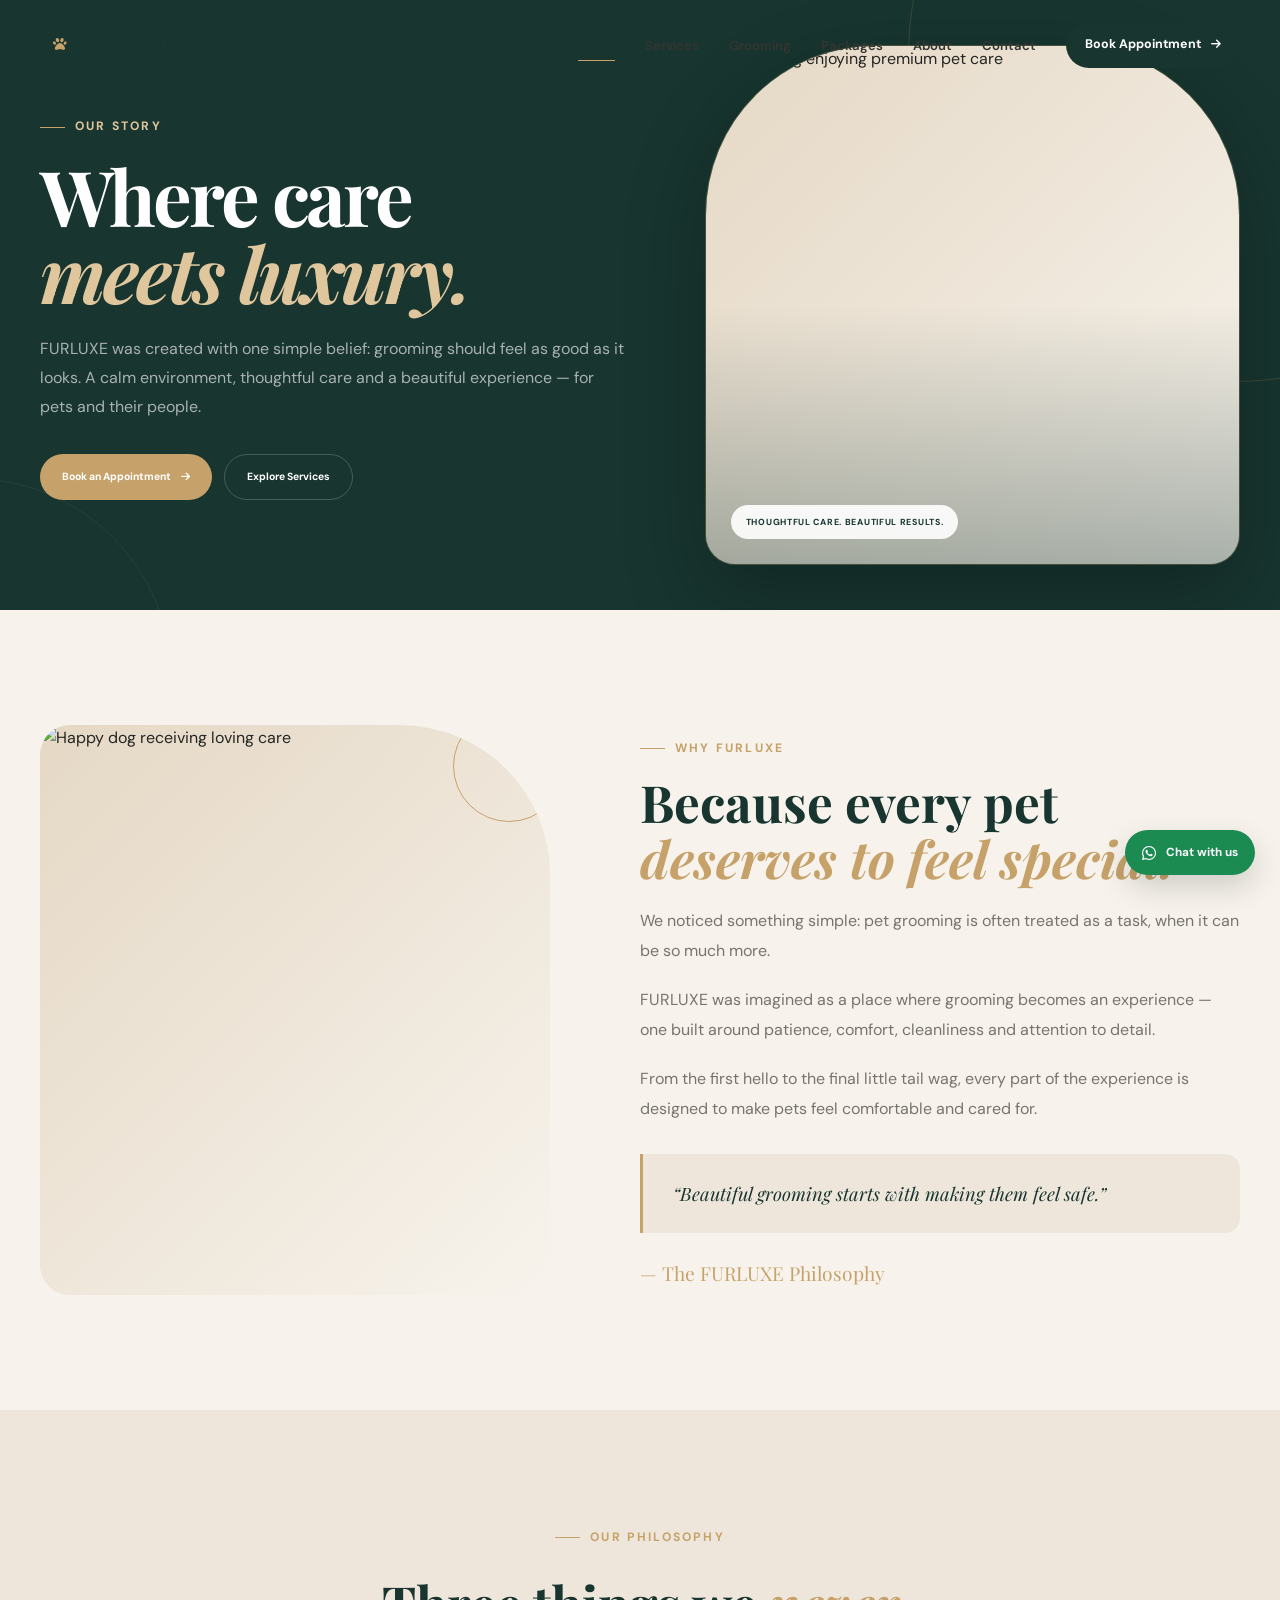
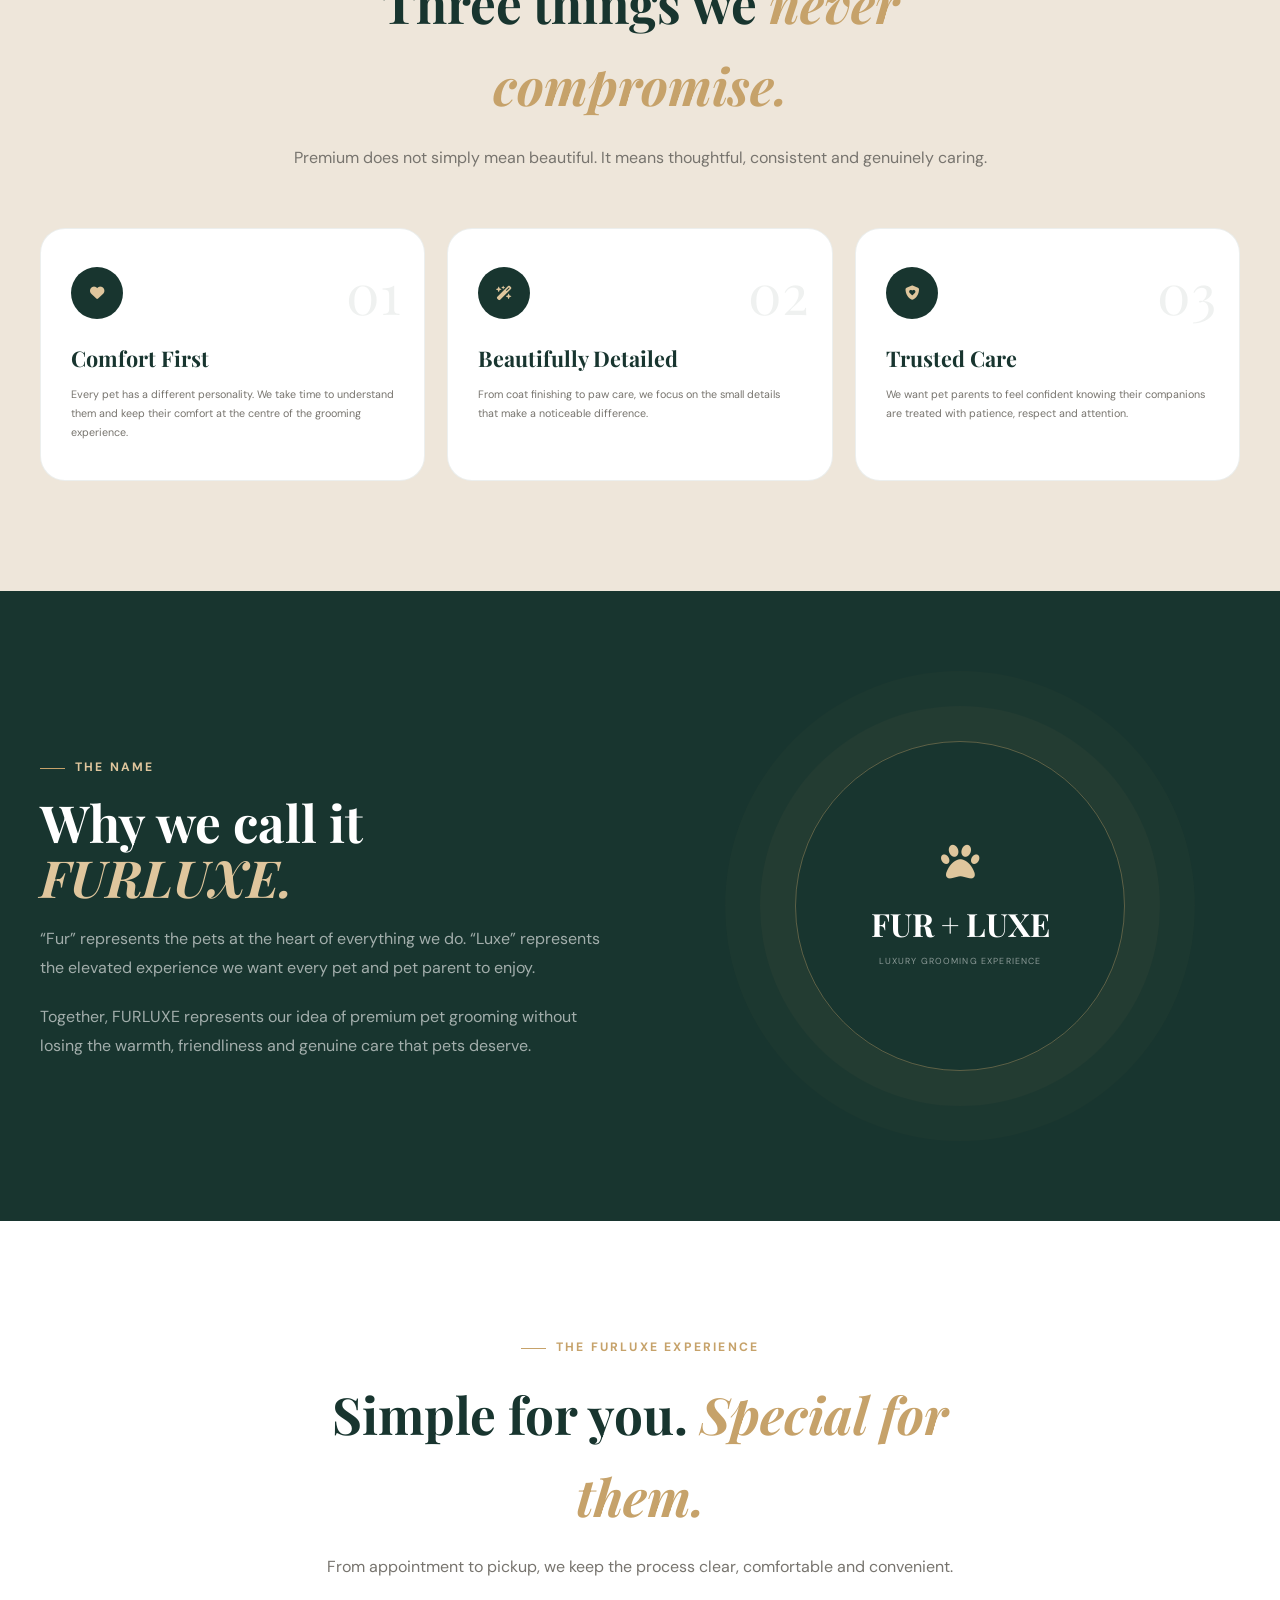
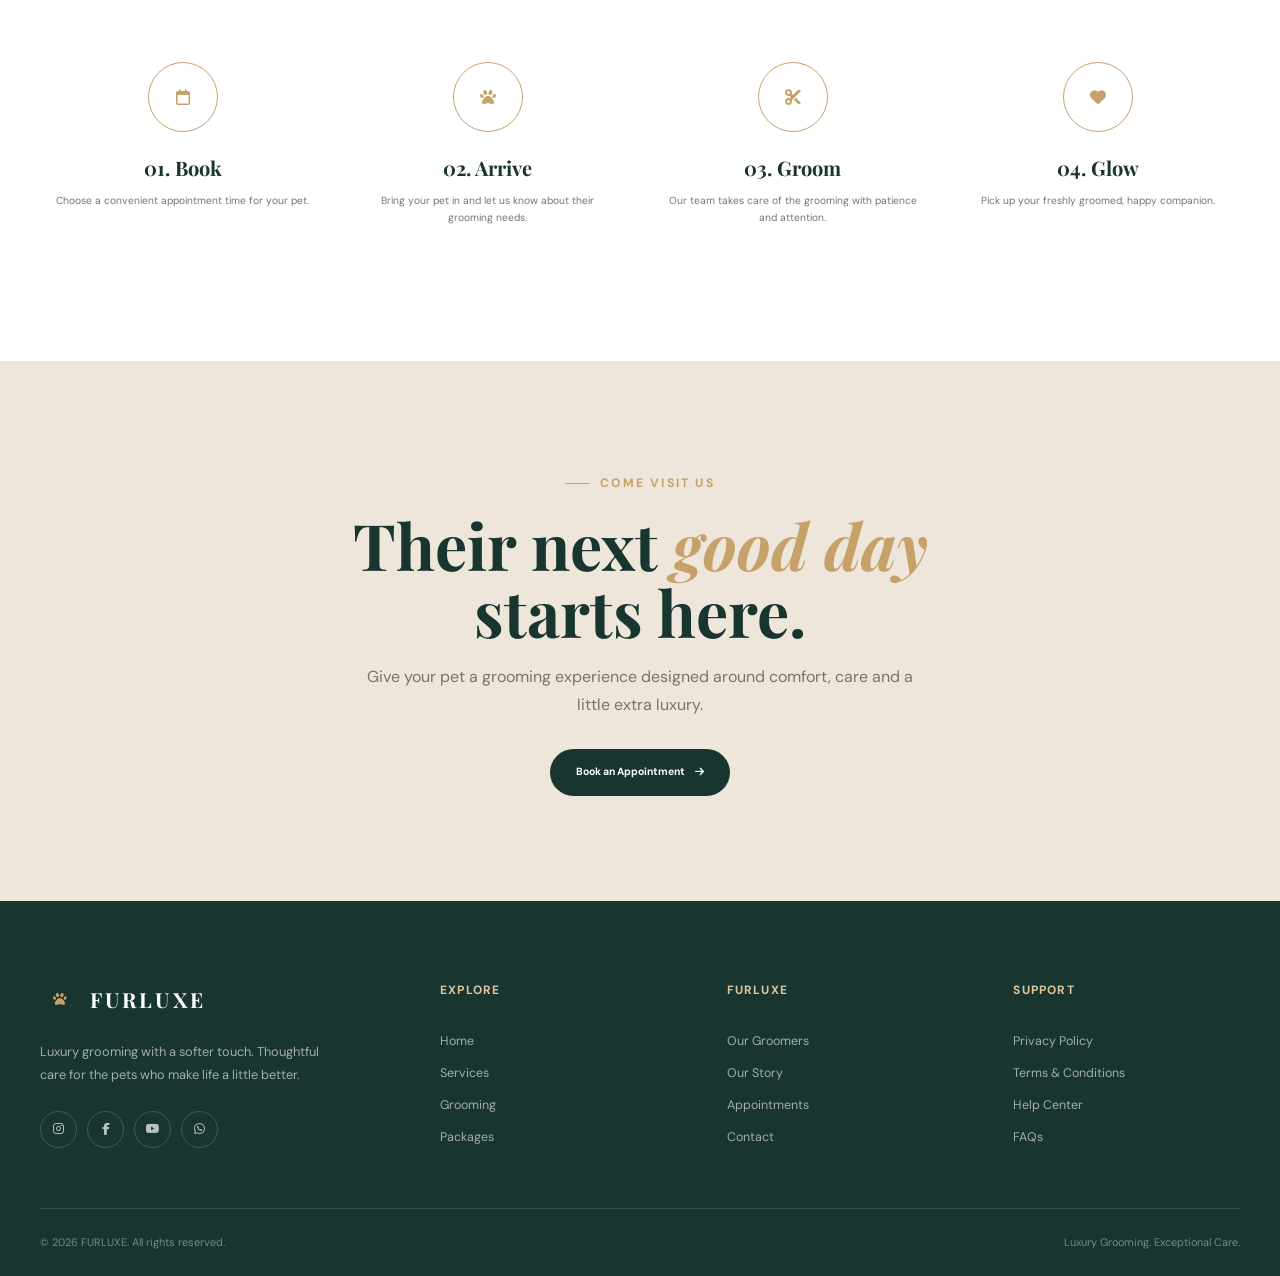
<file: about.html>
<!DOCTYPE html>
<html lang="en">

<head>

  <meta charset="UTF-8">

  <meta name="viewport" content="width=device-width, initial-scale=1.0">

  <meta name="description"
    content="Discover the FURLUXE story — premium pet grooming built around comfort, care and exceptional attention to detail.">

  <title>Our Story | FURLUXE</title>


  <!-- Google Fonts -->
  <link rel="preconnect" href="https://fonts.googleapis.com">

  <link rel="preconnect" href="https://fonts.gstatic.com" crossorigin>

  <link
    href="https://fonts.googleapis.com/css2?family=DM+Sans:wght@400;500;600;700&family=Playfair+Display:ital,wght@0,400;0,500;0,600;0,700;1,400&display=swap"
    rel="stylesheet">


  <!-- Font Awesome -->
  <link rel="stylesheet" href="https://cdnjs.cloudflare.com/ajax/libs/font-awesome/6.5.2/css/all.min.css">


  <!-- Main CSS -->
  <link rel="stylesheet" href="css/style.css">


  <style>
    /* =====================================================
           ABOUT PAGE
        ====================================================== */

    .about-page {
      background: var(--ivory);
    }


    /* =====================================================
           HERO
        ====================================================== */

    .about-hero {
      position: relative;

      min-height: 610px;

      display: flex;
      align-items: center;

      overflow: hidden;

      background: var(--forest);
    }


    .about-hero::before {
      content: "";

      position: absolute;

      width: 650px;
      height: 650px;

      right: -280px;
      top: -270px;

      border:
        1px solid rgba(198, 162, 106, 0.18);

      border-radius: 50%;
    }


    .about-hero::after {
      content: "";

      position: absolute;

      width: 400px;
      height: 400px;

      left: -230px;
      bottom: -270px;

      border:
        1px solid rgba(255, 255, 255, 0.06);

      border-radius: 50%;
    }


    .about-hero-grid {
      position: relative;

      z-index: 2;

      display: grid;

      grid-template-columns:
        1fr 0.9fr;

      gap: 70px;

      align-items: center;
    }


    .about-hero-content {
      max-width: 650px;
    }


    .about-hero .section-tag {
      color: var(--gold-light);
    }


    .about-hero h1 {
      margin-top: 20px;

      color: var(--white);

      font-family:
        "Playfair Display",
        serif;

      font-size:
        clamp(3rem, 6vw, 5.5rem);

      line-height: 1;

      letter-spacing: -0.04em;
    }


    .about-hero h1 span {
      display: block;

      color: var(--gold-light);

      font-style: italic;
    }


    .about-hero p {
      max-width: 590px;

      margin-top: 25px;

      color:
        rgba(255, 255, 255, 0.62);

      line-height: 1.8;
    }


    .about-hero-buttons {
      display: flex;

      flex-wrap: wrap;

      gap: 12px;

      margin-top: 32px;
    }


    .about-primary-btn,
    .about-secondary-btn {
      display: inline-flex;

      align-items: center;

      gap: 10px;

      padding: 14px 22px;

      border-radius: 50px;

      text-decoration: none;

      font-size: 0.65rem;

      font-weight: 700;

      transition:
        transform 0.3s ease,
        background 0.3s ease;
    }


    .about-primary-btn {
      background: var(--gold);

      color: var(--white);
    }


    .about-primary-btn:hover {
      transform: translateY(-3px);

      background:
        var(--gold-light);
    }


    .about-secondary-btn {
      border:
        1px solid rgba(255, 255, 255, 0.2);

      color: var(--white);
    }


    .about-secondary-btn:hover {
      transform: translateY(-3px);

      background:
        rgba(255, 255, 255, 0.08);
    }


    /* =====================================================
           HERO IMAGE
        ====================================================== */

    .about-hero-image {
      position: relative;

      height: 520px;

      border-radius: 170px 170px 30px 30px;

      overflow: hidden;

      border:
        1px solid rgba(198, 162, 106, 0.25);

      box-shadow:
        0 30px 80px rgba(0, 0, 0, 0.25);

      animation:
        heroFloat 5s ease-in-out infinite;
    }


    .about-hero-image img {
      width: 100%;
      height: 100%;

      object-fit: cover;
    }


    .about-hero-image::after {
      content: "";

      position: absolute;

      inset: 0;

      background:
        linear-gradient(to top,
          rgba(24, 53, 47, 0.35),
          transparent 50%);
    }


    @keyframes heroFloat {

      0%,
      100% {
        transform: translateY(0);
      }

      50% {
        transform: translateY(-10px);
      }

    }


    .hero-image-label {
      position: absolute;

      z-index: 2;

      left: 25px;
      bottom: 25px;

      padding: 10px 15px;

      border-radius: 50px;

      background:
        rgba(255, 255, 255, 0.9);

      color: var(--forest);

      font-size: 0.55rem;

      font-weight: 700;

      letter-spacing: 0.08em;

      text-transform: uppercase;
    }


    /* =====================================================
           STORY
        ====================================================== */

    .story-section {
      padding: 115px 0;
    }


    .story-grid {
      display: grid;

      grid-template-columns:
        0.85fr 1fr;

      gap: 90px;

      align-items: center;
    }


    .story-image {
      position: relative;

      height: 570px;

      border-radius:
        30px 150px 30px 30px;

      overflow: hidden;
    }


    .story-image img {
      width: 100%;
      height: 100%;

      object-fit: cover;

      transition:
        transform 0.8s ease;
    }


    .story-image:hover img {
      transform: scale(1.04);
    }


    .story-image::before {
      content: "";

      position: absolute;

      z-index: 2;

      width: 110px;
      height: 110px;

      top: -15px;
      right: -15px;

      border:
        1px solid var(--gold);

      border-radius: 50%;
    }


    .story-content .section-tag {
      color: var(--gold);
    }


    .story-content h2 {
      margin-top: 17px;

      color: var(--forest);

      font-family:
        "Playfair Display",
        serif;

      font-size:
        clamp(2.4rem, 4vw, 3.7rem);

      line-height: 1.08;
    }


    .story-content h2 span {
      color: var(--gold);

      font-style: italic;
    }


    .story-content p {
      margin-top: 20px;

      color: var(--muted);

      line-height: 1.85;
    }


    .story-quote {
      position: relative;

      margin-top: 30px;

      padding: 25px 25px 25px 30px;

      border-left:
        3px solid var(--gold);

      background:
        var(--beige-light);

      border-radius:
        0 15px 15px 0;
    }


    .story-quote p {
      margin: 0;

      color: var(--forest);

      font-family:
        "Playfair Display",
        serif;

      font-size: 1.15rem;

      font-style: italic;

      line-height: 1.6;
    }


    .story-signature {
      margin-top: 25px;

      color: var(--gold);

      font-family:
        "Playfair Display",
        serif;

      font-size: 1.2rem;
    }


    /* =====================================================
           BRAND PHILOSOPHY
        ====================================================== */

    .philosophy-section {
      padding: 110px 0;

      background: var(--beige-light);
    }


    .philosophy-header {
      max-width: 720px;

      margin: 0 auto 55px;

      text-align: center;
    }


    .philosophy-header h2 {
      margin-top: 16px;

      color: var(--forest);

      font-family:
        "Playfair Display",
        serif;

      font-size:
        clamp(2.3rem, 4vw, 3.5rem);
    }


    .philosophy-header h2 span {
      color: var(--gold);

      font-style: italic;
    }


    .philosophy-header p {
      margin-top: 17px;

      color: var(--muted);

      line-height: 1.8;
    }


    .philosophy-grid {
      display: grid;

      grid-template-columns:
        repeat(3, 1fr);

      gap: 22px;
    }


    .philosophy-card {
      position: relative;

      padding: 38px 30px;

      border:
        1px solid rgba(24, 53, 47, 0.08);

      border-radius: 25px;

      background: var(--white);

      overflow: hidden;

      transition:
        transform 0.35s ease,
        box-shadow 0.35s ease;
    }


    .philosophy-card:hover {
      transform:
        translateY(-8px);

      box-shadow:
        0 25px 55px rgba(24, 53, 47, 0.09);
    }


    .philosophy-number {
      position: absolute;

      top: 18px;
      right: 23px;

      color:
        rgba(24, 53, 47, 0.07);

      font-family:
        "Playfair Display",
        serif;

      font-size: 3.5rem;
    }


    .philosophy-icon {
      width: 52px;
      height: 52px;

      display: grid;
      place-items: center;

      border-radius: 50%;

      background: var(--forest);

      color: var(--gold-light);

      font-size: 0.9rem;
    }


    .philosophy-card h3 {
      margin-top: 22px;

      color: var(--forest);

      font-family:
        "Playfair Display",
        serif;

      font-size: 1.35rem;
    }


    .philosophy-card p {
      margin-top: 10px;

      color: var(--muted);

      font-size: 0.67rem;

      line-height: 1.75;
    }


    /* =====================================================
           FURLUXE MEANING
        ====================================================== */

    .meaning-section {
      padding: 115px 0;

      background: var(--forest);

      overflow: hidden;
    }


    .meaning-grid {
      display: grid;

      grid-template-columns:
        1fr 1fr;

      gap: 80px;

      align-items: center;
    }


    .meaning-content .section-tag {
      color: var(--gold-light);
    }


    .meaning-content h2 {
      margin-top: 17px;

      color: var(--white);

      font-family:
        "Playfair Display",
        serif;

      font-size:
        clamp(2.4rem, 4vw, 3.8rem);

      line-height: 1.08;
    }


    .meaning-content h2 span {
      color: var(--gold-light);

      font-style: italic;
    }


    .meaning-content p {
      margin-top: 20px;

      color:
        rgba(255, 255, 255, 0.6);

      line-height: 1.8;
    }


    .meaning-visual {
      position: relative;

      min-height: 400px;

      display: grid;

      place-items: center;
    }


    .meaning-circle {
      width: 330px;
      height: 330px;

      display: flex;

      flex-direction: column;

      align-items: center;

      justify-content: center;

      border:
        1px solid rgba(198, 162, 106, 0.4);

      border-radius: 50%;

      box-shadow:
        0 0 0 35px rgba(198, 162, 106, 0.04),
        0 0 0 70px rgba(198, 162, 106, 0.025);

      animation:
        slowPulse 5s ease-in-out infinite;
    }


    .meaning-circle i {
      color: var(--gold-light);

      font-size: 2.4rem;
    }


    .meaning-circle strong {
      margin-top: 17px;

      color: var(--white);

      font-family:
        "Playfair Display",
        serif;

      font-size: 2rem;
    }


    .meaning-circle span {
      margin-top: 5px;

      color:
        rgba(255, 255, 255, 0.5);

      font-size: 0.55rem;

      letter-spacing: 0.13em;

      text-transform: uppercase;
    }


    @keyframes slowPulse {

      0%,
      100% {
        transform: scale(1);
      }

      50% {
        transform: scale(1.025);
      }

    }


    /* =====================================================
           EXPERIENCE
        ====================================================== */

    .experience-section {
      padding: 110px 0;
    }


    .experience-header {
      max-width: 700px;

      margin: 0 auto 55px;

      text-align: center;
    }


    .experience-header h2 {
      margin-top: 16px;

      color: var(--forest);

      font-family:
        "Playfair Display",
        serif;

      font-size:
        clamp(2.3rem, 4vw, 3.5rem);
    }


    .experience-header h2 span {
      color: var(--gold);

      font-style: italic;
    }


    .experience-header p {
      margin-top: 15px;

      color: var(--muted);

      line-height: 1.8;
    }


    .experience-steps {
      display: grid;

      grid-template-columns:
        repeat(4, 1fr);

      gap: 20px;
    }


    .experience-step {
      text-align: center;

      padding: 25px 15px;
    }


    .step-icon {
      width: 70px;
      height: 70px;

      margin: auto;

      display: grid;
      place-items: center;

      border:
        1px solid var(--gold);

      border-radius: 50%;

      color: var(--gold);

      font-size: 1rem;

      transition:
        background 0.3s ease,
        color 0.3s ease,
        transform 0.3s ease;
    }


    .experience-step:hover .step-icon {
      background: var(--forest);

      color: var(--gold-light);

      transform:
        translateY(-6px);
    }


    .experience-step h3 {
      margin-top: 20px;

      color: var(--forest);

      font-family:
        "Playfair Display",
        serif;

      font-size: 1.25rem;
    }


    .experience-step p {
      margin-top: 8px;

      color: var(--muted);

      font-size: 0.64rem;

      line-height: 1.7;
    }


    /* =====================================================
           CTA
        ====================================================== */

    .about-cta {
      padding: 105px 0;

      background: var(--beige-light);

      text-align: center;
    }


    .about-cta-content {
      max-width: 700px;

      margin: auto;
    }


    .about-cta h2 {
      margin-top: 17px;

      color: var(--forest);

      font-family:
        "Playfair Display",
        serif;

      font-size:
        clamp(2.4rem, 5vw, 4rem);

      line-height: 1.05;
    }


    .about-cta h2 span {
      color: var(--gold);

      font-style: italic;
    }


    .about-cta p {
      max-width: 570px;

      margin: 18px auto 30px;

      color: var(--muted);

      line-height: 1.75;
    }


    .about-cta-button {
      display: inline-flex;

      align-items: center;

      gap: 10px;

      padding: 15px 26px;

      border-radius: 50px;

      background: var(--forest);

      color: var(--white);

      text-decoration: none;

      font-size: 0.65rem;

      font-weight: 700;

      transition:
        transform 0.3s ease,
        background 0.3s ease;
    }


    .about-cta-button:hover {
      transform:
        translateY(-3px);

      background: var(--gold);
    }


    /* =====================================================
           RESPONSIVE
        ====================================================== */

    @media (max-width: 950px) {

      .about-hero-grid {
        grid-template-columns: 1fr;

        gap: 45px;
      }


      .about-hero {
        padding:
          90px 0;
      }


      .about-hero-image {
        max-width: 560px;

        width: 100%;

        margin: auto;
      }


      .story-grid {
        grid-template-columns: 1fr;

        gap: 55px;
      }


      .story-image {
        max-width: 600px;

        width: 100%;

        margin: auto;
      }


      .meaning-grid {
        grid-template-columns: 1fr;

        gap: 50px;
      }


      .philosophy-grid {
        grid-template-columns:
          repeat(2, 1fr);
      }


      .experience-steps {
        grid-template-columns:
          repeat(2, 1fr);
      }

    }


    @media (max-width: 650px) {

      .about-hero {
        padding:
          75px 0;
      }


      .about-hero-image {
        height: 430px;

        border-radius:
          100px 100px 25px 25px;
      }


      .story-section,
      .philosophy-section,
      .meaning-section,
      .experience-section {
        padding: 75px 0;
      }


      .story-image {
        height: 450px;

        border-radius:
          25px 100px 25px 25px;
      }


      .philosophy-grid {
        grid-template-columns: 1fr;
      }


      .experience-steps {
        grid-template-columns: 1fr;
      }


      .meaning-circle {
        width: 270px;
        height: 270px;
      }


      .about-hero-buttons {
        flex-direction: column;

        align-items: flex-start;
      }

    }
  </style>

</head>


<body class="about-page">


  <!-- =====================================================
         PAGE LOADER
    ====================================================== -->

  <div class="page-loader">

    <div class="loader-content">

      <div class="loader-paw">
        <i class="fa-solid fa-paw"></i>
      </div>

      <h2>FURLUXE</h2>

      <p>
        Luxury Grooming. Exceptional Care.
      </p>

    </div>

  </div>


  <!-- =====================================================
         NAVBAR
    ====================================================== -->

  <header class="header">

    <nav class="navbar">


      <a href="index.html" class="logo">

        <span class="logo-mark">
          <i class="fa-solid fa-paw"></i>
        </span>

        <span class="logo-text">
          FURLUXE
        </span>

      </a>


      <ul class="nav-links" id="navLinks">

        <li>
          <a href="index.html" class="active">
            Home
          </a>
        </li>

        <li>
          <a href="services.html">
            Services
          </a>
        </li>

        <li>
          <a href="grooming.html">
            Grooming
          </a>
        </li>

        <li>
          <a href="packages.html">
            Packages
          </a>
        </li>

        <li>
          <a href="about.html">
            About
          </a>
        </li>

        <li>
          <a href="contact.html">
            Contact
          </a>
        </li>

      </ul>


      <a href="appointment.html" class="nav-book-btn">

        Book Appointment

        <i class="fa-solid fa-arrow-right"></i>

      </a>


      <button class="menu-toggle" aria-label="Open navigation menu">

        <span></span>
        <span></span>
        <span></span>

      </button>

    </nav>

  </header>


  <main>


    <!-- =================================================
             HERO
        ================================================== -->

    <section class="about-hero">

      <div class="container">

        <div class="about-hero-grid">


          <div class="about-hero-content reveal">

            <div class="section-tag">
              OUR STORY
            </div>


            <h1>
              Where care
              <span>meets luxury.</span>
            </h1>


            <p>
              FURLUXE was created with one simple
              belief: grooming should feel as good
              as it looks. A calm environment,
              thoughtful care and a beautiful
              experience — for pets and their people.
            </p>


            <div class="about-hero-buttons">

              <a href="appointment.html" class="about-primary-btn">

                Book an Appointment

                <i class="fa-solid fa-arrow-right"></i>

              </a>


              <a href="services.html" class="about-secondary-btn">

                Explore Services

              </a>

            </div>

          </div>


          <div class="about-hero-image reveal">

            <img
              src="https://img.magnific.com/free-photo/adorable-portrait-pets-surrounded-by-flowers_23-2151850027.jpg?semt=ais_hybrid&w=740&q=80"
              alt="Happy dog enjoying premium pet care" loading="lazy">


            <div class="hero-image-label">
              Thoughtful care. Beautiful results.
            </div>

          </div>


        </div>

      </div>

    </section>


    <!-- =================================================
             STORY
        ================================================== -->

    <section class="story-section">

      <div class="container">

        <div class="story-grid">


          <div class="story-image reveal">

            <img
              src="https://images.unsplash.com/photo-1599194921977-f89d8bd0eefb?w=1000&auto=format&fit=crop&q=60&ixlib=rb-4.1.0&ixid=M3wxMjA3fDB8MHxzZWFyY2h8OHx8Y2F0JTIwYW5kJTIwZG9nfGVufDB8fDB8fHww"
              alt="Happy dog receiving loving care" loading="lazy">

          </div>


          <div class="story-content reveal">

            <div class="section-tag">
              WHY FURLUXE
            </div>


            <h2>
              Because every pet
              <span>deserves to feel special.</span>
            </h2>


            <p>
              We noticed something simple: pet
              grooming is often treated as a task,
              when it can be so much more.
            </p>


            <p>
              FURLUXE was imagined as a place where
              grooming becomes an experience —
              one built around patience, comfort,
              cleanliness and attention to detail.
            </p>


            <p>
              From the first hello to the final
              little tail wag, every part of the
              experience is designed to make pets
              feel comfortable and cared for.
            </p>


            <div class="story-quote">

              <p>
                “Beautiful grooming starts with
                making them feel safe.”
              </p>

            </div>


            <div class="story-signature">
              — The FURLUXE Philosophy
            </div>

          </div>


        </div>

      </div>

    </section>


    <!-- =================================================
             PHILOSOPHY
        ================================================== -->

    <section class="philosophy-section">

      <div class="container">


        <div class="philosophy-header reveal">

          <div class="section-tag">
            OUR PHILOSOPHY
          </div>


          <h2>
            Three things we
            <span>never compromise.</span>
          </h2>


          <p>
            Premium does not simply mean beautiful.
            It means thoughtful, consistent and
            genuinely caring.
          </p>

        </div>


        <div class="philosophy-grid">


          <article class="philosophy-card reveal">

            <span class="philosophy-number">
              01
            </span>


            <div class="philosophy-icon">

              <i class="fa-solid fa-heart"></i>

            </div>


            <h3>
              Comfort First
            </h3>


            <p>
              Every pet has a different personality.
              We take time to understand them and
              keep their comfort at the centre of
              the grooming experience.
            </p>

          </article>


          <article class="philosophy-card reveal">

            <span class="philosophy-number">
              02
            </span>


            <div class="philosophy-icon">

              <i class="fa-solid fa-wand-magic-sparkles"></i>

            </div>


            <h3>
              Beautifully Detailed
            </h3>


            <p>
              From coat finishing to paw care, we
              focus on the small details that make
              a noticeable difference.
            </p>

          </article>


          <article class="philosophy-card reveal">

            <span class="philosophy-number">
              03
            </span>


            <div class="philosophy-icon">

              <i class="fa-solid fa-shield-heart"></i>

            </div>


            <h3>
              Trusted Care
            </h3>


            <p>
              We want pet parents to feel confident
              knowing their companions are treated
              with patience, respect and attention.
            </p>

          </article>


        </div>

      </div>

    </section>


    <!-- =================================================
             MEANING
        ================================================== -->

    <section class="meaning-section">

      <div class="container">

        <div class="meaning-grid">


          <div class="meaning-content reveal">

            <div class="section-tag">
              THE NAME
            </div>


            <h2>
              Why we call it
              <span>FURLUXE.</span>
            </h2>


            <p>
              “Fur” represents the pets at the heart
              of everything we do. “Luxe” represents
              the elevated experience we want every
              pet and pet parent to enjoy.
            </p>


            <p>
              Together, FURLUXE represents our idea
              of premium pet grooming without
              losing the warmth, friendliness and
              genuine care that pets deserve.
            </p>

          </div>


          <div class="meaning-visual reveal">

            <div class="meaning-circle">

              <i class="fa-solid fa-paw"></i>

              <strong>
                FUR + LUXE
              </strong>

              <span>
                Luxury Grooming Experience
              </span>

            </div>

          </div>


        </div>

      </div>

    </section>


    <!-- =================================================
             EXPERIENCE
        ================================================== -->

    <section class="experience-section">

      <div class="container">


        <div class="experience-header reveal">

          <div class="section-tag">
            THE FURLUXE EXPERIENCE
          </div>


          <h2>
            Simple for you.
            <span>Special for them.</span>
          </h2>


          <p>
            From appointment to pickup, we keep the
            process clear, comfortable and convenient.
          </p>

        </div>


        <div class="experience-steps">


          <div class="experience-step reveal">

            <div class="step-icon">

              <i class="fa-regular fa-calendar"></i>

            </div>


            <h3>
              01. Book
            </h3>


            <p>
              Choose a convenient appointment time
              for your pet.
            </p>

          </div>


          <div class="experience-step reveal">

            <div class="step-icon">

              <i class="fa-solid fa-paw"></i>

            </div>


            <h3>
              02. Arrive
            </h3>


            <p>
              Bring your pet in and let us know
              about their grooming needs.
            </p>

          </div>


          <div class="experience-step reveal">

            <div class="step-icon">

              <i class="fa-solid fa-scissors"></i>

            </div>


            <h3>
              03. Groom
            </h3>


            <p>
              Our team takes care of the grooming
              with patience and attention.
            </p>

          </div>


          <div class="experience-step reveal">

            <div class="step-icon">

              <i class="fa-solid fa-heart"></i>

            </div>


            <h3>
              04. Glow
            </h3>


            <p>
              Pick up your freshly groomed,
              happy companion.
            </p>

          </div>


        </div>

      </div>

    </section>


    <!-- =================================================
             CTA
        ================================================== -->

    <section class="about-cta">

      <div class="container">

        <div class="about-cta-content reveal">

          <div class="section-tag">
            COME VISIT US
          </div>


          <h2>
            Their next
            <span>good day</span>
            starts here.
          </h2>


          <p>
            Give your pet a grooming experience
            designed around comfort, care and a
            little extra luxury.
          </p>


          <a href="appointment.html" class="about-cta-button">

            Book an Appointment

            <i class="fa-solid fa-arrow-right"></i>

          </a>

        </div>

      </div>

    </section>

  </main>


  <!-- =====================================================
         FOOTER
    ====================================================== -->

  <footer class="footer">

    <div class="container">

      <div class="footer-main">


        <div class="footer-brand">

          <a href="index.html" class="logo footer-logo">

            <span class="logo-mark">
              <i class="fa-solid fa-paw"></i>
            </span>

            <span class="logo-text">
              FURLUXE
            </span>

          </a>


          <p>
            Luxury grooming with a softer touch.
            Thoughtful care for the pets who make
            life a little better.
          </p>


          <div class="social-links">

            <a href="#" aria-label="Instagram">

              <i class="fa-brands fa-instagram"></i>

            </a>


            <a href="#" aria-label="Facebook">

              <i class="fa-brands fa-facebook-f"></i>

            </a>


            <a href="#" aria-label="YouTube">

              <i class="fa-brands fa-youtube"></i>

            </a>


            <a href="#" aria-label="WhatsApp">

              <i class="fa-brands fa-whatsapp"></i>

            </a>

          </div>

        </div>


        <div class="footer-column">

          <h4>
            Explore
          </h4>

          <a href="index.html">
            Home
          </a>

          <a href="services.html">
            Services
          </a>

          <a href="grooming.html">
            Grooming
          </a>

          <a href="packages.html">
            Packages
          </a>

        </div>


        <div class="footer-column">

          <h4>
            FURLUXE
          </h4>

          <a href="team.html">
            Our Groomers
          </a>

          <a href="about.html">
            Our Story
          </a>

          <a href="appointment.html">
            Appointments
          </a>

          <a href="contact.html">
            Contact
          </a>

        </div>


        <div class="footer-column">

          <h4>
            Support
          </h4>

          <a href="privacy.html">
            Privacy Policy
          </a>

          <a href="terms.html">
            Terms & Conditions
          </a>

          <a href="help.html">
            Help Center
          </a>

          <a href="faq.html">
            FAQs
          </a>

        </div>


      </div>


      <div class="footer-bottom">

        <p>
          ©
          <span id="currentYear"></span>
          FURLUXE.
          All rights reserved.
        </p>


        <p>
          Luxury Grooming. Exceptional Care.
        </p>

      </div>

    </div>

  </footer>


  <!-- =====================================================
         WHATSAPP
    ====================================================== -->

  <a href="https://wa.me/919999999999?text=Hello%20FURLUXE%2C%20I%20would%20like%20to%20know%20more%20about%20your%20services."
    class="whatsapp-float" target="_blank" rel="noopener" aria-label="Chat with FURLUXE on WhatsApp">

    <i class="fa-brands fa-whatsapp"></i>

    <span>
      Chat with us
    </span>

  </a>


  <!-- =====================================================
         BACK TO TOP
    ====================================================== -->

  <button class="back-to-top" aria-label="Back to top">

    <i class="fa-solid fa-arrow-up"></i>

  </button>


  <!-- Main JavaScript -->
  <script src="js/script.js"></script>


  <!-- Page-specific year -->
  <script>

    document.addEventListener(
      "DOMContentLoaded",
      () => {

        const year =
          document.getElementById(
            "currentYear"
          );

        if (year) {

          year.textContent =
            new Date().getFullYear();

        }

      }
    );

  </script>

</body>

</html>
</file>
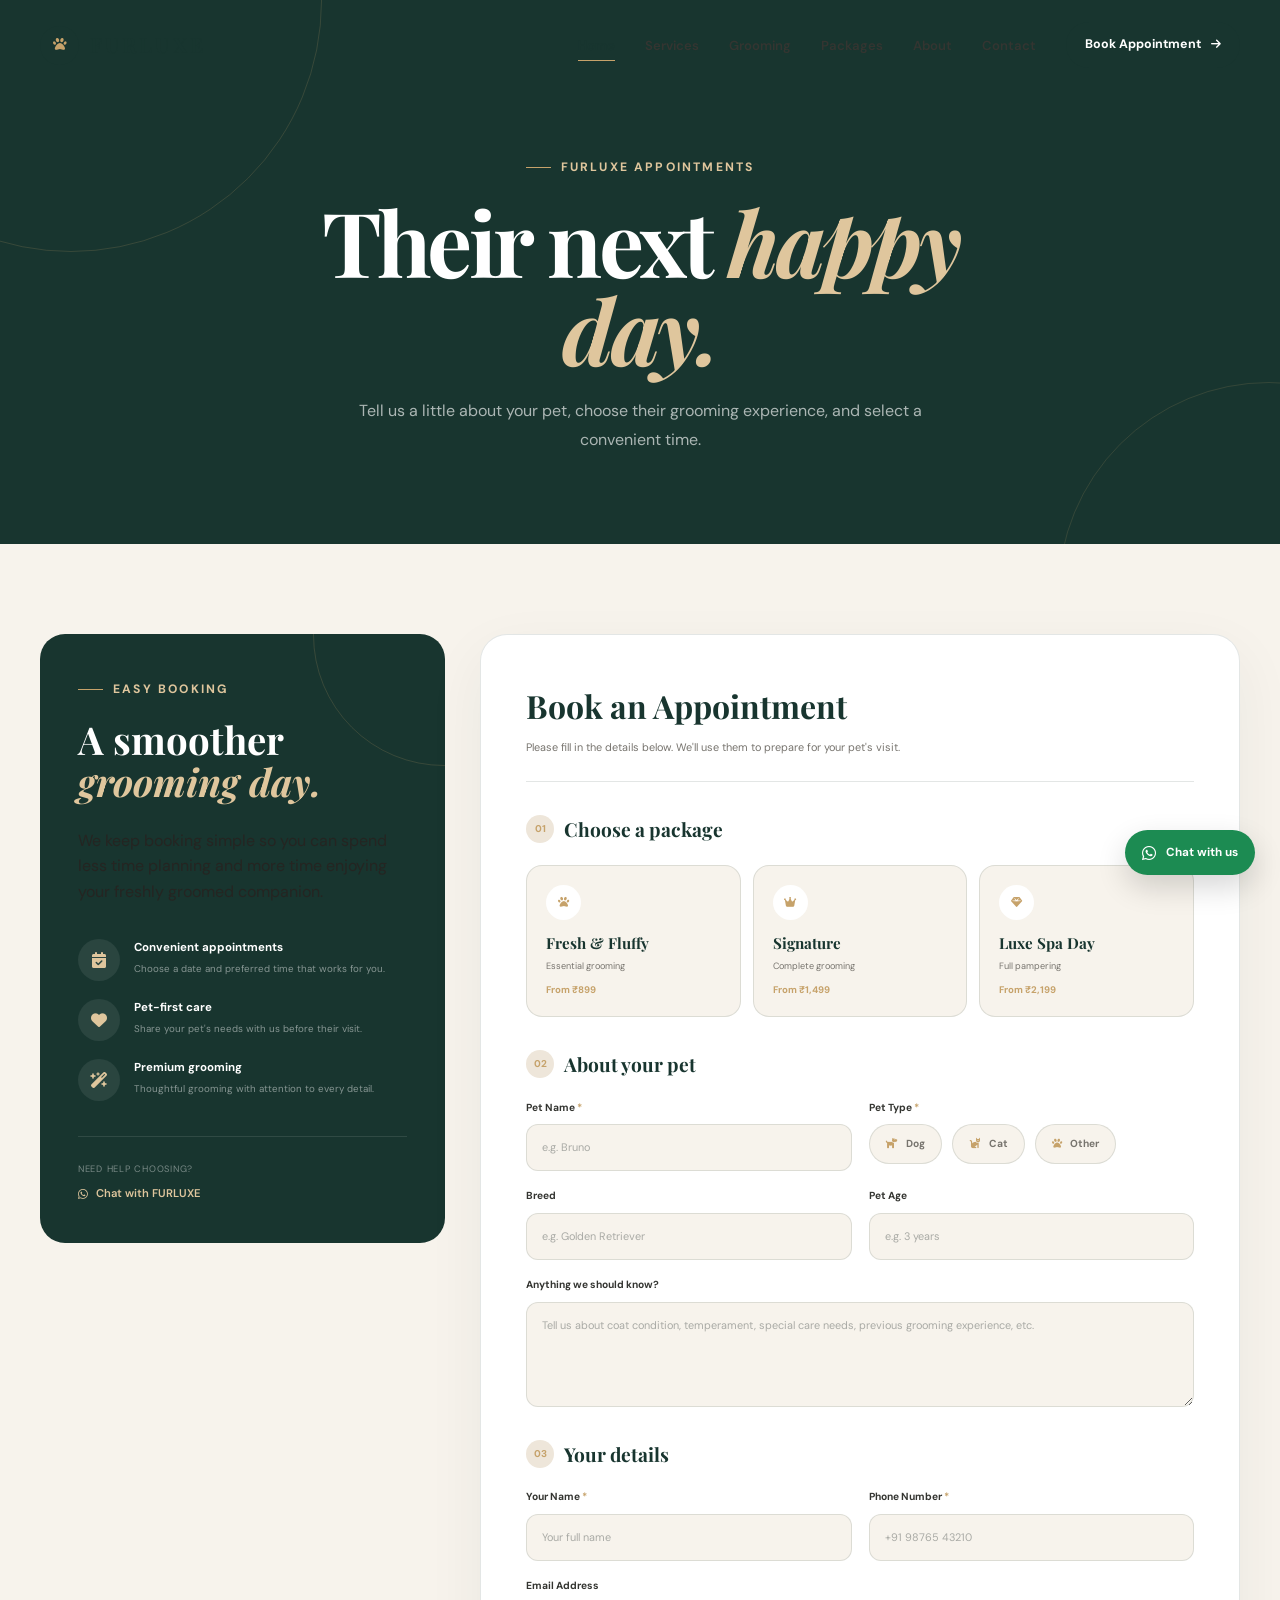
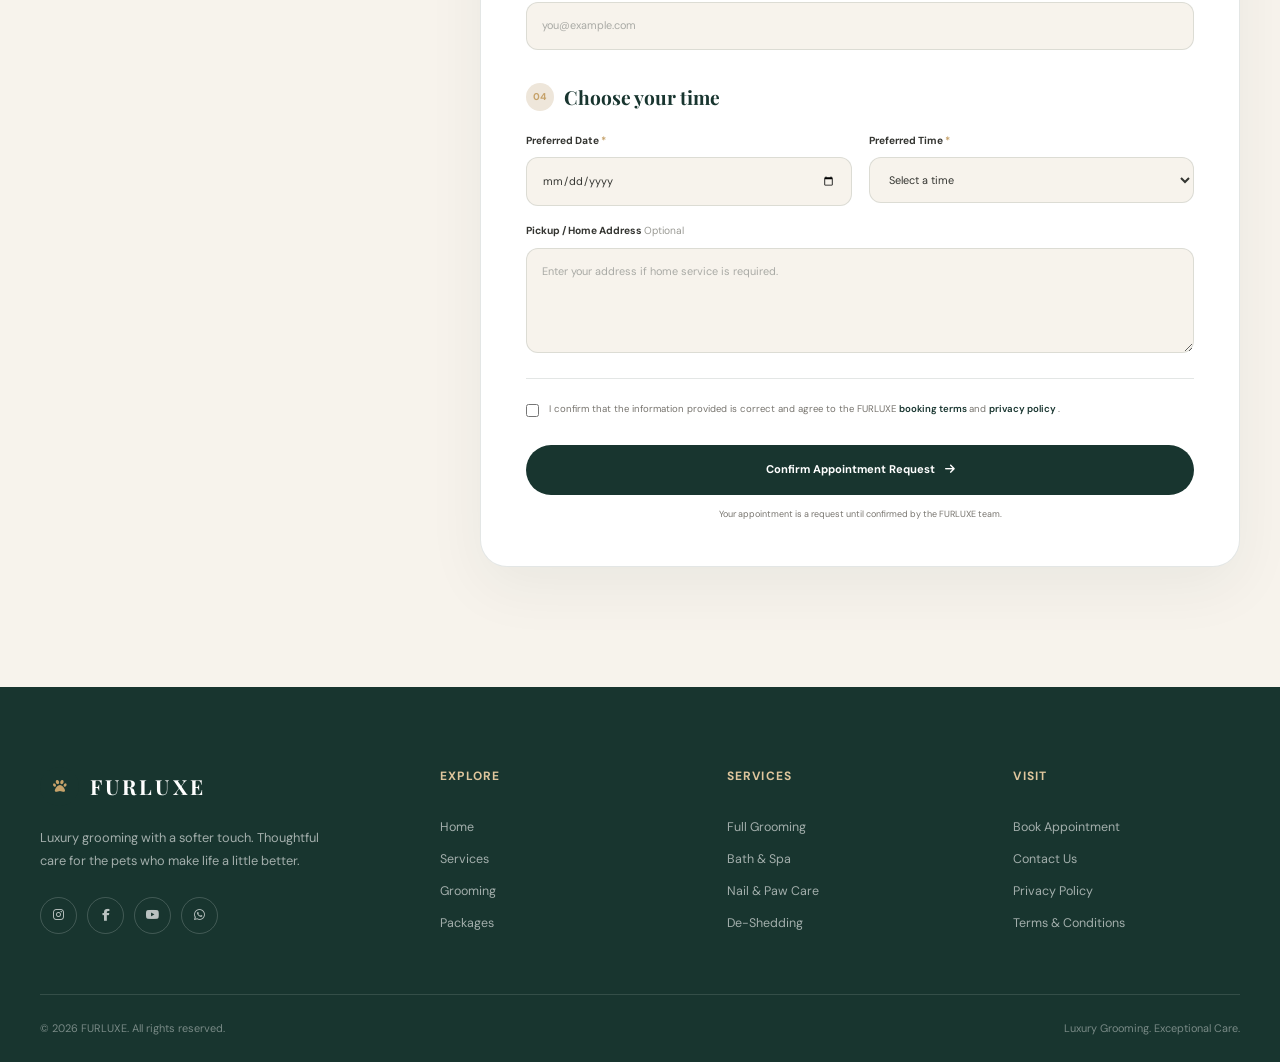
<file: appointment.html>
<!DOCTYPE html>
<html lang="en">

<head>

  <meta charset="UTF-8">

  <meta name="viewport" content="width=device-width, initial-scale=1.0">

  <meta name="description"
    content="Book your pet's grooming appointment with FURLUXE. Choose a grooming package, preferred date and time, and tell us about your pet.">

  <meta name="theme-color" content="#18352f">

  <title>
    Book Appointment | FURLUXE
  </title>


  <!-- =====================================================
         GOOGLE FONTS
    ====================================================== -->

  <link rel="preconnect" href="https://fonts.googleapis.com">

  <link rel="preconnect" href="https://fonts.gstatic.com" crossorigin>

  <link
    href="https://fonts.googleapis.com/css2?family=DM+Sans:wght@400;500;600;700&family=Playfair+Display:ital,wght@0,400;0,500;0,600;0,700;1,400;1,500&display=swap"
    rel="stylesheet">


  <!-- =====================================================
         FONT AWESOME
    ====================================================== -->

  <link rel="stylesheet" href="https://cdnjs.cloudflare.com/ajax/libs/font-awesome/6.5.2/css/all.min.css">


  <!-- =====================================================
         MAIN CSS
    ====================================================== -->

  <link rel="stylesheet" href="css/style.css">


  <style>
    /* =================================================
           APPOINTMENT PAGE
        ================================================= */

    .appointment-page {
      background: var(--ivory);
    }


    /* =================================================
           HERO
        ================================================= */

    .appointment-hero {
      position: relative;

      padding: 150px 0 90px;

      overflow: hidden;

      background: var(--forest);

      text-align: center;
    }


    .appointment-hero::before {
      content: "";

      position: absolute;

      width: 500px;
      height: 500px;

      top: -250px;
      left: -180px;

      border-radius: 50%;

      border:
        1px solid rgba(198, 162, 106, 0.18);
    }


    .appointment-hero::after {
      content: "";

      position: absolute;

      width: 420px;
      height: 420px;

      right: -200px;
      bottom: -260px;

      border-radius: 50%;

      border:
        1px solid rgba(198, 162, 106, 0.16);
    }


    .appointment-hero-content {
      position: relative;

      z-index: 2;

      max-width: 750px;

      margin: auto;
    }


    .appointment-hero .section-tag {
      color: var(--gold-light);
    }


    .appointment-hero h1 {
      margin-top: 20px;

      color: var(--white);

      font-family:
        "Playfair Display",
        serif;

      font-size:
        clamp(3rem, 7vw, 5.8rem);

      line-height: 0.98;

      letter-spacing: -0.04em;
    }


    .appointment-hero h1 span {
      color: var(--gold-light);

      font-style: italic;
    }


    .appointment-hero p {
      max-width: 590px;

      margin: 24px auto 0;

      color:
        rgba(255, 255, 255, 0.64);

      line-height: 1.8;
    }


    /* =================================================
           BOOKING AREA
        ================================================= */

    .booking-section {
      padding: 90px 0 120px;
    }


    .booking-layout {
      display: grid;

      grid-template-columns:
        0.8fr 1.5fr;

      gap: 35px;

      align-items: start;
    }


    /* =================================================
           LEFT INFO
        ================================================= */

    .booking-info {
      position: sticky;

      top: 110px;

      padding: 38px;

      border-radius: 25px;

      background: var(--forest);

      overflow: hidden;
    }


    .booking-info::before {
      content: "";

      position: absolute;

      width: 260px;
      height: 260px;

      right: -130px;
      top: -130px;

      border-radius: 50%;

      border:
        1px solid rgba(198, 162, 106, 0.18);
    }


    .booking-info-content {
      position: relative;

      z-index: 2;
    }


    .booking-info .section-tag {
      color: var(--gold-light);
    }


    .booking-info h2 {
      margin-top: 18px;

      color: var(--white);

      font-family:
        "Playfair Display",
        serif;

      font-size: 2.4rem;

      line-height: 1.1;
    }


    .booking-info h2 span {
      color: var(--gold-light);

      font-style: italic;
    }


    .booking-info>p {
      margin-top: 17px;

      color:
        rgba(255, 255, 255, 0.58);

      font-size: 0.72rem;

      line-height: 1.8;
    }


    .booking-benefits {
      display: flex;

      flex-direction: column;

      gap: 18px;

      margin-top: 35px;
    }


    .booking-benefit {
      display: flex;

      align-items: flex-start;

      gap: 14px;
    }


    .booking-benefit-icon {
      width: 42px;
      height: 42px;

      flex-shrink: 0;

      display: grid;
      place-items: center;

      border-radius: 50%;

      background:
        rgba(255, 255, 255, 0.08);

      color: var(--gold-light);
    }


    .booking-benefit h4 {
      color: var(--white);

      font-size: 0.72rem;
    }


    .booking-benefit p {
      margin-top: 4px;

      color:
        rgba(255, 255, 255, 0.48);

      font-size: 0.61rem;

      line-height: 1.5;
    }


    .booking-help {
      margin-top: 35px;

      padding-top: 25px;

      border-top:
        1px solid rgba(255, 255, 255, 0.1);
    }


    .booking-help span {
      display: block;

      color:
        rgba(255, 255, 255, 0.42);

      font-size: 0.58rem;

      text-transform: uppercase;

      letter-spacing: 0.08em;
    }


    .booking-help a {
      display: inline-flex;

      align-items: center;

      gap: 8px;

      margin-top: 8px;

      color: var(--gold-light);

      font-size: 0.7rem;

      font-weight: 600;

      text-decoration: none;
    }


    /* =================================================
           FORM CARD
        ================================================= */

    .booking-form-card {
      padding: 45px;

      border:
        1px solid var(--border);

      border-radius: 27px;

      background: var(--white);

      box-shadow:
        0 20px 60px rgba(24, 53, 47, 0.06);
    }


    .form-header {
      padding-bottom: 25px;

      border-bottom:
        1px solid var(--border);
    }


    .form-header h2 {
      color: var(--forest);

      font-family:
        "Playfair Display",
        serif;

      font-size: 2rem;
    }


    .form-header p {
      margin-top: 7px;

      color: var(--muted);

      font-size: 0.68rem;

      line-height: 1.6;
    }


    /* =================================================
           FORM SECTIONS
        ================================================= */

    .form-section {
      margin-top: 32px;
    }


    .form-section-title {
      display: flex;

      align-items: center;

      gap: 10px;

      margin-bottom: 20px;
    }


    .form-number {
      width: 28px;
      height: 28px;

      display: grid;
      place-items: center;

      border-radius: 50%;

      background: var(--beige-light);

      color: var(--gold);

      font-size: 0.62rem;

      font-weight: 700;
    }


    .form-section-title h3 {
      color: var(--forest);

      font-family:
        "Playfair Display",
        serif;

      font-size: 1.2rem;
    }


    .form-grid {
      display: grid;

      grid-template-columns:
        repeat(2, 1fr);

      gap: 17px;
    }


    .form-group {
      display: flex;

      flex-direction: column;

      gap: 8px;
    }


    .form-group.full {
      grid-column: 1 / -1;
    }


    .form-group label {
      color: var(--text);

      font-size: 0.64rem;

      font-weight: 700;
    }


    .required {
      color: var(--gold);
    }


    .form-group input,
    .form-group select,
    .form-group textarea {
      width: 100%;

      padding: 14px 15px;

      border:
        1px solid var(--border);

      border-radius: 12px;

      outline: none;

      background: var(--ivory);

      color: var(--text);

      font-family:
        "DM Sans",
        sans-serif;

      font-size: 0.68rem;

      transition:
        border-color 0.25s ease,
        box-shadow 0.25s ease,
        background 0.25s ease;
    }


    .form-group textarea {
      min-height: 105px;

      resize: vertical;
    }


    .form-group input:focus,
    .form-group select:focus,
    .form-group textarea:focus {
      border-color: var(--gold);

      background: var(--white);

      box-shadow:
        0 0 0 4px rgba(198, 162, 106, 0.09);
    }


    .form-group input::placeholder,
    .form-group textarea::placeholder {
      color: #a9aaa5;
    }


    /* =================================================
           PACKAGE OPTIONS
        ================================================= */

    .package-options {
      display: grid;

      grid-template-columns:
        repeat(3, 1fr);

      gap: 12px;
    }


    .package-option {
      position: relative;

      cursor: pointer;
    }


    .package-option input {
      position: absolute;

      opacity: 0;

      pointer-events: none;
    }


    .package-option-content {
      min-height: 125px;

      padding: 19px;

      border:
        1px solid var(--border);

      border-radius: 16px;

      background: var(--ivory);

      transition:
        border-color 0.25s ease,
        background 0.25s ease,
        transform 0.25s ease,
        box-shadow 0.25s ease;
    }


    .package-option:hover .package-option-content {
      transform: translateY(-3px);

      border-color:
        rgba(198, 162, 106, 0.45);
    }


    .package-option input:checked+.package-option-content {
      border-color: var(--gold);

      background:
        rgba(198, 162, 106, 0.08);

      box-shadow:
        0 8px 25px rgba(198, 162, 106, 0.1);
    }


    .package-option-icon {
      width: 35px;
      height: 35px;

      display: grid;
      place-items: center;

      border-radius: 50%;

      background: var(--white);

      color: var(--gold);

      font-size: 0.7rem;
    }


    .package-option h4 {
      margin-top: 11px;

      color: var(--forest);

      font-family:
        "Playfair Display",
        serif;

      font-size: 0.95rem;
    }


    .package-option p {
      margin-top: 4px;

      color: var(--muted);

      font-size: 0.57rem;
    }


    .package-option .price {
      display: block;

      margin-top: 8px;

      color: var(--gold);

      font-size: 0.6rem;

      font-weight: 700;
    }


    /* =================================================
           PET TYPE
        ================================================= */

    .pet-type-options {
      display: flex;

      flex-wrap: wrap;

      gap: 10px;
    }


    .pet-type {
      cursor: pointer;
    }


    .pet-type input {
      position: absolute;

      opacity: 0;
    }


    .pet-type-content {
      display: flex;

      align-items: center;

      gap: 8px;

      padding: 11px 16px;

      border:
        1px solid var(--border);

      border-radius: 50px;

      background: var(--ivory);

      color: var(--muted);

      font-size: 0.64rem;

      transition:
        all 0.25s ease;
    }


    .pet-type-content i {
      color: var(--gold);
    }


    .pet-type input:checked+.pet-type-content {
      border-color: var(--gold);

      background:
        rgba(198, 162, 106, 0.1);

      color: var(--forest);

      font-weight: 600;
    }


    /* =================================================
           CHECKBOX
        ================================================= */

    .consent-row {
      display: flex;

      align-items: flex-start;

      gap: 10px;

      margin-top: 25px;

      padding-top: 22px;

      border-top:
        1px solid var(--border);
    }


    .consent-row input {
      margin-top: 3px;

      accent-color: var(--gold);
    }


    .consent-row label {
      color: var(--muted);

      font-size: 0.6rem;

      line-height: 1.6;

      cursor: pointer;
    }


    .consent-row a {
      color: var(--forest);

      font-weight: 600;
    }


    /* =================================================
           SUBMIT
        ================================================= */

    .submit-area {
      margin-top: 28px;
    }


    .submit-btn {
      width: 100%;

      display: flex;

      align-items: center;

      justify-content: center;

      gap: 10px;

      padding: 16px 25px;

      border: none;

      border-radius: 50px;

      background: var(--forest);

      color: var(--white);

      cursor: pointer;

      font-family:
        "DM Sans",
        sans-serif;

      font-size: 0.7rem;

      font-weight: 700;

      transition:
        transform 0.25s ease,
        background 0.25s ease,
        box-shadow 0.25s ease;
    }


    .submit-btn:hover {
      transform: translateY(-3px);

      background: var(--gold);

      box-shadow:
        0 12px 30px rgba(198, 162, 106, 0.2);
    }


    .submit-btn i {
      transition:
        transform 0.25s ease;
    }


    .submit-btn:hover i {
      transform:
        translateX(4px);
    }


    .form-note {
      margin-top: 12px;

      color: var(--muted);

      font-size: 0.56rem;

      text-align: center;

      line-height: 1.6;
    }


    /* =================================================
           SUCCESS MESSAGE
        ================================================= */

    .booking-success {
      display: none;

      margin-top: 25px;

      padding: 20px;

      border:
        1px solid rgba(72, 150, 110, 0.25);

      border-radius: 15px;

      background:
        rgba(72, 150, 110, 0.06);

      text-align: center;
    }


    .booking-success.show {
      display: block;

      animation:
        successIn 0.5s ease both;
    }


    @keyframes successIn {

      from {
        opacity: 0;

        transform:
          translateY(10px);
      }

      to {
        opacity: 1;

        transform:
          translateY(0);
      }

    }


    .success-icon {
      width: 48px;
      height: 48px;

      display: grid;

      place-items: center;

      margin: 0 auto;

      border-radius: 50%;

      background: rgba(72, 150, 110, 0.1);

      color: #4f9b75;
    }


    .booking-success h3 {
      margin-top: 13px;

      color: var(--forest);

      font-family:
        "Playfair Display",
        serif;

      font-size: 1.35rem;
    }


    .booking-success p {
      margin-top: 6px;

      color: var(--muted);

      font-size: 0.63rem;

      line-height: 1.6;
    }


    /* =================================================
           MOBILE
        ================================================= */

    @media (max-width: 950px) {

      .booking-layout {
        grid-template-columns: 1fr;
      }


      .booking-info {
        position: relative;

        top: auto;
      }

    }


    @media (max-width: 700px) {

      .appointment-hero {
        padding:
          125px 0 70px;
      }


      .booking-section {
        padding:
          65px 0 80px;
      }


      .booking-form-card {
        padding: 28px 20px;
      }


      .booking-info {
        padding: 28px 22px;
      }


      .form-grid {
        grid-template-columns: 1fr;
      }


      .form-group.full {
        grid-column: auto;
      }


      .package-options {
        grid-template-columns: 1fr;
      }

    }
  </style>

</head>


<body class="appointment-page">


  <!-- =====================================================
         LOADER
    ====================================================== -->

  <div class="page-loader">

    <div class="loader-content">

      <div class="loader-paw">
        <i class="fa-solid fa-paw"></i>
      </div>

      <h2>
        FURLUXE
      </h2>

      <p>
        Luxury Grooming. Exceptional Care.
      </p>

    </div>

  </div>


  <!-- =====================================================
         HEADER
    ====================================================== -->

  <header class="header">

    <nav class="navbar">


      <a href="index.html" class="logo">

        <span class="logo-mark">
          <i class="fa-solid fa-paw"></i>
        </span>

        <span class="logo-text">
          FURLUXE
        </span>

      </a>


      <ul class="nav-links" id="navLinks">

        <li>
          <a href="index.html" class="active">
            Home
          </a>
        </li>

        <li>
          <a href="services.html">
            Services
          </a>
        </li>

        <li>
          <a href="grooming.html">
            Grooming
          </a>
        </li>

        <li>
          <a href="packages.html">
            Packages
          </a>
        </li>

        <li>
          <a href="about.html">
            About
          </a>
        </li>

        <li>
          <a href="contact.html">
            Contact
          </a>
        </li>

      </ul>


      <a href="appointment.html" class="nav-book-btn active">
        Book Appointment

        <i class="fa-solid fa-arrow-right"></i>

      </a>


      <button class="menu-toggle" aria-label="Open navigation menu">

        <span></span>
        <span></span>
        <span></span>

      </button>

    </nav>

  </header>


  <main>


    <!-- =================================================
             HERO
        ================================================== -->

    <section class="appointment-hero">

      <div class="container">

        <div class="appointment-hero-content reveal">

          <div class="section-tag">
            FURLUXE APPOINTMENTS
          </div>


          <h1>
            Their next
            <span>happy day.</span>
          </h1>


          <p>
            Tell us a little about your pet,
            choose their grooming experience,
            and select a convenient time.
          </p>

        </div>

      </div>

    </section>


    <!-- =================================================
             BOOKING SECTION
        ================================================== -->

    <section class="booking-section">

      <div class="container">

        <div class="booking-layout">


          <!-- =====================================
                         LEFT INFORMATION
                    ====================================== -->

          <aside class="booking-info reveal">

            <div class="booking-info-content">

              <div class="section-tag">
                EASY BOOKING
              </div>


              <h2>
                A smoother
                <span>grooming day.</span>
              </h2>
              <br>
              <p>
                We keep booking simple so you
                can spend less time planning
                and more time enjoying your
                freshly groomed companion.
              </p>


              <div class="booking-benefits">


                <div class="booking-benefit">

                  <div class="booking-benefit-icon">

                    <i class="fa-solid fa-calendar-check"></i>

                  </div>


                  <div>

                    <h4>
                      Convenient appointments
                    </h4>

                    <p>
                      Choose a date and
                      preferred time that
                      works for you.
                    </p>

                  </div>

                </div>


                <div class="booking-benefit">

                  <div class="booking-benefit-icon">

                    <i class="fa-solid fa-heart"></i>

                  </div>


                  <div>

                    <h4>
                      Pet-first care
                    </h4>

                    <p>
                      Share your pet's
                      needs with us before
                      their visit.
                    </p>

                  </div>

                </div>


                <div class="booking-benefit">

                  <div class="booking-benefit-icon">

                    <i class="fa-solid fa-wand-magic-sparkles"></i>

                  </div>


                  <div>

                    <h4>
                      Premium grooming
                    </h4>

                    <p>
                      Thoughtful grooming
                      with attention to
                      every detail.
                    </p>

                  </div>

                </div>


              </div>


              <div class="booking-help">

                <span>
                  Need help choosing?
                </span>


                <a href="https://wa.me/919999999999" target="_blank" rel="noopener">

                  <i class="fa-brands fa-whatsapp"></i>

                  Chat with FURLUXE

                </a>

              </div>

            </div>

          </aside>


          <!-- =====================================
                         FORM
                    ====================================== -->

          <div class="booking-form-card reveal">

            <div class="form-header">

              <h2>
                Book an Appointment
              </h2>


              <p>
                Please fill in the details
                below. We'll use them to
                prepare for your pet's visit.
              </p>

            </div>


            <form id="appointmentForm" novalidate>


              <!-- =================================
                                 PACKAGE
                            ================================== -->

              <div class="form-section">

                <div class="form-section-title">

                  <span class="form-number">
                    01
                  </span>

                  <h3>
                    Choose a package
                  </h3>

                </div>


                <div class="package-options">


                  <label class="package-option">

                    <input type="radio" name="package" value="Fresh & Fluffy" required>


                    <div class="package-option-content">

                      <div class="package-option-icon">

                        <i class="fa-solid fa-paw"></i>

                      </div>


                      <h4>
                        Fresh & Fluffy
                      </h4>


                      <p>
                        Essential grooming
                      </p>


                      <span class="price">
                        From ₹899
                      </span>

                    </div>

                  </label>


                  <label class="package-option">

                    <input type="radio" name="package" value="FURLUXE Signature">


                    <div class="package-option-content">

                      <div class="package-option-icon">

                        <i class="fa-solid fa-crown"></i>

                      </div>


                      <h4>
                        Signature
                      </h4>


                      <p>
                        Complete grooming
                      </p>


                      <span class="price">
                        From ₹1,499
                      </span>

                    </div>

                  </label>


                  <label class="package-option">

                    <input type="radio" name="package" value="Luxe Spa Day">


                    <div class="package-option-content">

                      <div class="package-option-icon">

                        <i class="fa-solid fa-gem"></i>

                      </div>


                      <h4>
                        Luxe Spa Day
                      </h4>


                      <p>
                        Full pampering
                      </p>


                      <span class="price">
                        From ₹2,199
                      </span>

                    </div>

                  </label>


                </div>

              </div>


              <!-- =================================
                                 PET DETAILS
                            ================================== -->

              <div class="form-section">

                <div class="form-section-title">

                  <span class="form-number">
                    02
                  </span>

                  <h3>
                    About your pet
                  </h3>

                </div>


                <div class="form-grid">


                  <div class="form-group">

                    <label for="petName">
                      Pet Name
                      <span class="required">
                        *
                      </span>
                    </label>


                    <input type="text" id="petName" name="petName" placeholder="e.g. Bruno" required>

                  </div>


                  <div class="form-group">

                    <label>
                      Pet Type
                      <span class="required">
                        *
                      </span>
                    </label>


                    <div class="pet-type-options">


                      <label class="pet-type">

                        <input type="radio" name="petType" value="Dog" required>


                        <span class="pet-type-content">

                          <i class="fa-solid fa-dog"></i>

                          Dog

                        </span>

                      </label>


                      <label class="pet-type">

                        <input type="radio" name="petType" value="Cat">


                        <span class="pet-type-content">

                          <i class="fa-solid fa-cat"></i>

                          Cat

                        </span>

                      </label>


                      <label class="pet-type">

                        <input type="radio" name="petType" value="Other">


                        <span class="pet-type-content">

                          <i class="fa-solid fa-paw"></i>

                          Other

                        </span>

                      </label>


                    </div>

                  </div>


                  <div class="form-group">

                    <label for="breed">
                      Breed
                    </label>


                    <input type="text" id="breed" name="breed" placeholder="e.g. Golden Retriever">

                  </div>


                  <div class="form-group">

                    <label for="petAge">
                      Pet Age
                    </label>


                    <input type="text" id="petAge" name="petAge" placeholder="e.g. 3 years">

                  </div>


                  <div class="form-group full">

                    <label for="petNotes">
                      Anything we should know?
                    </label>


                    <textarea id="petNotes" name="petNotes"
                      placeholder="Tell us about coat condition, temperament, special care needs, previous grooming experience, etc."></textarea>

                  </div>


                </div>

              </div>


              <!-- =================================
                                 OWNER DETAILS
                            ================================== -->

              <div class="form-section">

                <div class="form-section-title">

                  <span class="form-number">
                    03
                  </span>

                  <h3>
                    Your details
                  </h3>

                </div>


                <div class="form-grid">


                  <div class="form-group">

                    <label for="ownerName">
                      Your Name
                      <span class="required">
                        *
                      </span>
                    </label>


                    <input type="text" id="ownerName" name="ownerName" placeholder="Your full name" required>

                  </div>


                  <div class="form-group">

                    <label for="phone">
                      Phone Number
                      <span class="required">
                        *
                      </span>
                    </label>


                    <input type="tel" id="phone" name="phone" placeholder="+91 98765 43210" required>

                  </div>


                  <div class="form-group full">

                    <label for="email">
                      Email Address
                    </label>


                    <input type="email" id="email" name="email" placeholder="you@example.com">

                  </div>


                </div>

              </div>


              <!-- =================================
                                 DATE & TIME
                            ================================== -->

              <div class="form-section">

                <div class="form-section-title">

                  <span class="form-number">
                    04
                  </span>

                  <h3>
                    Choose your time
                  </h3>

                </div>


                <div class="form-grid">


                  <div class="form-group">

                    <label for="date">
                      Preferred Date
                      <span class="required">
                        *
                      </span>
                    </label>


                    <input type="date" id="date" name="date" required>

                  </div>


                  <div class="form-group">

                    <label for="time">
                      Preferred Time
                      <span class="required">
                        *
                      </span>
                    </label>


                    <select id="time" name="time" required>

                      <option value="">
                        Select a time
                      </option>

                      <option value="09:00 AM">
                        09:00 AM
                      </option>

                      <option value="10:00 AM">
                        10:00 AM
                      </option>

                      <option value="11:00 AM">
                        11:00 AM
                      </option>

                      <option value="12:00 PM">
                        12:00 PM
                      </option>

                      <option value="02:00 PM">
                        02:00 PM
                      </option>

                      <option value="03:00 PM">
                        03:00 PM
                      </option>

                      <option value="04:00 PM">
                        04:00 PM
                      </option>

                      <option value="05:00 PM">
                        05:00 PM
                      </option>

                      <option value="06:00 PM">
                        06:00 PM
                      </option>

                    </select>

                  </div>


                  <div class="form-group full">

                    <label for="address">
                      Pickup / Home Address
                      <span style="
                                                    color:#9a9a94;
                                                    font-weight:400;
                                                ">
                        Optional
                      </span>
                    </label>


                    <textarea id="address" name="address"
                      placeholder="Enter your address if home service is required."></textarea>

                  </div>


                </div>

              </div>


              <!-- =================================
                                 CONSENT
                            ================================== -->

              <div class="consent-row">

                <input type="checkbox" id="consent" name="consent" required>


                <label for="consent">

                  I confirm that the information
                  provided is correct and agree
                  to the FURLUXE
                  <a href="booking-terms.html">
                    booking terms
                  </a>
                  and
                  <a href="privacy.html">
                    privacy policy
                  </a>.

                </label>

              </div>


              <!-- =================================
                                 SUBMIT
                            ================================== -->

              <div class="submit-area">

                <button type="submit" class="submit-btn">

                  Confirm Appointment Request

                  <i class="fa-solid fa-arrow-right"></i>

                </button>


                <p class="form-note">

                  Your appointment is a request
                  until confirmed by the FURLUXE
                  team.

                </p>

              </div>


              <!-- =================================
                                 SUCCESS
                            ================================== -->

              <div class="booking-success" id="bookingSuccess">

                <div class="success-icon">

                  <i class="fa-solid fa-check"></i>

                </div>


                <h3>
                  Request Received!
                </h3>


                <p>
                  Thank you for choosing
                  FURLUXE. We'll contact you
                  shortly to confirm your
                  appointment.
                </p>

              </div>


            </form>

          </div>

        </div>

      </div>

    </section>


  </main>


  <!-- =====================================================
         FOOTER
    ====================================================== -->

  <footer class="footer">

    <div class="container">

      <div class="footer-main">


        <div class="footer-brand">

          <a href="index.html" class="logo footer-logo">

            <span class="logo-mark">
              <i class="fa-solid fa-paw"></i>
            </span>

            <span class="logo-text">
              FURLUXE
            </span>

          </a>


          <p>
            Luxury grooming with a softer touch.
            Thoughtful care for the pets who make
            life a little better.
          </p>


          <div class="social-links">

            <a href="#" aria-label="Instagram">
              <i class="fa-brands fa-instagram"></i>
            </a>


            <a href="#" aria-label="Facebook">
              <i class="fa-brands fa-facebook-f"></i>
            </a>


            <a href="#" aria-label="YouTube">
              <i class="fa-brands fa-youtube"></i>
            </a>


            <a href="#" aria-label="WhatsApp">
              <i class="fa-brands fa-whatsapp"></i>
            </a>

          </div>

        </div>


        <div class="footer-column">

          <h4>
            Explore
          </h4>

          <a href="index.html">
            Home
          </a>

          <a href="services.html">
            Services
          </a>

          <a href="grooming.html">
            Grooming
          </a>

          <a href="packages.html">
            Packages
          </a>

        </div>


        <div class="footer-column">

          <h4>
            Services
          </h4>

          <a href="services.html">
            Full Grooming
          </a>

          <a href="services.html">
            Bath & Spa
          </a>

          <a href="services.html">
            Nail & Paw Care
          </a>

          <a href="services.html">
            De-Shedding
          </a>

        </div>


        <div class="footer-column">

          <h4>
            Visit
          </h4>

          <a href="appointment.html">
            Book Appointment
          </a>

          <a href="contact.html">
            Contact Us
          </a>

          <a href="privacy.html">
            Privacy Policy
          </a>

          <a href="terms.html">
            Terms & Conditions
          </a>

        </div>


      </div>


      <div class="footer-bottom">

        <p>
          ©
          <span id="currentYear"></span>
          FURLUXE.
          All rights reserved.
        </p>


        <p>
          Luxury Grooming. Exceptional Care.
        </p>

      </div>

    </div>

  </footer>


  <!-- =====================================================
         WHATSAPP
    ====================================================== -->

  <a href="https://wa.me/919999999999?text=Hello%20FURLUXE%2C%20I%20would%20like%20to%20book%20a%20grooming%20appointment."
    class="whatsapp-float" target="_blank" rel="noopener" aria-label="Chat with FURLUXE on WhatsApp">

    <i class="fa-brands fa-whatsapp"></i>

    <span>
      Chat with us
    </span>

  </a>


  <!-- =====================================================
         BACK TO TOP
    ====================================================== -->

  <button class="back-to-top" aria-label="Back to top">

    <i class="fa-solid fa-arrow-up"></i>

  </button>


  <!-- =====================================================
         APPOINTMENT JAVASCRIPT
    ====================================================== -->

  <script>

    document.addEventListener(
      "DOMContentLoaded",
      () => {


        /* ==========================================
           CURRENT YEAR
        ========================================== */

        const year =
          document.getElementById(
            "currentYear"
          );


        if (year) {

          year.textContent =
            new Date().getFullYear();

        }


        /* ==========================================
           MINIMUM DATE
        ========================================== */

        const dateInput =
          document.getElementById("date");


        if (dateInput) {

          const today =
            new Date();


          const yearValue =
            today.getFullYear();


          const monthValue =
            String(
              today.getMonth() + 1
            ).padStart(2, "0");


          const dayValue =
            String(
              today.getDate()
            ).padStart(2, "0");


          dateInput.min =
            `${yearValue}-${monthValue}-${dayValue}`;

        }


        /* ==========================================
           PACKAGE FROM URL
        ========================================== */

        const urlParams =
          new URLSearchParams(
            window.location.search
          );


        const selectedPackage =
          urlParams.get("package");


        if (selectedPackage) {

          const packageInput =
            document.querySelector(
              `input[name="package"][value="${selectedPackage}"]`
            );


          if (packageInput) {

            packageInput.checked = true;

          }

        }


        /* ==========================================
           FORM SUBMISSION
        ========================================== */

        const form =
          document.getElementById(
            "appointmentForm"
          );


        const success =
          document.getElementById(
            "bookingSuccess"
          );


        if (form) {

          form.addEventListener(
            "submit",
            function (event) {

              event.preventDefault();


              if (!form.checkValidity()) {

                form.reportValidity();

                return;

              }


              const submitButton =
                form.querySelector(
                  ".submit-btn"
                );


              submitButton.innerHTML = `
                                <i class="fa-solid fa-spinner fa-spin"></i>
                                Sending Request...
                            `;


              submitButton.disabled = true;


              setTimeout(
                () => {

                  success.classList.add(
                    "show"
                  );


                  success.scrollIntoView({
                    behavior: "smooth",
                    block: "center"
                  });


                  submitButton.innerHTML = `
                                        Request Submitted
                                        <i class="fa-solid fa-check"></i>
                                    `;


                },
                1200
              );

            }
          );

        }

      }
    );

  </script>


  <!-- =====================================================
         MAIN SCRIPT
    ====================================================== -->

  <script src="js/script.js"></script>

</body>

</html>
</file>
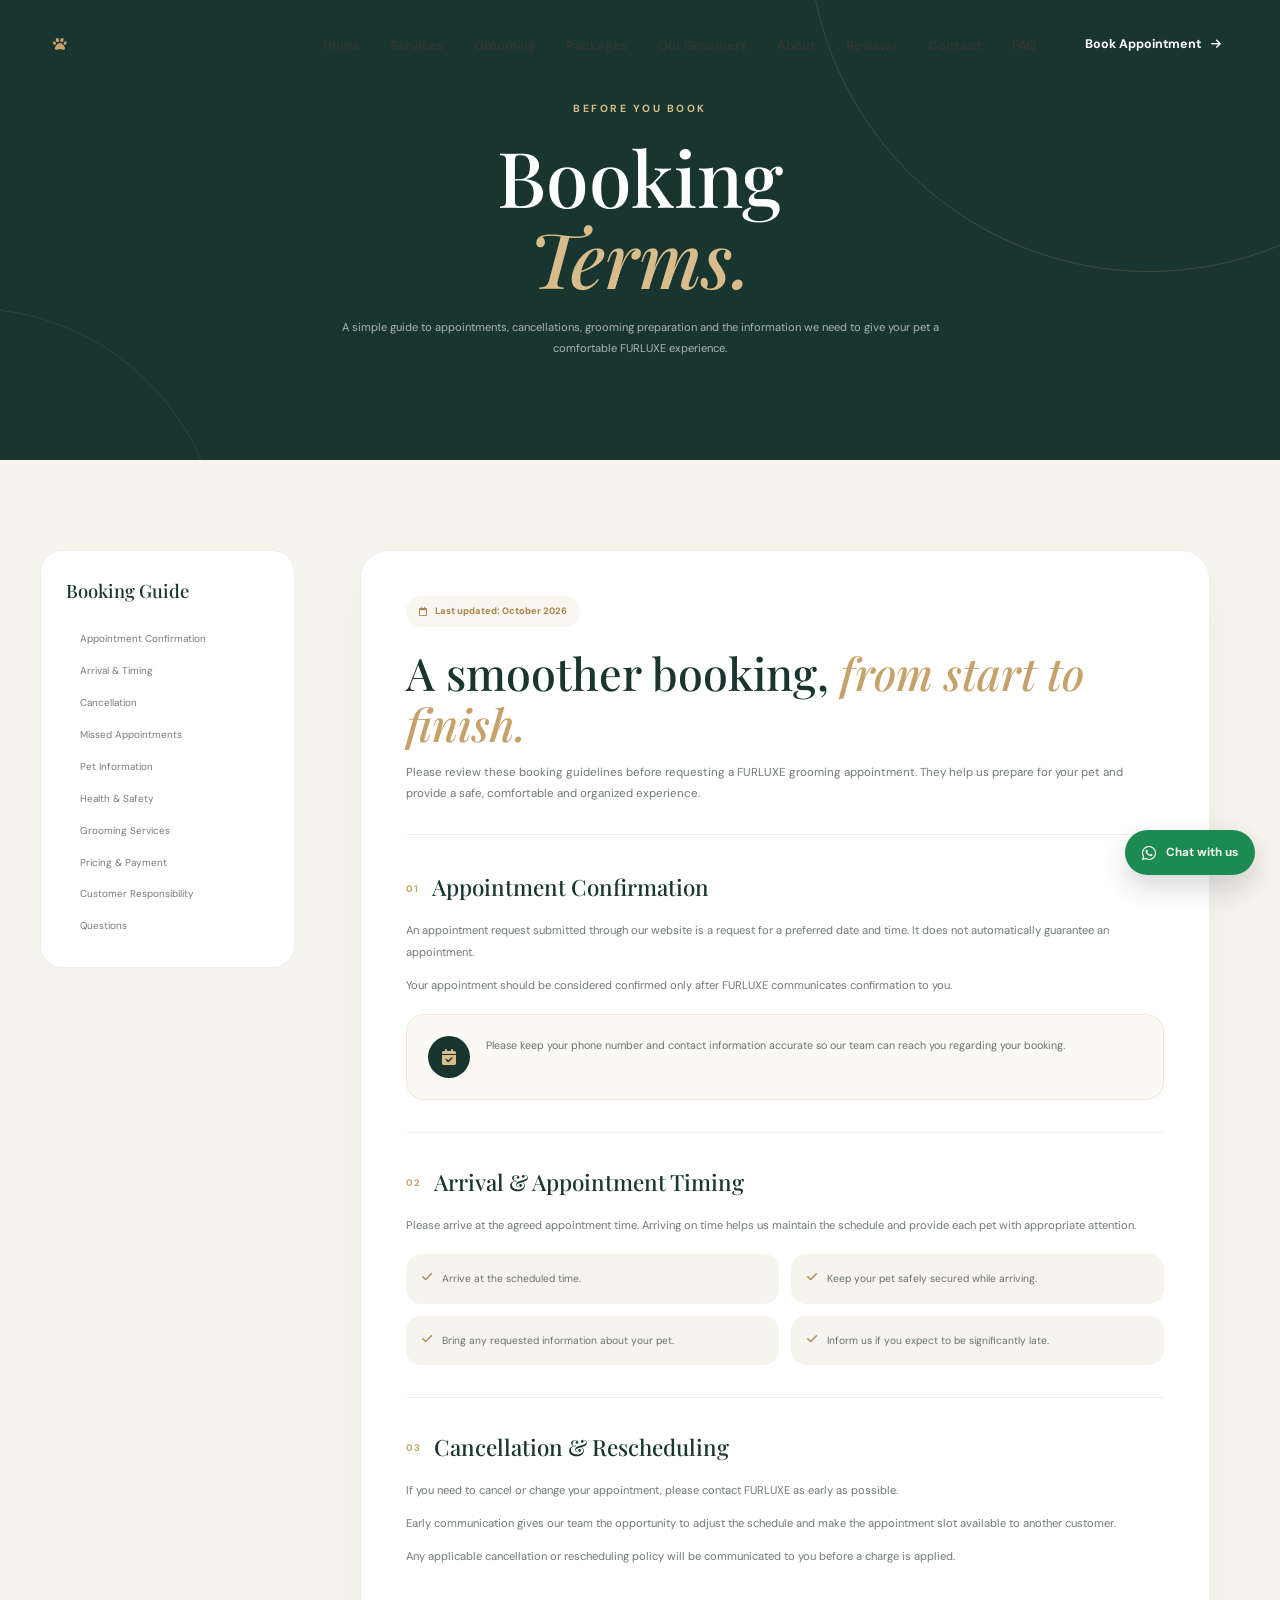
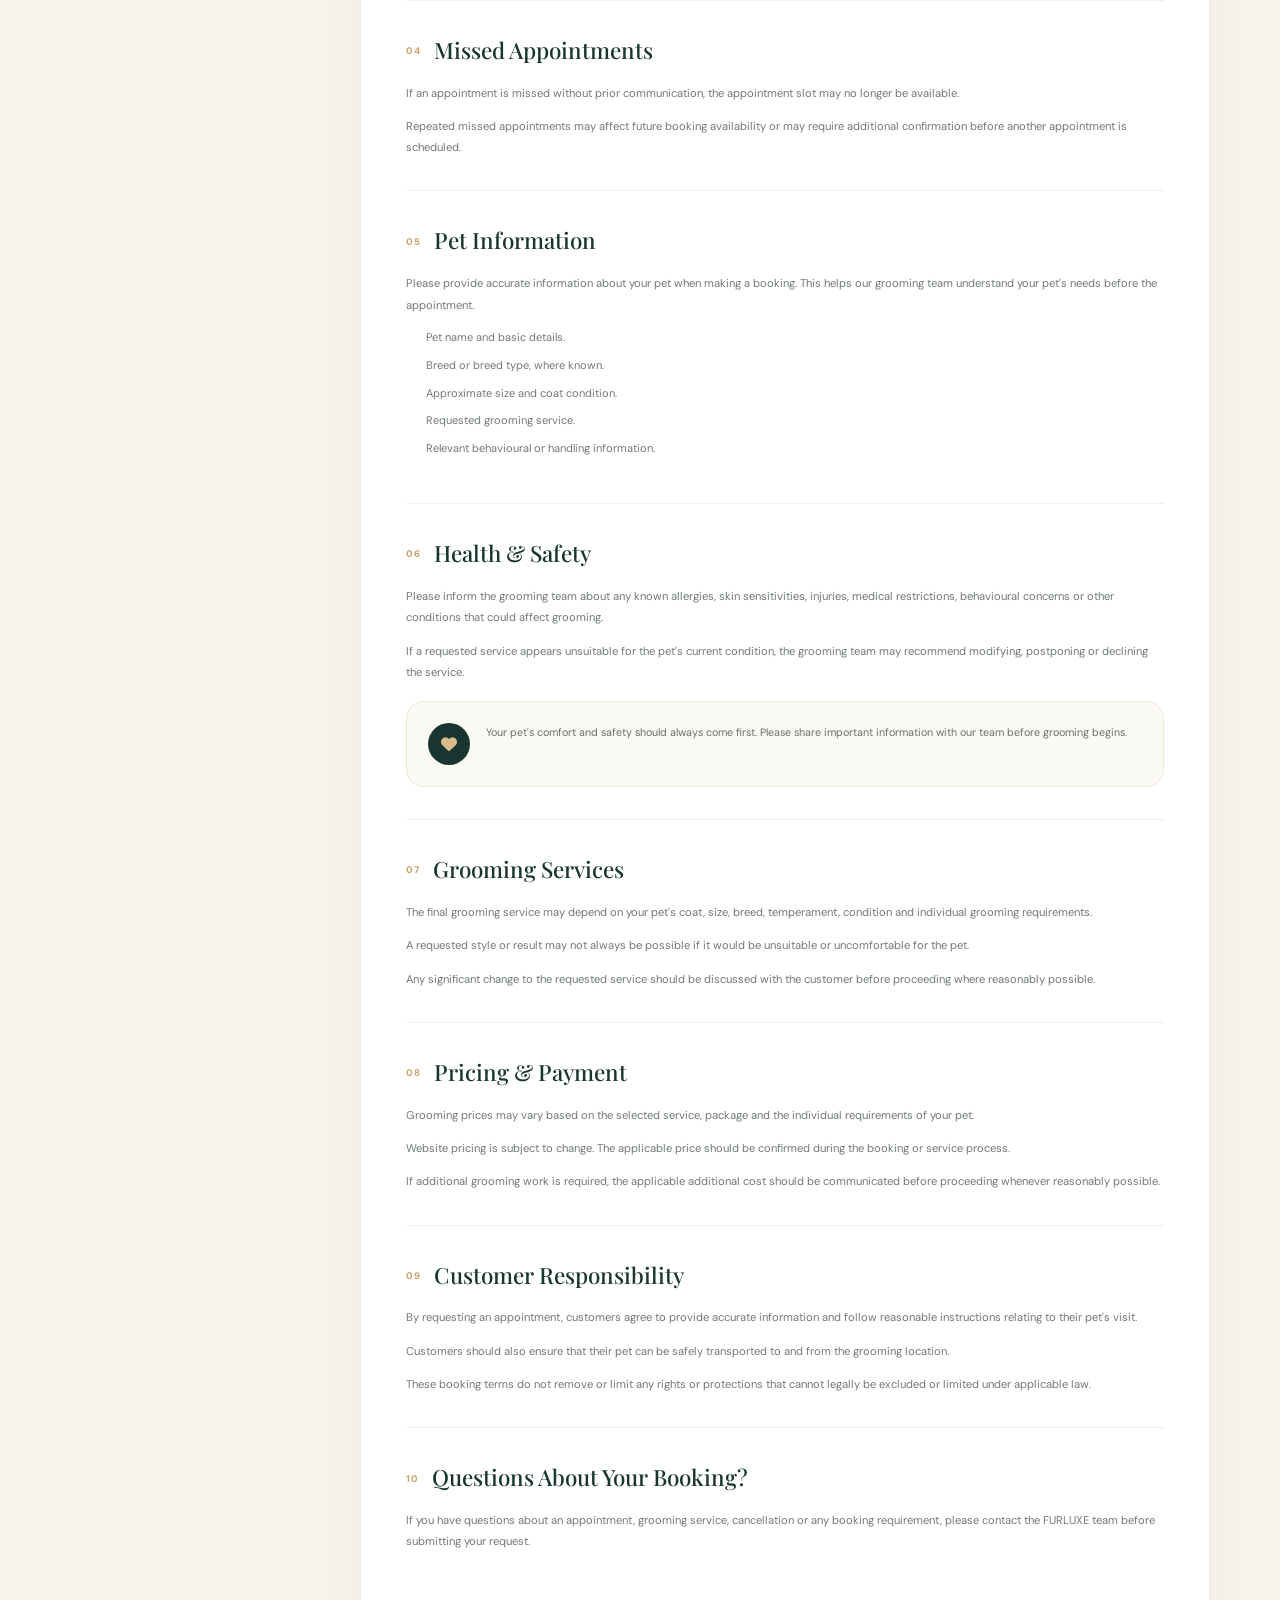
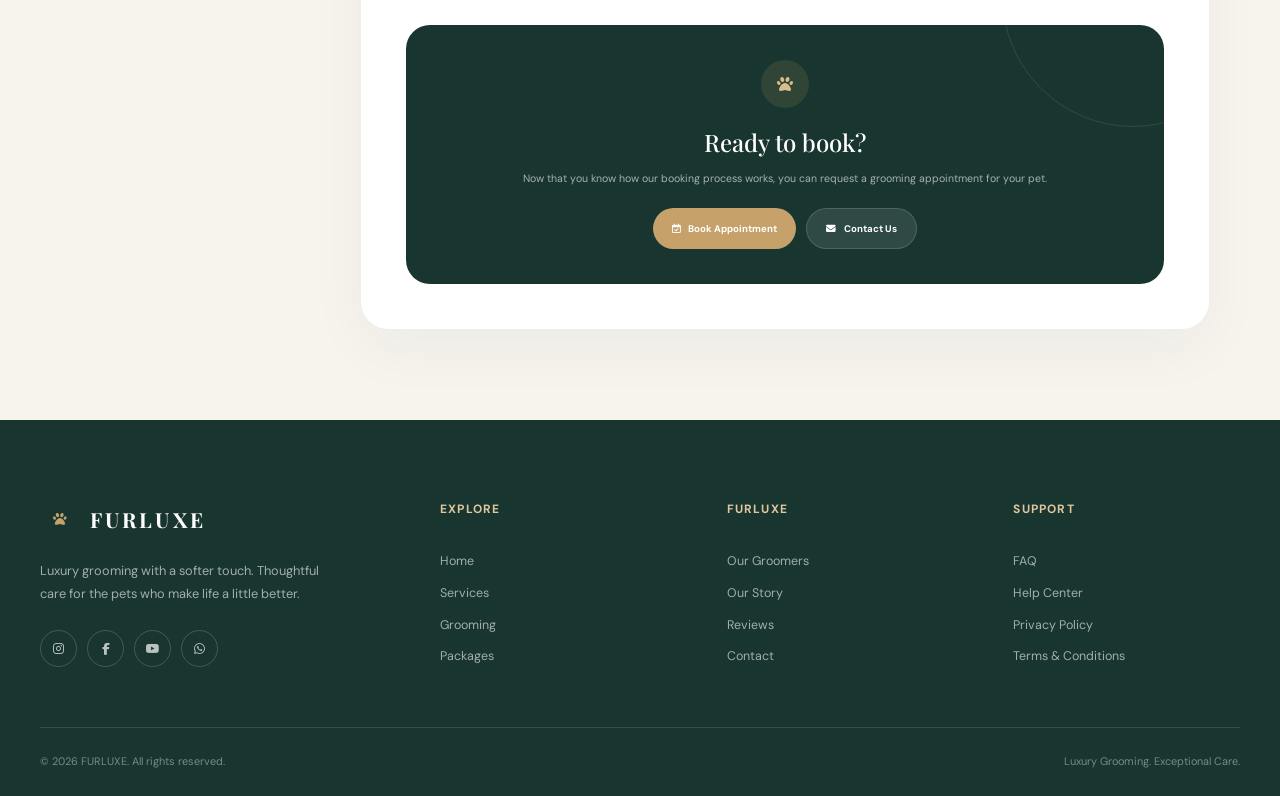
<file: booking-terms.html>
<!DOCTYPE html>
<html lang="en">

<head>

  <meta charset="UTF-8">

  <meta name="viewport" content="width=device-width, initial-scale=1.0">

  <meta name="description"
    content="FURLUXE Booking Terms — Appointment, cancellation, pet care and grooming booking guidelines.">

  <title>Booking Terms | FURLUXE</title>


  <!-- =====================================================
         GOOGLE FONTS
    ====================================================== -->

  <link rel="preconnect" href="https://fonts.googleapis.com">

  <link rel="preconnect" href="https://fonts.gstatic.com" crossorigin>

  <link
    href="https://fonts.googleapis.com/css2?family=DM+Sans:wght@400;500;600;700&family=Playfair+Display:ital,wght@0,400;0,500;0,600;0,700;1,400&display=swap"
    rel="stylesheet">


  <!-- =====================================================
         FONT AWESOME
    ====================================================== -->

  <link rel="stylesheet" href="https://cdnjs.cloudflare.com/ajax/libs/font-awesome/6.5.2/css/all.min.css">


  <!-- =====================================================
         MAIN CSS
    ====================================================== -->

  <link rel="stylesheet" href="css/style.css">


  <style>
    /* =====================================================
           PAGE
        ====================================================== */

    .booking-terms-page {
      background: #f7f4ee;
    }


    /* =====================================================
           HERO
        ====================================================== */

    .booking-terms-hero {
      position: relative;

      min-height: 460px;

      display: flex;

      align-items: center;

      justify-content: center;

      overflow: hidden;

      background: #18352f;

      text-align: center;
    }


    .booking-terms-hero::before {
      content: "";

      position: absolute;

      width: 680px;
      height: 680px;

      top: -410px;
      right: -210px;

      border:
        1px solid rgba(198, 162, 106, 0.2);

      border-radius: 50%;
    }


    .booking-terms-hero::after {
      content: "";

      position: absolute;

      width: 500px;
      height: 500px;

      left: -280px;
      bottom: -350px;

      border:
        1px solid rgba(255, 255, 255, 0.08);

      border-radius: 50%;
    }


    .booking-terms-hero-content {
      position: relative;

      z-index: 2;

      max-width: 800px;

      margin: auto;
    }


    .booking-terms-tag {
      color: #d8bc8b;

      font-size: 0.65rem;

      font-weight: 700;

      letter-spacing: 2.5px;
    }


    .booking-terms-hero h1 {
      margin: 18px 0 0;

      color: #ffffff;

      font-family:
        "Playfair Display",
        serif;

      font-size:
        clamp(3rem, 6vw, 5rem);

      line-height: 1.05;

      font-weight: 500;
    }


    .booking-terms-hero h1 span {
      display: block;

      color: #d8bc8b;

      font-style: italic;
    }


    .booking-terms-hero p {
      max-width: 610px;

      margin: 20px auto 0;

      color:
        rgba(255, 255, 255, 0.64);

      font-size: 0.7rem;

      line-height: 1.85;
    }


    /* =====================================================
           CONTENT SECTION
        ====================================================== */

    .booking-terms-section {
      padding: 90px 0;
    }


    .booking-terms-layout {
      display: grid;

      grid-template-columns:
        255px 1fr;

      gap: 65px;

      align-items: start;
    }


    /* =====================================================
           SIDEBAR
        ====================================================== */

    .booking-terms-sidebar {
      position: sticky;

      top: 110px;

      padding: 25px;

      background: #ffffff;

      border:
        1px solid rgba(24, 53, 47, 0.08);

      border-radius: 22px;
    }


    .booking-terms-sidebar h3 {
      margin: 0 0 18px;

      color: #18352f;

      font-family:
        "Playfair Display",
        serif;

      font-size: 1.15rem;

      font-weight: 500;
    }


    .booking-terms-sidebar a {
      display: flex;

      align-items: center;

      gap: 9px;

      padding: 8px 0;

      color: #747c78;

      text-decoration: none;

      font-size: 0.62rem;

      transition:
        color 0.3s ease,
        transform 0.3s ease;
    }


    .booking-terms-sidebar a::before {
      content: "";

      width: 5px;
      height: 5px;

      flex-shrink: 0;

      border-radius: 50%;

      background: #c6a26a;

      opacity: 0;

      transition: opacity 0.3s ease;
    }


    .booking-terms-sidebar a:hover {
      color: #18352f;

      transform: translateX(3px);
    }


    .booking-terms-sidebar a:hover::before {
      opacity: 1;
    }


    /* =====================================================
           CONTENT CARD
        ====================================================== */

    .booking-terms-content {
      max-width: 850px;

      padding: 45px;

      background: #ffffff;

      border:
        1px solid rgba(24, 53, 47, 0.08);

      border-radius: 28px;

      box-shadow:
        0 20px 60px rgba(24, 53, 47, 0.045);
    }


    /* =====================================================
           INTRO
        ====================================================== */

    .booking-intro {
      padding-bottom: 30px;

      margin-bottom: 35px;

      border-bottom:
        1px solid rgba(24, 53, 47, 0.08);
    }


    .booking-updated {
      display: inline-flex;

      align-items: center;

      gap: 8px;

      padding: 8px 13px;

      border-radius: 50px;

      background:
        rgba(198, 162, 106, 0.1);

      color: #a9824b;

      font-size: 0.58rem;

      font-weight: 700;
    }


    .booking-intro h2 {
      margin: 20px 0 12px;

      color: #18352f;

      font-family:
        "Playfair Display",
        serif;

      font-size:
        clamp(2rem, 4vw, 2.8rem);

      line-height: 1.15;

      font-weight: 500;
    }


    .booking-intro h2 span {
      color: #c6a26a;

      font-style: italic;
    }


    .booking-intro p {
      margin: 0;

      color: #707975;

      font-size: 0.72rem;

      line-height: 1.85;
    }


    /* =====================================================
           TERM BLOCK
        ====================================================== */

    .booking-term {
      scroll-margin-top: 110px;

      padding-bottom: 32px;

      margin-bottom: 32px;

      border-bottom:
        1px solid rgba(24, 53, 47, 0.07);
    }


    .booking-term:last-of-type {
      border-bottom: 0;

      margin-bottom: 0;
    }


    .booking-term h3 {
      display: flex;

      align-items: center;

      gap: 13px;

      margin: 0 0 14px;

      color: #18352f;

      font-family:
        "Playfair Display",
        serif;

      font-size: 1.4rem;

      font-weight: 500;
    }


    .booking-number {
      color: #c6a26a;

      font-family:
        "DM Sans",
        sans-serif;

      font-size: 0.6rem;

      font-weight: 700;

      letter-spacing: 1px;
    }


    .booking-term p {
      margin: 0 0 12px;

      color: #707975;

      font-size: 0.7rem;

      line-height: 1.9;
    }


    .booking-term p:last-child {
      margin-bottom: 0;
    }


    .booking-term ul {
      margin: 12px 0;

      padding-left: 20px;
    }


    .booking-term li {
      margin-bottom: 8px;

      color: #707975;

      font-size: 0.69rem;

      line-height: 1.8;
    }


    .booking-term li::marker {
      color: #c6a26a;
    }


    /* =====================================================
           IMPORTANT BOX
        ====================================================== */

    .booking-note {
      display: flex;

      gap: 16px;

      margin-top: 18px;

      padding: 21px;

      border:
        1px solid rgba(198, 162, 106, 0.2);

      border-radius: 18px;

      background:
        rgba(198, 162, 106, 0.07);
    }


    .booking-note-icon {
      width: 42px;
      height: 42px;

      flex-shrink: 0;

      display: grid;

      place-items: center;

      border-radius: 50%;

      background: #18352f;

      color: #d8bc8b;
    }


    .booking-note p {
      margin: 0;

      color: #68716d;

      font-size: 0.67rem;

      line-height: 1.8;
    }


    /* =====================================================
           BOOKING CHECKLIST
        ====================================================== */

    .booking-checklist {
      display: grid;

      grid-template-columns:
        repeat(2, 1fr);

      gap: 12px;

      margin-top: 18px;
    }


    .booking-check {
      display: flex;

      align-items: flex-start;

      gap: 10px;

      padding: 16px;

      border-radius: 15px;

      background: #f7f4ee;
    }


    .booking-check i {
      margin-top: 2px;

      color: #b28c55;

      font-size: 0.72rem;
    }


    .booking-check span {
      color: #68716d;

      font-size: 0.64rem;

      line-height: 1.7;
    }


    /* =====================================================
           CTA
        ====================================================== */

    .booking-cta {
      position: relative;

      overflow: hidden;

      margin-top: 40px;

      padding: 35px;

      border-radius: 24px;

      background: #18352f;

      text-align: center;
    }


    .booking-cta::before {
      content: "";

      position: absolute;

      width: 260px;
      height: 260px;

      top: -160px;
      right: -100px;

      border:
        1px solid rgba(216, 188, 139, 0.15);

      border-radius: 50%;
    }


    .booking-cta>* {
      position: relative;

      z-index: 2;
    }


    .booking-cta-icon {
      width: 48px;
      height: 48px;

      display: grid;

      place-items: center;

      margin: 0 auto 15px;

      border-radius: 50%;

      background:
        rgba(198, 162, 106, 0.14);

      color: #d8bc8b;
    }


    .booking-cta h3 {
      margin: 0 0 8px;

      color: #ffffff;

      font-family:
        "Playfair Display",
        serif;

      font-size: 1.5rem;

      font-weight: 500;
    }


    .booking-cta p {
      max-width: 530px;

      margin: auto;

      color:
        rgba(255, 255, 255, 0.62);

      font-size: 0.66rem;

      line-height: 1.8;
    }


    .booking-cta-buttons {
      display: flex;

      justify-content: center;

      flex-wrap: wrap;

      gap: 10px;

      margin-top: 20px;
    }


    .booking-cta a {
      display: inline-flex;

      align-items: center;

      gap: 8px;

      padding: 12px 19px;

      border-radius: 50px;

      text-decoration: none;

      font-size: 0.6rem;

      font-weight: 700;

      transition:
        transform 0.3s ease;
    }


    .booking-cta a:hover {
      transform: translateY(-3px);
    }


    .booking-cta-primary {
      background: #c6a26a;

      color: #ffffff;
    }


    .booking-cta-secondary {
      background:
        rgba(255, 255, 255, 0.1);

      color: #ffffff;

      border:
        1px solid rgba(255, 255, 255, 0.15);
    }


    /* =====================================================
           RESPONSIVE
        ====================================================== */

    @media (max-width: 900px) {

      .booking-terms-layout {
        grid-template-columns: 1fr;

        gap: 30px;
      }


      .booking-terms-sidebar {
        position: static;
      }


      .booking-terms-sidebar a {
        display: inline-flex;

        margin-right: 17px;
      }

    }


    @media (max-width: 600px) {

      .booking-terms-hero {
        min-height: 420px;
      }


      .booking-terms-section {
        padding: 60px 0;
      }


      .booking-terms-content {
        padding: 27px 20px;

        border-radius: 22px;
      }


      .booking-terms-sidebar {
        padding: 20px;
      }


      .booking-terms-sidebar a {
        display: flex;

        margin-right: 0;
      }


      .booking-term h3 {
        font-size: 1.23rem;
      }


      .booking-term p,
      .booking-term li {
        font-size: 0.68rem;
      }


      .booking-checklist {
        grid-template-columns: 1fr;
      }


      .booking-note {
        padding: 18px;

        gap: 12px;
      }


      .booking-cta {
        padding: 27px 18px;
      }

    }
  </style>

</head>


<body class="booking-terms-page">


  <!-- =====================================================
         PAGE LOADER
    ====================================================== -->

  <div class="page-loader">

    <div class="loader-content">

      <div class="loader-paw">

        <i class="fa-solid fa-paw"></i>

      </div>

      <h2>
        FURLUXE
      </h2>

      <p>
        Luxury Grooming. Exceptional Care.
      </p>

    </div>

  </div>


  <!-- =====================================================
         NAVBAR
    ====================================================== -->

  <header class="header">

    <nav class="navbar">


      <a href="index.html" class="logo">

        <span class="logo-mark">

          <i class="fa-solid fa-paw"></i>

        </span>

        <span class="logo-text">
          FURLUXE
        </span>

      </a>


      <ul class="nav-links">

        <li>
          <a href="index.html">
            Home
          </a>
        </li>

        <li>
          <a href="services.html">
            Services
          </a>
        </li>

        <li>
          <a href="grooming.html">
            Grooming
          </a>
        </li>

        <li>
          <a href="packages.html">
            Packages
          </a>
        </li>

        <li>
          <a href="team.html">
            Our Groomers
          </a>
        </li>

        <li>
          <a href="about.html">
            About
          </a>
        </li>

        <li>
          <a href="reviews.html">
            Reviews
          </a>
        </li>

        <li>
          <a href="contact.html">
            Contact
          </a>
        </li>

        <li>
          <a href="faq.html">
            FAQ
          </a>
        </li>

      </ul>


      <a href="appointment.html" class="nav-book-btn">

        Book Appointment

        <i class="fa-solid fa-arrow-right"></i>

      </a>


      <button class="menu-toggle" type="button" aria-label="Open navigation menu">

        <span></span>
        <span></span>
        <span></span>

      </button>

    </nav>

  </header>


  <!-- =====================================================
         MAIN
    ====================================================== -->

  <main>


    <!-- =================================================
             HERO
        ================================================== -->

    <section class="booking-terms-hero">

      <div class="container">

        <div class="booking-terms-hero-content reveal">

          <div class="booking-terms-tag">
            BEFORE YOU BOOK
          </div>


          <h1>
            Booking
            <span>Terms.</span>
          </h1>


          <p>
            A simple guide to appointments, cancellations,
            grooming preparation and the information we
            need to give your pet a comfortable FURLUXE
            experience.
          </p>

        </div>

      </div>

    </section>


    <!-- =================================================
             CONTENT
        ================================================== -->

    <section class="booking-terms-section">

      <div class="container">

        <div class="booking-terms-layout">


          <!-- =================================================
                         SIDEBAR
                    ================================================== -->

          <aside class="booking-terms-sidebar">

            <h3>
              Booking Guide
            </h3>


            <a href="#confirmation">
              Appointment Confirmation
            </a>


            <a href="#arrival">
              Arrival & Timing
            </a>


            <a href="#cancellation">
              Cancellation
            </a>


            <a href="#no-show">
              Missed Appointments
            </a>


            <a href="#pet-information">
              Pet Information
            </a>


            <a href="#health">
              Health & Safety
            </a>


            <a href="#services">
              Grooming Services
            </a>


            <a href="#pricing">
              Pricing & Payment
            </a>


            <a href="#responsibility">
              Customer Responsibility
            </a>


            <a href="#contact">
              Questions
            </a>

          </aside>


          <!-- =================================================
                         ARTICLE
                    ================================================== -->

          <article class="booking-terms-content">


            <!-- INTRO -->

            <div class="booking-intro">

              <div class="booking-updated">

                <i class="fa-regular fa-calendar"></i>

                Last updated: October 2026

              </div>


              <h2>
                A smoother booking,
                <span>from start to finish.</span>
              </h2>


              <p>
                Please review these booking guidelines
                before requesting a FURLUXE grooming
                appointment. They help us prepare for
                your pet and provide a safe, comfortable
                and organized experience.
              </p>

            </div>


            <!-- =================================================
                             01
                        ================================================== -->

            <section class="booking-term" id="confirmation">

              <h3>

                <span class="booking-number">
                  01
                </span>

                Appointment Confirmation

              </h3>


              <p>
                An appointment request submitted through
                our website is a request for a preferred
                date and time. It does not automatically
                guarantee an appointment.
              </p>


              <p>
                Your appointment should be considered
                confirmed only after FURLUXE communicates
                confirmation to you.
              </p>


              <div class="booking-note">

                <div class="booking-note-icon">

                  <i class="fa-solid fa-calendar-check"></i>

                </div>


                <p>
                  Please keep your phone number and
                  contact information accurate so our
                  team can reach you regarding your
                  booking.
                </p>

              </div>

            </section>


            <!-- =================================================
                             02
                        ================================================== -->

            <section class="booking-term" id="arrival">

              <h3>

                <span class="booking-number">
                  02
                </span>

                Arrival & Appointment Timing

              </h3>


              <p>
                Please arrive at the agreed appointment
                time. Arriving on time helps us maintain
                the schedule and provide each pet with
                appropriate attention.
              </p>


              <div class="booking-checklist">

                <div class="booking-check">

                  <i class="fa-solid fa-check"></i>

                  <span>
                    Arrive at the scheduled time.
                  </span>

                </div>


                <div class="booking-check">

                  <i class="fa-solid fa-check"></i>

                  <span>
                    Keep your pet safely secured
                    while arriving.
                  </span>

                </div>


                <div class="booking-check">

                  <i class="fa-solid fa-check"></i>

                  <span>
                    Bring any requested information
                    about your pet.
                  </span>

                </div>


                <div class="booking-check">

                  <i class="fa-solid fa-check"></i>

                  <span>
                    Inform us if you expect to be
                    significantly late.
                  </span>

                </div>

              </div>

            </section>


            <!-- =================================================
                             03
                        ================================================== -->

            <section class="booking-term" id="cancellation">

              <h3>

                <span class="booking-number">
                  03
                </span>

                Cancellation & Rescheduling

              </h3>


              <p>
                If you need to cancel or change your
                appointment, please contact FURLUXE
                as early as possible.
              </p>


              <p>
                Early communication gives our team the
                opportunity to adjust the schedule and
                make the appointment slot available
                to another customer.
              </p>


              <p>
                Any applicable cancellation or
                rescheduling policy will be communicated
                to you before a charge is applied.
              </p>

            </section>


            <!-- =================================================
                             04
                        ================================================== -->

            <section class="booking-term" id="no-show">

              <h3>

                <span class="booking-number">
                  04
                </span>

                Missed Appointments

              </h3>


              <p>
                If an appointment is missed without
                prior communication, the appointment
                slot may no longer be available.
              </p>


              <p>
                Repeated missed appointments may affect
                future booking availability or may
                require additional confirmation before
                another appointment is scheduled.
              </p>

            </section>


            <!-- =================================================
                             05
                        ================================================== -->

            <section class="booking-term" id="pet-information">

              <h3>

                <span class="booking-number">
                  05
                </span>

                Pet Information

              </h3>


              <p>
                Please provide accurate information
                about your pet when making a booking.
                This helps our grooming team understand
                your pet's needs before the appointment.
              </p>


              <ul>

                <li>
                  Pet name and basic details.
                </li>

                <li>
                  Breed or breed type, where known.
                </li>

                <li>
                  Approximate size and coat condition.
                </li>

                <li>
                  Requested grooming service.
                </li>

                <li>
                  Relevant behavioural or handling
                  information.
                </li>

              </ul>

            </section>


            <!-- =================================================
                             06
                        ================================================== -->

            <section class="booking-term" id="health">

              <h3>

                <span class="booking-number">
                  06
                </span>

                Health & Safety

              </h3>


              <p>
                Please inform the grooming team about
                any known allergies, skin sensitivities,
                injuries, medical restrictions,
                behavioural concerns or other conditions
                that could affect grooming.
              </p>


              <p>
                If a requested service appears unsuitable
                for the pet's current condition, the
                grooming team may recommend modifying,
                postponing or declining the service.
              </p>


              <div class="booking-note">

                <div class="booking-note-icon">

                  <i class="fa-solid fa-heart"></i>

                </div>


                <p>
                  Your pet's comfort and safety should
                  always come first. Please share
                  important information with our team
                  before grooming begins.
                </p>

              </div>

            </section>


            <!-- =================================================
                             07
                        ================================================== -->

            <section class="booking-term" id="services">

              <h3>

                <span class="booking-number">
                  07
                </span>

                Grooming Services

              </h3>


              <p>
                The final grooming service may depend
                on your pet's coat, size, breed,
                temperament, condition and individual
                grooming requirements.
              </p>


              <p>
                A requested style or result may not
                always be possible if it would be
                unsuitable or uncomfortable for the pet.
              </p>


              <p>
                Any significant change to the requested
                service should be discussed with the
                customer before proceeding where
                reasonably possible.
              </p>

            </section>


            <!-- =================================================
                             08
                        ================================================== -->

            <section class="booking-term" id="pricing">

              <h3>

                <span class="booking-number">
                  08
                </span>

                Pricing & Payment

              </h3>


              <p>
                Grooming prices may vary based on the
                selected service, package and the
                individual requirements of your pet.
              </p>


              <p>
                Website pricing is subject to change.
                The applicable price should be confirmed
                during the booking or service process.
              </p>


              <p>
                If additional grooming work is required,
                the applicable additional cost should be
                communicated before proceeding whenever
                reasonably possible.
              </p>

            </section>


            <!-- =================================================
                             09
                        ================================================== -->

            <section class="booking-term" id="responsibility">

              <h3>

                <span class="booking-number">
                  09
                </span>

                Customer Responsibility

              </h3>


              <p>
                By requesting an appointment, customers
                agree to provide accurate information
                and follow reasonable instructions
                relating to their pet's visit.
              </p>


              <p>
                Customers should also ensure that their
                pet can be safely transported to and from
                the grooming location.
              </p>


              <p>
                These booking terms do not remove or
                limit any rights or protections that
                cannot legally be excluded or limited
                under applicable law.
              </p>

            </section>


            <!-- =================================================
                             10
                        ================================================== -->

            <section class="booking-term" id="contact">

              <h3>

                <span class="booking-number">
                  10
                </span>

                Questions About Your Booking?

              </h3>


              <p>
                If you have questions about an appointment,
                grooming service, cancellation or any
                booking requirement, please contact the
                FURLUXE team before submitting your request.
              </p>

            </section>


            <!-- =================================================
                             CTA
                        ================================================== -->

            <div class="booking-cta">

              <div class="booking-cta-icon">

                <i class="fa-solid fa-paw"></i>

              </div>


              <h3>
                Ready to book?
              </h3>


              <p>
                Now that you know how our booking process
                works, you can request a grooming
                appointment for your pet.
              </p>


              <div class="booking-cta-buttons">


                <a href="appointment.html" class="booking-cta-primary">

                  <i class="fa-regular fa-calendar-check"></i>

                  Book Appointment

                </a>


                <a href="contact.html" class="booking-cta-secondary">

                  <i class="fa-solid fa-envelope"></i>

                  Contact Us

                </a>

              </div>

            </div>


          </article>

        </div>

      </div>

    </section>

  </main>


  <!-- =====================================================
         FOOTER
    ====================================================== -->

  <footer class="footer">

    <div class="container">

      <div class="footer-main">


        <!-- BRAND -->

        <div class="footer-brand">

          <a href="index.html" class="logo footer-logo">

            <span class="logo-mark">

              <i class="fa-solid fa-paw"></i>

            </span>

            <span class="logo-text">
              FURLUXE
            </span>

          </a>


          <p>
            Luxury grooming with a softer touch.
            Thoughtful care for the pets who make
            life a little better.
          </p>


          <div class="social-links">

            <a href="#" aria-label="Instagram">

              <i class="fa-brands fa-instagram"></i>

            </a>


            <a href="#" aria-label="Facebook">

              <i class="fa-brands fa-facebook-f"></i>

            </a>


            <a href="#" aria-label="YouTube">

              <i class="fa-brands fa-youtube"></i>

            </a>


            <a href="#" aria-label="WhatsApp">

              <i class="fa-brands fa-whatsapp"></i>

            </a>

          </div>

        </div>


        <!-- EXPLORE -->

        <div class="footer-column">

          <h4>
            Explore
          </h4>

          <a href="index.html">
            Home
          </a>

          <a href="services.html">
            Services
          </a>

          <a href="grooming.html">
            Grooming
          </a>

          <a href="packages.html">
            Packages
          </a>

        </div>


        <!-- FURLUXE -->

        <div class="footer-column">

          <h4>
            FURLUXE
          </h4>

          <a href="team.html">
            Our Groomers
          </a>

          <a href="about.html">
            Our Story
          </a>

          <a href="reviews.html">
            Reviews
          </a>

          <a href="contact.html">
            Contact
          </a>

        </div>


        <!-- SUPPORT -->

        <div class="footer-column">

          <h4>
            Support
          </h4>

          <a href="faq.html">
            FAQ
          </a>

          <a href="help.html">
            Help Center
          </a>

          <a href="privacy.html">
            Privacy Policy
          </a>

          <a href="terms.html">
            Terms & Conditions
          </a>

        </div>

      </div>


      <!-- FOOTER BOTTOM -->

      <div class="footer-bottom">

        <p>
          ©
          <span id="currentYear"></span>
          FURLUXE.
          All rights reserved.
        </p>


        <p>
          Luxury Grooming. Exceptional Care.
        </p>

      </div>

    </div>

  </footer>


  <!-- =====================================================
         WHATSAPP
    ====================================================== -->

  <a href="https://wa.me/919999999999?text=Hello%20FURLUXE%2C%20I%20have%20a%20question%20about%20booking."
    class="whatsapp-float" target="_blank" rel="noopener noreferrer" aria-label="Chat with FURLUXE on WhatsApp">

    <i class="fa-brands fa-whatsapp"></i>

    <span>
      Chat with us
    </span>

  </a>


  <!-- =====================================================
         BACK TO TOP
    ====================================================== -->

  <button class="back-to-top" type="button" aria-label="Back to top">

    <i class="fa-solid fa-arrow-up"></i>

  </button>


  <!-- =====================================================
         CURRENT YEAR
    ====================================================== -->

  <script>

    document.addEventListener(
      "DOMContentLoaded",
      function () {

        const year =
          document.getElementById(
            "currentYear"
          );

        if (year) {

          year.textContent =
            new Date().getFullYear();

        }

      }
    );

  </script>


  <!-- =====================================================
         MAIN SCRIPT
    ====================================================== -->

  <script src="js/script.js"></script>


</body>

</html>
</file>
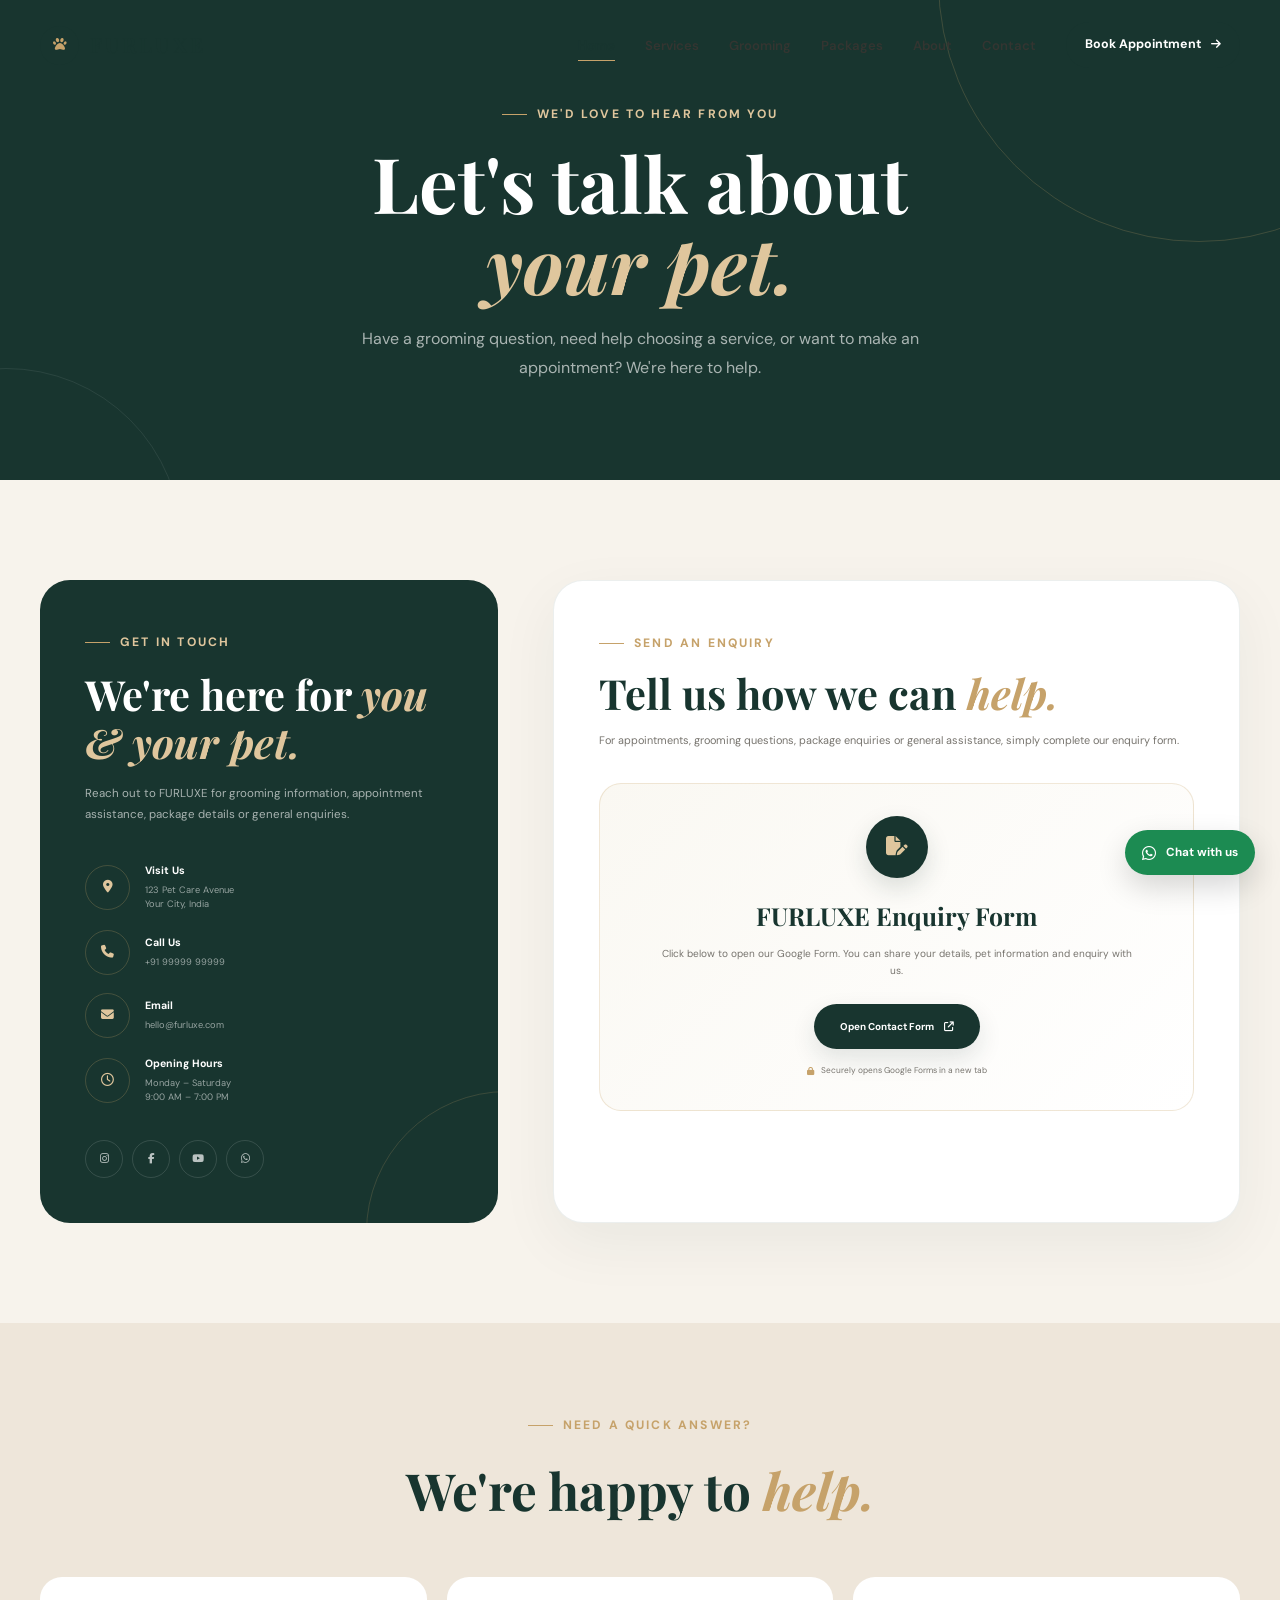
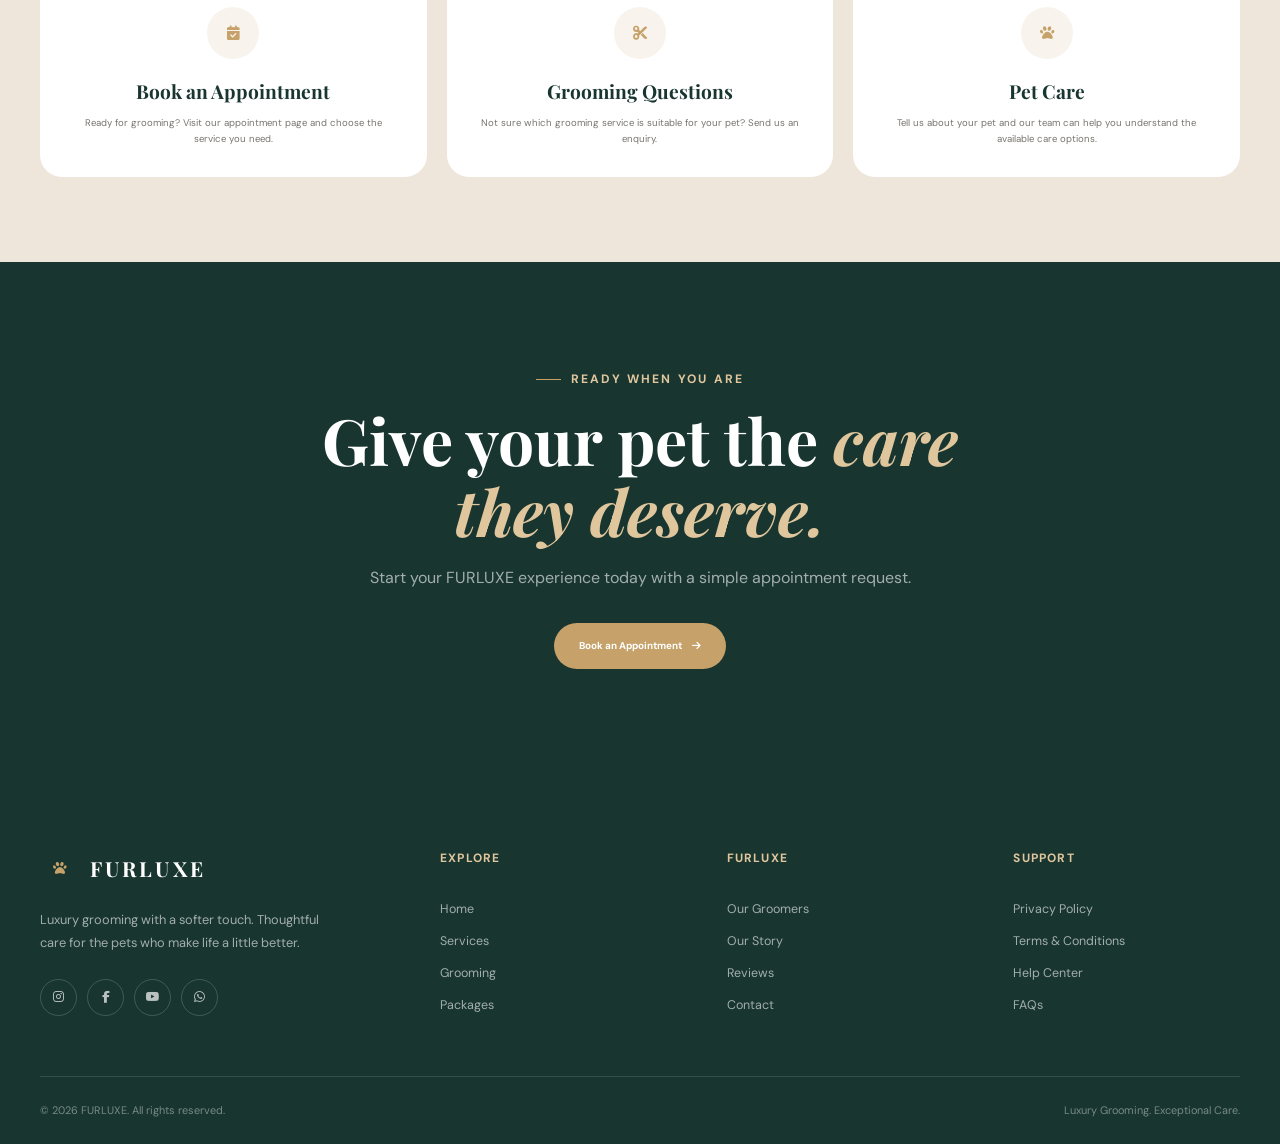
<file: contact.html>
<!DOCTYPE html>
<html lang="en">

<head>

  <meta charset="UTF-8">

  <meta name="viewport" content="width=device-width, initial-scale=1.0">

  <meta name="description" content="Contact FURLUXE for pet grooming, appointments and pet care enquiries.">

  <title>Contact | FURLUXE</title>


  <!-- Google Fonts -->
  <link rel="preconnect" href="https://fonts.googleapis.com">

  <link rel="preconnect" href="https://fonts.gstatic.com" crossorigin>

  <link
    href="https://fonts.googleapis.com/css2?family=DM+Sans:wght@400;500;600;700&family=Playfair+Display:ital,wght@0,400;0,500;0,600;0,700;1,400&display=swap"
    rel="stylesheet">


  <!-- Font Awesome -->
  <link rel="stylesheet" href="https://cdnjs.cloudflare.com/ajax/libs/font-awesome/6.5.2/css/all.min.css">


  <!-- Main CSS -->
  <link rel="stylesheet" href="css/style.css">


  <style>
    /* =====================================================
           CONTACT PAGE
        ====================================================== */

    .contact-page {
      background: var(--ivory);
    }


    /* =====================================================
           HERO
        ====================================================== */

    .contact-hero {
      position: relative;

      min-height: 480px;

      display: flex;
      align-items: center;

      overflow: hidden;

      background: var(--forest);

      text-align: center;
    }


    .contact-hero::before {
      content: "";

      position: absolute;

      width: 520px;
      height: 520px;

      top: -280px;
      right: -180px;

      border:
        1px solid rgba(198, 162, 106, 0.22);

      border-radius: 50%;
    }


    .contact-hero::after {
      content: "";

      position: absolute;

      width: 350px;
      height: 350px;

      bottom: -240px;
      left: -170px;

      border:
        1px solid rgba(255, 255, 255, 0.08);

      border-radius: 50%;
    }


    .contact-hero-content {
      position: relative;

      z-index: 2;

      max-width: 760px;

      margin: auto;
    }


    .contact-hero .section-tag {
      color: var(--gold-light);
    }


    .contact-hero h1 {
      margin-top: 18px;

      color: var(--white);

      font-family:
        "Playfair Display",
        serif;

      font-size:
        clamp(3rem, 6vw, 5rem);

      line-height: 1.05;
    }


    .contact-hero h1 span {
      display: block;

      color: var(--gold-light);

      font-style: italic;
    }


    .contact-hero p {
      max-width: 620px;

      margin: 22px auto 0;

      color:
        rgba(255, 255, 255, 0.63);

      line-height: 1.8;
    }


    /* =====================================================
           CONTACT MAIN
        ====================================================== */

    .contact-section {
      padding: 100px 0;
    }


    .contact-grid {
      display: grid;

      grid-template-columns:
        0.8fr 1.2fr;

      gap: 55px;

      align-items: stretch;
    }


    /* =====================================================
           CONTACT INFORMATION
        ====================================================== */

    .contact-info {
      padding: 45px;

      border-radius: 30px;

      background: var(--forest);

      color: var(--white);

      overflow: hidden;

      position: relative;
    }


    .contact-info::before {
      content: "";

      position: absolute;

      width: 280px;
      height: 280px;

      right: -150px;
      bottom: -150px;

      border:
        1px solid rgba(198, 162, 106, 0.2);

      border-radius: 50%;
    }


    .contact-info .section-tag {
      color: var(--gold-light);
    }


    .contact-info h2 {
      position: relative;

      margin-top: 18px;

      font-family:
        "Playfair Display",
        serif;

      font-size: 2.6rem;

      line-height: 1.15;
    }


    .contact-info h2 span {
      color: var(--gold-light);

      font-style: italic;
    }


    .contact-info>p {
      position: relative;

      margin-top: 18px;

      color:
        rgba(255, 255, 255, 0.62);

      line-height: 1.8;

      font-size: 0.72rem;
    }


    .contact-details {
      position: relative;

      display: flex;

      flex-direction: column;

      gap: 18px;

      margin-top: 38px;
    }


    .contact-detail {
      display: flex;

      align-items: center;

      gap: 15px;
    }


    .contact-detail-icon {
      width: 45px;
      height: 45px;

      display: grid;

      place-items: center;

      flex-shrink: 0;

      border:
        1px solid rgba(198, 162, 106, 0.25);

      border-radius: 50%;

      color: var(--gold-light);

      font-size: 0.8rem;
    }


    .contact-detail-text strong {
      display: block;

      color: var(--white);

      font-size: 0.66rem;
    }


    .contact-detail-text span {
      display: block;

      margin-top: 4px;

      color:
        rgba(255, 255, 255, 0.55);

      font-size: 0.58rem;

      line-height: 1.5;
    }


    .contact-socials {
      position: relative;

      display: flex;

      gap: 9px;

      margin-top: 35px;
    }


    .contact-socials a {
      width: 38px;
      height: 38px;

      display: grid;

      place-items: center;

      border:
        1px solid rgba(255, 255, 255, 0.13);

      border-radius: 50%;

      color:
        rgba(255, 255, 255, 0.7);

      text-decoration: none;

      font-size: 0.65rem;

      transition:
        all 0.3s ease;
    }


    .contact-socials a:hover {
      background: var(--gold);

      border-color: var(--gold);

      color: var(--white);

      transform:
        translateY(-3px);
    }


    /* =====================================================
           GOOGLE FORM CARD
        ====================================================== */

    .contact-form-card {
      padding: 45px;

      border:
        1px solid rgba(24, 53, 47, 0.08);

      border-radius: 30px;

      background: var(--white);

      box-shadow:
        0 20px 60px rgba(24, 53, 47, 0.06);
    }


    .contact-form-card .section-tag {
      color: var(--gold);
    }


    .contact-form-card h2 {
      margin-top: 16px;

      color: var(--forest);

      font-family:
        "Playfair Display",
        serif;

      font-size: 2.6rem;

      line-height: 1.15;
    }


    .contact-form-card h2 span {
      color: var(--gold);

      font-style: italic;
    }


    .contact-form-card>p {
      margin-top: 14px;

      color: var(--muted);

      font-size: 0.68rem;

      line-height: 1.8;
    }


    /* =====================================================
           GOOGLE FORM CTA
        ====================================================== */

    .google-form-box {
      margin-top: 32px;

      padding: 32px;

      border:
        1px solid rgba(198, 162, 106, 0.25);

      border-radius: 22px;

      background:
        linear-gradient(135deg,
          #faf8f2,
          #ffffff);

      text-align: center;
    }


    .google-form-icon {
      width: 62px;
      height: 62px;

      display: grid;

      place-items: center;

      margin: 0 auto;

      border-radius: 50%;

      background: var(--forest);

      color: var(--gold-light);

      font-size: 1.2rem;

      box-shadow:
        0 10px 25px rgba(24, 53, 47, 0.15);
    }


    .google-form-box h3 {
      margin-top: 18px;

      color: var(--forest);

      font-family:
        "Playfair Display",
        serif;

      font-size: 1.55rem;
    }


    .google-form-box p {
      max-width: 480px;

      margin: 10px auto 0;

      color: var(--muted);

      font-size: 0.63rem;

      line-height: 1.7;
    }


    .google-form-btn {
      display: inline-flex;

      align-items: center;

      justify-content: center;

      gap: 10px;

      margin-top: 24px;

      padding: 15px 26px;

      border-radius: 50px;

      background: var(--forest);

      color: var(--white);

      text-decoration: none;

      font-size: 0.62rem;

      font-weight: 700;

      transition:
        all 0.3s ease;

      box-shadow:
        0 10px 25px rgba(24, 53, 47, 0.12);
    }


    .google-form-btn:hover {
      background: var(--gold);

      transform:
        translateY(-4px);

      box-shadow:
        0 14px 30px rgba(198, 162, 106, 0.22);
    }


    .form-note {
      display: flex;

      align-items: center;

      justify-content: center;

      gap: 7px;

      margin-top: 15px;

      color: var(--muted);

      font-size: 0.52rem;
    }


    .form-note i {
      color: var(--gold);
    }


    /* =====================================================
           QUICK HELP
        ====================================================== */

    .quick-help {
      padding: 85px 0;

      background: var(--beige-light);
    }


    .quick-help-header {
      max-width: 650px;

      margin: auto;

      text-align: center;
    }


    .quick-help-header .section-tag {
      color: var(--gold);
    }


    .quick-help-header h2 {
      margin-top: 15px;

      color: var(--forest);

      font-family:
        "Playfair Display",
        serif;

      font-size:
        clamp(2.2rem, 4vw, 3.2rem);
    }


    .quick-help-header h2 span {
      color: var(--gold);

      font-style: italic;
    }


    .help-grid {
      display: grid;

      grid-template-columns:
        repeat(3, 1fr);

      gap: 20px;

      margin-top: 45px;
    }


    .help-card {
      padding: 30px;

      border-radius: 22px;

      background: var(--white);

      text-align: center;

      transition:
        transform 0.3s ease,
        box-shadow 0.3s ease;
    }


    .help-card:hover {
      transform:
        translateY(-7px);

      box-shadow:
        0 20px 45px rgba(24, 53, 47, 0.07);
    }


    .help-icon {
      width: 52px;
      height: 52px;

      display: grid;

      place-items: center;

      margin: auto;

      border-radius: 50%;

      background:
        rgba(198, 162, 106, 0.12);

      color: var(--gold);

      font-size: 0.9rem;
    }


    .help-card h3 {
      margin-top: 17px;

      color: var(--forest);

      font-family:
        "Playfair Display",
        serif;

      font-size: 1.2rem;
    }


    .help-card p {
      margin-top: 8px;

      color: var(--muted);

      font-size: 0.6rem;

      line-height: 1.7;
    }


    /* =====================================================
           CTA
        ====================================================== */

    .contact-cta {
      padding: 100px 0;

      background: var(--forest);

      text-align: center;
    }


    .contact-cta-content {
      max-width: 700px;

      margin: auto;
    }


    .contact-cta .section-tag {
      color: var(--gold-light);
    }


    .contact-cta h2 {
      margin-top: 16px;

      color: var(--white);

      font-family:
        "Playfair Display",
        serif;

      font-size:
        clamp(2.3rem, 5vw, 4rem);

      line-height: 1.1;
    }


    .contact-cta h2 span {
      color: var(--gold-light);

      font-style: italic;
    }


    .contact-cta p {
      max-width: 550px;

      margin: 18px auto 30px;

      color:
        rgba(255, 255, 255, 0.6);

      line-height: 1.8;
    }


    .contact-cta-btn {
      display: inline-flex;

      align-items: center;

      gap: 10px;

      padding: 15px 25px;

      border-radius: 50px;

      background: var(--gold);

      color: var(--white);

      text-decoration: none;

      font-size: 0.62rem;

      font-weight: 700;

      transition:
        all 0.3s ease;
    }


    .contact-cta-btn:hover {
      transform:
        translateY(-4px);

      background: var(--gold-light);
    }


    /* =====================================================
           RESPONSIVE
        ====================================================== */

    @media (max-width: 950px) {

      .contact-grid {
        grid-template-columns: 1fr;
      }


      .help-grid {
        grid-template-columns:
          repeat(2, 1fr);
      }

    }


    @media (max-width: 650px) {

      .contact-hero {
        min-height: 430px;
      }


      .contact-section {
        padding: 70px 0;
      }


      .contact-info,
      .contact-form-card {
        padding: 28px;
      }


      .contact-info h2,
      .contact-form-card h2 {
        font-size: 2.1rem;
      }


      .google-form-box {
        padding: 25px 18px;
      }


      .help-grid {
        grid-template-columns: 1fr;
      }


      .quick-help,
      .contact-cta {
        padding: 75px 0;
      }

    }
  </style>

</head>


<body class="contact-page">


  <!-- =====================================================
         PAGE LOADER
    ====================================================== -->

  <div class="page-loader">

    <div class="loader-content">

      <div class="loader-paw">
        <i class="fa-solid fa-paw"></i>
      </div>

      <h2>FURLUXE</h2>

      <p>
        Luxury Grooming. Exceptional Care.
      </p>

    </div>

  </div>


  <!-- =====================================================
         NAVBAR
    ====================================================== -->

  <header class="header">

    <nav class="navbar">


      <a href="index.html" class="logo">

        <span class="logo-mark">
          <i class="fa-solid fa-paw"></i>
        </span>

        <span class="logo-text">
          FURLUXE
        </span>

      </a>


      <ul class="nav-links" id="navLinks">

        <li>
          <a href="index.html" class="active">
            Home
          </a>
        </li>

        <li>
          <a href="services.html">
            Services
          </a>
        </li>

        <li>
          <a href="grooming.html">
            Grooming
          </a>
        </li>

        <li>
          <a href="packages.html">
            Packages
          </a>
        </li>

        <li>
          <a href="about.html">
            About
          </a>
        </li>

        <li>
          <a href="contact.html">
            Contact
          </a>
        </li>

      </ul>


      <a href="appointment.html" class="nav-book-btn">

        Book Appointment

        <i class="fa-solid fa-arrow-right"></i>

      </a>


      <button class="menu-toggle" aria-label="Open navigation menu">

        <span></span>
        <span></span>
        <span></span>

      </button>

    </nav>

  </header>


  <main>


    <!-- =================================================
             HERO
        ================================================== -->

    <section class="contact-hero">

      <div class="container">

        <div class="contact-hero-content reveal">

          <div class="section-tag">
            WE'D LOVE TO HEAR FROM YOU
          </div>


          <h1>
            Let's talk about
            <span>your pet.</span>
          </h1>


          <p>
            Have a grooming question, need help
            choosing a service, or want to make an
            appointment? We're here to help.
          </p>

        </div>

      </div>

    </section>


    <!-- =================================================
             CONTACT SECTION
        ================================================== -->

    <section class="contact-section">

      <div class="container">

        <div class="contact-grid">


          <!-- CONTACT INFORMATION -->

          <div class="contact-info reveal">

            <div class="section-tag">
              GET IN TOUCH
            </div>


            <h2>
              We're here for
              <span>you & your pet.</span>
            </h2>


            <p>
              Reach out to FURLUXE for grooming
              information, appointment assistance,
              package details or general enquiries.
            </p>


            <div class="contact-details">


              <div class="contact-detail">

                <div class="contact-detail-icon">

                  <i class="fa-solid fa-location-dot"></i>

                </div>


                <div class="contact-detail-text">

                  <strong>
                    Visit Us
                  </strong>

                  <span>
                    123 Pet Care Avenue<br>
                    Your City, India
                  </span>

                </div>

              </div>


              <div class="contact-detail">

                <div class="contact-detail-icon">

                  <i class="fa-solid fa-phone"></i>

                </div>


                <div class="contact-detail-text">

                  <strong>
                    Call Us
                  </strong>

                  <span>
                    +91 99999 99999
                  </span>

                </div>

              </div>


              <div class="contact-detail">

                <div class="contact-detail-icon">

                  <i class="fa-solid fa-envelope"></i>

                </div>


                <div class="contact-detail-text">

                  <strong>
                    Email
                  </strong>

                  <span>
                    hello@furluxe.com
                  </span>

                </div>

              </div>


              <div class="contact-detail">

                <div class="contact-detail-icon">

                  <i class="fa-regular fa-clock"></i>

                </div>


                <div class="contact-detail-text">

                  <strong>
                    Opening Hours
                  </strong>

                  <span>
                    Monday – Saturday<br>
                    9:00 AM – 7:00 PM
                  </span>

                </div>

              </div>


            </div>


            <div class="contact-socials">

              <a href="#" aria-label="Instagram">

                <i class="fa-brands fa-instagram"></i>

              </a>


              <a href="#" aria-label="Facebook">

                <i class="fa-brands fa-facebook-f"></i>

              </a>


              <a href="#" aria-label="YouTube">

                <i class="fa-brands fa-youtube"></i>

              </a>


              <a href="#" aria-label="WhatsApp">

                <i class="fa-brands fa-whatsapp"></i>

              </a>

            </div>

          </div>


          <!-- GOOGLE FORM -->

          <div class="contact-form-card reveal">

            <div class="section-tag">
              SEND AN ENQUIRY
            </div>


            <h2>
              Tell us how we can
              <span>help.</span>
            </h2>


            <p>
              For appointments, grooming questions,
              package enquiries or general assistance,
              simply complete our enquiry form.
            </p>


            <div class="google-form-box">


              <div class="google-form-icon">

                <i class="fa-solid fa-file-pen"></i>

              </div>


              <h3>
                FURLUXE Enquiry Form
              </h3>


              <p>
                Click below to open our Google Form.
                You can share your details, pet
                information and enquiry with us.
              </p>


              <a href="https://docs.google.com/forms/d/e/1FAIpQLSeVi7H_4viI_qknM3I5aGoMzQg_nb0Ivj_2zgHNUkM_BTxi_A/viewform"
                target="_blank" rel="noopener noreferrer" class="google-form-btn">

                Open Contact Form

                <i class="fa-solid fa-arrow-up-right-from-square"></i>

              </a>


              <div class="form-note">

                <i class="fa-solid fa-lock"></i>

                Securely opens Google Forms in a new tab

              </div>

            </div>

          </div>


        </div>

      </div>

    </section>


    <!-- =================================================
             QUICK HELP
        ================================================== -->

    <section class="quick-help">

      <div class="container">


        <div class="quick-help-header reveal">

          <div class="section-tag">
            NEED A QUICK ANSWER?
          </div>


          <h2>
            We're happy to
            <span>help.</span>
          </h2>

        </div>


        <div class="help-grid">


          <article class="help-card reveal">

            <div class="help-icon">

              <i class="fa-solid fa-calendar-check"></i>

            </div>


            <h3>
              Book an Appointment
            </h3>


            <p>
              Ready for grooming?
              Visit our appointment page
              and choose the service you need.
            </p>

          </article>


          <article class="help-card reveal">

            <div class="help-icon">

              <i class="fa-solid fa-scissors"></i>

            </div>


            <h3>
              Grooming Questions
            </h3>


            <p>
              Not sure which grooming service
              is suitable for your pet?
              Send us an enquiry.
            </p>

          </article>


          <article class="help-card reveal">

            <div class="help-icon">

              <i class="fa-solid fa-paw"></i>

            </div>


            <h3>
              Pet Care
            </h3>


            <p>
              Tell us about your pet and our
              team can help you understand
              the available care options.
            </p>

          </article>


        </div>

      </div>

    </section>


    <!-- =================================================
             CTA
        ================================================== -->

    <section class="contact-cta">

      <div class="container">

        <div class="contact-cta-content reveal">

          <div class="section-tag">
            READY WHEN YOU ARE
          </div>


          <h2>
            Give your pet the
            <span>care they deserve.</span>
          </h2>


          <p>
            Start your FURLUXE experience today
            with a simple appointment request.
          </p>


          <a href="appointment.html" class="contact-cta-btn">

            Book an Appointment

            <i class="fa-solid fa-arrow-right"></i>

          </a>

        </div>

      </div>

    </section>

  </main>


  <!-- =====================================================
         FOOTER
    ====================================================== -->

  <footer class="footer">

    <div class="container">

      <div class="footer-main">


        <div class="footer-brand">

          <a href="index.html" class="logo footer-logo">

            <span class="logo-mark">
              <i class="fa-solid fa-paw"></i>
            </span>

            <span class="logo-text">
              FURLUXE
            </span>

          </a>


          <p>
            Luxury grooming with a softer touch.
            Thoughtful care for the pets who make
            life a little better.
          </p>


          <div class="social-links">

            <a href="#" aria-label="Instagram">

              <i class="fa-brands fa-instagram"></i>

            </a>


            <a href="#" aria-label="Facebook">

              <i class="fa-brands fa-facebook-f"></i>

            </a>


            <a href="#" aria-label="YouTube">

              <i class="fa-brands fa-youtube"></i>

            </a>


            <a href="#" aria-label="WhatsApp">

              <i class="fa-brands fa-whatsapp"></i>

            </a>

          </div>

        </div>


        <div class="footer-column">

          <h4>
            Explore
          </h4>

          <a href="index.html">
            Home
          </a>

          <a href="services.html">
            Services
          </a>

          <a href="grooming.html">
            Grooming
          </a>

          <a href="packages.html">
            Packages
          </a>

        </div>


        <div class="footer-column">

          <h4>
            FURLUXE
          </h4>

          <a href="team.html">
            Our Groomers
          </a>

          <a href="about.html">
            Our Story
          </a>

          <a href="reviews.html">
            Reviews
          </a>

          <a href="contact.html">
            Contact
          </a>

        </div>


        <div class="footer-column">

          <h4>
            Support
          </h4>

          <a href="privacy.html">
            Privacy Policy
          </a>

          <a href="terms.html">
            Terms & Conditions
          </a>

          <a href="help.html">
            Help Center
          </a>

          <a href="faq.html">
            FAQs
          </a>

        </div>


      </div>


      <div class="footer-bottom">

        <p>
          ©
          <span id="currentYear"></span>
          FURLUXE.
          All rights reserved.
        </p>


        <p>
          Luxury Grooming. Exceptional Care.
        </p>

      </div>

    </div>

  </footer>


  <!-- =====================================================
         WHATSAPP
    ====================================================== -->

  <a href="https://wa.me/919999999999?text=Hello%20FURLUXE%2C%20I%20would%20like%20to%20make%20an%20enquiry."
    class="whatsapp-float" target="_blank" rel="noopener" aria-label="Chat with FURLUXE on WhatsApp">

    <i class="fa-brands fa-whatsapp"></i>

    <span>
      Chat with us
    </span>

  </a>


  <!-- =====================================================
         BACK TO TOP
    ====================================================== -->

  <button class="back-to-top" aria-label="Back to top">

    <i class="fa-solid fa-arrow-up"></i>

  </button>


  <!-- Main JavaScript -->
  <script src="js/script.js"></script>


  <script>

    document.addEventListener(
      "DOMContentLoaded",
      () => {

        const year =
          document.getElementById(
            "currentYear"
          );

        if (year) {

          year.textContent =
            new Date().getFullYear();

        }

      }
    );

  </script>

</body>

</html>
</file>
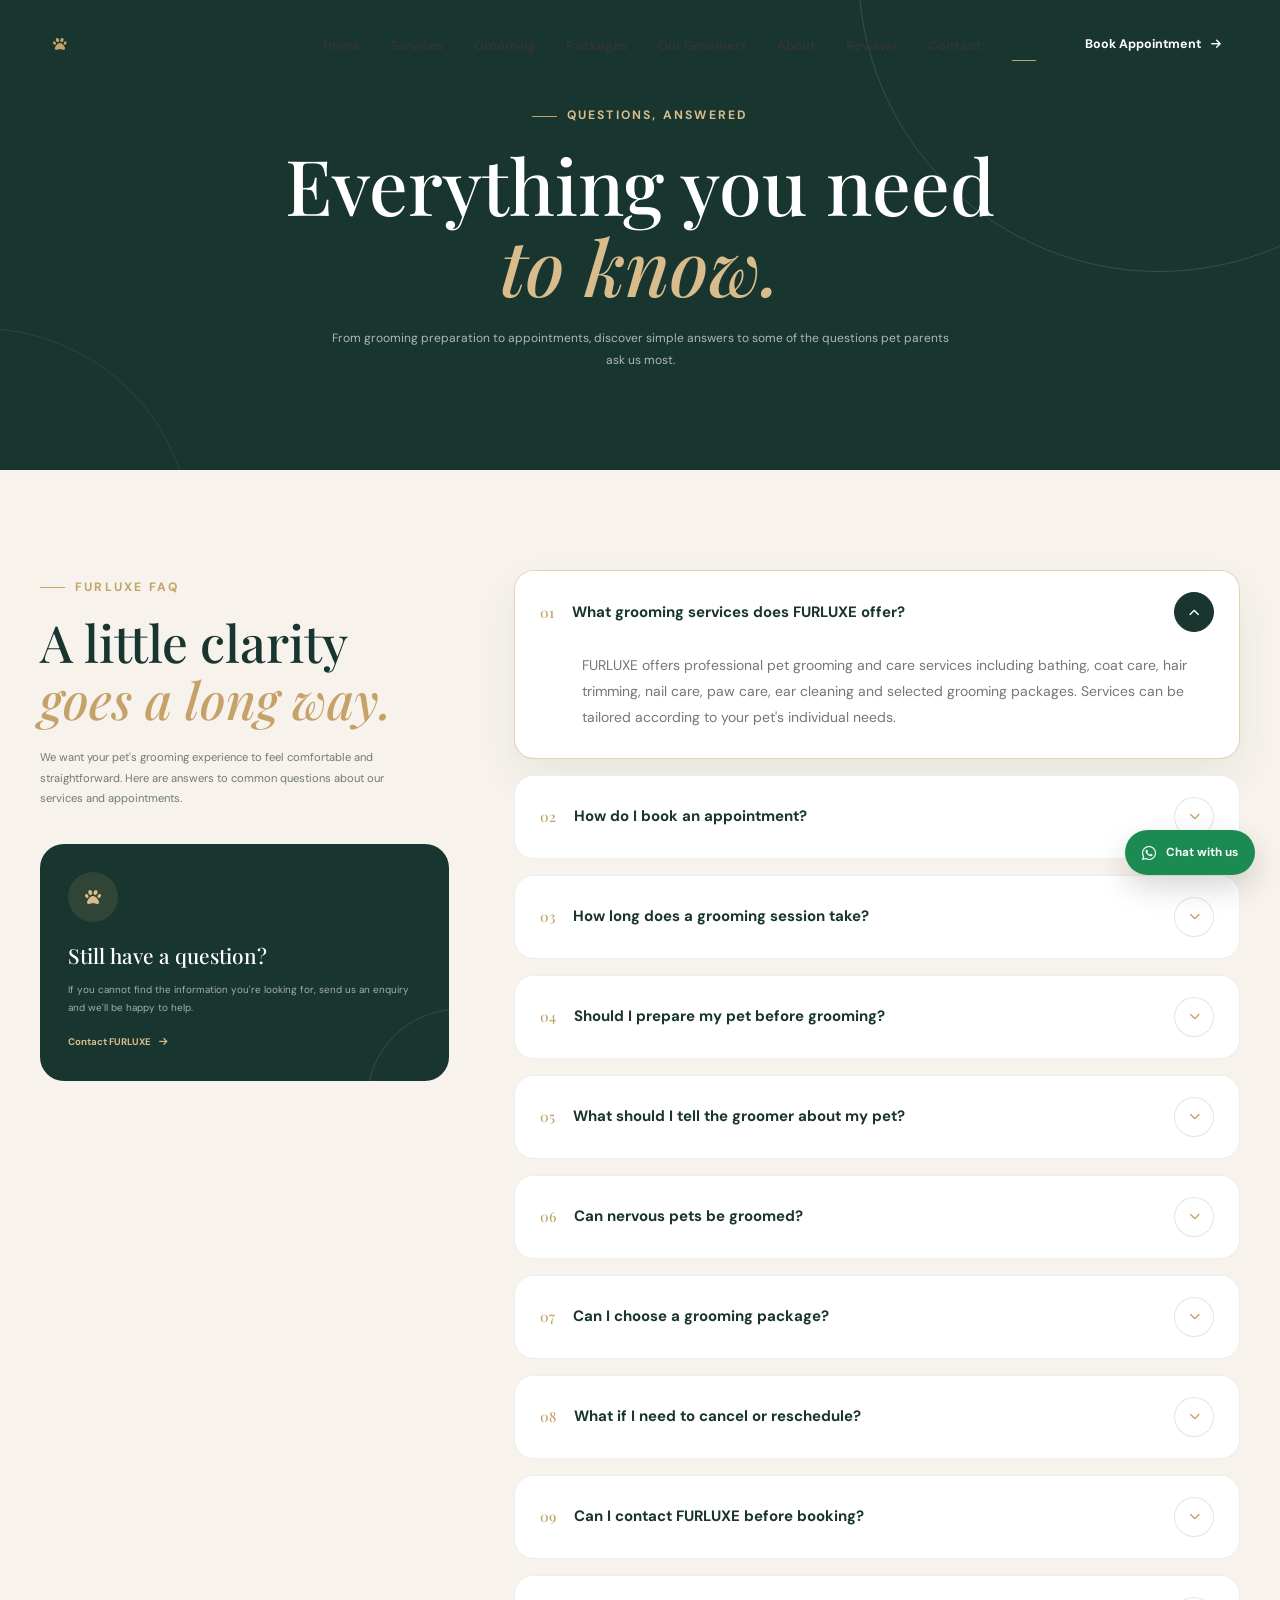
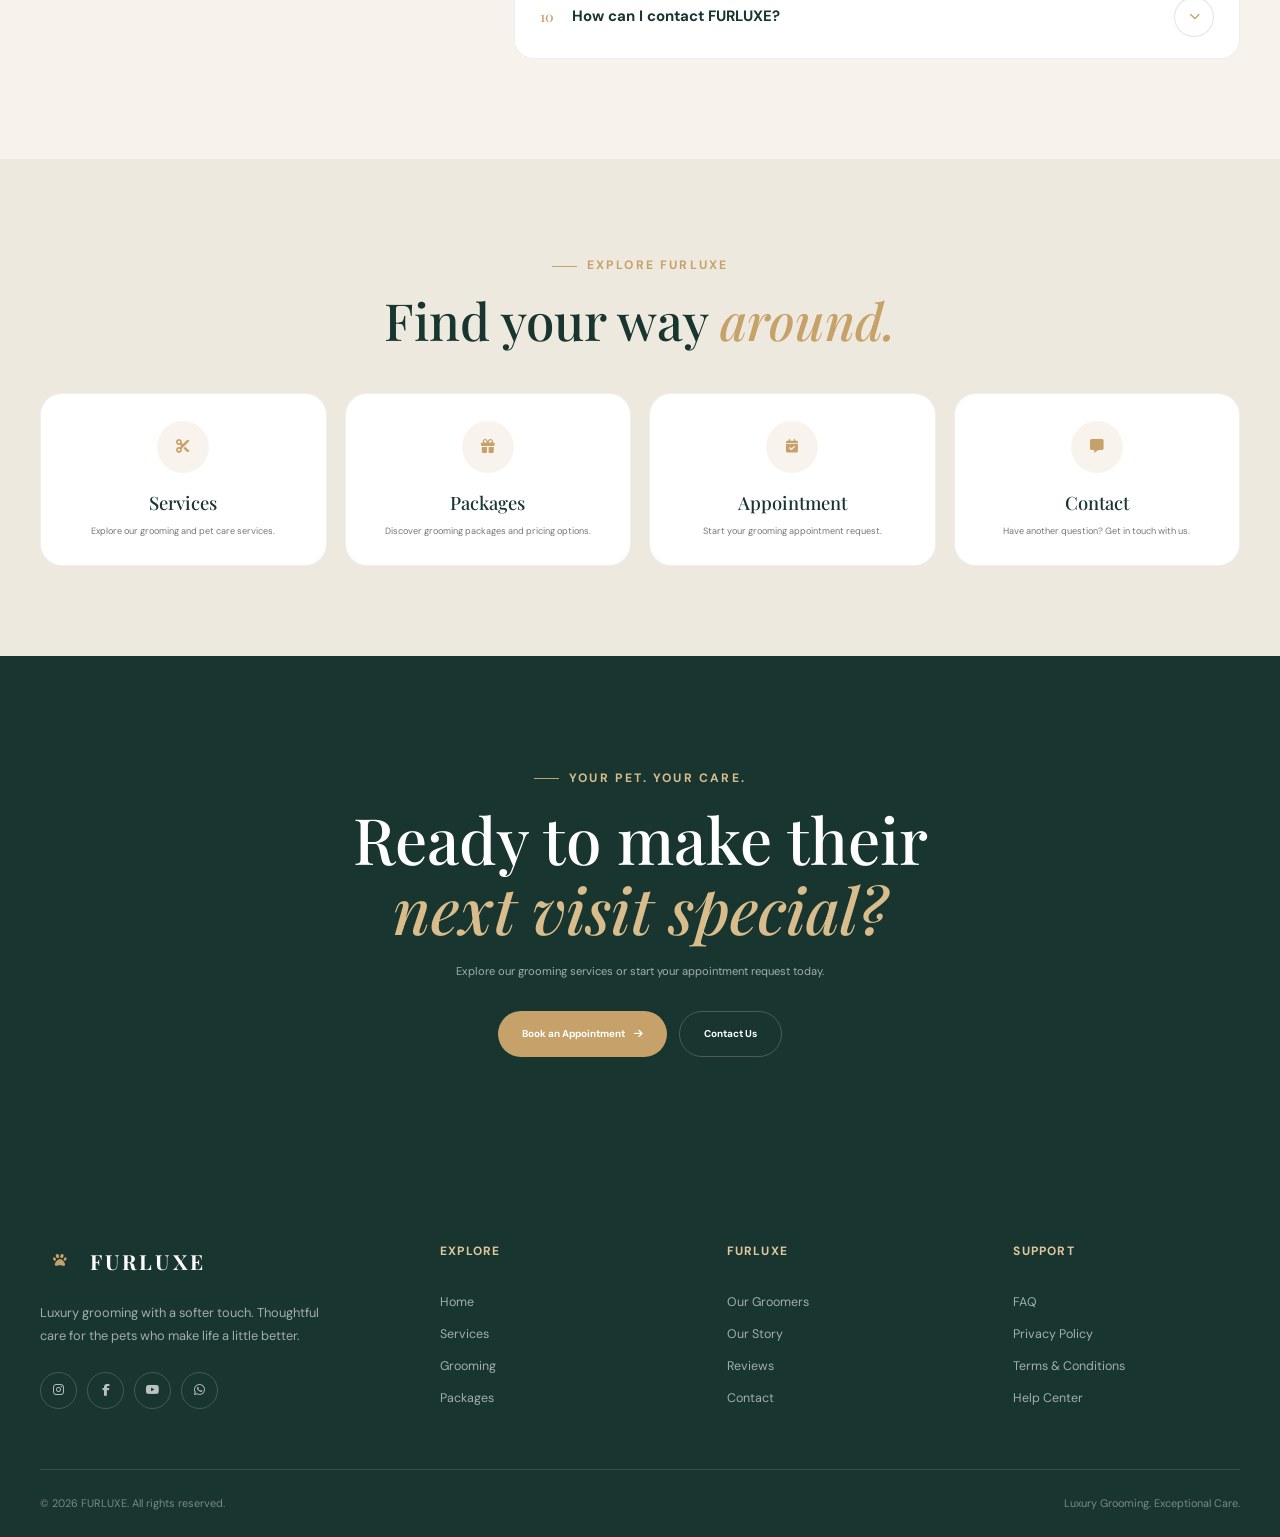
<file: faq.html>
<!DOCTYPE html>
<html lang="en">

<head>

  <meta charset="UTF-8">

  <meta name="viewport" content="width=device-width, initial-scale=1.0">

  <meta name="description"
    content="Frequently asked questions about FURLUXE pet grooming, appointments, packages and pet care.">

  <title>FAQ | FURLUXE</title>


  <!-- =====================================================
         GOOGLE FONTS
    ====================================================== -->

  <link rel="preconnect" href="https://fonts.googleapis.com">

  <link rel="preconnect" href="https://fonts.gstatic.com" crossorigin>

  <link
    href="https://fonts.googleapis.com/css2?family=DM+Sans:wght@400;500;600;700&family=Playfair+Display:ital,wght@0,400;0,500;0,600;0,700;1,400&display=swap"
    rel="stylesheet">


  <!-- =====================================================
         FONT AWESOME
    ====================================================== -->

  <link rel="stylesheet" href="https://cdnjs.cloudflare.com/ajax/libs/font-awesome/6.5.2/css/all.min.css">


  <!-- =====================================================
         MAIN WEBSITE CSS
    ====================================================== -->

  <link rel="stylesheet" href="css/style.css">


  <!-- =====================================================
         FAQ PAGE CSS
    ====================================================== -->

  <style>
    /* =====================================================
           FAQ PAGE
        ====================================================== */

    .faq-page {
      background: #f7f4ee;
    }


    /* =====================================================
           HERO
        ====================================================== */

    .faq-hero {
      position: relative;

      min-height: 470px;

      display: flex;
      align-items: center;

      overflow: hidden;

      background: #18352f;

      text-align: center;
    }


    .faq-hero::before {
      content: "";

      position: absolute;

      width: 600px;
      height: 600px;

      top: -330px;
      right: -180px;

      border: 1px solid rgba(198, 162, 106, 0.22);

      border-radius: 50%;
    }


    .faq-hero::after {
      content: "";

      position: absolute;

      width: 420px;
      height: 420px;

      left: -230px;
      bottom: -280px;

      border: 1px solid rgba(255, 255, 255, 0.08);

      border-radius: 50%;
    }


    .faq-hero-content {
      position: relative;

      z-index: 2;

      max-width: 760px;

      margin: auto;
    }


    .faq-hero .section-tag {
      color: #d8bc8b;
    }


    .faq-hero h1 {
      margin: 18px 0 0;

      color: #ffffff;

      font-family:
        "Playfair Display",
        serif;

      font-size:
        clamp(3rem, 6vw, 5rem);

      line-height: 1.05;

      font-weight: 500;
    }


    .faq-hero h1 span {
      display: block;

      color: #d8bc8b;

      font-style: italic;
    }


    .faq-hero p {
      max-width: 620px;

      margin: 23px auto 0;

      color:
        rgba(255, 255, 255, 0.65);

      font-size: 0.75rem;

      line-height: 1.8;
    }


    /* =====================================================
           FAQ SECTION
        ====================================================== */

    .faq-section {
      padding: 100px 0;
    }


    .faq-layout {
      display: grid;

      grid-template-columns:
        0.72fr 1.28fr;

      gap: 65px;

      align-items: start;
    }


    /* =====================================================
           INTRO
        ====================================================== */

    .faq-intro {
      position: sticky;

      top: 110px;
    }


    .faq-intro .section-tag {
      color: #c6a26a;
    }


    .faq-intro h2 {
      margin: 17px 0 0;

      color: #18352f;

      font-family:
        "Playfair Display",
        serif;

      font-size:
        clamp(2.4rem, 4vw, 3.5rem);

      line-height: 1.1;

      font-weight: 500;
    }


    .faq-intro h2 span {
      color: #c6a26a;

      font-style: italic;
    }


    .faq-intro>p {
      margin: 20px 0 0;

      color: #707975;

      font-size: 0.7rem;

      line-height: 1.85;
    }


    /* =====================================================
           CONTACT CARD
        ====================================================== */

    .faq-paw-card {
      position: relative;

      margin-top: 35px;

      padding: 28px;

      border-radius: 24px;

      background: #18352f;

      overflow: hidden;
    }


    .faq-paw-card::after {
      content: "";

      position: absolute;

      width: 180px;
      height: 180px;

      right: -100px;
      bottom: -110px;

      border: 1px solid rgba(198, 162, 106, 0.2);

      border-radius: 50%;
    }


    .faq-paw-icon {
      width: 50px;
      height: 50px;

      display: grid;

      place-items: center;

      border-radius: 50%;

      background:
        rgba(198, 162, 106, 0.14);

      color: #d8bc8b;
    }


    .faq-paw-card h3 {
      margin: 17px 0 0;

      color: #ffffff;

      font-family:
        "Playfair Display",
        serif;

      font-size: 1.3rem;

      font-weight: 500;
    }


    .faq-paw-card p {
      margin: 9px 0 0;

      color:
        rgba(255, 255, 255, 0.6);

      font-size: 0.62rem;

      line-height: 1.75;
    }


    .faq-paw-card a {
      display: inline-flex;

      align-items: center;

      gap: 8px;

      margin-top: 18px;

      color: #d8bc8b;

      text-decoration: none;

      font-size: 0.6rem;

      font-weight: 700;

      transition: gap 0.3s ease;
    }


    .faq-paw-card a:hover {
      gap: 13px;
    }


    /* =====================================================
           FURLUXE FAQ ACCORDION
           
           UNIQUE CLASS NAMES
           These intentionally do NOT use:
           .faq-item
           .faq-question
           .faq-answer
           
           This prevents conflicts with existing CSS/JS.
        ====================================================== */

    .furluxe-faq-list {
      width: 100%;

      display: flex;

      flex-direction: column;

      gap: 16px;
    }


    /* =====================================================
           FAQ CARD
        ====================================================== */

    .furluxe-faq-item {
      width: 100%;

      background: #ffffff;

      border:
        1px solid rgba(24, 53, 47, 0.08);

      border-radius: 20px;

      overflow: hidden;

      transition:
        border-color 0.3s ease,
        box-shadow 0.3s ease,
        transform 0.3s ease;
    }


    .furluxe-faq-item:hover {
      border-color:
        rgba(198, 162, 106, 0.38);

      transform:
        translateY(-2px);
    }


    .furluxe-faq-item.active {
      border-color:
        rgba(198, 162, 106, 0.48);

      box-shadow:
        0 18px 45px rgba(24, 53, 47, 0.07);
    }


    /* =====================================================
           QUESTION BUTTON
        ====================================================== */

    .furluxe-faq-question {
      width: 100%;

      min-height: 82px;

      display: flex;

      align-items: center;

      justify-content: space-between;

      gap: 20px;

      padding: 20px 25px;

      border: 0;

      outline: 0;

      background: #ffffff;

      color: #18352f;

      cursor: pointer;

      text-align: left;

      font-family:
        "DM Sans",
        sans-serif;

      font-size: 15px;

      font-weight: 700;

      -webkit-appearance: none;

      appearance: none;
    }


    .furluxe-faq-question:hover {
      background: #fffdfa;
    }


    /* =====================================================
           QUESTION TEXT
        ====================================================== */

    .furluxe-faq-question-text {
      display: flex;

      align-items: center;

      gap: 18px;

      line-height: 1.5;
    }


    /* =====================================================
           NUMBER
        ====================================================== */

    .furluxe-faq-number {
      flex-shrink: 0;

      color: #c6a26a;

      font-family:
        "Playfair Display",
        serif;

      font-size: 14px;

      font-weight: 500;
    }


    /* =====================================================
           ICON
        ====================================================== */

    .furluxe-faq-icon {
      width: 40px;
      height: 40px;

      min-width: 40px;

      display: flex;

      align-items: center;

      justify-content: center;

      border:
        1px solid rgba(24, 53, 47, 0.12);

      border-radius: 50%;

      background: #ffffff;

      color: #c6a26a;

      transition:
        background 0.3s ease,
        border-color 0.3s ease,
        color 0.3s ease;
    }


    .furluxe-faq-icon i {
      font-size: 11px;

      transition:
        transform 0.35s ease;
    }


    /* =====================================================
           ACTIVE ICON
        ====================================================== */

    .furluxe-faq-item.active .furluxe-faq-icon {
      background: #18352f;

      border-color: #18352f;

      color: #ffffff;
    }


    .furluxe-faq-item.active .furluxe-faq-icon i {
      transform:
        rotate(180deg);
    }


    /* =====================================================
           ANSWER
        ====================================================== */

    .furluxe-faq-answer {
      display: block !important;

      max-height: 0;

      overflow: hidden;

      opacity: 0;

      visibility: hidden;

      transition:
        max-height 0.45s ease,
        opacity 0.3s ease,
        visibility 0.3s ease;
    }


    /* =====================================================
           OPEN ANSWER
        ====================================================== */

    .furluxe-faq-item.active .furluxe-faq-answer {
      max-height: 600px;

      opacity: 1;

      visibility: visible;
    }


    /* =====================================================
           ANSWER CONTENT
        ====================================================== */

    .furluxe-faq-answer-inner {
      padding:
        0 25px 27px 67px;
    }


    .furluxe-faq-answer-inner p {
      margin: 0;

      color: #707975;

      font-family:
        "DM Sans",
        sans-serif;

      font-size: 14px;

      line-height: 1.85;
    }


    /* =====================================================
           EXPLORE SECTION
        ====================================================== */

    .faq-categories {
      padding: 90px 0;

      background: #eee9df;
    }


    .faq-category-header {
      max-width: 650px;

      margin: auto;

      text-align: center;
    }


    .faq-category-header .section-tag {
      color: #c6a26a;
    }


    .faq-category-header h2 {
      margin: 16px 0 0;

      color: #18352f;

      font-family:
        "Playfair Display",
        serif;

      font-size:
        clamp(2.3rem, 4vw, 3.3rem);

      line-height: 1.1;

      font-weight: 500;
    }


    .faq-category-header h2 span {
      color: #c6a26a;

      font-style: italic;
    }


    .category-grid {
      display: grid;

      grid-template-columns:
        repeat(4, 1fr);

      gap: 18px;

      margin-top: 45px;
    }


    .category-card {
      display: block;

      padding: 27px 20px;

      border:
        1px solid rgba(24, 53, 47, 0.07);

      border-radius: 22px;

      background: #ffffff;

      text-align: center;

      text-decoration: none;

      transition:
        transform 0.3s ease,
        box-shadow 0.3s ease,
        border-color 0.3s ease;
    }


    .category-card:hover {
      transform:
        translateY(-7px);

      border-color:
        rgba(198, 162, 106, 0.3);

      box-shadow:
        0 18px 40px rgba(24, 53, 47, 0.07);
    }


    .category-icon {
      width: 52px;
      height: 52px;

      display: grid;

      place-items: center;

      margin: auto;

      border-radius: 50%;

      background:
        rgba(198, 162, 106, 0.12);

      color: #c6a26a;

      font-size: 0.85rem;
    }


    .category-card h3 {
      margin: 15px 0 0;

      color: #18352f;

      font-family:
        "Playfair Display",
        serif;

      font-size: 1.15rem;

      font-weight: 500;
    }


    .category-card p {
      margin: 6px 0 0;

      color: #707975;

      font-size: 0.57rem;

      line-height: 1.6;
    }


    /* =====================================================
           CTA
        ====================================================== */

    .faq-cta {
      padding: 105px 0;

      background: #18352f;

      text-align: center;
    }


    .faq-cta-content {
      max-width: 700px;

      margin: auto;
    }


    .faq-cta .section-tag {
      color: #d8bc8b;
    }


    .faq-cta h2 {
      margin: 16px 0 0;

      color: #ffffff;

      font-family:
        "Playfair Display",
        serif;

      font-size:
        clamp(2.4rem, 5vw, 4rem);

      line-height: 1.08;

      font-weight: 500;
    }


    .faq-cta h2 span {
      color: #d8bc8b;

      font-style: italic;
    }


    .faq-cta p {
      max-width: 560px;

      margin: 18px auto 30px;

      color:
        rgba(255, 255, 255, 0.6);

      font-size: 0.7rem;

      line-height: 1.8;
    }


    .faq-buttons {
      display: flex;

      justify-content: center;

      flex-wrap: wrap;

      gap: 12px;
    }


    .faq-btn-primary,
    .faq-btn-secondary {
      display: inline-flex;

      align-items: center;

      justify-content: center;

      gap: 9px;

      padding: 14px 24px;

      border-radius: 50px;

      text-decoration: none;

      font-size: 0.62rem;

      font-weight: 700;

      transition:
        all 0.3s ease;
    }


    .faq-btn-primary {
      background: #c6a26a;

      color: #ffffff;
    }


    .faq-btn-secondary {
      border:
        1px solid rgba(255, 255, 255, 0.2);

      color: #ffffff;
    }


    .faq-btn-primary:hover {
      background: #d8bc8b;

      transform:
        translateY(-4px);
    }


    .faq-btn-secondary:hover {
      background:
        rgba(255, 255, 255, 0.08);

      border-color:
        rgba(255, 255, 255, 0.4);

      transform:
        translateY(-4px);
    }


    /* =====================================================
           RESPONSIVE
        ====================================================== */

    @media (max-width: 1000px) {

      .faq-layout {
        grid-template-columns: 1fr;

        gap: 50px;
      }


      .faq-intro {
        position: static;

        max-width: 700px;

        margin: auto;

        text-align: center;
      }


      .faq-paw-card {
        text-align: left;
      }


      .category-grid {
        grid-template-columns:
          repeat(2, 1fr);
      }

    }


    @media (max-width: 650px) {

      .faq-hero {
        min-height: 420px;
      }


      .faq-section {
        padding: 70px 0;
      }


      .furluxe-faq-question {
        min-height: 72px;

        padding: 17px 18px;

        font-size: 13px;
      }


      .furluxe-faq-question-text {
        gap: 10px;
      }


      .furluxe-faq-number {
        font-size: 12px;
      }


      .furluxe-faq-icon {
        width: 36px;
        height: 36px;

        min-width: 36px;
      }


      .furluxe-faq-answer-inner {
        padding:
          0 18px 22px 18px;
      }


      .furluxe-faq-answer-inner p {
        font-size: 13px;
      }


      .category-grid {
        grid-template-columns: 1fr;
      }


      .faq-categories,
      .faq-cta {
        padding: 75px 0;
      }


      .faq-buttons {
        flex-direction: column;

        align-items: stretch;
      }


      .faq-btn-primary,
      .faq-btn-secondary {
        width: 100%;
      }

    }
  </style>

</head>


<body class="faq-page">


  <!-- =====================================================
         LOADER
    ====================================================== -->

  <div class="page-loader">

    <div class="loader-content">

      <div class="loader-paw">
        <i class="fa-solid fa-paw"></i>
      </div>

      <h2>FURLUXE</h2>

      <p>
        Luxury Grooming. Exceptional Care.
      </p>

    </div>

  </div>


  <!-- =====================================================
         NAVBAR
    ====================================================== -->

  <header class="header">

    <nav class="navbar">

      <a href="index.html" class="logo">

        <span class="logo-mark">
          <i class="fa-solid fa-paw"></i>
        </span>

        <span class="logo-text">
          FURLUXE
        </span>

      </a>


      <ul class="nav-links">

        <li>
          <a href="index.html">
            Home
          </a>
        </li>

        <li>
          <a href="services.html">
            Services
          </a>
        </li>

        <li>
          <a href="grooming.html">
            Grooming
          </a>
        </li>

        <li>
          <a href="packages.html">
            Packages
          </a>
        </li>

        <li>
          <a href="team.html">
            Our Groomers
          </a>
        </li>

        <li>
          <a href="about.html">
            About
          </a>
        </li>

        <li>
          <a href="reviews.html">
            Reviews
          </a>
        </li>

        <li>
          <a href="contact.html">
            Contact
          </a>
        </li>

        <li>
          <a href="faq.html" class="active">
            FAQ
          </a>
        </li>

      </ul>


      <a href="appointment.html" class="nav-book-btn">

        Book Appointment

        <i class="fa-solid fa-arrow-right"></i>

      </a>


      <button class="menu-toggle" type="button" aria-label="Open navigation menu">

        <span></span>
        <span></span>
        <span></span>

      </button>

    </nav>

  </header>


  <!-- =====================================================
         MAIN
    ====================================================== -->

  <main>


    <!-- =================================================
             HERO
        ================================================== -->

    <section class="faq-hero">

      <div class="container">

        <div class="faq-hero-content reveal">

          <div class="section-tag">
            QUESTIONS, ANSWERED
          </div>


          <h1>
            Everything you need
            <span>to know.</span>
          </h1>


          <p>
            From grooming preparation to appointments,
            discover simple answers to some of the
            questions pet parents ask us most.
          </p>

        </div>

      </div>

    </section>


    <!-- =================================================
             FAQ CONTENT
        ================================================== -->

    <section class="faq-section">

      <div class="container">

        <div class="faq-layout">


          <!-- INTRO -->

          <div class="faq-intro reveal">

            <div class="section-tag">
              FURLUXE FAQ
            </div>


            <h2>
              A little clarity
              <span>goes a long way.</span>
            </h2>


            <p>
              We want your pet's grooming experience
              to feel comfortable and straightforward.
              Here are answers to common questions
              about our services and appointments.
            </p>


            <div class="faq-paw-card">

              <div class="faq-paw-icon">

                <i class="fa-solid fa-paw"></i>

              </div>


              <h3>
                Still have a question?
              </h3>


              <p>
                If you cannot find the information
                you're looking for, send us an
                enquiry and we'll be happy to help.
              </p>


              <a href="contact.html">

                Contact FURLUXE

                <i class="fa-solid fa-arrow-right"></i>

              </a>

            </div>

          </div>


          <!-- =================================================
                         FAQ LIST
                    ================================================== -->

          <div class="furluxe-faq-list">


            <!-- FAQ 01 -->

            <div class="furluxe-faq-item active">

              <button type="button" class="furluxe-faq-question" aria-expanded="true">

                <span class="furluxe-faq-question-text">

                  <span class="furluxe-faq-number">
                    01
                  </span>

                  What grooming services does FURLUXE offer?

                </span>


                <span class="furluxe-faq-icon">

                  <i class="fa-solid fa-chevron-down"></i>

                </span>

              </button>


              <div class="furluxe-faq-answer">

                <div class="furluxe-faq-answer-inner">

                  <p>
                    FURLUXE offers professional pet
                    grooming and care services including
                    bathing, coat care, hair trimming,
                    nail care, paw care, ear cleaning
                    and selected grooming packages.
                    Services can be tailored according
                    to your pet's individual needs.
                  </p>

                </div>

              </div>

            </div>


            <!-- FAQ 02 -->

            <div class="furluxe-faq-item">

              <button type="button" class="furluxe-faq-question" aria-expanded="false">

                <span class="furluxe-faq-question-text">

                  <span class="furluxe-faq-number">
                    02
                  </span>

                  How do I book an appointment?

                </span>


                <span class="furluxe-faq-icon">

                  <i class="fa-solid fa-chevron-down"></i>

                </span>

              </button>


              <div class="furluxe-faq-answer">

                <div class="furluxe-faq-answer-inner">

                  <p>
                    You can visit our Appointment page
                    and submit your booking request.
                    If you are unsure which grooming
                    service is suitable for your pet,
                    you can contact FURLUXE before booking.
                  </p>

                </div>

              </div>

            </div>


            <!-- FAQ 03 -->

            <div class="furluxe-faq-item">

              <button type="button" class="furluxe-faq-question" aria-expanded="false">

                <span class="furluxe-faq-question-text">

                  <span class="furluxe-faq-number">
                    03
                  </span>

                  How long does a grooming session take?

                </span>


                <span class="furluxe-faq-icon">

                  <i class="fa-solid fa-chevron-down"></i>

                </span>

              </button>


              <div class="furluxe-faq-answer">

                <div class="furluxe-faq-answer-inner">

                  <p>
                    Grooming time depends on your pet's
                    size, coat condition, temperament and
                    selected service. The estimated
                    duration can be discussed when your
                    appointment is arranged.
                  </p>

                </div>

              </div>

            </div>


            <!-- FAQ 04 -->

            <div class="furluxe-faq-item">

              <button type="button" class="furluxe-faq-question" aria-expanded="false">

                <span class="furluxe-faq-question-text">

                  <span class="furluxe-faq-number">
                    04
                  </span>

                  Should I prepare my pet before grooming?

                </span>


                <span class="furluxe-faq-icon">

                  <i class="fa-solid fa-chevron-down"></i>

                </span>

              </button>


              <div class="furluxe-faq-answer">

                <div class="furluxe-faq-answer-inner">

                  <p>
                    A calm arrival can help make the
                    experience smoother. Give your pet
                    enough time to settle before the
                    appointment and share any important
                    behavioural or care information
                    with our grooming team.
                  </p>

                </div>

              </div>

            </div>


            <!-- FAQ 05 -->

            <div class="furluxe-faq-item">

              <button type="button" class="furluxe-faq-question" aria-expanded="false">

                <span class="furluxe-faq-question-text">

                  <span class="furluxe-faq-number">
                    05
                  </span>

                  What should I tell the groomer about my pet?

                </span>


                <span class="furluxe-faq-icon">

                  <i class="fa-solid fa-chevron-down"></i>

                </span>

              </button>


              <div class="furluxe-faq-answer">

                <div class="furluxe-faq-answer-inner">

                  <p>
                    Please let our team know about your
                    pet's grooming history, sensitivities,
                    behavioural needs, coat concerns and
                    any important care instructions.
                  </p>

                </div>

              </div>

            </div>


            <!-- FAQ 06 -->

            <div class="furluxe-faq-item">

              <button type="button" class="furluxe-faq-question" aria-expanded="false">

                <span class="furluxe-faq-question-text">

                  <span class="furluxe-faq-number">
                    06
                  </span>

                  Can nervous pets be groomed?

                </span>


                <span class="furluxe-faq-icon">

                  <i class="fa-solid fa-chevron-down"></i>

                </span>

              </button>


              <div class="furluxe-faq-answer">

                <div class="furluxe-faq-answer-inner">

                  <p>
                    Every pet is different. Please mention
                    nervous or anxious behaviour when
                    making your appointment so our team
                    can discuss suitable arrangements
                    with you.
                  </p>

                </div>

              </div>

            </div>


            <!-- FAQ 07 -->

            <div class="furluxe-faq-item">

              <button type="button" class="furluxe-faq-question" aria-expanded="false">

                <span class="furluxe-faq-question-text">

                  <span class="furluxe-faq-number">
                    07
                  </span>

                  Can I choose a grooming package?

                </span>


                <span class="furluxe-faq-icon">

                  <i class="fa-solid fa-chevron-down"></i>

                </span>

              </button>


              <div class="furluxe-faq-answer">

                <div class="furluxe-faq-answer-inner">

                  <p>
                    Yes. FURLUXE offers different
                    grooming package options based
                    on the services included. Visit
                    our Packages page to explore
                    the available options.
                  </p>

                </div>

              </div>

            </div>


            <!-- FAQ 08 -->

            <div class="furluxe-faq-item">

              <button type="button" class="furluxe-faq-question" aria-expanded="false">

                <span class="furluxe-faq-question-text">

                  <span class="furluxe-faq-number">
                    08
                  </span>

                  What if I need to cancel or reschedule?

                </span>


                <span class="furluxe-faq-icon">

                  <i class="fa-solid fa-chevron-down"></i>

                </span>

              </button>


              <div class="furluxe-faq-answer">

                <div class="furluxe-faq-answer-inner">

                  <p>
                    Please contact FURLUXE as early as
                    possible if you need to change your
                    appointment. Cancellation and
                    rescheduling terms can be confirmed
                    when your appointment is arranged.
                  </p>

                </div>

              </div>

            </div>


            <!-- FAQ 09 -->

            <div class="furluxe-faq-item">

              <button type="button" class="furluxe-faq-question" aria-expanded="false">

                <span class="furluxe-faq-question-text">

                  <span class="furluxe-faq-number">
                    09
                  </span>

                  Can I contact FURLUXE before booking?

                </span>


                <span class="furluxe-faq-icon">

                  <i class="fa-solid fa-chevron-down"></i>

                </span>

              </button>


              <div class="furluxe-faq-answer">

                <div class="furluxe-faq-answer-inner">

                  <p>
                    Absolutely. If you're unsure which
                    service is suitable or simply want
                    to ask a question, visit our Contact
                    page and use the FURLUXE enquiry form.
                  </p>

                </div>

              </div>

            </div>


            <!-- FAQ 10 -->

            <div class="furluxe-faq-item">

              <button type="button" class="furluxe-faq-question" aria-expanded="false">

                <span class="furluxe-faq-question-text">

                  <span class="furluxe-faq-number">
                    10
                  </span>

                  How can I contact FURLUXE?

                </span>


                <span class="furluxe-faq-icon">

                  <i class="fa-solid fa-chevron-down"></i>

                </span>

              </button>


              <div class="furluxe-faq-answer">

                <div class="furluxe-faq-answer-inner">

                  <p>
                    You can use our Contact page,
                    Appointment page or the communication
                    options provided throughout the
                    website. For enquiries, our FURLUXE
                    Google Form is available through the
                    Contact page.
                  </p>

                </div>

              </div>

            </div>

          </div>

        </div>

      </div>

    </section>


    <!-- =================================================
             EXPLORE
        ================================================== -->

    <section class="faq-categories">

      <div class="container">

        <div class="faq-category-header reveal">

          <div class="section-tag">
            EXPLORE FURLUXE
          </div>


          <h2>
            Find your way
            <span>around.</span>
          </h2>

        </div>


        <div class="category-grid">


          <a href="services.html" class="category-card reveal">

            <div class="category-icon">

              <i class="fa-solid fa-scissors"></i>

            </div>


            <h3>
              Services
            </h3>


            <p>
              Explore our grooming and
              pet care services.
            </p>

          </a>


          <a href="packages.html" class="category-card reveal">

            <div class="category-icon">

              <i class="fa-solid fa-gift"></i>

            </div>


            <h3>
              Packages
            </h3>


            <p>
              Discover grooming packages
              and pricing options.
            </p>

          </a>


          <a href="appointment.html" class="category-card reveal">

            <div class="category-icon">

              <i class="fa-solid fa-calendar-check"></i>

            </div>


            <h3>
              Appointment
            </h3>


            <p>
              Start your grooming
              appointment request.
            </p>

          </a>


          <a href="contact.html" class="category-card reveal">

            <div class="category-icon">

              <i class="fa-solid fa-message"></i>

            </div>


            <h3>
              Contact
            </h3>


            <p>
              Have another question?
              Get in touch with us.
            </p>

          </a>

        </div>

      </div>

    </section>


    <!-- =================================================
             CTA
        ================================================== -->

    <section class="faq-cta">

      <div class="container">

        <div class="faq-cta-content reveal">

          <div class="section-tag">
            YOUR PET. YOUR CARE.
          </div>


          <h2>
            Ready to make their
            <span>next visit special?</span>
          </h2>


          <p>
            Explore our grooming services or
            start your appointment request today.
          </p>


          <div class="faq-buttons">

            <a href="appointment.html" class="faq-btn-primary">

              Book an Appointment

              <i class="fa-solid fa-arrow-right"></i>

            </a>


            <a href="contact.html" class="faq-btn-secondary">

              Contact Us

            </a>

          </div>

        </div>

      </div>

    </section>

  </main>


  <!-- =====================================================
         FOOTER
    ====================================================== -->

  <footer class="footer">

    <div class="container">

      <div class="footer-main">


        <div class="footer-brand">

          <a href="index.html" class="logo footer-logo">

            <span class="logo-mark">
              <i class="fa-solid fa-paw"></i>
            </span>

            <span class="logo-text">
              FURLUXE
            </span>

          </a>


          <p>
            Luxury grooming with a softer touch.
            Thoughtful care for the pets who make
            life a little better.
          </p>


          <div class="social-links">

            <a href="#" aria-label="Instagram">

              <i class="fa-brands fa-instagram"></i>

            </a>


            <a href="#" aria-label="Facebook">

              <i class="fa-brands fa-facebook-f"></i>

            </a>


            <a href="#" aria-label="YouTube">

              <i class="fa-brands fa-youtube"></i>

            </a>


            <a href="#" aria-label="WhatsApp">

              <i class="fa-brands fa-whatsapp"></i>

            </a>

          </div>

        </div>


        <div class="footer-column">

          <h4>
            Explore
          </h4>

          <a href="index.html">
            Home
          </a>

          <a href="services.html">
            Services
          </a>

          <a href="grooming.html">
            Grooming
          </a>

          <a href="packages.html">
            Packages
          </a>

        </div>


        <div class="footer-column">

          <h4>
            FURLUXE
          </h4>

          <a href="team.html">
            Our Groomers
          </a>

          <a href="about.html">
            Our Story
          </a>

          <a href="reviews.html">
            Reviews
          </a>

          <a href="contact.html">
            Contact
          </a>

        </div>


        <div class="footer-column">

          <h4>
            Support
          </h4>

          <a href="faq.html">
            FAQ
          </a>

          <a href="privacy.html">
            Privacy Policy
          </a>

          <a href="terms.html">
            Terms & Conditions
          </a>

          <a href="help.html">
            Help Center
          </a>

        </div>

      </div>


      <div class="footer-bottom">

        <p>
          ©
          <span id="currentYear"></span>
          FURLUXE.
          All rights reserved.
        </p>


        <p>
          Luxury Grooming. Exceptional Care.
        </p>

      </div>

    </div>

  </footer>


  <!-- =====================================================
         WHATSAPP
    ====================================================== -->

  <a href="https://wa.me/919999999999?text=Hello%20FURLUXE%2C%20I%20have%20a%20question%20about%20pet%20grooming."
    class="whatsapp-float" target="_blank" rel="noopener noreferrer" aria-label="Chat with FURLUXE on WhatsApp">

    <i class="fa-brands fa-whatsapp"></i>

    <span>
      Chat with us
    </span>

  </a>


  <!-- =====================================================
         BACK TO TOP
    ====================================================== -->

  <button class="back-to-top" type="button" aria-label="Back to top">

    <i class="fa-solid fa-arrow-up"></i>

  </button>


  <!-- =====================================================
         FAQ JAVASCRIPT
         
         IMPORTANT:
         This script is completely isolated from
         your existing script.js.
    ====================================================== -->

  <script>

    document.addEventListener(
      "DOMContentLoaded",
      function () {


        /* =========================================
           GET FAQ ITEMS
        ========================================== */

        const faqItems =
          document.querySelectorAll(
            ".furluxe-faq-item"
          );


        /* =========================================
           SET INITIAL STATE
        ========================================== */

        faqItems.forEach(function (item) {

          const button =
            item.querySelector(
              ".furluxe-faq-question"
            );


          const answer =
            item.querySelector(
              ".furluxe-faq-answer"
            );


          if (!button || !answer) {
            return;
          }


          if (
            item.classList.contains(
              "active"
            )
          ) {

            answer.style.maxHeight =
              answer.scrollHeight + "px";

            button.setAttribute(
              "aria-expanded",
              "true"
            );

          } else {

            answer.style.maxHeight =
              "0px";

            button.setAttribute(
              "aria-expanded",
              "false"
            );

          }

        });


        /* =========================================
           FAQ CLICK
        ========================================== */

        faqItems.forEach(function (item) {

          const button =
            item.querySelector(
              ".furluxe-faq-question"
            );


          const answer =
            item.querySelector(
              ".furluxe-faq-answer"
            );


          if (!button || !answer) {
            return;
          }


          button.addEventListener(
            "click",
            function () {


              const currentlyOpen =
                item.classList.contains(
                  "active"
                );


              /* =========================
                 CLOSE ALL
              ========================== */

              faqItems.forEach(
                function (otherItem) {

                  otherItem.classList.remove(
                    "active"
                  );


                  const otherAnswer =
                    otherItem.querySelector(
                      ".furluxe-faq-answer"
                    );


                  const otherButton =
                    otherItem.querySelector(
                      ".furluxe-faq-question"
                    );


                  if (otherAnswer) {

                    otherAnswer.style.maxHeight =
                      "0px";

                  }


                  if (otherButton) {

                    otherButton.setAttribute(
                      "aria-expanded",
                      "false"
                    );

                  }

                }
              );


              /* =========================
                 OPEN CLICKED ITEM
              ========================== */

              if (!currentlyOpen) {

                item.classList.add(
                  "active"
                );


                answer.style.maxHeight =
                  answer.scrollHeight + "px";


                button.setAttribute(
                  "aria-expanded",
                  "true"
                );

              }

            }
          );

        });


        /* =========================================
           RESIZE FIX
        ========================================== */

        window.addEventListener(
          "resize",
          function () {

            const activeItem =
              document.querySelector(
                ".furluxe-faq-item.active"
              );


            if (!activeItem) {
              return;
            }


            const activeAnswer =
              activeItem.querySelector(
                ".furluxe-faq-answer"
              );


            if (activeAnswer) {

              activeAnswer.style.maxHeight =
                activeAnswer.scrollHeight + "px";

            }

          }
        );


        /* =========================================
           CURRENT YEAR
        ========================================== */

        const year =
          document.getElementById(
            "currentYear"
          );


        if (year) {

          year.textContent =
            new Date().getFullYear();

        }

      }
    );

  </script>


  <!-- =====================================================
         YOUR MAIN WEBSITE JAVASCRIPT
    ====================================================== -->

  <script src="js/script.js"></script>


</body>

</html>
</file>
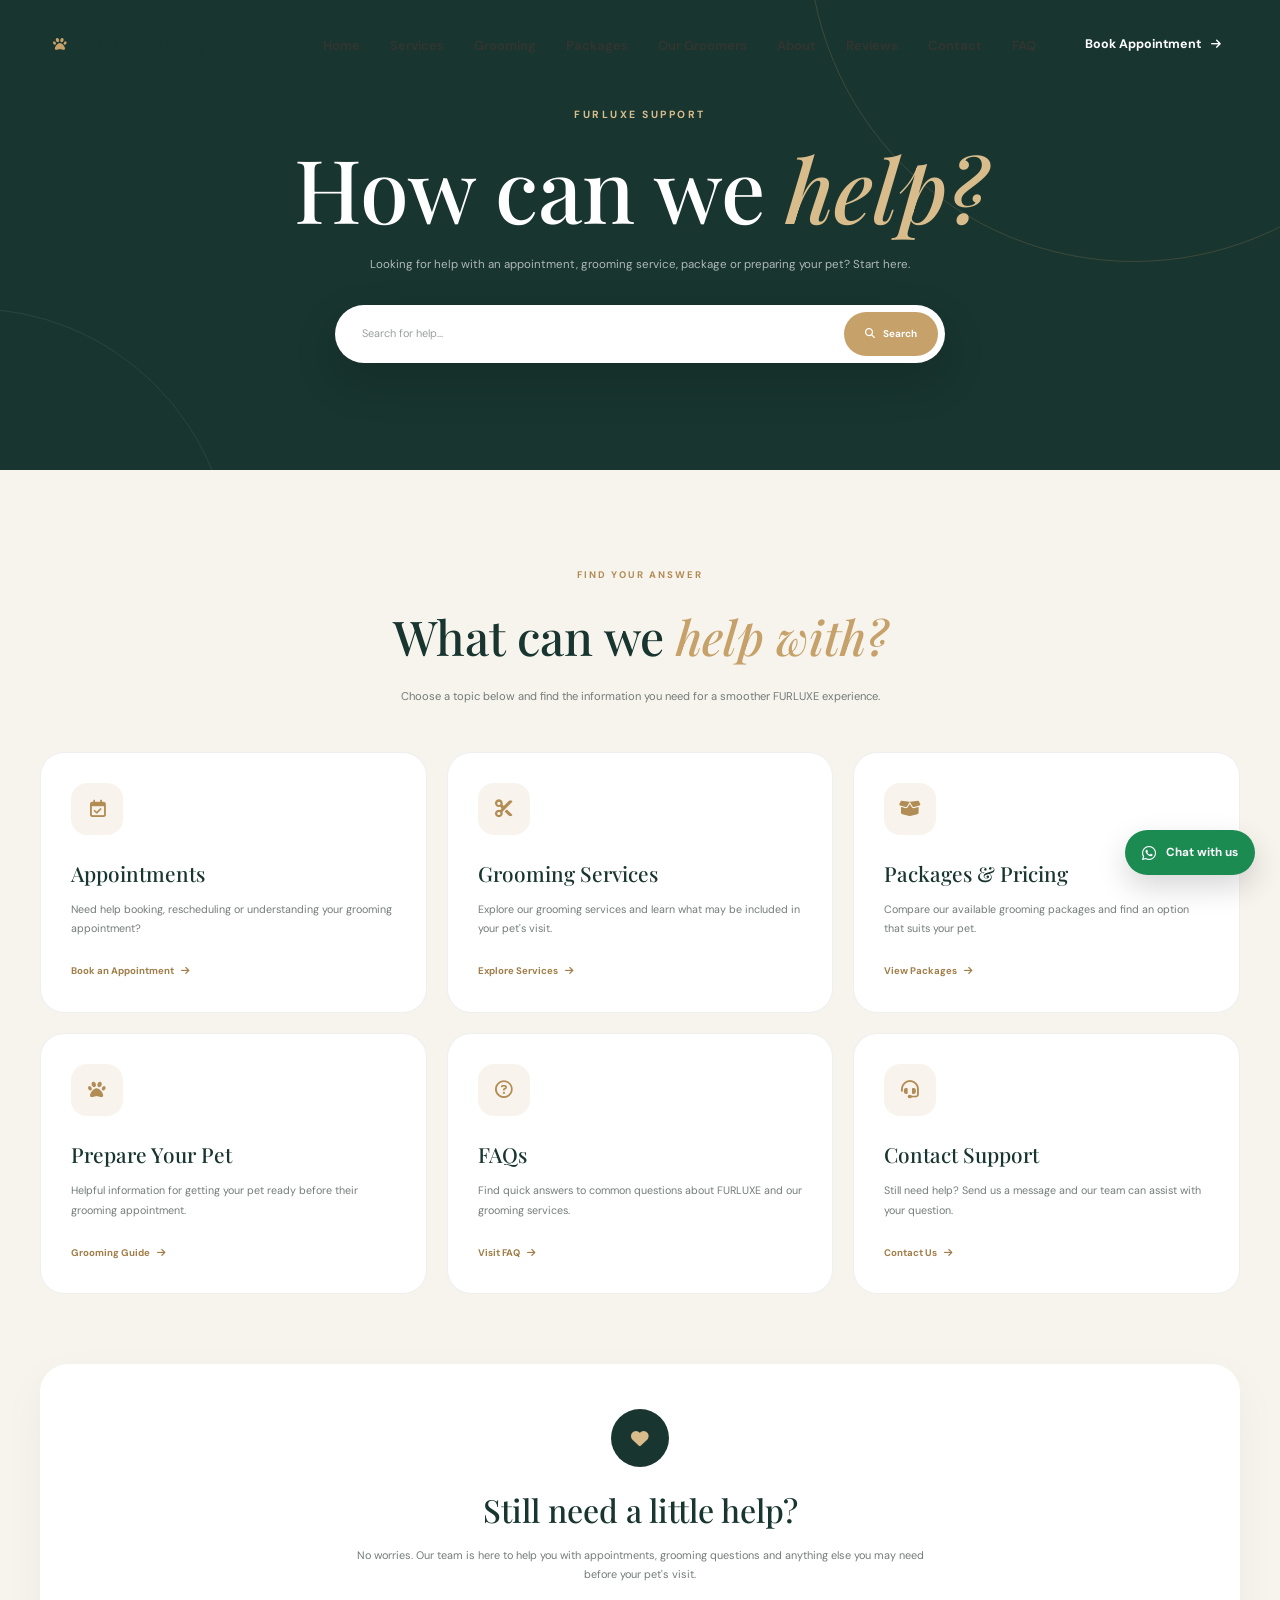
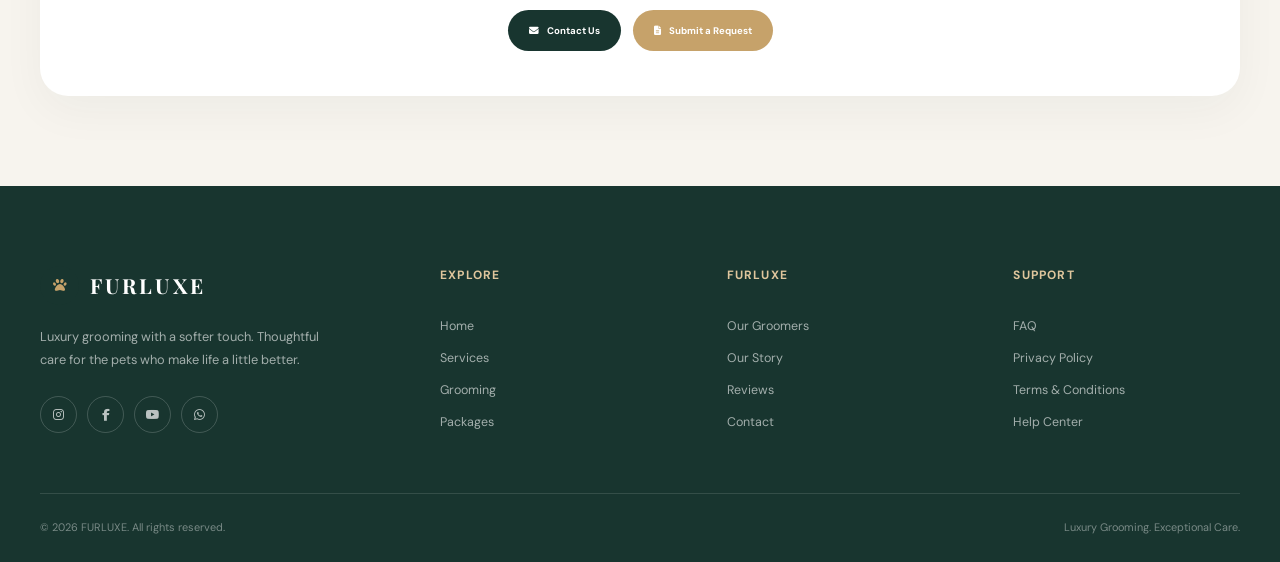
<file: help.html>
<!DOCTYPE html>
<html lang="en">

<head>

  <meta charset="UTF-8">

  <meta name="viewport" content="width=device-width, initial-scale=1.0">

  <meta name="description"
    content="FURLUXE Help Center — Get help with appointments, grooming, packages, pet preparation and more.">

  <title>Help Center | FURLUXE</title>


  <!-- =====================================================
         GOOGLE FONTS
    ====================================================== -->

  <link rel="preconnect" href="https://fonts.googleapis.com">

  <link rel="preconnect" href="https://fonts.gstatic.com" crossorigin>

  <link
    href="https://fonts.googleapis.com/css2?family=DM+Sans:wght@400;500;600;700&family=Playfair+Display:ital,wght@0,400;0,500;0,600;0,700;1,400&display=swap"
    rel="stylesheet">


  <!-- =====================================================
         FONT AWESOME
    ====================================================== -->

  <link rel="stylesheet" href="https://cdnjs.cloudflare.com/ajax/libs/font-awesome/6.5.2/css/all.min.css">


  <!-- =====================================================
         MAIN CSS
    ====================================================== -->

  <link rel="stylesheet" href="css/style.css">


  <style>
    /* =====================================================
           PAGE
        ====================================================== */

    .help-page {
      background: #f7f4ee;
    }


    /* =====================================================
           HERO
        ====================================================== */

    .help-hero {
      position: relative;

      min-height: 470px;

      display: flex;

      align-items: center;

      justify-content: center;

      overflow: hidden;

      background: #18352f;

      text-align: center;
    }


    .help-hero::before {
      content: "";

      position: absolute;

      width: 650px;
      height: 650px;

      top: -390px;
      right: -180px;

      border:
        1px solid rgba(198, 162, 106, 0.2);

      border-radius: 50%;
    }


    .help-hero::after {
      content: "";

      position: absolute;

      width: 520px;
      height: 520px;

      left: -290px;
      bottom: -360px;

      border:
        1px solid rgba(255, 255, 255, 0.08);

      border-radius: 50%;
    }


    .help-hero-content {
      position: relative;

      z-index: 2;

      width: 100%;

      max-width: 850px;

      margin: auto;
    }


    .help-tag {
      color: #d8bc8b;

      font-size: 0.65rem;

      font-weight: 700;

      letter-spacing: 2.5px;
    }


    .help-hero h1 {
      margin: 18px 0 0;

      color: #ffffff;

      font-family:
        "Playfair Display",
        serif;

      font-size:
        clamp(3rem, 7vw, 5.5rem);

      line-height: 1.05;

      font-weight: 500;
    }


    .help-hero h1 span {
      color: #d8bc8b;

      font-style: italic;
    }


    .help-hero p {
      max-width: 610px;

      margin: 20px auto 0;

      color:
        rgba(255, 255, 255, 0.65);

      font-size: 0.72rem;

      line-height: 1.85;
    }


    /* =====================================================
           SEARCH
        ====================================================== */

    .help-search {
      display: flex;

      max-width: 610px;

      margin: 30px auto 0;

      padding: 7px;

      background: #ffffff;

      border-radius: 60px;

      box-shadow:
        0 18px 45px rgba(0, 0, 0, 0.16);
    }


    .help-search input {
      flex: 1;

      min-width: 0;

      border: 0;

      outline: 0;

      padding: 13px 20px;

      background: transparent;

      color: #18352f;

      font-family:
        "DM Sans",
        sans-serif;

      font-size: 0.68rem;
    }


    .help-search input::placeholder {
      color: #9a9f9c;
    }


    .help-search button {
      display: inline-flex;

      align-items: center;

      gap: 8px;

      border: 0;

      padding: 13px 21px;

      border-radius: 50px;

      background: #c6a26a;

      color: #ffffff;

      font-family:
        "DM Sans",
        sans-serif;

      font-size: 0.62rem;

      font-weight: 700;

      cursor: pointer;

      transition:
        transform 0.3s ease,
        background 0.3s ease;
    }


    .help-search button:hover {
      background: #d8bc8b;

      transform: translateY(-2px);
    }


    /* =====================================================
           MAIN
        ====================================================== */

    .help-section {
      padding: 90px 0;
    }


    .help-heading {
      max-width: 650px;

      margin: 0 auto 45px;

      text-align: center;
    }


    .help-heading small {
      color: #b28c55;

      font-size: 0.6rem;

      font-weight: 700;

      letter-spacing: 2px;
    }


    .help-heading h2 {
      margin: 12px 0;

      color: #18352f;

      font-family:
        "Playfair Display",
        serif;

      font-size:
        clamp(2rem, 4vw, 3rem);

      font-weight: 500;
    }


    .help-heading h2 span {
      color: #c6a26a;

      font-style: italic;
    }


    .help-heading p {
      margin: 0;

      color: #737b77;

      font-size: 0.7rem;

      line-height: 1.8;
    }


    /* =====================================================
           HELP CARDS
        ====================================================== */

    .help-grid {
      display: grid;

      grid-template-columns:
        repeat(3, 1fr);

      gap: 20px;
    }


    .help-card {
      padding: 30px;

      background: #ffffff;

      border:
        1px solid rgba(24, 53, 47, 0.07);

      border-radius: 24px;

      transition:
        transform 0.35s ease,
        box-shadow 0.35s ease;
    }


    .help-card:hover {
      transform: translateY(-7px);

      box-shadow:
        0 20px 45px rgba(24, 53, 47, 0.08);
    }


    .help-card-icon {
      width: 52px;
      height: 52px;

      display: grid;

      place-items: center;

      margin-bottom: 22px;

      border-radius: 16px;

      background:
        rgba(198, 162, 106, 0.12);

      color: #b28c55;

      font-size: 1.1rem;

      transition:
        transform 0.3s ease;
    }


    .help-card:hover .help-card-icon {
      transform:
        rotate(-5deg) scale(1.05);
    }


    .help-card h3 {
      margin: 0 0 10px;

      color: #18352f;

      font-family:
        "Playfair Display",
        serif;

      font-size: 1.3rem;

      font-weight: 500;
    }


    .help-card p {
      margin: 0 0 18px;

      color: #747c78;

      font-size: 0.67rem;

      line-height: 1.8;
    }


    .help-card a {
      display: inline-flex;

      align-items: center;

      gap: 7px;

      color: #a17d48;

      text-decoration: none;

      font-size: 0.6rem;

      font-weight: 700;
    }


    .help-card a i {
      transition:
        transform 0.3s ease;
    }


    .help-card a:hover i {
      transform: translateX(4px);
    }


    /* =====================================================
           QUICK HELP
        ====================================================== */

    .quick-help {
      margin-top: 70px;

      padding: 45px;

      border-radius: 28px;

      background: #ffffff;

      text-align: center;

      box-shadow:
        0 15px 45px rgba(24, 53, 47, 0.045);
    }


    .quick-help-icon {
      width: 58px;
      height: 58px;

      display: grid;

      place-items: center;

      margin: 0 auto 17px;

      border-radius: 50%;

      background: #18352f;

      color: #d8bc8b;

      font-size: 1.1rem;
    }


    .quick-help h2 {
      margin: 0 0 10px;

      color: #18352f;

      font-family:
        "Playfair Display",
        serif;

      font-size: 2rem;

      font-weight: 500;
    }


    .quick-help p {
      max-width: 570px;

      margin: 0 auto;

      color: #737b77;

      font-size: 0.68rem;

      line-height: 1.8;
    }


    .quick-help-buttons {
      display: flex;

      justify-content: center;

      flex-wrap: wrap;

      gap: 12px;

      margin-top: 25px;
    }


    .help-btn {
      display: inline-flex;

      align-items: center;

      gap: 8px;

      padding: 13px 21px;

      border-radius: 50px;

      text-decoration: none;

      font-size: 0.6rem;

      font-weight: 700;

      transition:
        transform 0.3s ease;
    }


    .help-btn:hover {
      transform: translateY(-3px);
    }


    .help-btn-primary {
      background: #18352f;

      color: #ffffff;
    }


    .help-btn-secondary {
      background: #c6a26a;

      color: #ffffff;
    }


    /* =====================================================
           SEARCH RESULTS
        ====================================================== */

    .help-no-results {
      display: none;

      margin-top: 25px;

      color: #747c78;

      text-align: center;

      font-size: 0.7rem;
    }


    /* =====================================================
           MOBILE
        ====================================================== */

    @media (max-width: 900px) {

      .help-grid {
        grid-template-columns:
          repeat(2, 1fr);
      }

    }


    @media (max-width: 600px) {

      .help-hero {
        min-height: 500px;
      }


      .help-search {
        flex-direction: column;

        padding: 8px;

        border-radius: 22px;
      }


      .help-search input {
        padding: 14px;
      }


      .help-search button {
        justify-content: center;

        width: 100%;
      }


      .help-section {
        padding: 65px 0;
      }


      .help-grid {
        grid-template-columns: 1fr;
      }


      .help-card {
        padding: 25px;
      }


      .quick-help {
        padding: 30px 20px;

        border-radius: 22px;
      }


      .quick-help h2 {
        font-size: 1.7rem;
      }

    }
  </style>

</head>


<body class="help-page">


  <!-- =====================================================
         LOADER
    ====================================================== -->

  <div class="page-loader">

    <div class="loader-content">

      <div class="loader-paw">

        <i class="fa-solid fa-paw"></i>

      </div>

      <h2>
        FURLUXE
      </h2>

      <p>
        Luxury Grooming. Exceptional Care.
      </p>

    </div>

  </div>


  <!-- =====================================================
         NAVBAR
    ====================================================== -->

  <header class="header">

    <nav class="navbar">


      <a href="index.html" class="logo">

        <span class="logo-mark">

          <i class="fa-solid fa-paw"></i>

        </span>

        <span class="logo-text">
          FURLUXE
        </span>

      </a>


      <ul class="nav-links">

        <li>
          <a href="index.html">
            Home
          </a>
        </li>

        <li>
          <a href="services.html">
            Services
          </a>
        </li>

        <li>
          <a href="grooming.html">
            Grooming
          </a>
        </li>

        <li>
          <a href="packages.html">
            Packages
          </a>
        </li>

        <li>
          <a href="team.html">
            Our Groomers
          </a>
        </li>

        <li>
          <a href="about.html">
            About
          </a>
        </li>

        <li>
          <a href="reviews.html">
            Reviews
          </a>
        </li>

        <li>
          <a href="contact.html">
            Contact
          </a>
        </li>

        <li>
          <a href="faq.html">
            FAQ
          </a>
        </li>

      </ul>


      <a href="appointment.html" class="nav-book-btn">

        Book Appointment

        <i class="fa-solid fa-arrow-right"></i>

      </a>


      <button class="menu-toggle" type="button" aria-label="Open navigation menu">

        <span></span>
        <span></span>
        <span></span>

      </button>

    </nav>

  </header>


  <!-- =====================================================
         MAIN
    ====================================================== -->

  <main>


    <!-- =================================================
             HERO
        ================================================== -->

    <section class="help-hero">

      <div class="container">

        <div class="help-hero-content reveal">

          <div class="help-tag">
            FURLUXE SUPPORT
          </div>


          <h1>
            How can we
            <span>help?</span>
          </h1>


          <p>
            Looking for help with an appointment,
            grooming service, package or preparing
            your pet? Start here.
          </p>


          <form class="help-search" id="helpSearch">

            <input type="search" id="helpSearchInput" placeholder="Search for help..." aria-label="Search help topics">


            <button type="submit">

              <i class="fa-solid fa-magnifying-glass"></i>

              Search

            </button>

          </form>

        </div>

      </div>

    </section>


    <!-- =================================================
             HELP TOPICS
        ================================================== -->

    <section class="help-section">

      <div class="container">


        <div class="help-heading reveal">

          <small>
            FIND YOUR ANSWER
          </small>


          <h2>
            What can we
            <span>help with?</span>
          </h2>


          <p>
            Choose a topic below and find the information
            you need for a smoother FURLUXE experience.
          </p>

        </div>


        <div class="help-grid" id="helpGrid">


          <!-- CARD 01 -->

          <article class="help-card reveal" data-search="appointment booking schedule reschedule cancel">

            <div class="help-card-icon">

              <i class="fa-regular fa-calendar-check"></i>

            </div>


            <h3>
              Appointments
            </h3>


            <p>
              Need help booking, rescheduling or
              understanding your grooming appointment?
            </p>


            <a href="appointment.html">

              Book an Appointment

              <i class="fa-solid fa-arrow-right"></i>

            </a>

          </article>


          <!-- CARD 02 -->

          <article class="help-card reveal" data-search="grooming services bath haircut nail paw coat">

            <div class="help-card-icon">

              <i class="fa-solid fa-scissors"></i>

            </div>


            <h3>
              Grooming Services
            </h3>


            <p>
              Explore our grooming services and learn
              what may be included in your pet's visit.
            </p>


            <a href="services.html">

              Explore Services

              <i class="fa-solid fa-arrow-right"></i>

            </a>

          </article>


          <!-- CARD 03 -->

          <article class="help-card reveal" data-search="packages pricing membership grooming package">

            <div class="help-card-icon">

              <i class="fa-solid fa-box-open"></i>

            </div>


            <h3>
              Packages & Pricing
            </h3>


            <p>
              Compare our available grooming packages
              and find an option that suits your pet.
            </p>


            <a href="packages.html">

              View Packages

              <i class="fa-solid fa-arrow-right"></i>

            </a>

          </article>


          <!-- CARD 04 -->

          <article class="help-card reveal" data-search="prepare preparation pet grooming before appointment">

            <div class="help-card-icon">

              <i class="fa-solid fa-paw"></i>

            </div>


            <h3>
              Prepare Your Pet
            </h3>


            <p>
              Helpful information for getting your pet
              ready before their grooming appointment.
            </p>


            <a href="grooming.html">

              Grooming Guide

              <i class="fa-solid fa-arrow-right"></i>

            </a>

          </article>


          <!-- CARD 05 -->

          <article class="help-card reveal" data-search="faq frequently asked questions common questions">

            <div class="help-card-icon">

              <i class="fa-regular fa-circle-question"></i>

            </div>


            <h3>
              FAQs
            </h3>


            <p>
              Find quick answers to common questions
              about FURLUXE and our grooming services.
            </p>


            <a href="faq.html">

              Visit FAQ

              <i class="fa-solid fa-arrow-right"></i>

            </a>

          </article>


          <!-- CARD 06 -->

          <article class="help-card reveal" data-search="contact support message help team">

            <div class="help-card-icon">

              <i class="fa-solid fa-headset"></i>

            </div>


            <h3>
              Contact Support
            </h3>


            <p>
              Still need help? Send us a message and
              our team can assist with your question.
            </p>


            <a href="contact.html">

              Contact Us

              <i class="fa-solid fa-arrow-right"></i>

            </a>

          </article>


        </div>


        <p class="help-no-results" id="helpNoResults">

          No matching help topic found.
          Try another search.

        </p>


        <!-- =================================================
                     QUICK SUPPORT
                ================================================== -->

        <div class="quick-help reveal">

          <div class="quick-help-icon">

            <i class="fa-solid fa-heart"></i>

          </div>


          <h2>
            Still need a little help?
          </h2>


          <p>
            No worries. Our team is here to help you
            with appointments, grooming questions and
            anything else you may need before your
            pet's visit.
          </p>


          <div class="quick-help-buttons">


            <a href="contact.html" class="help-btn help-btn-primary">

              <i class="fa-solid fa-envelope"></i>

              Contact Us

            </a>


            <a href="https://docs.google.com/forms/d/e/1FAIpQLSeVi7H_4viI_qknM3I5aGoMzQg_nb0Ivj_2zgHNUkM_BTxi_A/viewform"
              class="help-btn help-btn-secondary" target="_blank" rel="noopener noreferrer">

              <i class="fa-solid fa-file-lines"></i>

              Submit a Request

            </a>


          </div>

        </div>

      </div>

    </section>

  </main>


  <!-- =====================================================
         FOOTER
    ====================================================== -->

  <footer class="footer">

    <div class="container">

      <div class="footer-main">


        <!-- BRAND -->

        <div class="footer-brand">

          <a href="index.html" class="logo footer-logo">

            <span class="logo-mark">

              <i class="fa-solid fa-paw"></i>

            </span>

            <span class="logo-text">
              FURLUXE
            </span>

          </a>


          <p>
            Luxury grooming with a softer touch.
            Thoughtful care for the pets who make
            life a little better.
          </p>


          <div class="social-links">

            <a href="#" aria-label="Instagram">

              <i class="fa-brands fa-instagram"></i>

            </a>


            <a href="#" aria-label="Facebook">

              <i class="fa-brands fa-facebook-f"></i>

            </a>


            <a href="#" aria-label="YouTube">

              <i class="fa-brands fa-youtube"></i>

            </a>


            <a href="#" aria-label="WhatsApp">

              <i class="fa-brands fa-whatsapp"></i>

            </a>

          </div>

        </div>


        <!-- EXPLORE -->

        <div class="footer-column">

          <h4>
            Explore
          </h4>

          <a href="index.html">
            Home
          </a>

          <a href="services.html">
            Services
          </a>

          <a href="grooming.html">
            Grooming
          </a>

          <a href="packages.html">
            Packages
          </a>

        </div>


        <!-- FURLUXE -->

        <div class="footer-column">

          <h4>
            FURLUXE
          </h4>

          <a href="team.html">
            Our Groomers
          </a>

          <a href="about.html">
            Our Story
          </a>

          <a href="reviews.html">
            Reviews
          </a>

          <a href="contact.html">
            Contact
          </a>

        </div>


        <!-- SUPPORT -->

        <div class="footer-column">

          <h4>
            Support
          </h4>

          <a href="faq.html">
            FAQ
          </a>

          <a href="privacy.html">
            Privacy Policy
          </a>

          <a href="terms.html">
            Terms & Conditions
          </a>

          <a href="help.html">
            Help Center
          </a>

        </div>

      </div>


      <!-- FOOTER BOTTOM -->

      <div class="footer-bottom">

        <p>
          ©
          <span id="currentYear"></span>
          FURLUXE.
          All rights reserved.
        </p>


        <p>
          Luxury Grooming. Exceptional Care.
        </p>

      </div>

    </div>

  </footer>


  <!-- =====================================================
         WHATSAPP
    ====================================================== -->

  <a href="https://wa.me/919999999999?text=Hello%20FURLUXE%2C%20I%20need%20some%20help." class="whatsapp-float"
    target="_blank" rel="noopener noreferrer" aria-label="Chat with FURLUXE on WhatsApp">

    <i class="fa-brands fa-whatsapp"></i>

    <span>
      Chat with us
    </span>

  </a>


  <!-- =====================================================
         BACK TO TOP
    ====================================================== -->

  <button class="back-to-top" type="button" aria-label="Back to top">

    <i class="fa-solid fa-arrow-up"></i>

  </button>


  <!-- =====================================================
         HELP SEARCH JAVASCRIPT
    ====================================================== -->

  <script>

    document.addEventListener(
      "DOMContentLoaded",
      function () {


        /* ============================================
           CURRENT YEAR
        ============================================ */

        const year =
          document.getElementById(
            "currentYear"
          );


        if (year) {

          year.textContent =
            new Date().getFullYear();

        }


        /* ============================================
           HELP SEARCH
        ============================================ */

        const searchForm =
          document.getElementById(
            "helpSearch"
          );


        const searchInput =
          document.getElementById(
            "helpSearchInput"
          );


        const helpCards =
          document.querySelectorAll(
            ".help-card"
          );


        const noResults =
          document.getElementById(
            "helpNoResults"
          );


        function searchHelp() {

          const query =
            searchInput.value
              .trim()
              .toLowerCase();


          let visibleCards = 0;


          helpCards.forEach(
            function (card) {

              const text =
                (
                  card.innerText +
                  " " +
                  card.dataset.search
                ).toLowerCase();


              if (
                query === "" ||
                text.includes(query)
              ) {

                card.style.display =
                  "";

                visibleCards++;

              } else {

                card.style.display =
                  "none";

              }

            }
          );


          if (
            noResults
          ) {

            noResults.style.display =
              visibleCards === 0
                ? "block"
                : "none";

          }

        }


        if (searchForm) {

          searchForm.addEventListener(
            "submit",
            function (event) {

              event.preventDefault();

              searchHelp();

            }
          );

        }


        if (searchInput) {

          searchInput.addEventListener(
            "input",
            searchHelp
          );

        }

      }
    );

  </script>


  <!-- =====================================================
         MAIN SCRIPT
    ====================================================== -->

  <script src="js/script.js"></script>


</body>

</html>
</file>
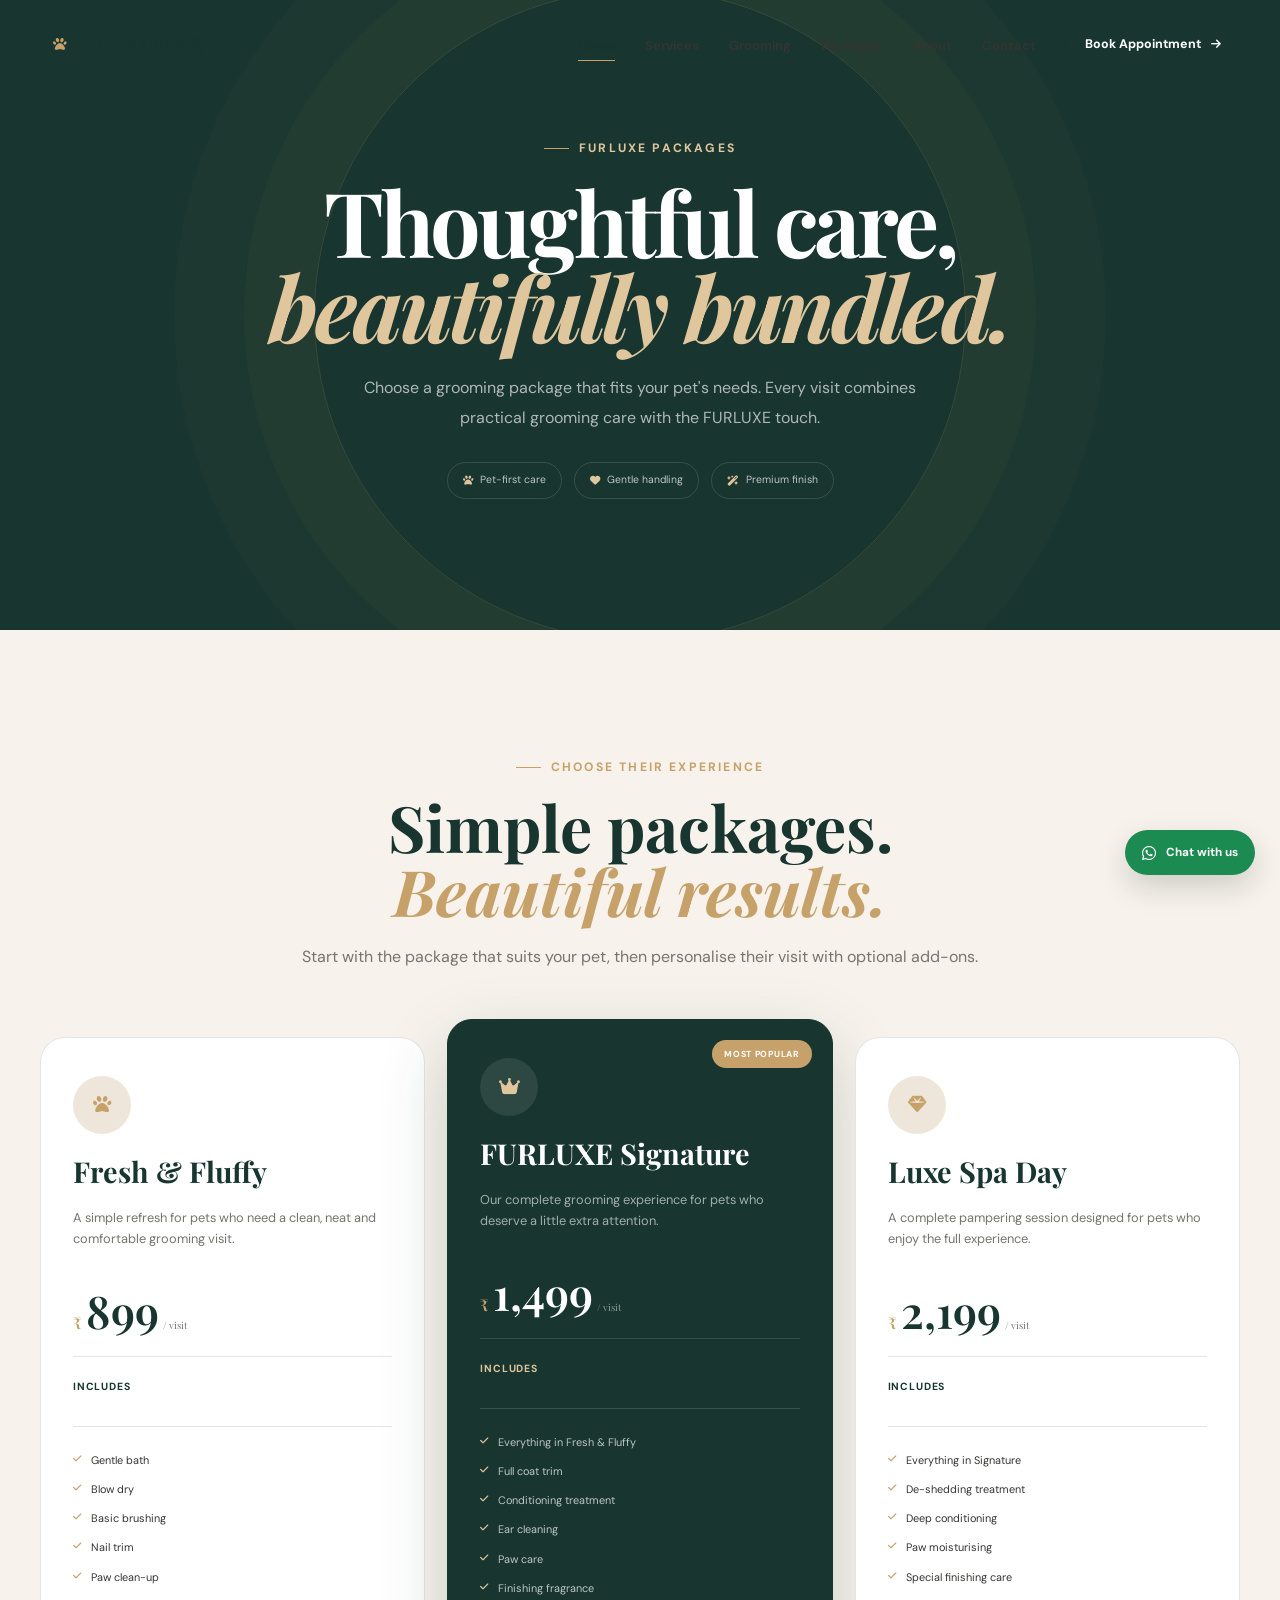
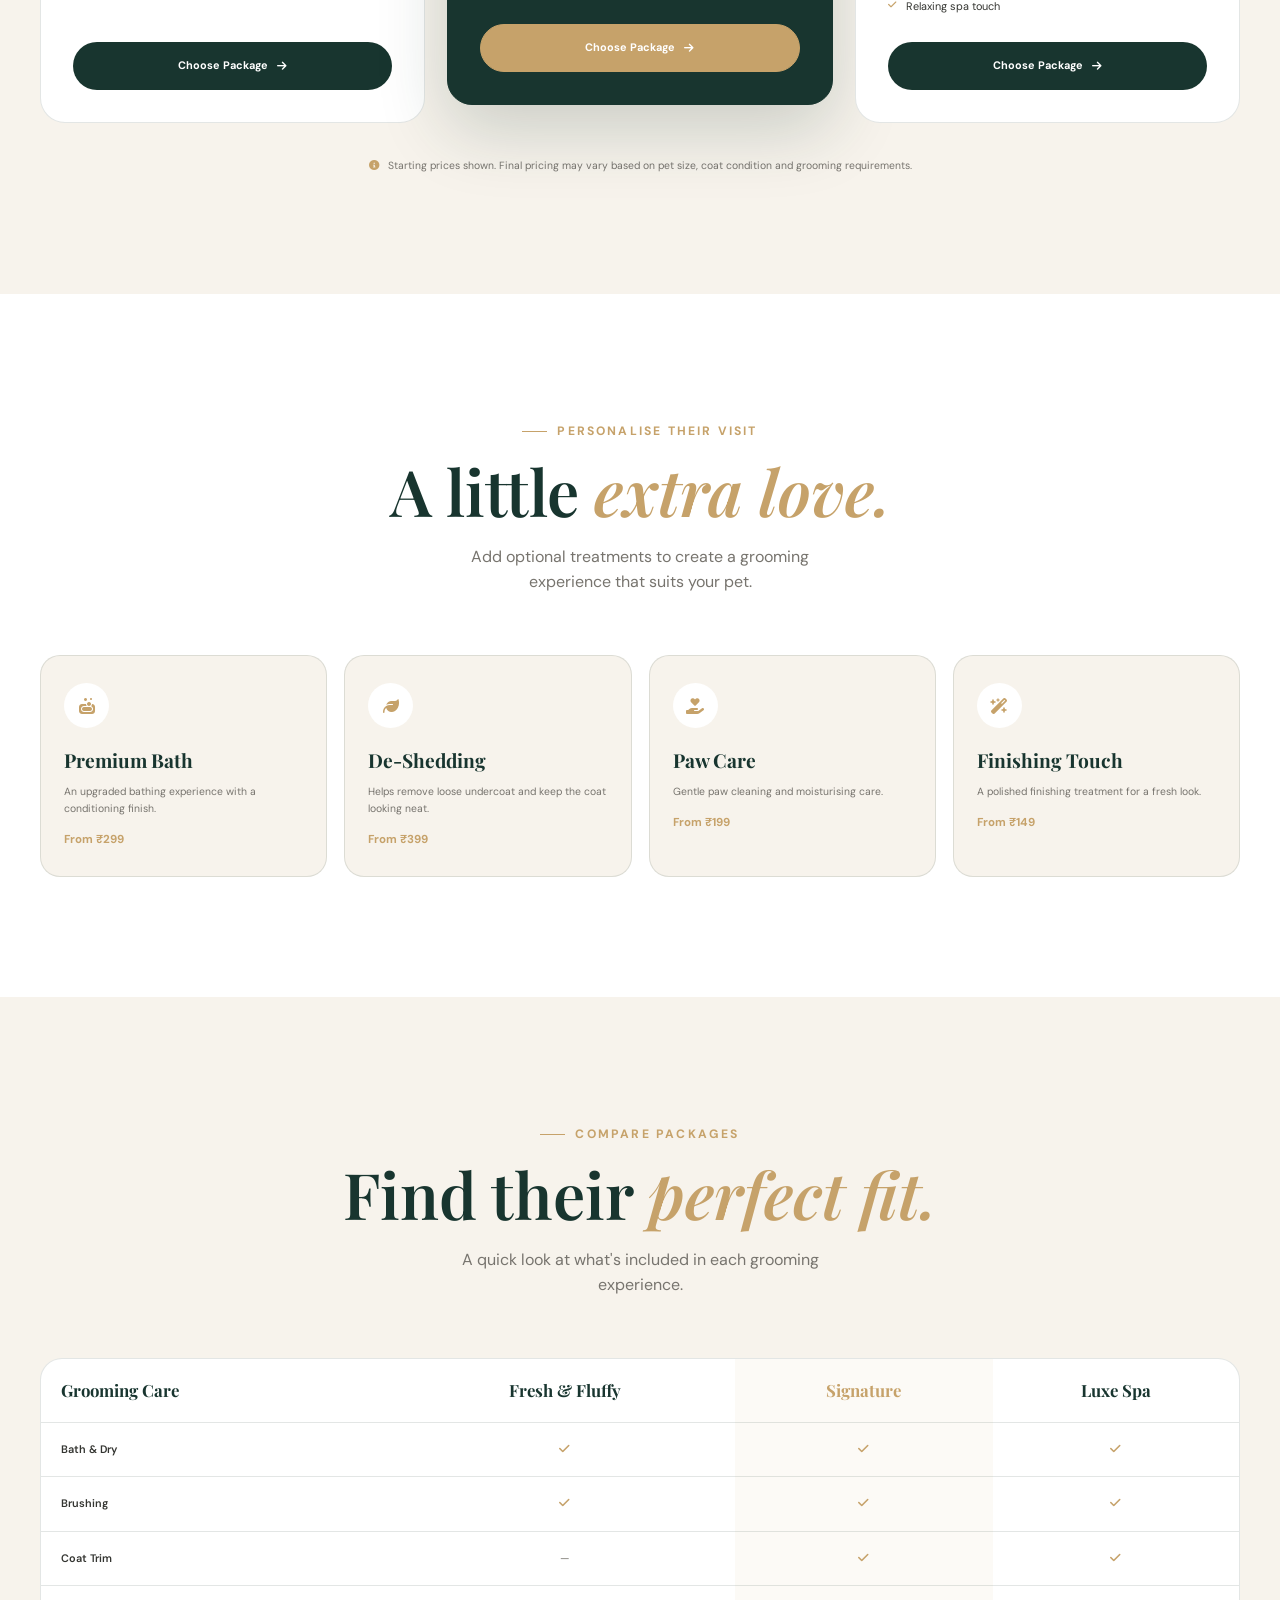
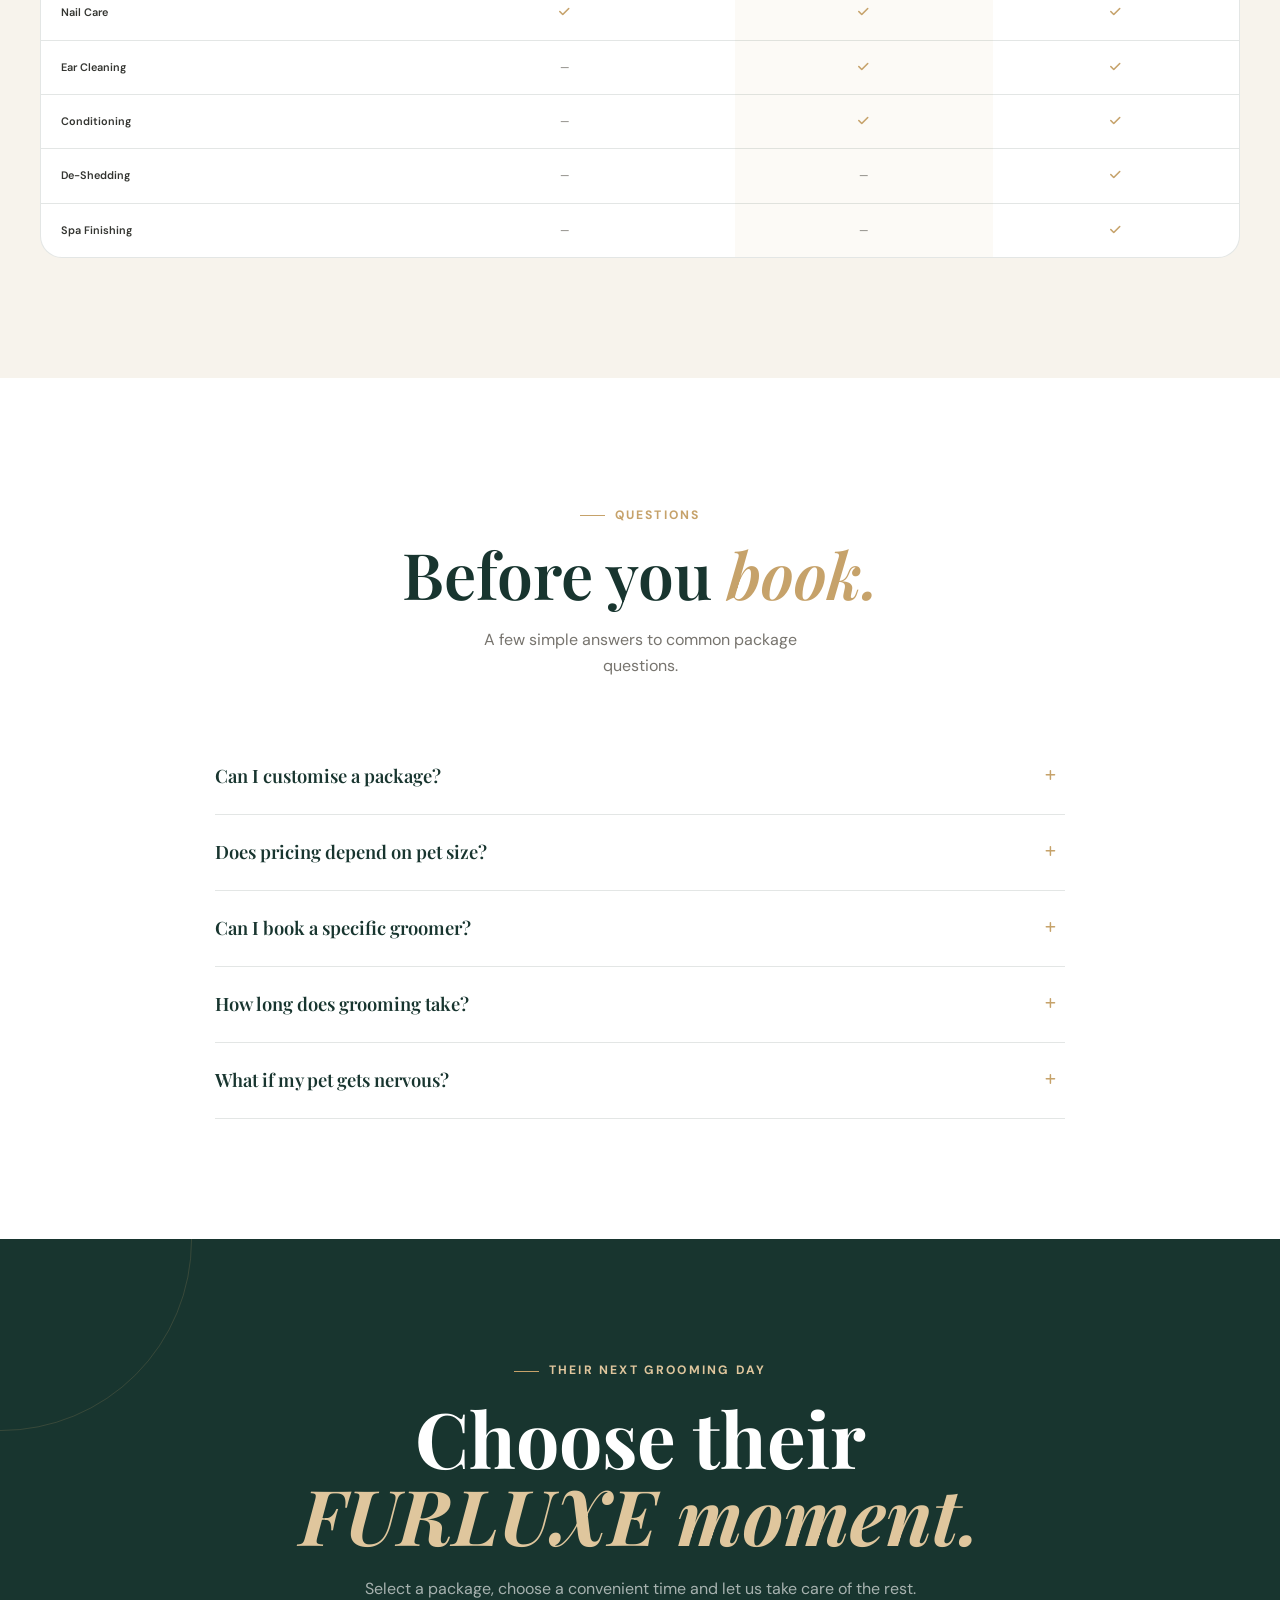
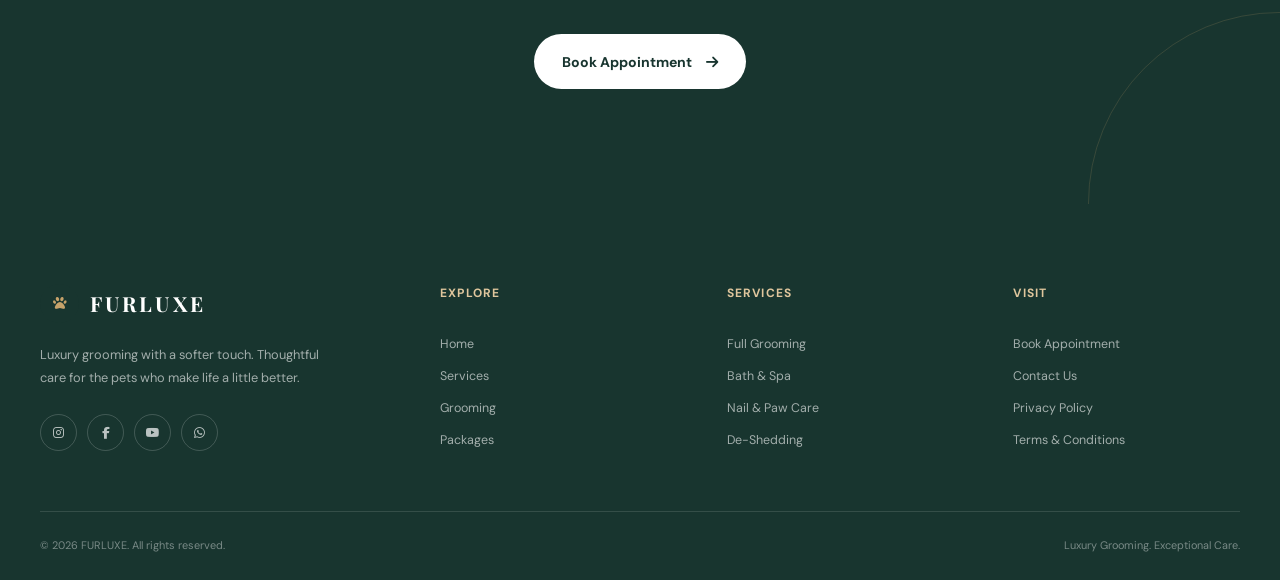
<file: packages.html>
<!DOCTYPE html>
<html lang="en">

<head>

  <meta charset="UTF-8">

  <meta name="viewport" content="width=device-width, initial-scale=1.0">

  <meta name="description"
    content="Explore FURLUXE pet grooming packages. Thoughtful grooming, bathing, paw care and premium finishing for your pet.">

  <meta name="theme-color" content="#18352f">

  <title>
    Grooming Packages | FURLUXE
  </title>


  <!-- =====================================================
         GOOGLE FONTS
    ====================================================== -->

  <link rel="preconnect" href="https://fonts.googleapis.com">

  <link rel="preconnect" href="https://fonts.gstatic.com" crossorigin>

  <link
    href="https://fonts.googleapis.com/css2?family=DM+Sans:wght@400;500;600;700&family=Playfair+Display:ital,wght@0,400;0,500;0,600;0,700;1,400;1,500;1,600&display=swap"
    rel="stylesheet">


  <!-- =====================================================
         FONT AWESOME
    ====================================================== -->

  <link rel="stylesheet" href="https://cdnjs.cloudflare.com/ajax/libs/font-awesome/6.5.2/css/all.min.css">


  <!-- =====================================================
         MAIN CSS
    ====================================================== -->

  <link rel="stylesheet" href="css/style.css">


  <!-- =====================================================
         PAGE CSS
    ====================================================== -->

  <style>
    /* =================================================
           HERO
        ================================================= */

    .packages-hero {
      position: relative;

      min-height: 70vh;

      display: flex;
      align-items: center;

      overflow: hidden;

      background: var(--forest);

      text-align: center;
    }


    .packages-hero::before {
      content: "";

      position: absolute;

      width: 650px;
      height: 650px;

      left: 50%;
      top: 50%;

      transform:
        translate(-50%, -50%);

      border-radius: 50%;

      border:
        1px solid rgba(198, 162, 106, 0.18);

      box-shadow:
        0 0 0 70px rgba(198, 162, 106, 0.035),
        0 0 0 140px rgba(198, 162, 106, 0.025);
    }


    .packages-hero-content {
      position: relative;

      z-index: 2;

      max-width: 800px;

      margin: auto;
    }


    .packages-hero .section-tag {
      color: var(--gold-light);
    }


    .packages-hero h1 {
      margin-top: 20px;

      color: var(--white);

      font-family:
        "Playfair Display",
        serif;

      font-size:
        clamp(3.2rem, 7vw, 6rem);

      line-height: 0.95;

      letter-spacing: -0.04em;
    }


    .packages-hero h1 span {
      color: var(--gold-light);

      font-style: italic;
    }


    .packages-hero p {
      max-width: 610px;

      margin: 25px auto 0;

      color:
        rgba(255, 255, 255, 0.65);

      line-height: 1.85;
    }


    .hero-mini-points {
      display: flex;

      justify-content: center;

      flex-wrap: wrap;

      gap: 12px;

      margin-top: 30px;
    }


    .hero-mini-point {
      display: flex;

      align-items: center;

      gap: 7px;

      padding: 9px 15px;

      border:
        1px solid rgba(255, 255, 255, 0.13);

      border-radius: 50px;

      color:
        rgba(255, 255, 255, 0.72);

      font-size: 0.65rem;
    }


    .hero-mini-point i {
      color: var(--gold-light);
    }


    /* =================================================
           PACKAGES SECTION
        ================================================= */

    .packages-section {
      background: var(--ivory);
    }


    .packages-heading {
      max-width: 700px;

      margin: 0 auto 65px;

      text-align: center;
    }


    .packages-heading h2 {
      margin-top: 18px;

      color: var(--forest);

      font-family:
        "Playfair Display",
        serif;

      font-size:
        clamp(2.8rem, 5vw, 4.5rem);

      line-height: 1;
    }


    .packages-heading h2 span {
      color: var(--gold);

      font-style: italic;
    }


    .packages-heading p {
      margin-top: 20px;

      color: var(--muted);

      line-height: 1.8;
    }


    /* =================================================
           PACKAGE CARDS
        ================================================= */

    .packages-grid {
      display: grid;

      grid-template-columns:
        repeat(3, 1fr);

      gap: 22px;

      align-items: stretch;
    }


    .package-card {
      position: relative;

      display: flex;

      flex-direction: column;

      padding: 38px 32px 32px;

      background: var(--white);

      border:
        1px solid var(--border);

      border-radius: 25px;

      transition:
        transform var(--transition),
        box-shadow var(--transition),
        border-color var(--transition);
    }


    .package-card:hover {
      transform: translateY(-8px);

      box-shadow:
        var(--shadow-soft);

      border-color:
        rgba(198, 162, 106, 0.4);
    }


    .package-card.featured {
      background: var(--forest);

      border-color: var(--forest);

      transform:
        translateY(-18px);

      box-shadow:
        0 25px 70px rgba(24, 53, 47, 0.2);
    }


    .package-card.featured:hover {
      transform:
        translateY(-25px);
    }


    .package-badge {
      position: absolute;

      top: 20px;
      right: 20px;

      padding: 7px 12px;

      border-radius: 50px;

      background: var(--gold);

      color: var(--white);

      font-size: 0.55rem;

      font-weight: 700;

      letter-spacing: 0.08em;

      text-transform: uppercase;
    }


    .package-icon {
      width: 58px;
      height: 58px;

      display: grid;
      place-items: center;

      border-radius: 50%;

      background: var(--beige-light);

      color: var(--gold);

      font-size: 1.15rem;
    }


    .package-card.featured .package-icon {
      background:
        rgba(255, 255, 255, 0.09);

      color: var(--gold-light);
    }


    .package-name {
      margin-top: 24px;

      color: var(--forest);

      font-family:
        "Playfair Display",
        serif;

      font-size: 1.8rem;
    }


    .package-card.featured .package-name {
      color: var(--white);
    }


    .package-description {
      min-height: 60px;

      margin-top: 9px;

      color: var(--muted);

      font-size: 0.7rem;

      line-height: 1.65;
    }


    .package-card.featured .package-description {
      color:
        rgba(255, 255, 255, 0.6);
    }


    .package-price {
      display: flex;

      align-items: baseline;

      gap: 4px;

      margin-top: 22px;

      padding-bottom: 22px;

      border-bottom:
        1px solid var(--border);
    }


    .package-card.featured .package-price {
      border-color:
        rgba(255, 255, 255, 0.12);
    }


    .package-price .currency {
      color: var(--gold);

      font-size: 1rem;

      font-weight: 600;
    }


    .package-price .amount {
      color: var(--forest);

      font-family:
        "Playfair Display",
        serif;

      font-size: 2.8rem;

      font-weight: 600;
    }


    .package-card.featured .package-price .amount {
      color: var(--white);
    }


    .package-price .duration {
      color: var(--muted);

      font-size: 0.6rem;
    }


    .package-card.featured .package-price .duration {
      color:
        rgba(255, 255, 255, 0.5);
    }


    .package-includes-title {
      margin-top: 22px;

      color: var(--forest);

      font-size: 0.65rem;

      font-weight: 700;

      letter-spacing: 0.08em;

      text-transform: uppercase;
    }


    .package-card.featured .package-includes-title {
      color: var(--gold-light);
    }


    .package-features {
      display: flex;

      flex-direction: column;

      gap: 12px;

      margin-top: 15px;

      flex: 1;
    }


    .package-features li {
      display: flex;

      align-items: flex-start;

      gap: 10px;

      color: var(--text);

      font-size: 0.68rem;

      line-height: 1.5;
    }


    .package-card.featured .package-features li {
      color:
        rgba(255, 255, 255, 0.72);
    }


    .package-features li i {
      margin-top: 2px;

      color: var(--gold);

      font-size: 0.6rem;
    }


    .package-card.featured .package-features li i {
      color: var(--gold-light);
    }


    .package-btn {
      display: flex;

      align-items: center;

      justify-content: center;

      gap: 9px;

      width: 100%;

      margin-top: 28px;

      padding: 14px 18px;

      border-radius: 50px;

      background: var(--forest);

      color: var(--white);

      font-size: 0.68rem;

      font-weight: 700;

      text-decoration: none;

      transition:
        transform var(--transition),
        background var(--transition);
    }


    .package-btn:hover {
      background: var(--gold);

      transform: translateY(-2px);
    }


    .package-card.featured .package-btn {
      background: var(--gold);

      color: var(--white);
    }


    .package-card.featured .package-btn:hover {
      background: var(--gold-light);
    }


    /* =================================================
           NOTE
        ================================================= */

    .pricing-note {
      display: flex;

      align-items: center;

      justify-content: center;

      gap: 9px;

      margin-top: 35px;

      color: var(--muted);

      font-size: 0.65rem;

      text-align: center;
    }


    .pricing-note i {
      color: var(--gold);
    }


    /* =================================================
           ADD-ONS
        ================================================= */

    .addons-section {
      background: var(--white);
    }


    .addons-grid {
      display: grid;

      grid-template-columns:
        repeat(4, 1fr);

      gap: 17px;

      margin-top: 50px;
    }


    .addon-card {
      padding: 27px 23px;

      border:
        1px solid var(--border);

      border-radius: 20px;

      background: var(--ivory);

      transition:
        transform var(--transition),
        box-shadow var(--transition);
    }


    .addon-card:hover {
      transform: translateY(-6px);

      box-shadow:
        var(--shadow-soft);
    }


    .addon-icon {
      width: 45px;
      height: 45px;

      display: grid;
      place-items: center;

      border-radius: 50%;

      background: var(--white);

      color: var(--gold);
    }


    .addon-card h3 {
      margin-top: 17px;

      color: var(--forest);

      font-family:
        "Playfair Display",
        serif;

      font-size: 1.2rem;
    }


    .addon-card p {
      margin-top: 7px;

      color: var(--muted);

      font-size: 0.65rem;

      line-height: 1.65;
    }


    .addon-price {
      display: block;

      margin-top: 14px;

      color: var(--gold);

      font-size: 0.72rem;

      font-weight: 700;
    }


    /* =================================================
           COMPARISON
        ================================================= */

    .comparison-section {
      background: var(--ivory);

      overflow: hidden;
    }


    .comparison-wrapper {
      margin-top: 55px;

      overflow-x: auto;

      border:
        1px solid var(--border);

      border-radius: 22px;

      background: var(--white);
    }


    .comparison-table {
      width: 100%;

      min-width: 720px;

      border-collapse: collapse;
    }


    .comparison-table th,
    .comparison-table td {
      padding: 18px 20px;

      text-align: center;

      border-bottom:
        1px solid var(--border);
    }


    .comparison-table th:first-child,
    .comparison-table td:first-child {
      text-align: left;
    }


    .comparison-table th {
      color: var(--forest);

      font-family:
        "Playfair Display",
        serif;

      font-size: 1.05rem;
    }


    .comparison-table th:nth-child(3) {
      color: var(--gold);
    }


    .comparison-table td {
      color: var(--muted);

      font-size: 0.68rem;
    }


    .comparison-table tr:last-child td {
      border-bottom: none;
    }


    .comparison-table td:first-child {
      color: var(--text);

      font-weight: 600;
    }


    .comparison-table i {
      color: var(--gold);

      font-size: 0.75rem;
    }


    .comparison-table .featured-column {
      background:
        rgba(198, 162, 106, 0.06);
    }


    /* =================================================
           FAQ
        ================================================= */

    .faq-section {
      background: var(--white);
    }


    .faq-wrapper {
      max-width: 850px;

      margin: 50px auto 0;
    }


    .faq-item {
      border-bottom:
        1px solid var(--border);
    }


    .faq-question {
      width: 100%;

      display: flex;

      align-items: center;

      justify-content: space-between;

      gap: 20px;

      padding: 22px 0;

      border: none;

      background: transparent;

      color: var(--forest);

      cursor: pointer;

      font-family:
        "Playfair Display",
        serif;

      font-size: 1.15rem;

      text-align: left;
    }


    .faq-question i {
      flex-shrink: 0;

      color: var(--gold);

      font-size: 0.75rem;

      transition:
        transform 0.3s ease;
    }


    .faq-item.active .faq-question i {
      transform:
        rotate(45deg);
    }


    .faq-answer {
      display: grid;

      grid-template-rows: 0fr;

      transition:
        grid-template-rows 0.35s ease;
    }


    .faq-answer-inner {
      overflow: hidden;
    }


    .faq-answer p {
      padding-bottom: 22px;

      color: var(--muted);

      font-size: 0.72rem;

      line-height: 1.8;
    }


    .faq-item.active .faq-answer {
      grid-template-rows: 1fr;
    }


    /* =================================================
           CTA
        ================================================= */

    .packages-cta {
      position: relative;

      padding: 115px 0;

      overflow: hidden;

      background: var(--forest);

      text-align: center;
    }


    .packages-cta::before,
    .packages-cta::after {
      content: "";

      position: absolute;

      width: 380px;
      height: 380px;

      border:
        1px solid rgba(198, 162, 106, 0.18);

      border-radius: 50%;
    }


    .packages-cta::before {
      left: -190px;
      top: -190px;
    }


    .packages-cta::after {
      right: -190px;
      bottom: -190px;
    }


    .packages-cta-content {
      position: relative;

      z-index: 2;

      max-width: 750px;

      margin: auto;
    }


    .packages-cta .section-tag {
      color: var(--gold-light);
    }


    .packages-cta h2 {
      margin-top: 18px;

      color: var(--white);

      font-family:
        "Playfair Display",
        serif;

      font-size:
        clamp(2.8rem, 6vw, 5rem);

      line-height: 1;
    }


    .packages-cta h2 span {
      color: var(--gold-light);

      font-style: italic;
    }


    .packages-cta p {
      max-width: 560px;

      margin: 23px auto 0;

      color:
        rgba(255, 255, 255, 0.62);

      line-height: 1.8;
    }


    .packages-cta .btn {
      margin-top: 30px;
    }


    /* =================================================
           RESPONSIVE
        ================================================= */

    @media (max-width: 1050px) {

      .packages-grid {
        grid-template-columns:
          repeat(2, 1fr);
      }

      .package-card.featured {
        transform: none;
      }

      .package-card.featured:hover {
        transform:
          translateY(-8px);
      }

      .addons-grid {
        grid-template-columns:
          repeat(2, 1fr);
      }

    }


    @media (max-width: 700px) {

      .packages-hero {
        min-height: 65vh;
      }

      .packages-grid {
        grid-template-columns: 1fr;
      }

      .package-card.featured {
        transform: none;
      }

      .addons-grid {
        grid-template-columns: 1fr;
      }

      .hero-mini-points {
        flex-direction: column;

        align-items: center;
      }

      .pricing-note {
        align-items: flex-start;
      }

    }
  </style>

</head>


<body>


  <!-- =====================================================
         PAGE LOADER
    ====================================================== -->

  <div class="page-loader">

    <div class="loader-content">

      <div class="loader-paw">
        <i class="fa-solid fa-paw"></i>
      </div>

      <h2>FURLUXE</h2>

      <p>
        Luxury Grooming. Exceptional Care.
      </p>

    </div>

  </div>


  <!-- =====================================================
         HEADER
    ====================================================== -->

  <header class="header">

    <nav class="navbar">


      <a href="index.html" class="logo">

        <span class="logo-mark">
          <i class="fa-solid fa-paw"></i>
        </span>

        <span class="logo-text">
          FURLUXE
        </span>

      </a>


      <ul class="nav-links" id="navLinks">

        <li>
          <a href="index.html" class="active">
            Home
          </a>
        </li>

        <li>
          <a href="services.html">
            Services
          </a>
        </li>

        <li>
          <a href="grooming.html">
            Grooming
          </a>
        </li>

        <li>
          <a href="packages.html">
            Packages
          </a>
        </li>

        <li>
          <a href="about.html">
            About
          </a>
        </li>

        <li>
          <a href="contact.html">
            Contact
          </a>
        </li>

      </ul>


      <a href="appointment.html" class="nav-book-btn">
        Book Appointment

        <i class="fa-solid fa-arrow-right"></i>

      </a>


      <button class="menu-toggle" aria-label="Open navigation menu">

        <span></span>
        <span></span>
        <span></span>

      </button>

    </nav>

  </header>


  <main>


    <!-- =================================================
             HERO
        ================================================== -->

    <section class="packages-hero">

      <div class="container">

        <div class="packages-hero-content reveal">

          <div class="section-tag">
            FURLUXE PACKAGES
          </div>


          <h1>
            Thoughtful care,
            <span>beautifully bundled.</span>
          </h1>


          <p>
            Choose a grooming package that fits
            your pet's needs. Every visit combines
            practical grooming care with the
            FURLUXE touch.
          </p>


          <div class="hero-mini-points">

            <div class="hero-mini-point">

              <i class="fa-solid fa-paw"></i>

              Pet-first care

            </div>


            <div class="hero-mini-point">

              <i class="fa-solid fa-heart"></i>

              Gentle handling

            </div>


            <div class="hero-mini-point">

              <i class="fa-solid fa-wand-magic-sparkles"></i>

              Premium finish

            </div>

          </div>

        </div>

      </div>

    </section>


    <!-- =================================================
             PACKAGES
        ================================================== -->

    <section class="section packages-section">

      <div class="container">


        <div class="packages-heading reveal">

          <div class="section-tag">
            CHOOSE THEIR EXPERIENCE
          </div>


          <h2>
            Simple packages.
            <span>Beautiful results.</span>
          </h2>


          <p>
            Start with the package that suits
            your pet, then personalise their
            visit with optional add-ons.
          </p>

        </div>


        <div class="packages-grid">


          <!-- BASIC -->

          <article class="package-card reveal">

            <div class="package-icon">

              <i class="fa-solid fa-paw"></i>

            </div>


            <h3 class="package-name">
              Fresh & Fluffy
            </h3>


            <p class="package-description">
              A simple refresh for pets who
              need a clean, neat and comfortable
              grooming visit.
            </p>


            <div class="package-price">

              <span class="currency">
                ₹
              </span>

              <span class="amount">
                899
              </span>

              <span class="duration">
                / visit
              </span>

            </div>


            <span class="package-includes-title">
              Includes
            </span>


            <ul class="package-features">

              <li>
                <i class="fa-solid fa-check"></i>
                Gentle bath
              </li>

              <li>
                <i class="fa-solid fa-check"></i>
                Blow dry
              </li>

              <li>
                <i class="fa-solid fa-check"></i>
                Basic brushing
              </li>

              <li>
                <i class="fa-solid fa-check"></i>
                Nail trim
              </li>

              <li>
                <i class="fa-solid fa-check"></i>
                Paw clean-up
              </li>

            </ul>


            <a href="appointment.html?package=Fresh%20%26%20Fluffy" class="package-btn">
              Choose Package

              <i class="fa-solid fa-arrow-right"></i>

            </a>

          </article>


          <!-- PREMIUM -->

          <article class="package-card featured reveal">

            <div class="package-badge">
              Most Popular
            </div>


            <div class="package-icon">

              <i class="fa-solid fa-crown"></i>

            </div>


            <h3 class="package-name">
              FURLUXE Signature
            </h3>


            <p class="package-description">
              Our complete grooming experience
              for pets who deserve a little
              extra attention.
            </p>


            <div class="package-price">

              <span class="currency">
                ₹
              </span>

              <span class="amount">
                1,499
              </span>

              <span class="duration">
                / visit
              </span>

            </div>


            <span class="package-includes-title">
              Includes
            </span>


            <ul class="package-features">

              <li>
                <i class="fa-solid fa-check"></i>
                Everything in Fresh & Fluffy
              </li>

              <li>
                <i class="fa-solid fa-check"></i>
                Full coat trim
              </li>

              <li>
                <i class="fa-solid fa-check"></i>
                Conditioning treatment
              </li>

              <li>
                <i class="fa-solid fa-check"></i>
                Ear cleaning
              </li>

              <li>
                <i class="fa-solid fa-check"></i>
                Paw care
              </li>

              <li>
                <i class="fa-solid fa-check"></i>
                Finishing fragrance
              </li>

            </ul>


            <a href="appointment.html?package=FURLUXE%20Signature" class="package-btn">
              Choose Package

              <i class="fa-solid fa-arrow-right"></i>

            </a>

          </article>


          <!-- LUXURY -->

          <article class="package-card reveal">

            <div class="package-icon">

              <i class="fa-solid fa-gem"></i>

            </div>


            <h3 class="package-name">
              Luxe Spa Day
            </h3>


            <p class="package-description">
              A complete pampering session
              designed for pets who enjoy
              the full experience.
            </p>


            <div class="package-price">

              <span class="currency">
                ₹
              </span>

              <span class="amount">
                2,199
              </span>

              <span class="duration">
                / visit
              </span>

            </div>


            <span class="package-includes-title">
              Includes
            </span>


            <ul class="package-features">

              <li>
                <i class="fa-solid fa-check"></i>
                Everything in Signature
              </li>

              <li>
                <i class="fa-solid fa-check"></i>
                De-shedding treatment
              </li>

              <li>
                <i class="fa-solid fa-check"></i>
                Deep conditioning
              </li>

              <li>
                <i class="fa-solid fa-check"></i>
                Paw moisturising
              </li>

              <li>
                <i class="fa-solid fa-check"></i>
                Special finishing care
              </li>

              <li>
                <i class="fa-solid fa-check"></i>
                Relaxing spa touch
              </li>

            </ul>


            <a href="appointment.html?package=Luxe%20Spa%20Day" class="package-btn">
              Choose Package

              <i class="fa-solid fa-arrow-right"></i>

            </a>

          </article>


        </div>


        <div class="pricing-note">

          <i class="fa-solid fa-circle-info"></i>

          Starting prices shown. Final pricing may
          vary based on pet size, coat condition and
          grooming requirements.

        </div>

      </div>

    </section>


    <!-- =================================================
             ADD-ONS
        ================================================== -->

    <section class="section addons-section">

      <div class="container">


        <div class="section-heading centered reveal">

          <div class="section-tag">
            PERSONALISE THEIR VISIT
          </div>


          <h2>
            A little
            <span>extra love.</span>
          </h2>


          <p>
            Add optional treatments to create
            a grooming experience that suits
            your pet.
          </p>

        </div>


        <div class="addons-grid">


          <article class="addon-card reveal">

            <div class="addon-icon">

              <i class="fa-solid fa-soap"></i>

            </div>


            <h3>
              Premium Bath
            </h3>


            <p>
              An upgraded bathing experience
              with a conditioning finish.
            </p>


            <span class="addon-price">
              From ₹299
            </span>

          </article>


          <article class="addon-card reveal">

            <div class="addon-icon">

              <i class="fa-solid fa-leaf"></i>

            </div>


            <h3>
              De-Shedding
            </h3>


            <p>
              Helps remove loose undercoat
              and keep the coat looking neat.
            </p>


            <span class="addon-price">
              From ₹399
            </span>

          </article>


          <article class="addon-card reveal">

            <div class="addon-icon">

              <i class="fa-solid fa-hand-holding-heart"></i>

            </div>


            <h3>
              Paw Care
            </h3>


            <p>
              Gentle paw cleaning and
              moisturising care.
            </p>


            <span class="addon-price">
              From ₹199
            </span>

          </article>


          <article class="addon-card reveal">

            <div class="addon-icon">

              <i class="fa-solid fa-wand-magic-sparkles"></i>

            </div>


            <h3>
              Finishing Touch
            </h3>


            <p>
              A polished finishing treatment
              for a fresh look.
            </p>


            <span class="addon-price">
              From ₹149
            </span>

          </article>


        </div>

      </div>

    </section>


    <!-- =================================================
             COMPARISON
        ================================================== -->

    <section class="section comparison-section">

      <div class="container">


        <div class="section-heading centered reveal">

          <div class="section-tag">
            COMPARE PACKAGES
          </div>


          <h2>
            Find their
            <span>perfect fit.</span>
          </h2>


          <p>
            A quick look at what's included
            in each grooming experience.
          </p>

        </div>


        <div class="comparison-wrapper reveal">

          <table class="comparison-table">

            <thead>

              <tr>

                <th>
                  Grooming Care
                </th>

                <th>
                  Fresh & Fluffy
                </th>

                <th class="featured-column">
                  Signature
                </th>

                <th>
                  Luxe Spa
                </th>

              </tr>

            </thead>


            <tbody>

              <tr>

                <td>
                  Bath & Dry
                </td>

                <td>
                  <i class="fa-solid fa-check"></i>
                </td>

                <td class="featured-column">
                  <i class="fa-solid fa-check"></i>
                </td>

                <td>
                  <i class="fa-solid fa-check"></i>
                </td>

              </tr>


              <tr>

                <td>
                  Brushing
                </td>

                <td>
                  <i class="fa-solid fa-check"></i>
                </td>

                <td class="featured-column">
                  <i class="fa-solid fa-check"></i>
                </td>

                <td>
                  <i class="fa-solid fa-check"></i>
                </td>

              </tr>


              <tr>

                <td>
                  Coat Trim
                </td>

                <td>
                  —
                </td>

                <td class="featured-column">
                  <i class="fa-solid fa-check"></i>
                </td>

                <td>
                  <i class="fa-solid fa-check"></i>
                </td>

              </tr>


              <tr>

                <td>
                  Nail Care
                </td>

                <td>
                  <i class="fa-solid fa-check"></i>
                </td>

                <td class="featured-column">
                  <i class="fa-solid fa-check"></i>
                </td>

                <td>
                  <i class="fa-solid fa-check"></i>
                </td>

              </tr>


              <tr>

                <td>
                  Ear Cleaning
                </td>

                <td>
                  —
                </td>

                <td class="featured-column">
                  <i class="fa-solid fa-check"></i>
                </td>

                <td>
                  <i class="fa-solid fa-check"></i>
                </td>

              </tr>


              <tr>

                <td>
                  Conditioning
                </td>

                <td>
                  —
                </td>

                <td class="featured-column">
                  <i class="fa-solid fa-check"></i>
                </td>

                <td>
                  <i class="fa-solid fa-check"></i>
                </td>

              </tr>


              <tr>

                <td>
                  De-Shedding
                </td>

                <td>
                  —
                </td>

                <td class="featured-column">
                  —
                </td>

                <td>
                  <i class="fa-solid fa-check"></i>
                </td>

              </tr>


              <tr>

                <td>
                  Spa Finishing
                </td>

                <td>
                  —
                </td>

                <td class="featured-column">
                  —
                </td>

                <td>
                  <i class="fa-solid fa-check"></i>
                </td>

              </tr>

            </tbody>

          </table>

        </div>

      </div>

    </section>


    <!-- =================================================
             FAQ
        ================================================== -->

    <section class="section faq-section">

      <div class="container">


        <div class="section-heading centered reveal">

          <div class="section-tag">
            QUESTIONS
          </div>


          <h2>
            Before you
            <span>book.</span>
          </h2>


          <p>
            A few simple answers to common
            package questions.
          </p>

        </div>


        <div class="faq-wrapper">


          <div class="faq-item reveal">

            <button class="faq-question" type="button">

              Can I customise a package?

              <i class="fa-solid fa-plus"></i>

            </button>


            <div class="faq-answer">

              <div class="faq-answer-inner">

                <p>
                  Absolutely. You can select
                  a base package and add
                  optional treatments based
                  on your pet's grooming needs.
                </p>

              </div>

            </div>

          </div>


          <div class="faq-item reveal">

            <button class="faq-question" type="button">

              Does pricing depend on pet size?

              <i class="fa-solid fa-plus"></i>

            </button>


            <div class="faq-answer">

              <div class="faq-answer-inner">

                <p>
                  Yes. Grooming time and
                  pricing can vary depending
                  on your pet's size, coat
                  type, coat condition and
                  selected services.
                </p>

              </div>

            </div>

          </div>


          <div class="faq-item reveal">

            <button class="faq-question" type="button">

              Can I book a specific groomer?

              <i class="fa-solid fa-plus"></i>

            </button>


            <div class="faq-answer">

              <div class="faq-answer-inner">

                <p>
                  If your preferred groomer
                  is available, you can
                  request them while making
                  your appointment.
                </p>

              </div>

            </div>

          </div>


          <div class="faq-item reveal">

            <button class="faq-question" type="button">

              How long does grooming take?

              <i class="fa-solid fa-plus"></i>

            </button>


            <div class="faq-answer">

              <div class="faq-answer-inner">

                <p>
                  The duration depends on
                  your pet, coat condition
                  and selected package.
                  Your appointment details
                  can be discussed during
                  booking.
                </p>

              </div>

            </div>

          </div>


          <div class="faq-item reveal">

            <button class="faq-question" type="button">

              What if my pet gets nervous?

              <i class="fa-solid fa-plus"></i>

            </button>


            <div class="faq-answer">

              <div class="faq-answer-inner">

                <p>
                  Please let us know during
                  booking. We can take your
                  pet's temperament and
                  comfort needs into account
                  when planning the visit.
                </p>

              </div>

            </div>

          </div>


        </div>

      </div>

    </section>


    <!-- =================================================
             CTA
        ================================================== -->

    <section class="packages-cta">

      <div class="container">

        <div class="packages-cta-content reveal">

          <div class="section-tag">
            THEIR NEXT GROOMING DAY
          </div>


          <h2>
            Choose their
            <span>FURLUXE moment.</span>
          </h2>


          <p>
            Select a package, choose a convenient
            time and let us take care of the rest.
          </p>


          <a href="appointment.html" class="btn btn-light">
            Book Appointment

            <i class="fa-solid fa-arrow-right"></i>

          </a>

        </div>

      </div>

    </section>

  </main>


  <!-- =====================================================
         FOOTER
    ====================================================== -->

  <footer class="footer">

    <div class="container">

      <div class="footer-main">


        <div class="footer-brand">

          <a href="index.html" class="logo footer-logo">

            <span class="logo-mark">
              <i class="fa-solid fa-paw"></i>
            </span>

            <span class="logo-text">
              FURLUXE
            </span>

          </a>


          <p>
            Luxury grooming with a softer touch.
            Thoughtful care for the pets who make
            life a little better.
          </p>


          <div class="social-links">

            <a href="#" aria-label="Instagram">
              <i class="fa-brands fa-instagram"></i>
            </a>

            <a href="#" aria-label="Facebook">
              <i class="fa-brands fa-facebook-f"></i>
            </a>

            <a href="#" aria-label="YouTube">
              <i class="fa-brands fa-youtube"></i>
            </a>

            <a href="#" aria-label="WhatsApp">
              <i class="fa-brands fa-whatsapp"></i>
            </a>

          </div>

        </div>


        <div class="footer-column">

          <h4>
            Explore
          </h4>

          <a href="index.html">
            Home
          </a>

          <a href="services.html">
            Services
          </a>

          <a href="grooming.html">
            Grooming
          </a>

          <a href="packages.html">
            Packages
          </a>

        </div>


        <div class="footer-column">

          <h4>
            Services
          </h4>

          <a href="services.html">
            Full Grooming
          </a>

          <a href="services.html">
            Bath & Spa
          </a>

          <a href="services.html">
            Nail & Paw Care
          </a>

          <a href="services.html">
            De-Shedding
          </a>

        </div>


        <div class="footer-column">

          <h4>
            Visit
          </h4>

          <a href="appointment.html">
            Book Appointment
          </a>

          <a href="contact.html">
            Contact Us
          </a>

          <a href="privacy.html">
            Privacy Policy
          </a>

          <a href="terms.html">
            Terms & Conditions
          </a>

        </div>


      </div>


      <div class="footer-bottom">

        <p>
          © <span id="currentYear"></span>
          FURLUXE. All rights reserved.
        </p>

        <p>
          Luxury Grooming. Exceptional Care.
        </p>

      </div>

    </div>

  </footer>


  <!-- =====================================================
         WHATSAPP
    ====================================================== -->

  <a href="https://wa.me/919999999999?text=Hello%20FURLUXE%2C%20I%20would%20like%20to%20book%20a%20grooming%20appointment."
    class="whatsapp-float" target="_blank" rel="noopener" aria-label="Chat with FURLUXE on WhatsApp">

    <i class="fa-brands fa-whatsapp"></i>

    <span>
      Chat with us
    </span>

  </a>


  <!-- =====================================================
         BACK TO TOP
    ====================================================== -->

  <button class="back-to-top" aria-label="Back to top">

    <i class="fa-solid fa-arrow-up"></i>

  </button>


  <!-- =====================================================
         FAQ JAVASCRIPT
    ====================================================== -->

  <script>

    document.addEventListener(
      "DOMContentLoaded",
      () => {

        /* ==========================================
           FAQ ACCORDION
        ========================================== */

        const faqItems =
          document.querySelectorAll(
            ".faq-item"
          );


        faqItems.forEach(item => {

          const question =
            item.querySelector(
              ".faq-question"
            );


          question.addEventListener(
            "click",
            () => {

              const isActive =
                item.classList.contains(
                  "active"
                );


              faqItems.forEach(
                faq => {

                  faq.classList.remove(
                    "active"
                  );

                }
              );


              if (!isActive) {

                item.classList.add(
                  "active"
                );

              }

            }
          );

        });


        /* ==========================================
           CURRENT YEAR
        ========================================== */

        const year =
          document.getElementById(
            "currentYear"
          );


        if (year) {

          year.textContent =
            new Date().getFullYear();

        }

      }
    );

  </script>


  <!-- =====================================================
         MAIN SCRIPT
    ====================================================== -->

  <script src="js/script.js"></script>

</body>

</html>
</file>
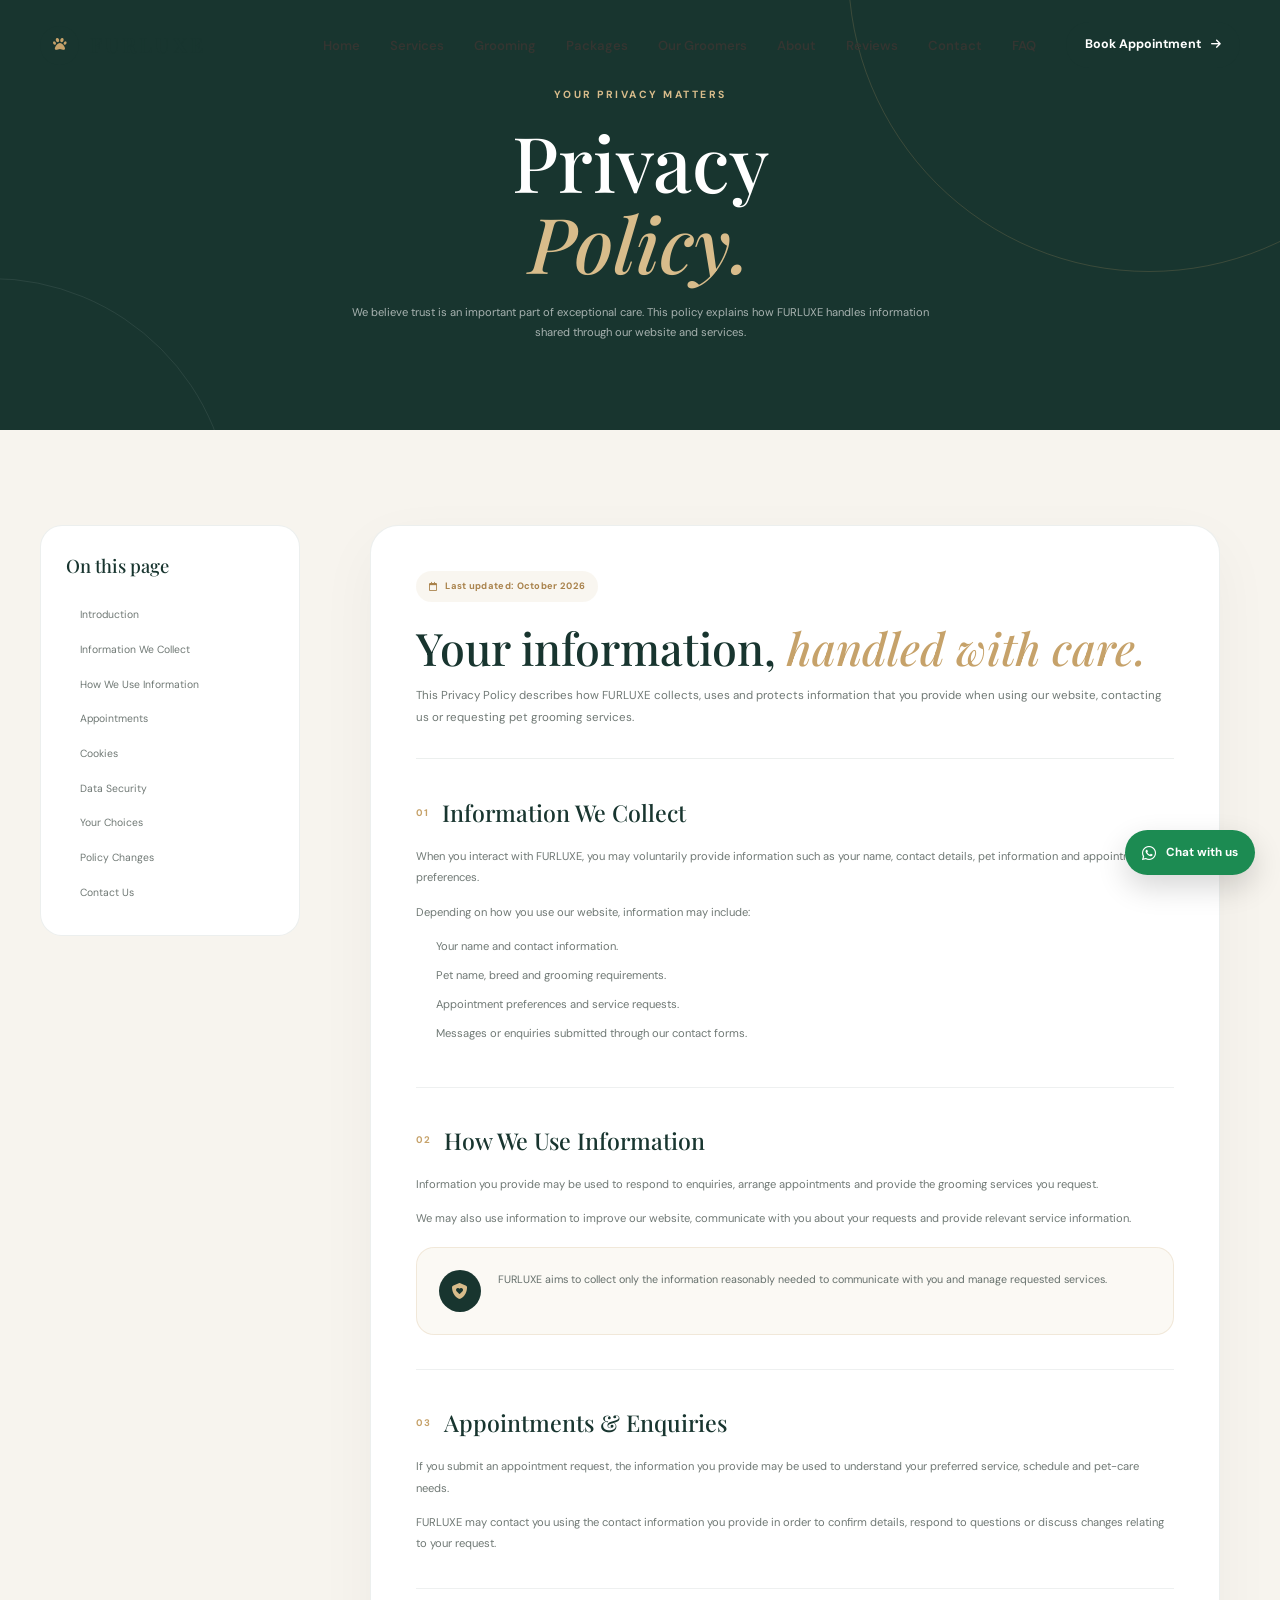
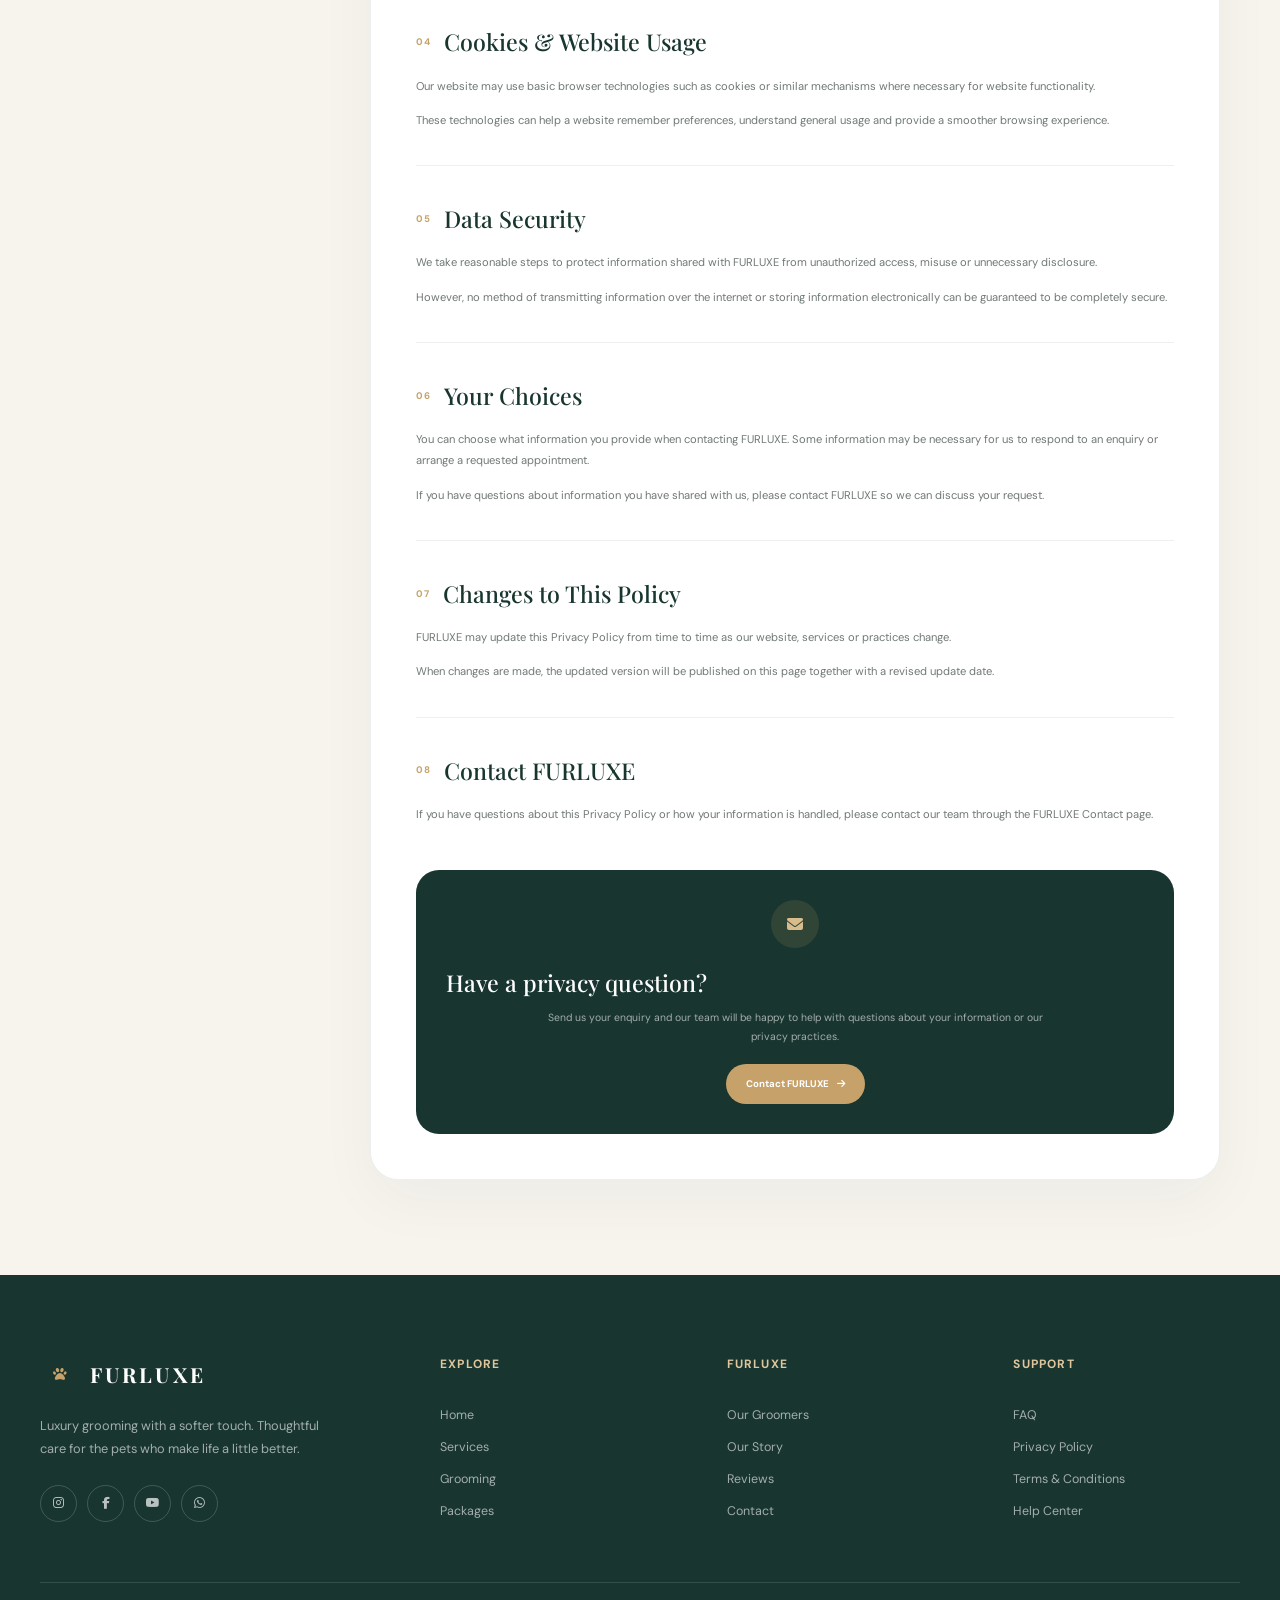
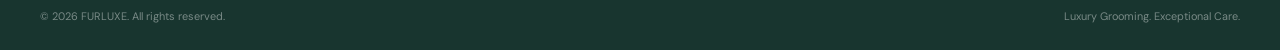
<file: privacy.html>
<!DOCTYPE html>
<html lang="en">

<head>

  <meta charset="UTF-8">

  <meta name="viewport" content="width=device-width, initial-scale=1.0">

  <meta name="description" content="FURLUXE Privacy Policy — Learn how we collect, use and protect your information.">

  <title>Privacy Policy | FURLUXE</title>


  <!-- =====================================================
         GOOGLE FONTS
    ====================================================== -->

  <link rel="preconnect" href="https://fonts.googleapis.com">

  <link rel="preconnect" href="https://fonts.gstatic.com" crossorigin>

  <link
    href="https://fonts.googleapis.com/css2?family=DM+Sans:wght@400;500;600;700&family=Playfair+Display:ital,wght@0,400;0,500;0,600;0,700;1,400&display=swap"
    rel="stylesheet">


  <!-- =====================================================
         FONT AWESOME
    ====================================================== -->

  <link rel="stylesheet" href="https://cdnjs.cloudflare.com/ajax/libs/font-awesome/6.5.2/css/all.min.css">


  <!-- =====================================================
         MAIN CSS
    ====================================================== -->

  <link rel="stylesheet" href="css/style.css">


  <!-- =====================================================
         PRIVACY PAGE CSS
    ====================================================== -->

  <style>
    /* =====================================================
           PAGE
        ====================================================== */

    .privacy-page {
      background: #f7f4ee;
    }


    /* =====================================================
           HERO
        ====================================================== */

    .privacy-hero {
      position: relative;

      min-height: 430px;

      display: flex;

      align-items: center;

      justify-content: center;

      overflow: hidden;

      background: #18352f;

      text-align: center;
    }


    .privacy-hero::before {
      content: "";

      position: absolute;

      width: 600px;
      height: 600px;

      top: -330px;
      right: -170px;

      border:
        1px solid rgba(198, 162, 106, 0.2);

      border-radius: 50%;
    }


    .privacy-hero::after {
      content: "";

      position: absolute;

      width: 480px;
      height: 480px;

      left: -250px;
      bottom: -330px;

      border:
        1px solid rgba(255, 255, 255, 0.08);

      border-radius: 50%;
    }


    .privacy-hero-content {
      position: relative;

      z-index: 2;

      max-width: 760px;

      margin: auto;
    }


    .privacy-tag {
      color: #d8bc8b;

      font-size: 0.65rem;

      font-weight: 700;

      letter-spacing: 2.5px;
    }


    .privacy-hero h1 {
      margin: 17px 0 0;

      color: #ffffff;

      font-family:
        "Playfair Display",
        serif;

      font-size:
        clamp(3rem, 6vw, 5rem);

      line-height: 1.05;

      font-weight: 500;
    }


    .privacy-hero h1 span {
      display: block;

      color: #d8bc8b;

      font-style: italic;
    }


    .privacy-hero p {
      max-width: 590px;

      margin: 20px auto 0;

      color:
        rgba(255, 255, 255, 0.62);

      font-size: 0.7rem;

      line-height: 1.8;
    }


    /* =====================================================
           CONTENT
        ====================================================== */

    .privacy-section {
      padding: 95px 0;
    }


    .privacy-layout {
      display: grid;

      grid-template-columns:
        260px 1fr;

      gap: 70px;

      align-items: start;
    }


    /* =====================================================
           SIDEBAR
        ====================================================== */

    .privacy-sidebar {
      position: sticky;

      top: 110px;

      padding: 25px;

      background: #ffffff;

      border:
        1px solid rgba(24, 53, 47, 0.08);

      border-radius: 22px;
    }


    .privacy-sidebar-title {
      margin-bottom: 18px;

      color: #18352f;

      font-family:
        "Playfair Display",
        serif;

      font-size: 1.15rem;

      font-weight: 500;
    }


    .privacy-sidebar a {
      display: flex;

      align-items: center;

      gap: 9px;

      padding: 9px 0;

      color: #707975;

      text-decoration: none;

      font-size: 0.65rem;

      transition:
        color 0.3s ease,
        transform 0.3s ease;
    }


    .privacy-sidebar a::before {
      content: "";

      width: 5px;
      height: 5px;

      border-radius: 50%;

      background: #c6a26a;

      opacity: 0;

      transition: opacity 0.3s ease;
    }


    .privacy-sidebar a:hover {
      color: #18352f;

      transform: translateX(3px);
    }


    .privacy-sidebar a:hover::before {
      opacity: 1;
    }


    /* =====================================================
           POLICY CONTENT
        ====================================================== */

    .privacy-content {
      max-width: 850px;

      padding: 45px;

      background: #ffffff;

      border:
        1px solid rgba(24, 53, 47, 0.08);

      border-radius: 28px;

      box-shadow:
        0 20px 60px rgba(24, 53, 47, 0.045);
    }


    .policy-intro {
      padding-bottom: 30px;

      margin-bottom: 35px;

      border-bottom:
        1px solid rgba(24, 53, 47, 0.08);
    }


    .policy-updated {
      display: inline-flex;

      align-items: center;

      gap: 8px;

      padding: 8px 13px;

      border-radius: 50px;

      background:
        rgba(198, 162, 106, 0.1);

      color: #a9824b;

      font-size: 0.58rem;

      font-weight: 700;

      letter-spacing: 0.3px;
    }


    .policy-intro h2 {
      margin: 20px 0 12px;

      color: #18352f;

      font-family:
        "Playfair Display",
        serif;

      font-size:
        clamp(2rem, 4vw, 2.8rem);

      font-weight: 500;

      line-height: 1.15;
    }


    .policy-intro h2 span {
      color: #c6a26a;

      font-style: italic;
    }


    .policy-intro p {
      margin: 0;

      color: #707975;

      font-size: 0.72rem;

      line-height: 1.85;
    }


    /* =====================================================
           POLICY BLOCK
        ====================================================== */

    .policy-block {
      scroll-margin-top: 110px;

      padding-bottom: 34px;

      margin-bottom: 34px;

      border-bottom:
        1px solid rgba(24, 53, 47, 0.07);
    }


    .policy-block:last-child {
      padding-bottom: 0;

      margin-bottom: 0;

      border-bottom: 0;
    }


    .policy-block h3 {
      display: flex;

      align-items: center;

      gap: 13px;

      margin: 0 0 15px;

      color: #18352f;

      font-family:
        "Playfair Display",
        serif;

      font-size: 1.45rem;

      font-weight: 500;
    }


    .policy-number {
      color: #c6a26a;

      font-family:
        "DM Sans",
        sans-serif;

      font-size: 0.6rem;

      font-weight: 700;

      letter-spacing: 1px;
    }


    .policy-block p {
      margin: 0 0 13px;

      color: #707975;

      font-size: 0.7rem;

      line-height: 1.9;
    }


    .policy-block p:last-child {
      margin-bottom: 0;
    }


    .policy-block ul {
      margin: 13px 0 0;

      padding-left: 20px;
    }


    .policy-block li {
      margin-bottom: 9px;

      color: #707975;

      font-size: 0.7rem;

      line-height: 1.8;
    }


    .policy-block li::marker {
      color: #c6a26a;
    }


    /* =====================================================
           INFO BOX
        ====================================================== */

    .privacy-info-box {
      display: flex;

      gap: 17px;

      margin-top: 18px;

      padding: 22px;

      border:
        1px solid rgba(198, 162, 106, 0.2);

      border-radius: 18px;

      background:
        rgba(198, 162, 106, 0.07);
    }


    .privacy-info-icon {
      flex-shrink: 0;

      width: 42px;
      height: 42px;

      display: grid;

      place-items: center;

      border-radius: 50%;

      background: #18352f;

      color: #d8bc8b;
    }


    .privacy-info-box p {
      margin: 0;

      color: #66706c;

      font-size: 0.67rem;

      line-height: 1.8;
    }


    /* =====================================================
           CONTACT CARD
        ====================================================== */

    .privacy-contact {
      margin-top: 45px;

      padding: 30px;

      border-radius: 23px;

      background: #18352f;

      text-align: center;
    }


    .privacy-contact-icon {
      width: 48px;
      height: 48px;

      display: grid;

      place-items: center;

      margin: auto;

      border-radius: 50%;

      background:
        rgba(198, 162, 106, 0.14);

      color: #d8bc8b;
    }


    .privacy-contact h3 {
      margin: 16px 0 8px;

      color: #ffffff;

      font-family:
        "Playfair Display",
        serif;

      font-size: 1.45rem;

      font-weight: 500;
    }


    .privacy-contact p {
      max-width: 530px;

      margin: auto;

      color:
        rgba(255, 255, 255, 0.6);

      font-size: 0.65rem;

      line-height: 1.8;
    }


    .privacy-contact a {
      display: inline-flex;

      align-items: center;

      gap: 8px;

      margin-top: 18px;

      padding: 12px 20px;

      border-radius: 50px;

      background: #c6a26a;

      color: #ffffff;

      text-decoration: none;

      font-size: 0.6rem;

      font-weight: 700;

      transition:
        transform 0.3s ease,
        background 0.3s ease;
    }


    .privacy-contact a:hover {
      background: #d8bc8b;

      transform:
        translateY(-3px);
    }


    /* =====================================================
           MOBILE
        ====================================================== */

    @media (max-width: 900px) {

      .privacy-layout {
        grid-template-columns: 1fr;

        gap: 35px;
      }


      .privacy-sidebar {
        position: static;
      }


      .privacy-sidebar a {
        display: inline-flex;

        margin-right: 17px;
      }

    }


    @media (max-width: 600px) {

      .privacy-hero {
        min-height: 380px;
      }


      .privacy-section {
        padding: 65px 0;
      }


      .privacy-content {
        padding: 27px 20px;

        border-radius: 22px;
      }


      .privacy-sidebar {
        padding: 20px;
      }


      .privacy-sidebar a {
        display: flex;

        margin-right: 0;
      }


      .policy-block h3 {
        font-size: 1.25rem;
      }


      .policy-block p,
      .policy-block li {
        font-size: 0.68rem;
      }


      .privacy-info-box {
        padding: 18px;

        gap: 12px;
      }


      .privacy-contact {
        padding: 25px 18px;
      }

    }
  </style>

</head>


<body class="privacy-page">


  <!-- =====================================================
         LOADER
    ====================================================== -->

  <div class="page-loader">

    <div class="loader-content">

      <div class="loader-paw">

        <i class="fa-solid fa-paw"></i>

      </div>

      <h2>
        FURLUXE
      </h2>

      <p>
        Luxury Grooming. Exceptional Care.
      </p>

    </div>

  </div>


  <!-- =====================================================
         NAVBAR
    ====================================================== -->

  <header class="header">

    <nav class="navbar">

      <a href="index.html" class="logo">

        <span class="logo-mark">

          <i class="fa-solid fa-paw"></i>

        </span>

        <span class="logo-text">
          FURLUXE
        </span>

      </a>


      <ul class="nav-links">

        <li>
          <a href="index.html">
            Home
          </a>
        </li>

        <li>
          <a href="services.html">
            Services
          </a>
        </li>

        <li>
          <a href="grooming.html">
            Grooming
          </a>
        </li>

        <li>
          <a href="packages.html">
            Packages
          </a>
        </li>

        <li>
          <a href="team.html">
            Our Groomers
          </a>
        </li>

        <li>
          <a href="about.html">
            About
          </a>
        </li>

        <li>
          <a href="reviews.html">
            Reviews
          </a>
        </li>

        <li>
          <a href="contact.html">
            Contact
          </a>
        </li>

        <li>
          <a href="faq.html">
            FAQ
          </a>
        </li>

      </ul>


      <a href="appointment.html" class="nav-book-btn">

        Book Appointment

        <i class="fa-solid fa-arrow-right"></i>

      </a>


      <button class="menu-toggle" type="button" aria-label="Open navigation menu">

        <span></span>
        <span></span>
        <span></span>

      </button>

    </nav>

  </header>


  <!-- =====================================================
         MAIN
    ====================================================== -->

  <main>


    <!-- =================================================
             HERO
        ================================================== -->

    <section class="privacy-hero">

      <div class="container">

        <div class="privacy-hero-content reveal">

          <div class="privacy-tag">
            YOUR PRIVACY MATTERS
          </div>


          <h1>
            Privacy
            <span>Policy.</span>
          </h1>


          <p>
            We believe trust is an important part of
            exceptional care. This policy explains how
            FURLUXE handles information shared through
            our website and services.
          </p>

        </div>

      </div>

    </section>


    <!-- =================================================
             PRIVACY CONTENT
        ================================================== -->

    <section class="privacy-section">

      <div class="container">

        <div class="privacy-layout">


          <!-- SIDEBAR -->

          <aside class="privacy-sidebar">

            <div class="privacy-sidebar-title">
              On this page
            </div>


            <a href="#introduction">
              Introduction
            </a>


            <a href="#information">
              Information We Collect
            </a>


            <a href="#usage">
              How We Use Information
            </a>


            <a href="#appointments">
              Appointments
            </a>


            <a href="#cookies">
              Cookies
            </a>


            <a href="#security">
              Data Security
            </a>


            <a href="#rights">
              Your Choices
            </a>


            <a href="#changes">
              Policy Changes
            </a>


            <a href="#contact">
              Contact Us
            </a>

          </aside>


          <!-- CONTENT -->

          <article class="privacy-content">


            <!-- INTRO -->

            <div class="policy-intro" id="introduction">

              <div class="policy-updated">

                <i class="fa-regular fa-calendar"></i>

                Last updated: October 2026

              </div>


              <h2>
                Your information,
                <span>handled with care.</span>
              </h2>


              <p>
                This Privacy Policy describes how
                FURLUXE collects, uses and protects
                information that you provide when
                using our website, contacting us or
                requesting pet grooming services.
              </p>

            </div>


            <!-- 01 -->

            <section class="policy-block" id="information">

              <h3>

                <span class="policy-number">
                  01
                </span>

                Information We Collect

              </h3>


              <p>
                When you interact with FURLUXE,
                you may voluntarily provide information
                such as your name, contact details,
                pet information and appointment
                preferences.
              </p>


              <p>
                Depending on how you use our website,
                information may include:
              </p>


              <ul>

                <li>
                  Your name and contact information.
                </li>

                <li>
                  Pet name, breed and grooming
                  requirements.
                </li>

                <li>
                  Appointment preferences and
                  service requests.
                </li>

                <li>
                  Messages or enquiries submitted
                  through our contact forms.
                </li>

              </ul>

            </section>


            <!-- 02 -->

            <section class="policy-block" id="usage">

              <h3>

                <span class="policy-number">
                  02
                </span>

                How We Use Information

              </h3>


              <p>
                Information you provide may be used
                to respond to enquiries, arrange
                appointments and provide the grooming
                services you request.
              </p>


              <p>
                We may also use information to improve
                our website, communicate with you about
                your requests and provide relevant
                service information.
              </p>


              <div class="privacy-info-box">

                <div class="privacy-info-icon">

                  <i class="fa-solid fa-shield-heart"></i>

                </div>


                <p>
                  FURLUXE aims to collect only the
                  information reasonably needed to
                  communicate with you and manage
                  requested services.
                </p>

              </div>

            </section>


            <!-- 03 -->

            <section class="policy-block" id="appointments">

              <h3>

                <span class="policy-number">
                  03
                </span>

                Appointments & Enquiries

              </h3>


              <p>
                If you submit an appointment request,
                the information you provide may be
                used to understand your preferred
                service, schedule and pet-care needs.
              </p>


              <p>
                FURLUXE may contact you using the
                contact information you provide in
                order to confirm details, respond
                to questions or discuss changes
                relating to your request.
              </p>

            </section>


            <!-- 04 -->

            <section class="policy-block" id="cookies">

              <h3>

                <span class="policy-number">
                  04
                </span>

                Cookies & Website Usage

              </h3>


              <p>
                Our website may use basic browser
                technologies such as cookies or
                similar mechanisms where necessary
                for website functionality.
              </p>


              <p>
                These technologies can help a website
                remember preferences, understand
                general usage and provide a smoother
                browsing experience.
              </p>

            </section>


            <!-- 05 -->

            <section class="policy-block" id="security">

              <h3>

                <span class="policy-number">
                  05
                </span>

                Data Security

              </h3>


              <p>
                We take reasonable steps to protect
                information shared with FURLUXE from
                unauthorized access, misuse or
                unnecessary disclosure.
              </p>


              <p>
                However, no method of transmitting
                information over the internet or
                storing information electronically
                can be guaranteed to be completely
                secure.
              </p>

            </section>


            <!-- 06 -->

            <section class="policy-block" id="rights">

              <h3>

                <span class="policy-number">
                  06
                </span>

                Your Choices

              </h3>


              <p>
                You can choose what information you
                provide when contacting FURLUXE.
                Some information may be necessary
                for us to respond to an enquiry or
                arrange a requested appointment.
              </p>


              <p>
                If you have questions about information
                you have shared with us, please contact
                FURLUXE so we can discuss your request.
              </p>

            </section>


            <!-- 07 -->

            <section class="policy-block" id="changes">

              <h3>

                <span class="policy-number">
                  07
                </span>

                Changes to This Policy

              </h3>


              <p>
                FURLUXE may update this Privacy Policy
                from time to time as our website,
                services or practices change.
              </p>


              <p>
                When changes are made, the updated
                version will be published on this page
                together with a revised update date.
              </p>

            </section>


            <!-- 08 -->

            <section class="policy-block" id="contact">

              <h3>

                <span class="policy-number">
                  08
                </span>

                Contact FURLUXE

              </h3>


              <p>
                If you have questions about this Privacy
                Policy or how your information is handled,
                please contact our team through the
                FURLUXE Contact page.
              </p>


              <div class="privacy-contact">

                <div class="privacy-contact-icon">

                  <i class="fa-solid fa-envelope"></i>

                </div>


                <h3>
                  Have a privacy question?
                </h3>


                <p>
                  Send us your enquiry and our team
                  will be happy to help with questions
                  about your information or our privacy
                  practices.
                </p>


                <a href="contact.html">

                  Contact FURLUXE

                  <i class="fa-solid fa-arrow-right"></i>

                </a>

              </div>

            </section>

          </article>

        </div>

      </div>

    </section>

  </main>


  <!-- =====================================================
         FOOTER
    ====================================================== -->

  <footer class="footer">

    <div class="container">

      <div class="footer-main">


        <!-- BRAND -->

        <div class="footer-brand">

          <a href="index.html" class="logo footer-logo">

            <span class="logo-mark">

              <i class="fa-solid fa-paw"></i>

            </span>

            <span class="logo-text">
              FURLUXE
            </span>

          </a>


          <p>
            Luxury grooming with a softer touch.
            Thoughtful care for the pets who make
            life a little better.
          </p>


          <div class="social-links">

            <a href="#" aria-label="Instagram">

              <i class="fa-brands fa-instagram"></i>

            </a>


            <a href="#" aria-label="Facebook">

              <i class="fa-brands fa-facebook-f"></i>

            </a>


            <a href="#" aria-label="YouTube">

              <i class="fa-brands fa-youtube"></i>

            </a>


            <a href="#" aria-label="WhatsApp">

              <i class="fa-brands fa-whatsapp"></i>

            </a>

          </div>

        </div>


        <!-- EXPLORE -->

        <div class="footer-column">

          <h4>
            Explore
          </h4>

          <a href="index.html">
            Home
          </a>

          <a href="services.html">
            Services
          </a>

          <a href="grooming.html">
            Grooming
          </a>

          <a href="packages.html">
            Packages
          </a>

        </div>


        <!-- FURLUXE -->

        <div class="footer-column">

          <h4>
            FURLUXE
          </h4>

          <a href="team.html">
            Our Groomers
          </a>

          <a href="about.html">
            Our Story
          </a>

          <a href="reviews.html">
            Reviews
          </a>

          <a href="contact.html">
            Contact
          </a>

        </div>


        <!-- SUPPORT -->

        <div class="footer-column">

          <h4>
            Support
          </h4>

          <a href="faq.html">
            FAQ
          </a>

          <a href="privacy.html">
            Privacy Policy
          </a>

          <a href="terms.html">
            Terms & Conditions
          </a>

          <a href="help.html">
            Help Center
          </a>

        </div>

      </div>


      <!-- FOOTER BOTTOM -->

      <div class="footer-bottom">

        <p>
          ©
          <span id="currentYear"></span>
          FURLUXE.
          All rights reserved.
        </p>


        <p>
          Luxury Grooming. Exceptional Care.
        </p>

      </div>

    </div>

  </footer>


  <!-- =====================================================
         WHATSAPP
    ====================================================== -->

  <a href="https://wa.me/919999999999?text=Hello%20FURLUXE%2C%20I%20have%20a%20question%20about%20privacy."
    class="whatsapp-float" target="_blank" rel="noopener noreferrer" aria-label="Chat with FURLUXE on WhatsApp">

    <i class="fa-brands fa-whatsapp"></i>

    <span>
      Chat with us
    </span>

  </a>


  <!-- =====================================================
         BACK TO TOP
    ====================================================== -->

  <button class="back-to-top" type="button" aria-label="Back to top">

    <i class="fa-solid fa-arrow-up"></i>

  </button>


  <!-- =====================================================
         CURRENT YEAR
    ====================================================== -->

  <script>

    document.addEventListener(
      "DOMContentLoaded",
      function () {

        const year =
          document.getElementById(
            "currentYear"
          );


        if (year) {

          year.textContent =
            new Date().getFullYear();

        }

      }
    );

  </script>


  <!-- =====================================================
         MAIN JAVASCRIPT
    ====================================================== -->

  <script src="js/script.js"></script>


</body>

</html>
</file>
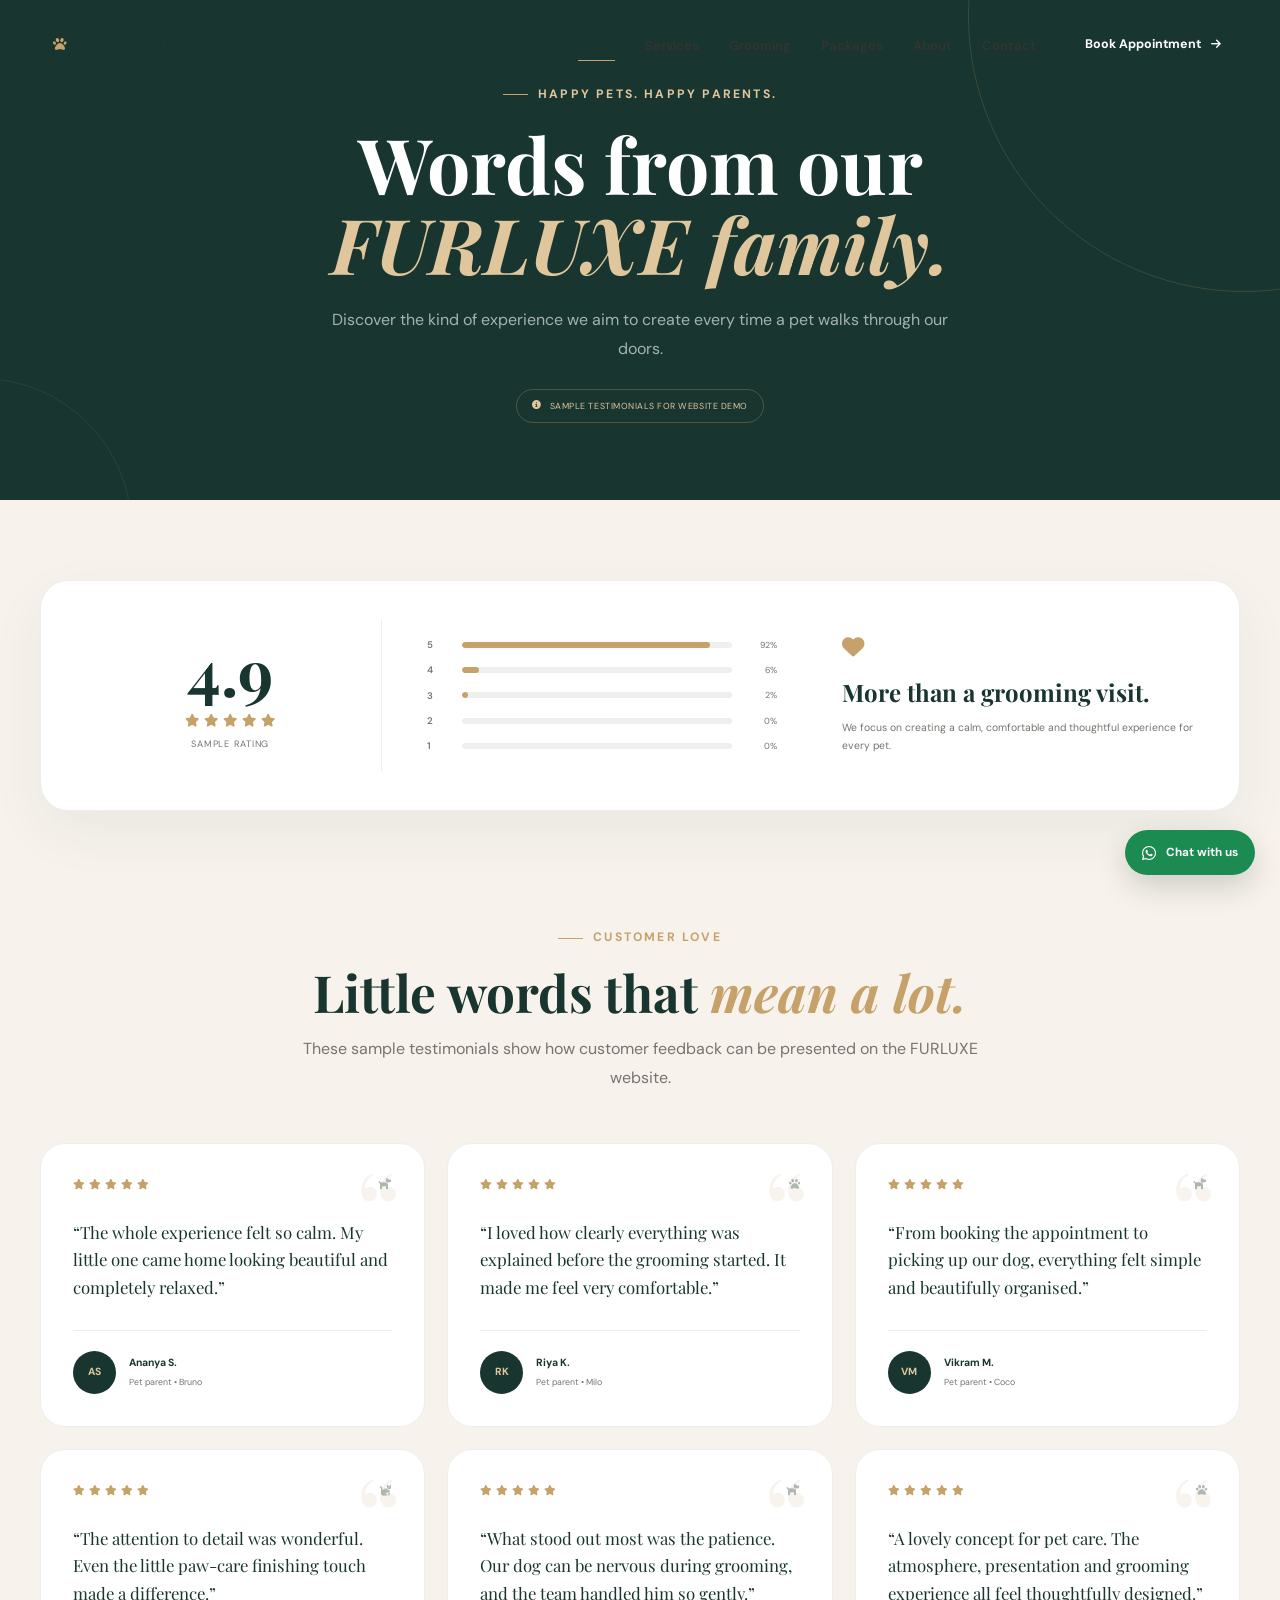
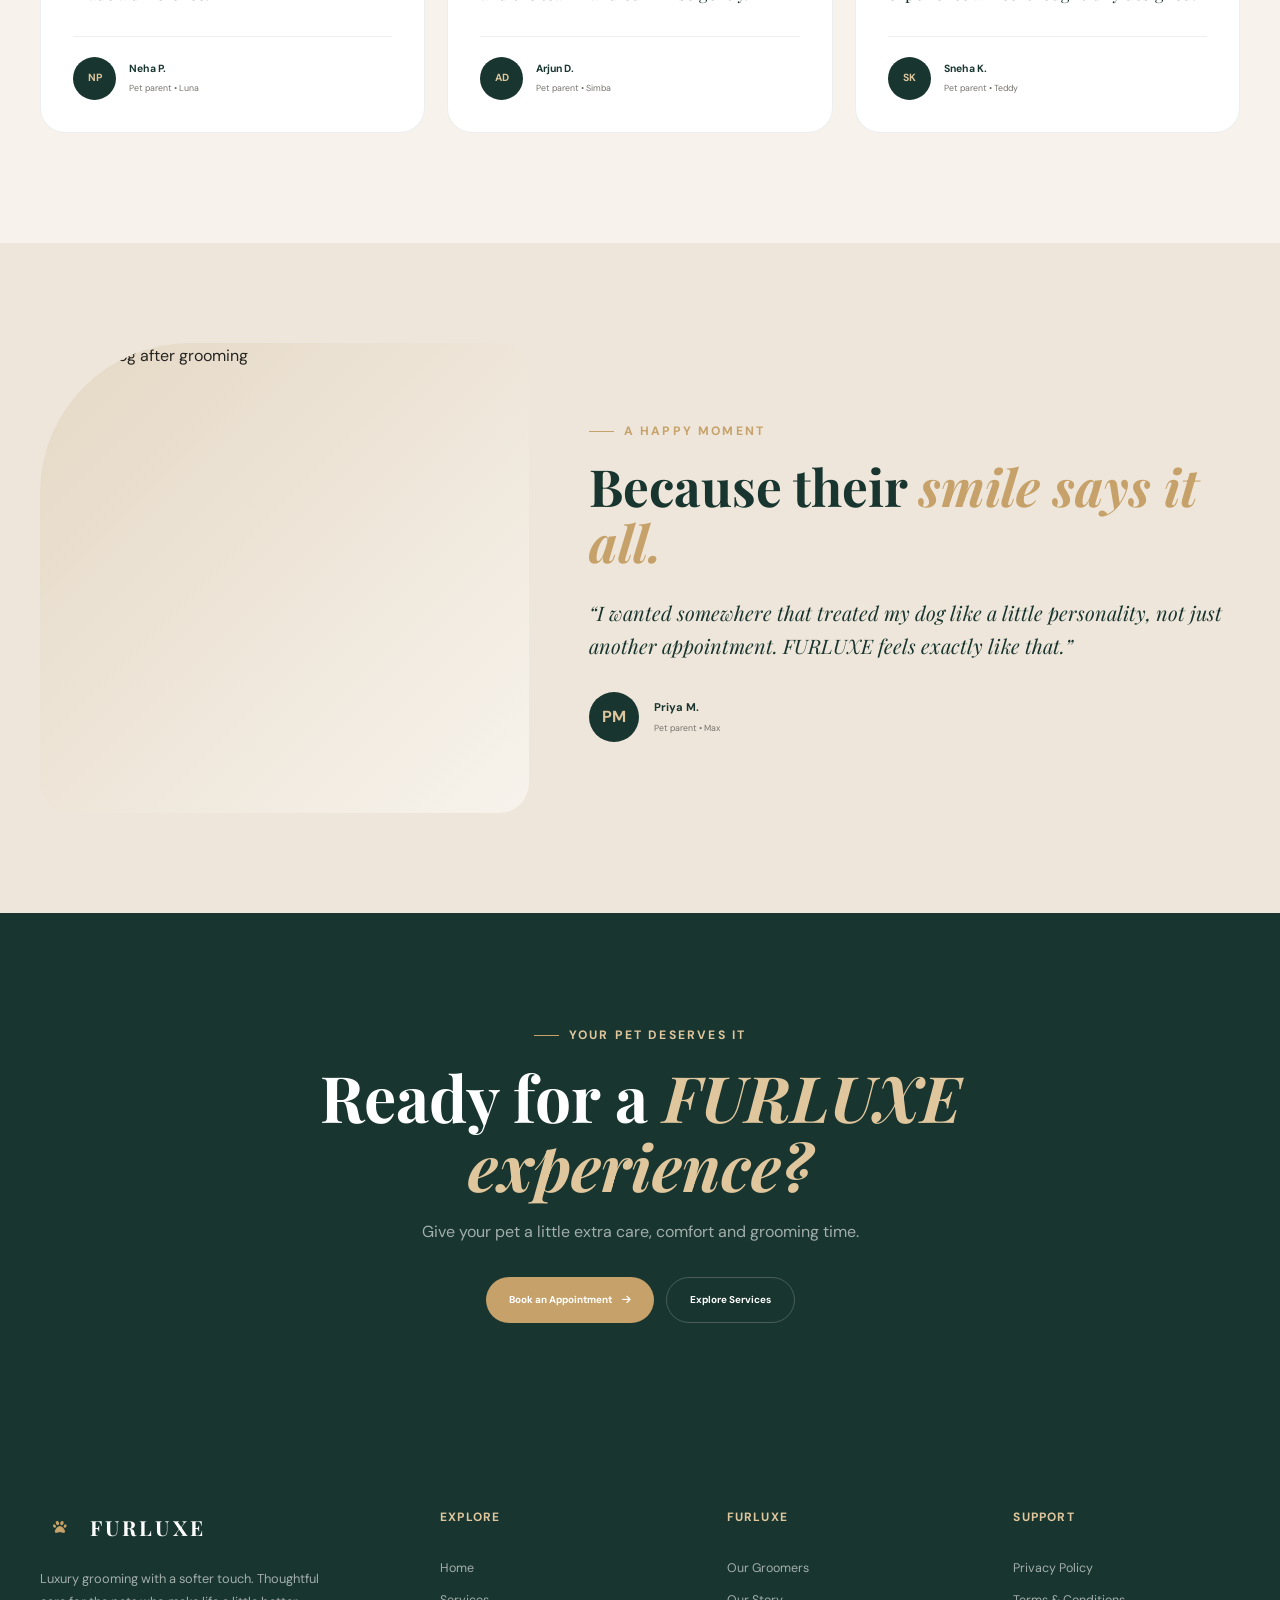
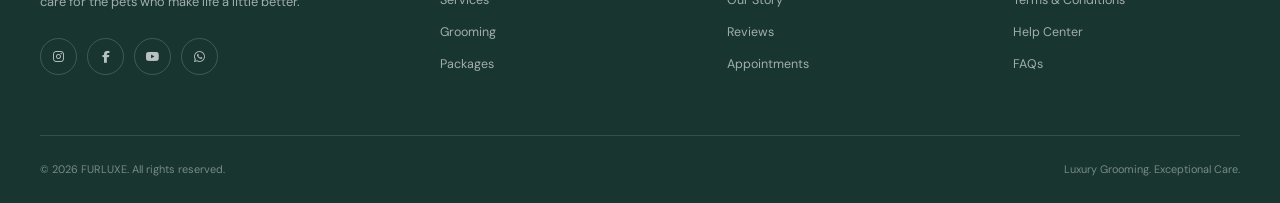
<file: reviews.html>
<!DOCTYPE html>
<html lang="en">

<head>

  <meta charset="UTF-8">

  <meta name="viewport" content="width=device-width, initial-scale=1.0">

  <meta name="description" content="Read what FURLUXE customers say about their pet grooming experience.">

  <title>Reviews | FURLUXE</title>


  <!-- Google Fonts -->
  <link rel="preconnect" href="https://fonts.googleapis.com">

  <link rel="preconnect" href="https://fonts.gstatic.com" crossorigin>

  <link
    href="https://fonts.googleapis.com/css2?family=DM+Sans:wght@400;500;600;700&family=Playfair+Display:ital,wght@0,400;0,500;0,600;0,700;1,400&display=swap"
    rel="stylesheet">


  <!-- Font Awesome -->
  <link rel="stylesheet" href="https://cdnjs.cloudflare.com/ajax/libs/font-awesome/6.5.2/css/all.min.css">


  <!-- Main CSS -->
  <link rel="stylesheet" href="css/style.css">


  <style>
    /* =====================================================
           REVIEWS PAGE
        ====================================================== */

    .reviews-page {
      background: var(--ivory);
    }


    /* =====================================================
           HERO
        ====================================================== */

    .reviews-hero {
      position: relative;

      min-height: 500px;

      display: flex;
      align-items: center;

      overflow: hidden;

      background: var(--forest);
    }


    .reviews-hero::before {
      content: "";

      position: absolute;

      width: 550px;
      height: 550px;

      right: -240px;
      top: -260px;

      border:
        1px solid rgba(198, 162, 106, 0.2);

      border-radius: 50%;
    }


    .reviews-hero::after {
      content: "";

      position: absolute;

      width: 300px;
      height: 300px;

      left: -170px;
      bottom: -180px;

      border:
        1px solid rgba(255, 255, 255, 0.07);

      border-radius: 50%;
    }


    .reviews-hero-content {
      position: relative;

      z-index: 2;

      max-width: 800px;

      margin: auto;

      text-align: center;
    }


    .reviews-hero .section-tag {
      color: var(--gold-light);
    }


    .reviews-hero h1 {
      margin-top: 18px;

      color: var(--white);

      font-family:
        "Playfair Display",
        serif;

      font-size:
        clamp(3rem, 6vw, 5rem);

      line-height: 1.05;
    }


    .reviews-hero h1 span {
      display: block;

      color: var(--gold-light);

      font-style: italic;
    }


    .reviews-hero p {
      max-width: 620px;

      margin: 22px auto 0;

      color:
        rgba(255, 255, 255, 0.62);

      line-height: 1.8;
    }


    .demo-note {
      display: inline-flex;

      align-items: center;

      gap: 8px;

      margin-top: 25px;

      padding: 9px 15px;

      border:
        1px solid rgba(198, 162, 106, 0.3);

      border-radius: 50px;

      color: var(--gold-light);

      font-size: 0.55rem;

      letter-spacing: 0.06em;

      text-transform: uppercase;
    }


    /* =====================================================
           RATING SUMMARY
        ====================================================== */

    .rating-section {
      padding: 80px 0 40px;
    }


    .rating-card {
      display: grid;

      grid-template-columns:
        0.8fr 1fr 1fr;

      gap: 30px;

      padding: 38px;

      border:
        1px solid rgba(24, 53, 47, 0.08);

      border-radius: 28px;

      background: var(--white);

      box-shadow:
        0 20px 55px rgba(24, 53, 47, 0.06);
    }


    .overall-rating {
      display: flex;

      flex-direction: column;

      justify-content: center;

      align-items: center;

      padding: 20px;

      border-right:
        1px solid rgba(24, 53, 47, 0.08);
    }


    .overall-rating strong {
      color: var(--forest);

      font-family:
        "Playfair Display",
        serif;

      font-size: 4rem;

      line-height: 1;
    }


    .stars {
      display: flex;

      gap: 5px;

      margin-top: 12px;

      color: var(--gold);

      font-size: 0.8rem;
    }


    .overall-rating span {
      margin-top: 9px;

      color: var(--muted);

      font-size: 0.58rem;

      text-transform: uppercase;

      letter-spacing: 0.08em;
    }


    .rating-bars {
      display: flex;

      flex-direction: column;

      justify-content: center;

      gap: 10px;

      padding: 0 15px;
    }


    .rating-row {
      display: grid;

      grid-template-columns:
        25px 1fr 35px;

      gap: 10px;

      align-items: center;
    }


    .rating-row label {
      color: var(--muted);

      font-size: 0.6rem;

      font-weight: 600;
    }


    .bar {
      height: 6px;

      overflow: hidden;

      border-radius: 20px;

      background:
        #edf0ed;
    }


    .bar span {
      display: block;

      height: 100%;

      border-radius: inherit;

      background: var(--gold);
    }


    .rating-row small {
      color: var(--muted);

      font-size: 0.55rem;

      text-align: right;
    }


    .rating-message {
      display: flex;

      flex-direction: column;

      justify-content: center;

      padding-left: 20px;
    }


    .rating-message i {
      color: var(--gold);

      font-size: 1.4rem;
    }


    .rating-message h3 {
      margin-top: 14px;

      color: var(--forest);

      font-family:
        "Playfair Display",
        serif;

      font-size: 1.5rem;
    }


    .rating-message p {
      margin-top: 8px;

      color: var(--muted);

      font-size: 0.65rem;

      line-height: 1.7;
    }


    /* =====================================================
           REVIEWS
        ====================================================== */

    .reviews-section {
      padding: 70px 0 110px;
    }


    .reviews-header {
      max-width: 700px;

      margin: 0 auto 50px;

      text-align: center;
    }


    .reviews-header h2 {
      margin-top: 16px;

      color: var(--forest);

      font-family:
        "Playfair Display",
        serif;

      font-size:
        clamp(2.3rem, 4vw, 3.6rem);

      line-height: 1.1;
    }


    .reviews-header h2 span {
      color: var(--gold);

      font-style: italic;
    }


    .reviews-header p {
      margin-top: 15px;

      color: var(--muted);

      line-height: 1.8;
    }


    .reviews-grid {
      display: grid;

      grid-template-columns:
        repeat(3, 1fr);

      gap: 22px;
    }


    .review-card {
      position: relative;

      padding: 32px;

      border:
        1px solid rgba(24, 53, 47, 0.08);

      border-radius: 25px;

      background: var(--white);

      overflow: hidden;

      transition:
        transform 0.35s ease,
        box-shadow 0.35s ease;
    }


    .review-card:hover {
      transform:
        translateY(-8px);

      box-shadow:
        0 25px 60px rgba(24, 53, 47, 0.09);
    }


    .review-card::before {
      content: "“";

      position: absolute;

      top: 8px;
      right: 22px;

      color:
        rgba(198, 162, 106, 0.13);

      font-family:
        "Playfair Display",
        serif;

      font-size: 7rem;

      line-height: 1;
    }


    .review-top {
      display: flex;

      justify-content: space-between;

      align-items: center;
    }


    .review-stars {
      display: flex;

      gap: 4px;

      color: var(--gold);

      font-size: 0.65rem;
    }


    .review-pet {
      color:
        rgba(24, 53, 47, 0.35);

      font-size: 0.7rem;
    }


    .review-text {
      position: relative;

      z-index: 1;

      margin-top: 25px;

      color: var(--forest);

      font-family:
        "Playfair Display",
        serif;

      font-size: 1.05rem;

      line-height: 1.65;
    }


    .review-author {
      display: flex;

      align-items: center;

      gap: 13px;

      margin-top: 28px;

      padding-top: 20px;

      border-top:
        1px solid rgba(24, 53, 47, 0.08);
    }


    .author-avatar {
      width: 43px;
      height: 43px;

      display: grid;
      place-items: center;

      flex-shrink: 0;

      border-radius: 50%;

      background: var(--forest);

      color: var(--gold-light);

      font-size: 0.65rem;

      font-weight: 700;
    }


    .author-info strong {
      display: block;

      color: var(--forest);

      font-size: 0.65rem;
    }


    .author-info span {
      display: block;

      margin-top: 3px;

      color: var(--muted);

      font-size: 0.55rem;
    }


    /* =====================================================
           FEATURED REVIEW
        ====================================================== */

    .featured-review-section {
      padding: 100px 0;

      background: var(--beige-light);
    }


    .featured-review {
      display: grid;

      grid-template-columns:
        0.75fr 1fr;

      gap: 60px;

      align-items: center;
    }


    .featured-image {
      height: 470px;

      overflow: hidden;

      border-radius:
        150px 30px 30px 30px;
    }


    .featured-image img {
      width: 100%;
      height: 100%;

      object-fit: cover;

      transition:
        transform 0.7s ease;
    }


    .featured-image:hover img {
      transform: scale(1.04);
    }


    .featured-content .section-tag {
      color: var(--gold);
    }


    .featured-content h2 {
      margin-top: 17px;

      color: var(--forest);

      font-family:
        "Playfair Display",
        serif;

      font-size:
        clamp(2.3rem, 4vw, 3.5rem);

      line-height: 1.1;
    }


    .featured-content h2 span {
      color: var(--gold);

      font-style: italic;
    }


    .featured-quote {
      margin-top: 25px;

      color: var(--forest);

      font-family:
        "Playfair Display",
        serif;

      font-size: 1.25rem;

      font-style: italic;

      line-height: 1.65;
    }


    .featured-author {
      display: flex;

      align-items: center;

      gap: 15px;

      margin-top: 30px;
    }


    .featured-author-avatar {
      width: 50px;
      height: 50px;

      display: grid;
      place-items: center;

      border-radius: 50%;

      background: var(--forest);

      color: var(--gold-light);

      font-weight: 700;
    }


    .featured-author strong {
      display: block;

      color: var(--forest);

      font-size: 0.7rem;
    }


    .featured-author span {
      display: block;

      margin-top: 4px;

      color: var(--muted);

      font-size: 0.55rem;
    }


    /* =====================================================
           REVIEW CTA
        ====================================================== */

    .review-cta {
      padding: 105px 0;

      background: var(--forest);

      text-align: center;
    }


    .review-cta-content {
      max-width: 700px;

      margin: auto;
    }


    .review-cta .section-tag {
      color: var(--gold-light);
    }


    .review-cta h2 {
      margin-top: 17px;

      color: var(--white);

      font-family:
        "Playfair Display",
        serif;

      font-size:
        clamp(2.4rem, 5vw, 4rem);

      line-height: 1.08;
    }


    .review-cta h2 span {
      color: var(--gold-light);

      font-style: italic;
    }


    .review-cta p {
      max-width: 570px;

      margin: 18px auto 30px;

      color:
        rgba(255, 255, 255, 0.6);

      line-height: 1.8;
    }


    .review-cta-buttons {
      display: flex;

      justify-content: center;

      flex-wrap: wrap;

      gap: 12px;
    }


    .review-btn-primary,
    .review-btn-secondary {
      display: inline-flex;

      align-items: center;

      gap: 10px;

      padding: 14px 23px;

      border-radius: 50px;

      text-decoration: none;

      font-size: 0.62rem;

      font-weight: 700;

      transition:
        transform 0.3s ease;
    }


    .review-btn-primary {
      background: var(--gold);

      color: var(--white);
    }


    .review-btn-secondary {
      border:
        1px solid rgba(255, 255, 255, 0.2);

      color: var(--white);
    }


    .review-btn-primary:hover,
    .review-btn-secondary:hover {
      transform:
        translateY(-3px);
    }


    /* =====================================================
           RESPONSIVE
        ====================================================== */

    @media (max-width: 950px) {

      .rating-card {
        grid-template-columns: 1fr 1fr;
      }


      .overall-rating {
        border-right: none;

        border-bottom:
          1px solid rgba(24, 53, 47, 0.08);
      }


      .rating-message {
        border-bottom:
          1px solid rgba(24, 53, 47, 0.08);

        padding-bottom: 20px;
      }


      .reviews-grid {
        grid-template-columns:
          repeat(2, 1fr);
      }


      .featured-review {
        grid-template-columns: 1fr;

        gap: 45px;
      }


      .featured-image {
        max-width: 600px;

        width: 100%;

        margin: auto;
      }

    }


    @media (max-width: 650px) {

      .reviews-hero {
        min-height: 470px;
      }


      .rating-section {
        padding-top: 55px;
      }


      .rating-card {
        grid-template-columns: 1fr;

        padding: 25px;
      }


      .overall-rating {
        border-right: none;

        border-bottom:
          1px solid rgba(24, 53, 47, 0.08);

        padding-bottom: 30px;
      }


      .rating-message {
        border-bottom: none;

        padding-left: 0;
      }


      .rating-bars {
        padding: 10px 0;
      }


      .reviews-grid {
        grid-template-columns: 1fr;
      }


      .reviews-section,
      .featured-review-section {
        padding: 75px 0;
      }


      .featured-image {
        height: 400px;

        border-radius:
          100px 25px 25px 25px;
      }


      .review-cta {
        padding: 80px 0;
      }


      .review-cta-buttons {
        flex-direction: column;

        align-items: stretch;
      }

    }
  </style>

</head>


<body class="reviews-page">


  <!-- =====================================================
         PAGE LOADER
    ====================================================== -->

  <div class="page-loader">

    <div class="loader-content">

      <div class="loader-paw">
        <i class="fa-solid fa-paw"></i>
      </div>

      <h2>FURLUXE</h2>

      <p>
        Luxury Grooming. Exceptional Care.
      </p>

    </div>

  </div>


  <!-- =====================================================
         NAVBAR
    ====================================================== -->

  <header class="header">

    <nav class="navbar">


      <a href="index.html" class="logo">

        <span class="logo-mark">
          <i class="fa-solid fa-paw"></i>
        </span>

        <span class="logo-text">
          FURLUXE
        </span>

      </a>


      <ul class="nav-links" id="navLinks">

        <li>
          <a href="index.html" class="active">
            Home
          </a>
        </li>

        <li>
          <a href="services.html">
            Services
          </a>
        </li>

        <li>
          <a href="grooming.html">
            Grooming
          </a>
        </li>

        <li>
          <a href="packages.html">
            Packages
          </a>
        </li>

        <li>
          <a href="about.html">
            About
          </a>
        </li>

        <li>
          <a href="contact.html">
            Contact
          </a>
        </li>

      </ul>


      <a href="appointment.html" class="nav-book-btn">

        Book Appointment

        <i class="fa-solid fa-arrow-right"></i>

      </a>


      <button class="menu-toggle" aria-label="Open navigation menu">

        <span></span>
        <span></span>
        <span></span>

      </button>

    </nav>

  </header>


  <main>


    <!-- =================================================
             HERO
        ================================================== -->

    <section class="reviews-hero">

      <div class="container">

        <div class="reviews-hero-content reveal">

          <div class="section-tag">
            HAPPY PETS. HAPPY PARENTS.
          </div>


          <h1>
            Words from our
            <span>FURLUXE family.</span>
          </h1>


          <p>
            Discover the kind of experience we aim
            to create every time a pet walks through
            our doors.
          </p>


          <div class="demo-note">

            <i class="fa-solid fa-circle-info"></i>

            Sample testimonials for website demo

          </div>

        </div>

      </div>

    </section>


    <!-- =================================================
             RATING SUMMARY
        ================================================== -->

    <section class="rating-section">

      <div class="container">

        <div class="rating-card reveal">


          <div class="overall-rating">

            <strong>
              4.9
            </strong>


            <div class="stars">

              <i class="fa-solid fa-star"></i>
              <i class="fa-solid fa-star"></i>
              <i class="fa-solid fa-star"></i>
              <i class="fa-solid fa-star"></i>
              <i class="fa-solid fa-star"></i>

            </div>


            <span>
              Sample rating
            </span>

          </div>


          <div class="rating-bars">

            <div class="rating-row">

              <label>5</label>

              <div class="bar">
                <span style="width: 92%;"></span>
              </div>

              <small>92%</small>

            </div>


            <div class="rating-row">

              <label>4</label>

              <div class="bar">
                <span style="width: 6%;"></span>
              </div>

              <small>6%</small>

            </div>


            <div class="rating-row">

              <label>3</label>

              <div class="bar">
                <span style="width: 2%;"></span>
              </div>

              <small>2%</small>

            </div>


            <div class="rating-row">

              <label>2</label>

              <div class="bar">
                <span style="width: 0%;"></span>
              </div>

              <small>0%</small>

            </div>


            <div class="rating-row">

              <label>1</label>

              <div class="bar">
                <span style="width: 0%;"></span>
              </div>

              <small>0%</small>

            </div>

          </div>


          <div class="rating-message">

            <i class="fa-solid fa-heart"></i>


            <h3>
              More than a grooming visit.
            </h3>


            <p>
              We focus on creating a calm,
              comfortable and thoughtful experience
              for every pet.
            </p>

          </div>


        </div>

      </div>

    </section>


    <!-- =================================================
             REVIEWS
        ================================================== -->

    <section class="reviews-section">

      <div class="container">


        <div class="reviews-header reveal">

          <div class="section-tag">
            CUSTOMER LOVE
          </div>


          <h2>
            Little words that
            <span>mean a lot.</span>
          </h2>


          <p>
            These sample testimonials show how
            customer feedback can be presented on
            the FURLUXE website.
          </p>

        </div>


        <div class="reviews-grid">


          <!-- REVIEW 01 -->

          <article class="review-card reveal">

            <div class="review-top">

              <div class="review-stars">

                <i class="fa-solid fa-star"></i>
                <i class="fa-solid fa-star"></i>
                <i class="fa-solid fa-star"></i>
                <i class="fa-solid fa-star"></i>
                <i class="fa-solid fa-star"></i>

              </div>


              <div class="review-pet">

                <i class="fa-solid fa-dog"></i>

              </div>

            </div>


            <p class="review-text">

              “The whole experience felt so calm.
              My little one came home looking
              beautiful and completely relaxed.”

            </p>


            <div class="review-author">

              <div class="author-avatar">
                AS
              </div>


              <div class="author-info">

                <strong>
                  Ananya S.
                </strong>

                <span>
                  Pet parent • Bruno
                </span>

              </div>

            </div>

          </article>


          <!-- REVIEW 02 -->

          <article class="review-card reveal">

            <div class="review-top">

              <div class="review-stars">

                <i class="fa-solid fa-star"></i>
                <i class="fa-solid fa-star"></i>
                <i class="fa-solid fa-star"></i>
                <i class="fa-solid fa-star"></i>
                <i class="fa-solid fa-star"></i>

              </div>


              <div class="review-pet">

                <i class="fa-solid fa-paw"></i>

              </div>

            </div>


            <p class="review-text">

              “I loved how clearly everything was
              explained before the grooming started.
              It made me feel very comfortable.”

            </p>


            <div class="review-author">

              <div class="author-avatar">
                RK
              </div>


              <div class="author-info">

                <strong>
                  Riya K.
                </strong>

                <span>
                  Pet parent • Milo
                </span>

              </div>

            </div>

          </article>


          <!-- REVIEW 03 -->

          <article class="review-card reveal">

            <div class="review-top">

              <div class="review-stars">

                <i class="fa-solid fa-star"></i>
                <i class="fa-solid fa-star"></i>
                <i class="fa-solid fa-star"></i>
                <i class="fa-solid fa-star"></i>
                <i class="fa-solid fa-star"></i>

              </div>


              <div class="review-pet">

                <i class="fa-solid fa-dog"></i>

              </div>

            </div>


            <p class="review-text">

              “From booking the appointment to
              picking up our dog, everything felt
              simple and beautifully organised.”

            </p>


            <div class="review-author">

              <div class="author-avatar">
                VM
              </div>


              <div class="author-info">

                <strong>
                  Vikram M.
                </strong>

                <span>
                  Pet parent • Coco
                </span>

              </div>

            </div>

          </article>


          <!-- REVIEW 04 -->

          <article class="review-card reveal">

            <div class="review-top">

              <div class="review-stars">

                <i class="fa-solid fa-star"></i>
                <i class="fa-solid fa-star"></i>
                <i class="fa-solid fa-star"></i>
                <i class="fa-solid fa-star"></i>
                <i class="fa-solid fa-star"></i>

              </div>


              <div class="review-pet">

                <i class="fa-solid fa-cat"></i>

              </div>

            </div>


            <p class="review-text">

              “The attention to detail was wonderful.
              Even the little paw-care finishing
              touch made a difference.”

            </p>


            <div class="review-author">

              <div class="author-avatar">
                NP
              </div>


              <div class="author-info">

                <strong>
                  Neha P.
                </strong>

                <span>
                  Pet parent • Luna
                </span>

              </div>

            </div>

          </article>


          <!-- REVIEW 05 -->

          <article class="review-card reveal">

            <div class="review-top">

              <div class="review-stars">

                <i class="fa-solid fa-star"></i>
                <i class="fa-solid fa-star"></i>
                <i class="fa-solid fa-star"></i>
                <i class="fa-solid fa-star"></i>
                <i class="fa-solid fa-star"></i>

              </div>


              <div class="review-pet">

                <i class="fa-solid fa-dog"></i>

              </div>

            </div>


            <p class="review-text">

              “What stood out most was the patience.
              Our dog can be nervous during grooming,
              and the team handled him so gently.”

            </p>


            <div class="review-author">

              <div class="author-avatar">
                AD
              </div>


              <div class="author-info">

                <strong>
                  Arjun D.
                </strong>

                <span>
                  Pet parent • Simba
                </span>

              </div>

            </div>

          </article>


          <!-- REVIEW 06 -->

          <article class="review-card reveal">

            <div class="review-top">

              <div class="review-stars">

                <i class="fa-solid fa-star"></i>
                <i class="fa-solid fa-star"></i>
                <i class="fa-solid fa-star"></i>
                <i class="fa-solid fa-star"></i>
                <i class="fa-solid fa-star"></i>

              </div>


              <div class="review-pet">

                <i class="fa-solid fa-paw"></i>

              </div>

            </div>


            <p class="review-text">

              “A lovely concept for pet care. The
              atmosphere, presentation and grooming
              experience all feel thoughtfully designed.”

            </p>


            <div class="review-author">

              <div class="author-avatar">
                SK
              </div>


              <div class="author-info">

                <strong>
                  Sneha K.
                </strong>

                <span>
                  Pet parent • Teddy
                </span>

              </div>

            </div>

          </article>


        </div>

      </div>

    </section>


    <!-- =================================================
             FEATURED REVIEW
        ================================================== -->

    <section class="featured-review-section">

      <div class="container">

        <div class="featured-review">


          <div class="featured-image reveal">

            <img src="https://images.unsplash.com/photo-1558788353-f76d92427f16?auto=format&fit=crop&w=1000&q=85"
              alt="Happy dog after grooming" loading="lazy">

          </div>


          <div class="featured-content reveal">

            <div class="section-tag">
              A HAPPY MOMENT
            </div>


            <h2>
              Because their
              <span>smile says it all.</span>
            </h2>


            <p class="featured-quote">

              “I wanted somewhere that treated my
              dog like a little personality, not just
              another appointment. FURLUXE feels
              exactly like that.”

            </p>


            <div class="featured-author">

              <div class="featured-author-avatar">
                PM
              </div>


              <div>

                <strong>
                  Priya M.
                </strong>

                <span>
                  Pet parent • Max
                </span>

              </div>

            </div>

          </div>


        </div>

      </div>

    </section>


    <!-- =================================================
             CTA
        ================================================== -->

    <section class="review-cta">

      <div class="container">

        <div class="review-cta-content reveal">

          <div class="section-tag">
            YOUR PET DESERVES IT
          </div>


          <h2>
            Ready for a
            <span>FURLUXE experience?</span>
          </h2>


          <p>
            Give your pet a little extra care,
            comfort and grooming time.
          </p>


          <div class="review-cta-buttons">

            <a href="appointment.html" class="review-btn-primary">

              Book an Appointment

              <i class="fa-solid fa-arrow-right"></i>

            </a>


            <a href="services.html" class="review-btn-secondary">

              Explore Services

            </a>

          </div>

        </div>

      </div>

    </section>

  </main>


  <!-- =====================================================
         FOOTER
    ====================================================== -->

  <footer class="footer">

    <div class="container">

      <div class="footer-main">


        <div class="footer-brand">

          <a href="index.html" class="logo footer-logo">

            <span class="logo-mark">
              <i class="fa-solid fa-paw"></i>
            </span>

            <span class="logo-text">
              FURLUXE
            </span>

          </a>


          <p>
            Luxury grooming with a softer touch.
            Thoughtful care for the pets who make
            life a little better.
          </p>


          <div class="social-links">

            <a href="#" aria-label="Instagram">

              <i class="fa-brands fa-instagram"></i>

            </a>


            <a href="#" aria-label="Facebook">

              <i class="fa-brands fa-facebook-f"></i>

            </a>


            <a href="#" aria-label="YouTube">

              <i class="fa-brands fa-youtube"></i>

            </a>


            <a href="#" aria-label="WhatsApp">

              <i class="fa-brands fa-whatsapp"></i>

            </a>

          </div>

        </div>


        <div class="footer-column">

          <h4>
            Explore
          </h4>

          <a href="index.html">
            Home
          </a>

          <a href="services.html">
            Services
          </a>

          <a href="grooming.html">
            Grooming
          </a>

          <a href="packages.html">
            Packages
          </a>

        </div>


        <div class="footer-column">

          <h4>
            FURLUXE
          </h4>

          <a href="team.html">
            Our Groomers
          </a>

          <a href="about.html">
            Our Story
          </a>

          <a href="reviews.html">
            Reviews
          </a>

          <a href="appointment.html">
            Appointments
          </a>

        </div>


        <div class="footer-column">

          <h4>
            Support
          </h4>

          <a href="privacy.html">
            Privacy Policy
          </a>

          <a href="terms.html">
            Terms & Conditions
          </a>

          <a href="help.html">
            Help Center
          </a>

          <a href="faq.html">
            FAQs
          </a>

        </div>


      </div>


      <div class="footer-bottom">

        <p>
          ©
          <span id="currentYear"></span>
          FURLUXE.
          All rights reserved.
        </p>


        <p>
          Luxury Grooming. Exceptional Care.
        </p>

      </div>

    </div>

  </footer>


  <!-- =====================================================
         WHATSAPP
    ====================================================== -->

  <a href="https://wa.me/919999999999?text=Hello%20FURLUXE%2C%20I%20would%20like%20to%20book%20a%20grooming%20appointment."
    class="whatsapp-float" target="_blank" rel="noopener" aria-label="Chat with FURLUXE on WhatsApp">

    <i class="fa-brands fa-whatsapp"></i>

    <span>
      Chat with us
    </span>

  </a>


  <!-- =====================================================
         BACK TO TOP
    ====================================================== -->

  <button class="back-to-top" aria-label="Back to top">

    <i class="fa-solid fa-arrow-up"></i>

  </button>


  <!-- Main JavaScript -->
  <script src="js/script.js"></script>


  <script>

    document.addEventListener(
      "DOMContentLoaded",
      () => {

        const year =
          document.getElementById(
            "currentYear"
          );

        if (year) {

          year.textContent =
            new Date().getFullYear();

        }

      }
    );

  </script>

</body>

</html>
</file>
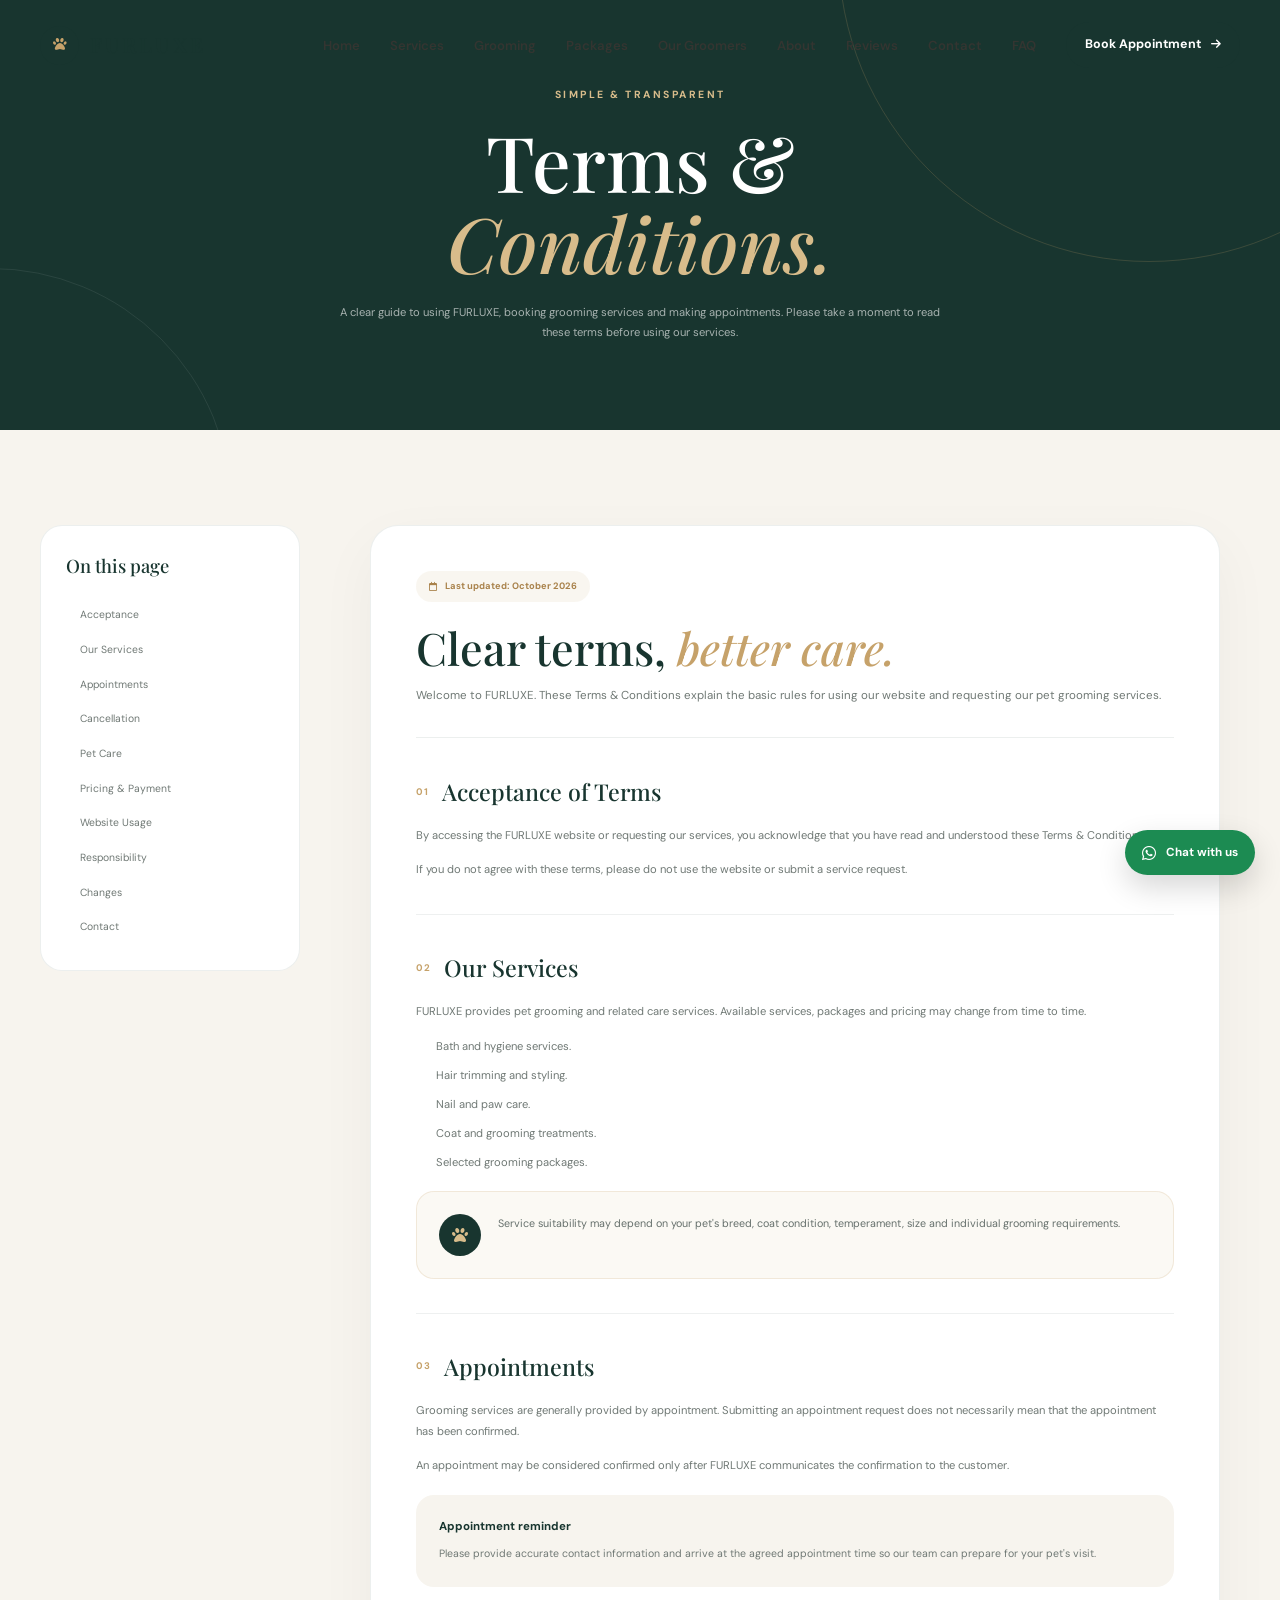
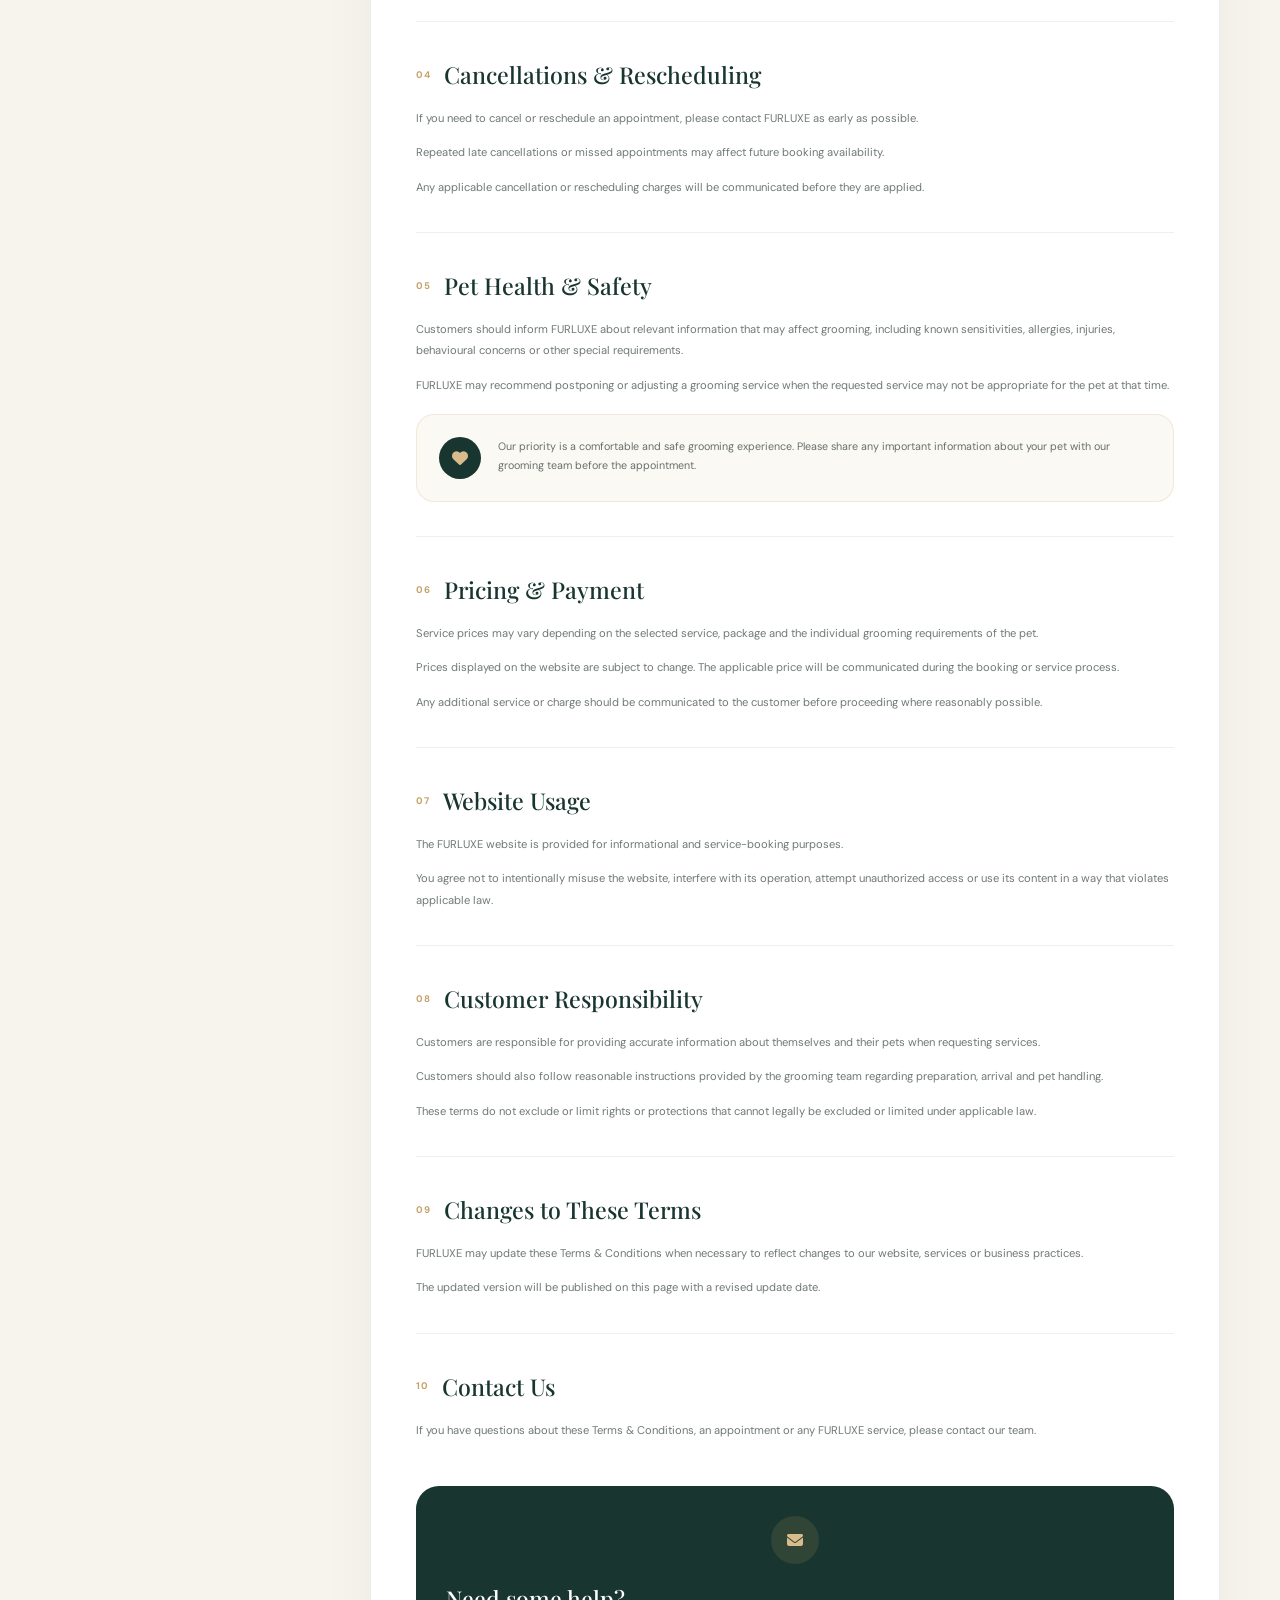
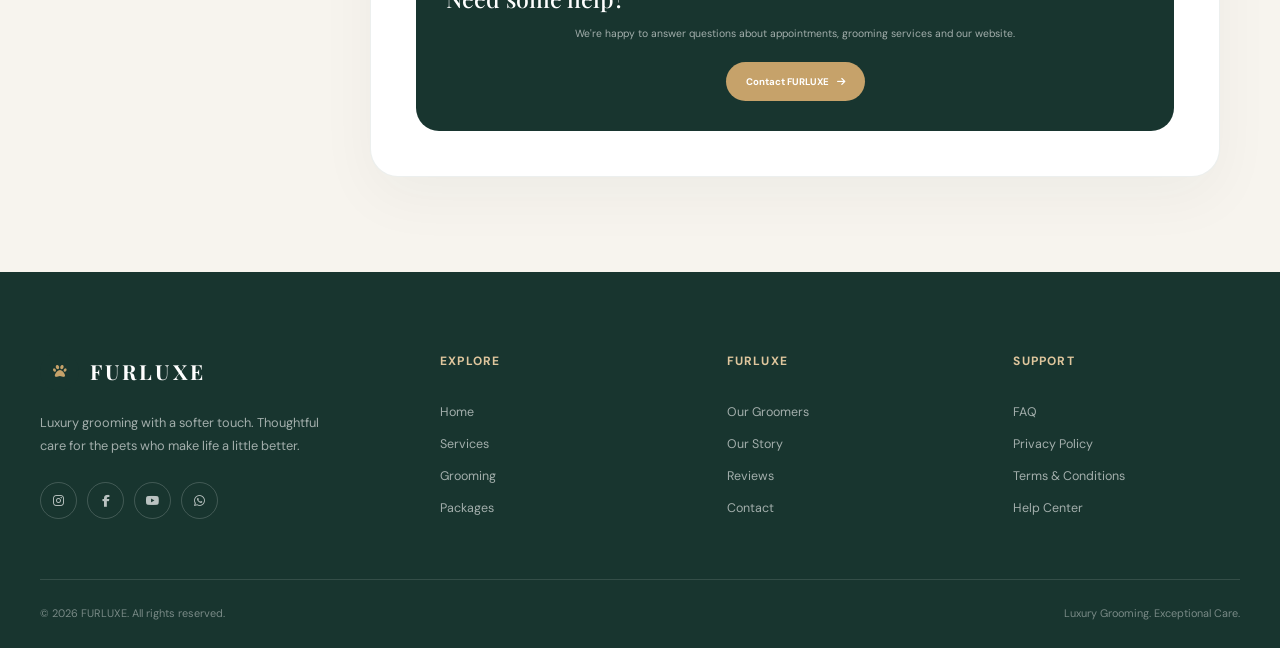
<file: terms.html>
<!DOCTYPE html>
<html lang="en">

<head>

  <meta charset="UTF-8">

  <meta name="viewport" content="width=device-width, initial-scale=1.0">

  <meta name="description"
    content="FURLUXE Terms & Conditions — Grooming services, appointments, cancellations and website usage.">

  <title>Terms & Conditions | FURLUXE</title>


  <!-- =====================================================
         GOOGLE FONTS
    ====================================================== -->

  <link rel="preconnect" href="https://fonts.googleapis.com">

  <link rel="preconnect" href="https://fonts.gstatic.com" crossorigin>

  <link
    href="https://fonts.googleapis.com/css2?family=DM+Sans:wght@400;500;600;700&family=Playfair+Display:ital,wght@0,400;0,500;0,600;0,700;1,400&display=swap"
    rel="stylesheet">


  <!-- =====================================================
         FONT AWESOME
    ====================================================== -->

  <link rel="stylesheet" href="https://cdnjs.cloudflare.com/ajax/libs/font-awesome/6.5.2/css/all.min.css">


  <!-- =====================================================
         MAIN CSS
    ====================================================== -->

  <link rel="stylesheet" href="css/style.css">


  <style>
    /* =====================================================
           PAGE
        ====================================================== */

    .terms-page {
      background: #f7f4ee;
    }


    /* =====================================================
           HERO
        ====================================================== */

    .terms-hero {
      position: relative;

      min-height: 430px;

      display: flex;

      align-items: center;

      justify-content: center;

      overflow: hidden;

      background: #18352f;

      text-align: center;
    }


    .terms-hero::before {
      content: "";

      position: absolute;

      width: 620px;
      height: 620px;

      top: -360px;
      right: -180px;

      border:
        1px solid rgba(198, 162, 106, 0.2);

      border-radius: 50%;
    }


    .terms-hero::after {
      content: "";

      position: absolute;

      width: 480px;
      height: 480px;

      left: -250px;
      bottom: -320px;

      border:
        1px solid rgba(255, 255, 255, 0.08);

      border-radius: 50%;
    }


    .terms-hero-content {
      position: relative;

      z-index: 2;

      max-width: 760px;

      margin: auto;
    }


    .terms-tag {
      color: #d8bc8b;

      font-size: 0.65rem;

      font-weight: 700;

      letter-spacing: 2.5px;
    }


    .terms-hero h1 {
      margin: 17px 0 0;

      color: #ffffff;

      font-family:
        "Playfair Display",
        serif;

      font-size:
        clamp(3rem, 6vw, 5rem);

      line-height: 1.05;

      font-weight: 500;
    }


    .terms-hero h1 span {
      display: block;

      color: #d8bc8b;

      font-style: italic;
    }


    .terms-hero p {
      max-width: 600px;

      margin: 20px auto 0;

      color:
        rgba(255, 255, 255, 0.62);

      font-size: 0.7rem;

      line-height: 1.8;
    }


    /* =====================================================
           CONTENT
        ====================================================== */

    .terms-section {
      padding: 95px 0;
    }


    .terms-layout {
      display: grid;

      grid-template-columns:
        260px 1fr;

      gap: 70px;

      align-items: start;
    }


    /* =====================================================
           SIDEBAR
        ====================================================== */

    .terms-sidebar {
      position: sticky;

      top: 110px;

      padding: 25px;

      background: #ffffff;

      border:
        1px solid rgba(24, 53, 47, 0.08);

      border-radius: 22px;
    }


    .terms-sidebar-title {
      margin-bottom: 18px;

      color: #18352f;

      font-family:
        "Playfair Display",
        serif;

      font-size: 1.15rem;

      font-weight: 500;
    }


    .terms-sidebar a {
      display: flex;

      align-items: center;

      gap: 9px;

      padding: 9px 0;

      color: #707975;

      text-decoration: none;

      font-size: 0.65rem;

      transition:
        color 0.3s ease,
        transform 0.3s ease;
    }


    .terms-sidebar a::before {
      content: "";

      width: 5px;
      height: 5px;

      flex-shrink: 0;

      border-radius: 50%;

      background: #c6a26a;

      opacity: 0;

      transition: opacity 0.3s ease;
    }


    .terms-sidebar a:hover {
      color: #18352f;

      transform: translateX(3px);
    }


    .terms-sidebar a:hover::before {
      opacity: 1;
    }


    /* =====================================================
           CONTENT CARD
        ====================================================== */

    .terms-content {
      max-width: 850px;

      padding: 45px;

      background: #ffffff;

      border:
        1px solid rgba(24, 53, 47, 0.08);

      border-radius: 28px;

      box-shadow:
        0 20px 60px rgba(24, 53, 47, 0.045);
    }


    /* =====================================================
           INTRO
        ====================================================== */

    .terms-intro {
      padding-bottom: 30px;

      margin-bottom: 35px;

      border-bottom:
        1px solid rgba(24, 53, 47, 0.08);
    }


    .terms-updated {
      display: inline-flex;

      align-items: center;

      gap: 8px;

      padding: 8px 13px;

      border-radius: 50px;

      background:
        rgba(198, 162, 106, 0.1);

      color: #a9824b;

      font-size: 0.58rem;

      font-weight: 700;
    }


    .terms-intro h2 {
      margin: 20px 0 12px;

      color: #18352f;

      font-family:
        "Playfair Display",
        serif;

      font-size:
        clamp(2rem, 4vw, 2.8rem);

      line-height: 1.15;

      font-weight: 500;
    }


    .terms-intro h2 span {
      color: #c6a26a;

      font-style: italic;
    }


    .terms-intro p {
      margin: 0;

      color: #707975;

      font-size: 0.72rem;

      line-height: 1.85;
    }


    /* =====================================================
           TERM BLOCK
        ====================================================== */

    .term-block {
      scroll-margin-top: 110px;

      padding-bottom: 34px;

      margin-bottom: 34px;

      border-bottom:
        1px solid rgba(24, 53, 47, 0.07);
    }


    .term-block:last-child {
      padding-bottom: 0;

      margin-bottom: 0;

      border-bottom: 0;
    }


    .term-block h3 {
      display: flex;

      align-items: center;

      gap: 13px;

      margin: 0 0 15px;

      color: #18352f;

      font-family:
        "Playfair Display",
        serif;

      font-size: 1.45rem;

      font-weight: 500;
    }


    .term-number {
      color: #c6a26a;

      font-family:
        "DM Sans",
        sans-serif;

      font-size: 0.6rem;

      font-weight: 700;

      letter-spacing: 1px;
    }


    .term-block p {
      margin: 0 0 13px;

      color: #707975;

      font-size: 0.7rem;

      line-height: 1.9;
    }


    .term-block p:last-child {
      margin-bottom: 0;
    }


    .term-block ul {
      margin: 13px 0 0;

      padding-left: 20px;
    }


    .term-block li {
      margin-bottom: 9px;

      color: #707975;

      font-size: 0.7rem;

      line-height: 1.8;
    }


    .term-block li::marker {
      color: #c6a26a;
    }


    /* =====================================================
           HIGHLIGHT BOX
        ====================================================== */

    .terms-info-box {
      display: flex;

      gap: 17px;

      margin-top: 18px;

      padding: 22px;

      border:
        1px solid rgba(198, 162, 106, 0.2);

      border-radius: 18px;

      background:
        rgba(198, 162, 106, 0.07);
    }


    .terms-info-icon {
      flex-shrink: 0;

      width: 42px;
      height: 42px;

      display: grid;

      place-items: center;

      border-radius: 50%;

      background: #18352f;

      color: #d8bc8b;
    }


    .terms-info-box p {
      margin: 0;

      color: #66706c;

      font-size: 0.67rem;

      line-height: 1.8;
    }


    /* =====================================================
           BOOKING CARD
        ====================================================== */

    .terms-booking-card {
      margin-top: 18px;

      padding: 23px;

      border-radius: 18px;

      background: #f7f4ee;
    }


    .terms-booking-card strong {
      display: block;

      margin-bottom: 8px;

      color: #18352f;

      font-size: 0.72rem;
    }


    .terms-booking-card p {
      margin: 0;

      font-size: 0.66rem;
    }


    /* =====================================================
           CONTACT CARD
        ====================================================== */

    .terms-contact {
      margin-top: 45px;

      padding: 30px;

      border-radius: 23px;

      background: #18352f;

      text-align: center;
    }


    .terms-contact-icon {
      width: 48px;
      height: 48px;

      display: grid;

      place-items: center;

      margin: auto;

      border-radius: 50%;

      background:
        rgba(198, 162, 106, 0.14);

      color: #d8bc8b;
    }


    .terms-contact h3 {
      margin: 16px 0 8px;

      color: #ffffff;

      font-family:
        "Playfair Display",
        serif;

      font-size: 1.45rem;

      font-weight: 500;
    }


    .terms-contact p {
      max-width: 530px;

      margin: auto;

      color:
        rgba(255, 255, 255, 0.6);

      font-size: 0.65rem;

      line-height: 1.8;
    }


    .terms-contact a {
      display: inline-flex;

      align-items: center;

      gap: 8px;

      margin-top: 18px;

      padding: 12px 20px;

      border-radius: 50px;

      background: #c6a26a;

      color: #ffffff;

      text-decoration: none;

      font-size: 0.6rem;

      font-weight: 700;

      transition:
        transform 0.3s ease,
        background 0.3s ease;
    }


    .terms-contact a:hover {
      background: #d8bc8b;

      transform: translateY(-3px);
    }


    /* =====================================================
           RESPONSIVE
        ====================================================== */

    @media (max-width: 900px) {

      .terms-layout {
        grid-template-columns: 1fr;

        gap: 35px;
      }


      .terms-sidebar {
        position: static;
      }


      .terms-sidebar a {
        display: inline-flex;

        margin-right: 17px;
      }

    }


    @media (max-width: 600px) {

      .terms-hero {
        min-height: 380px;
      }


      .terms-section {
        padding: 65px 0;
      }


      .terms-content {
        padding: 27px 20px;

        border-radius: 22px;
      }


      .terms-sidebar {
        padding: 20px;
      }


      .terms-sidebar a {
        display: flex;

        margin-right: 0;
      }


      .term-block h3 {
        font-size: 1.25rem;
      }


      .term-block p,
      .term-block li {
        font-size: 0.68rem;
      }


      .terms-info-box {
        padding: 18px;

        gap: 12px;
      }


      .terms-contact {
        padding: 25px 18px;
      }

    }
  </style>

</head>


<body class="terms-page">


  <!-- =====================================================
         LOADER
    ====================================================== -->

  <div class="page-loader">

    <div class="loader-content">

      <div class="loader-paw">

        <i class="fa-solid fa-paw"></i>

      </div>

      <h2>
        FURLUXE
      </h2>

      <p>
        Luxury Grooming. Exceptional Care.
      </p>

    </div>

  </div>


  <!-- =====================================================
         NAVBAR
    ====================================================== -->

  <header class="header">

    <nav class="navbar">


      <a href="index.html" class="logo">

        <span class="logo-mark">

          <i class="fa-solid fa-paw"></i>

        </span>

        <span class="logo-text">
          FURLUXE
        </span>

      </a>


      <ul class="nav-links">

        <li>
          <a href="index.html">
            Home
          </a>
        </li>

        <li>
          <a href="services.html">
            Services
          </a>
        </li>

        <li>
          <a href="grooming.html">
            Grooming
          </a>
        </li>

        <li>
          <a href="packages.html">
            Packages
          </a>
        </li>

        <li>
          <a href="team.html">
            Our Groomers
          </a>
        </li>

        <li>
          <a href="about.html">
            About
          </a>
        </li>

        <li>
          <a href="reviews.html">
            Reviews
          </a>
        </li>

        <li>
          <a href="contact.html">
            Contact
          </a>
        </li>

        <li>
          <a href="faq.html">
            FAQ
          </a>
        </li>

      </ul>


      <a href="appointment.html" class="nav-book-btn">

        Book Appointment

        <i class="fa-solid fa-arrow-right"></i>

      </a>


      <button class="menu-toggle" type="button" aria-label="Open navigation menu">

        <span></span>
        <span></span>
        <span></span>

      </button>

    </nav>

  </header>


  <!-- =====================================================
         MAIN
    ====================================================== -->

  <main>


    <!-- =================================================
             HERO
        ================================================== -->

    <section class="terms-hero">

      <div class="container">

        <div class="terms-hero-content reveal">

          <div class="terms-tag">
            SIMPLE & TRANSPARENT
          </div>


          <h1>
            Terms &
            <span>Conditions.</span>
          </h1>


          <p>
            A clear guide to using FURLUXE, booking
            grooming services and making appointments.
            Please take a moment to read these terms
            before using our services.
          </p>

        </div>

      </div>

    </section>


    <!-- =================================================
             TERMS CONTENT
        ================================================== -->

    <section class="terms-section">

      <div class="container">

        <div class="terms-layout">


          <!-- SIDEBAR -->

          <aside class="terms-sidebar">

            <div class="terms-sidebar-title">
              On this page
            </div>


            <a href="#acceptance">
              Acceptance
            </a>


            <a href="#services">
              Our Services
            </a>


            <a href="#appointments">
              Appointments
            </a>


            <a href="#cancellation">
              Cancellation
            </a>


            <a href="#pet-care">
              Pet Care
            </a>


            <a href="#pricing">
              Pricing & Payment
            </a>


            <a href="#website">
              Website Usage
            </a>


            <a href="#liability">
              Responsibility
            </a>


            <a href="#changes">
              Changes
            </a>


            <a href="#contact">
              Contact
            </a>

          </aside>


          <!-- CONTENT -->

          <article class="terms-content">


            <!-- INTRO -->

            <div class="terms-intro" id="acceptance">

              <div class="terms-updated">

                <i class="fa-regular fa-calendar"></i>

                Last updated: October 2026

              </div>


              <h2>
                Clear terms,
                <span>better care.</span>
              </h2>


              <p>
                Welcome to FURLUXE. These Terms &
                Conditions explain the basic rules
                for using our website and requesting
                our pet grooming services.
              </p>

            </div>


            <!-- 01 -->

            <section class="term-block">

              <h3>

                <span class="term-number">
                  01
                </span>

                Acceptance of Terms

              </h3>


              <p>
                By accessing the FURLUXE website or
                requesting our services, you acknowledge
                that you have read and understood these
                Terms & Conditions.
              </p>


              <p>
                If you do not agree with these terms,
                please do not use the website or submit
                a service request.
              </p>

            </section>


            <!-- 02 -->

            <section class="term-block" id="services">

              <h3>

                <span class="term-number">
                  02
                </span>

                Our Services

              </h3>


              <p>
                FURLUXE provides pet grooming and
                related care services. Available
                services, packages and pricing may
                change from time to time.
              </p>


              <ul>

                <li>
                  Bath and hygiene services.
                </li>

                <li>
                  Hair trimming and styling.
                </li>

                <li>
                  Nail and paw care.
                </li>

                <li>
                  Coat and grooming treatments.
                </li>

                <li>
                  Selected grooming packages.
                </li>

              </ul>


              <div class="terms-info-box">

                <div class="terms-info-icon">

                  <i class="fa-solid fa-paw"></i>

                </div>


                <p>
                  Service suitability may depend on
                  your pet's breed, coat condition,
                  temperament, size and individual
                  grooming requirements.
                </p>

              </div>

            </section>


            <!-- 03 -->

            <section class="term-block" id="appointments">

              <h3>

                <span class="term-number">
                  03
                </span>

                Appointments

              </h3>


              <p>
                Grooming services are generally provided
                by appointment. Submitting an appointment
                request does not necessarily mean that
                the appointment has been confirmed.
              </p>


              <p>
                An appointment may be considered confirmed
                only after FURLUXE communicates the
                confirmation to the customer.
              </p>


              <div class="terms-booking-card">

                <strong>
                  Appointment reminder
                </strong>

                <p>
                  Please provide accurate contact
                  information and arrive at the agreed
                  appointment time so our team can
                  prepare for your pet's visit.
                </p>

              </div>

            </section>


            <!-- 04 -->

            <section class="term-block" id="cancellation">

              <h3>

                <span class="term-number">
                  04
                </span>

                Cancellations & Rescheduling

              </h3>


              <p>
                If you need to cancel or reschedule an
                appointment, please contact FURLUXE as
                early as possible.
              </p>


              <p>
                Repeated late cancellations or missed
                appointments may affect future booking
                availability.
              </p>


              <p>
                Any applicable cancellation or
                rescheduling charges will be communicated
                before they are applied.
              </p>

            </section>


            <!-- 05 -->

            <section class="term-block" id="pet-care">

              <h3>

                <span class="term-number">
                  05
                </span>

                Pet Health & Safety

              </h3>


              <p>
                Customers should inform FURLUXE about
                relevant information that may affect
                grooming, including known sensitivities,
                allergies, injuries, behavioural concerns
                or other special requirements.
              </p>


              <p>
                FURLUXE may recommend postponing or
                adjusting a grooming service when the
                requested service may not be appropriate
                for the pet at that time.
              </p>


              <div class="terms-info-box">

                <div class="terms-info-icon">

                  <i class="fa-solid fa-heart"></i>

                </div>


                <p>
                  Our priority is a comfortable and
                  safe grooming experience. Please
                  share any important information about
                  your pet with our grooming team before
                  the appointment.
                </p>

              </div>

            </section>


            <!-- 06 -->

            <section class="term-block" id="pricing">

              <h3>

                <span class="term-number">
                  06
                </span>

                Pricing & Payment

              </h3>


              <p>
                Service prices may vary depending on
                the selected service, package and the
                individual grooming requirements of
                the pet.
              </p>


              <p>
                Prices displayed on the website are
                subject to change. The applicable price
                will be communicated during the booking
                or service process.
              </p>


              <p>
                Any additional service or charge should
                be communicated to the customer before
                proceeding where reasonably possible.
              </p>

            </section>


            <!-- 07 -->

            <section class="term-block" id="website">

              <h3>

                <span class="term-number">
                  07
                </span>

                Website Usage

              </h3>


              <p>
                The FURLUXE website is provided for
                informational and service-booking
                purposes.
              </p>


              <p>
                You agree not to intentionally misuse
                the website, interfere with its operation,
                attempt unauthorized access or use its
                content in a way that violates applicable
                law.
              </p>

            </section>


            <!-- 08 -->

            <section class="term-block" id="liability">

              <h3>

                <span class="term-number">
                  08
                </span>

                Customer Responsibility

              </h3>


              <p>
                Customers are responsible for providing
                accurate information about themselves and
                their pets when requesting services.
              </p>


              <p>
                Customers should also follow reasonable
                instructions provided by the grooming
                team regarding preparation, arrival and
                pet handling.
              </p>


              <p>
                These terms do not exclude or limit
                rights or protections that cannot
                legally be excluded or limited under
                applicable law.
              </p>

            </section>


            <!-- 09 -->

            <section class="term-block" id="changes">

              <h3>

                <span class="term-number">
                  09
                </span>

                Changes to These Terms

              </h3>


              <p>
                FURLUXE may update these Terms &
                Conditions when necessary to reflect
                changes to our website, services or
                business practices.
              </p>


              <p>
                The updated version will be published
                on this page with a revised update date.
              </p>

            </section>


            <!-- 10 -->

            <section class="term-block" id="contact">

              <h3>

                <span class="term-number">
                  10
                </span>

                Contact Us

              </h3>


              <p>
                If you have questions about these Terms
                & Conditions, an appointment or any
                FURLUXE service, please contact our team.
              </p>


              <div class="terms-contact">

                <div class="terms-contact-icon">

                  <i class="fa-solid fa-envelope"></i>

                </div>


                <h3>
                  Need some help?
                </h3>


                <p>
                  We're happy to answer questions
                  about appointments, grooming
                  services and our website.
                </p>


                <a href="contact.html">

                  Contact FURLUXE

                  <i class="fa-solid fa-arrow-right"></i>

                </a>

              </div>

            </section>

          </article>

        </div>

      </div>

    </section>

  </main>


  <!-- =====================================================
         FOOTER
    ====================================================== -->

  <footer class="footer">

    <div class="container">

      <div class="footer-main">


        <div class="footer-brand">

          <a href="index.html" class="logo footer-logo">

            <span class="logo-mark">

              <i class="fa-solid fa-paw"></i>

            </span>

            <span class="logo-text">
              FURLUXE
            </span>

          </a>


          <p>
            Luxury grooming with a softer touch.
            Thoughtful care for the pets who make
            life a little better.
          </p>


          <div class="social-links">

            <a href="#" aria-label="Instagram">

              <i class="fa-brands fa-instagram"></i>

            </a>


            <a href="#" aria-label="Facebook">

              <i class="fa-brands fa-facebook-f"></i>

            </a>


            <a href="#" aria-label="YouTube">

              <i class="fa-brands fa-youtube"></i>

            </a>


            <a href="#" aria-label="WhatsApp">

              <i class="fa-brands fa-whatsapp"></i>

            </a>

          </div>

        </div>


        <div class="footer-column">

          <h4>
            Explore
          </h4>

          <a href="index.html">
            Home
          </a>

          <a href="services.html">
            Services
          </a>

          <a href="grooming.html">
            Grooming
          </a>

          <a href="packages.html">
            Packages
          </a>

        </div>


        <div class="footer-column">

          <h4>
            FURLUXE
          </h4>

          <a href="team.html">
            Our Groomers
          </a>

          <a href="about.html">
            Our Story
          </a>

          <a href="reviews.html">
            Reviews
          </a>

          <a href="contact.html">
            Contact
          </a>

        </div>


        <div class="footer-column">

          <h4>
            Support
          </h4>

          <a href="faq.html">
            FAQ
          </a>

          <a href="privacy.html">
            Privacy Policy
          </a>

          <a href="terms.html">
            Terms & Conditions
          </a>

          <a href="help.html">
            Help Center
          </a>

        </div>

      </div>


      <div class="footer-bottom">

        <p>
          ©
          <span id="currentYear"></span>
          FURLUXE.
          All rights reserved.
        </p>


        <p>
          Luxury Grooming. Exceptional Care.
        </p>

      </div>

    </div>

  </footer>


  <!-- =====================================================
         WHATSAPP
    ====================================================== -->

  <a href="https://wa.me/919999999999?text=Hello%20FURLUXE%2C%20I%20have%20a%20question." class="whatsapp-float"
    target="_blank" rel="noopener noreferrer" aria-label="Chat with FURLUXE on WhatsApp">

    <i class="fa-brands fa-whatsapp"></i>

    <span>
      Chat with us
    </span>

  </a>


  <!-- =====================================================
         BACK TO TOP
    ====================================================== -->

  <button class="back-to-top" type="button" aria-label="Back to top">

    <i class="fa-solid fa-arrow-up"></i>

  </button>


  <!-- =====================================================
         YEAR
    ====================================================== -->

  <script>

    document.addEventListener(
      "DOMContentLoaded",
      function () {

        const year =
          document.getElementById(
            "currentYear"
          );

        if (year) {
          year.textContent =
            new Date().getFullYear();
        }

      }
    );

  </script>


  <!-- =====================================================
         MAIN SCRIPT
    ====================================================== -->

  <script src="js/script.js"></script>


</body>

</html>
</file>
<file: css/style.css>
/* =========================================================
   FURLUXE
   Premium Pet Grooming Website
   Main Stylesheet
========================================================= */

/* =========================================================
   01. ROOT VARIABLES
========================================================= */

:root {
  --ivory: #f7f3ec;
  --ivory-light: #fbf9f5;
  --white: #ffffff;

  --forest: #18352f;
  --forest-dark: #102a25;
  --forest-light: #25483f;

  --gold: #c6a26a;
  --gold-light: #dfc69d;

  --beige: #e5d8c5;
  --beige-light: #eee6da;

  --charcoal: #252522;
  --text: #343531;
  --muted: #77746e;

  --border: rgba(24, 53, 47, 0.12);

  --shadow-soft: 0 20px 60px rgba(30, 35, 30, 0.08);

  --shadow-medium: 0 25px 70px rgba(30, 35, 30, 0.14);

  --radius-sm: 10px;
  --radius-md: 18px;
  --radius-lg: 30px;
  --radius-xl: 40px;

  --transition-fast: 0.25s ease;
  --transition: 0.4s ease;
  --transition-slow: 0.8s ease;

  --container: 1240px;
}

/* =========================================================
   02. RESET
========================================================= */

* {
  margin: 0;
  padding: 0;
  box-sizing: border-box;
}

html {
  scroll-behavior: smooth;
}

body {
  font-family: "DM Sans", sans-serif;
  background: var(--ivory);
  color: var(--charcoal);
  line-height: 1.6;
  overflow-x: hidden;
}

body.no-scroll {
  overflow: hidden;
}

img {
  display: block;
  width: 100%;
}

a {
  text-decoration: none;
  color: inherit;
}

button,
input,
textarea,
select {
  font: inherit;
}

button {
  border: 0;
  cursor: pointer;
}

ul {
  list-style: none;
}

::selection {
  background: var(--forest);
  color: var(--white);
}

/* =========================================================
   03. SCROLLBAR
========================================================= */

::-webkit-scrollbar {
  width: 8px;
}

::-webkit-scrollbar-track {
  background: var(--ivory);
}

::-webkit-scrollbar-thumb {
  background: var(--forest);
  border-radius: 20px;
}

::-webkit-scrollbar-thumb:hover {
  background: var(--gold);
}

/* =========================================================
   04. COMMON
========================================================= */

.container {
  width: min(calc(100% - 80px), var(--container));

  margin-inline: auto;
}

.section {
  padding: 120px 0;
}

.section-tag {
  display: inline-flex;
  align-items: center;
  gap: 10px;

  color: var(--gold);

  font-size: 0.76rem;
  font-weight: 700;

  letter-spacing: 0.18em;

  text-transform: uppercase;
}

.section-tag::before {
  content: "";
  width: 25px;
  height: 1px;

  background: var(--gold);
}

.section-tag.light {
  color: var(--gold-light);
}

.section-heading {
  display: flex;
  justify-content: space-between;
  align-items: flex-end;
  gap: 50px;

  margin-bottom: 60px;
}

.section-heading h2 {
  margin-top: 15px;

  font-family: "Playfair Display", serif;

  font-size: clamp(2.5rem, 5vw, 4.5rem);

  font-weight: 600;
  line-height: 1.05;

  color: var(--forest);
}

.section-heading h2 span {
  color: var(--gold);
  font-style: italic;
}

.section-heading > p {
  max-width: 390px;

  color: var(--muted);

  font-size: 1rem;
}

.section-heading.centered {
  display: block;
  text-align: center;
}

.section-heading.centered p {
  margin: 20px auto 0;
}

.center-button {
  display: flex;
  justify-content: center;

  margin-top: 55px;
}

/* =========================================================
   05. BUTTONS
========================================================= */

.btn {
  display: inline-flex;
  align-items: center;
  justify-content: center;
  gap: 14px;

  min-height: 55px;

  padding: 0 28px;

  border-radius: 100px;

  font-size: 0.88rem;
  font-weight: 700;

  transition:
    transform var(--transition-fast),
    background var(--transition-fast),
    color var(--transition-fast),
    box-shadow var(--transition-fast);

  position: relative;
  overflow: hidden;
}

.btn i {
  transition: transform var(--transition-fast);
}

.btn:hover {
  transform: translateY(-3px);
}

.btn:hover i {
  transform: translateX(4px);
}

.btn-primary {
  background: var(--forest);
  color: var(--white);

  box-shadow: 0 12px 30px rgba(24, 53, 47, 0.18);
}

.btn-primary:hover {
  background: var(--forest-dark);

  box-shadow: 0 18px 40px rgba(24, 53, 47, 0.25);
}

.btn-outline {
  border: 1px solid rgba(24, 53, 47, 0.25);
  color: var(--forest);
}

.btn-outline:hover {
  background: var(--forest);
  color: var(--white);
}

.btn-dark {
  background: var(--forest);
  color: var(--white);

  margin-top: 35px;
}

.btn-light {
  background: var(--white);
  color: var(--forest);
}

.btn-light:hover {
  background: var(--gold);
  color: var(--white);
}

.text-button {
  display: inline-flex;
  align-items: center;
  gap: 12px;

  color: var(--forest);

  font-size: 0.9rem;
  font-weight: 700;

  border-bottom: 1px solid var(--gold);

  padding-bottom: 6px;

  transition: var(--transition-fast);
}

.text-button i {
  transition: transform var(--transition-fast);
}

.text-button:hover {
  color: var(--gold);
}

.text-button:hover i {
  transform: translateX(5px);
}

/* =========================================================
   06. PAGE LOADER
========================================================= */

.page-loader {
  position: fixed;
  inset: 0;

  z-index: 9999;

  display: grid;
  place-items: center;

  background: var(--forest);

  transition:
    opacity 0.7s ease,
    visibility 0.7s ease;
}

.page-loader.hide {
  opacity: 0;
  visibility: hidden;
}

.loader-content {
  text-align: center;
  color: var(--white);

  animation: loaderReveal 1s ease both;
}

.loader-paw {
  width: 62px;
  height: 62px;

  margin: 0 auto 20px;

  display: grid;
  place-items: center;

  border: 1px solid rgba(255, 255, 255, 0.3);

  border-radius: 50%;

  color: var(--gold);

  font-size: 1.4rem;

  animation: pawPulse 1.8s ease-in-out infinite;
}

.loader-content h2 {
  font-family: "Playfair Display", serif;

  font-size: 2rem;

  letter-spacing: 0.12em;
}

.loader-content p {
  margin-top: 5px;

  color: rgba(255, 255, 255, 0.65);

  font-size: 0.75rem;

  letter-spacing: 0.12em;
}

/* =========================================================
   07. HEADER / NAVBAR
========================================================= */

.header {
  position: fixed;

  top: 0;
  left: 0;

  width: 100%;

  z-index: 1000;

  transition:
    background var(--transition),
    box-shadow var(--transition),
    backdrop-filter var(--transition);
}

.header.scrolled {
  background: rgba(247, 243, 236, 0.92);

  backdrop-filter: blur(18px);

  box-shadow: 0 8px 35px rgba(30, 35, 30, 0.06);
}

.navbar {
  width: min(calc(100% - 80px), var(--container));

  min-height: 90px;

  margin-inline: auto;

  display: flex;
  align-items: center;
  justify-content: space-between;

  gap: 30px;
}

/* Logo */

.logo {
  display: inline-flex;
  align-items: center;
  gap: 11px;

  flex-shrink: 0;
}

.logo-mark {
  width: 39px;
  height: 39px;

  display: grid;
  place-items: center;

  border-radius: 50%;

  background: var(--forest);

  color: var(--gold);

  font-size: 0.85rem;
}

.logo-text {
  font-family: "Playfair Display", serif;

  font-size: 1.3rem;
  font-weight: 700;

  letter-spacing: 0.15em;

  color: var(--forest);
}

/* Navigation */

.nav-links {
  display: flex;
  align-items: center;
  gap: 30px;

  margin-left: auto;
}

.nav-links a {
  position: relative;

  color: var(--text);

  font-size: 0.82rem;
  font-weight: 600;

  transition: color var(--transition-fast);
}

.nav-links a::after {
  content: "";

  position: absolute;

  left: 0;
  bottom: -7px;

  width: 0;
  height: 1px;

  background: var(--gold);

  transition: width var(--transition-fast);
}

.nav-links a:hover,
.nav-links a.active {
  color: var(--forest);
}

.nav-links a:hover::after,
.nav-links a.active::after {
  width: 100%;
}

/* Navbar booking */

.nav-book-btn {
  display: inline-flex;
  align-items: center;
  gap: 10px;

  padding: 13px 19px;

  border-radius: 100px;

  background: var(--forest);
  color: var(--white);

  font-size: 0.78rem;
  font-weight: 700;

  transition:
    transform var(--transition-fast),
    background var(--transition-fast);
}

.nav-book-btn:hover {
  transform: translateY(-2px);

  background: var(--gold);
}

.nav-book-btn i {
  font-size: 0.7rem;
}

/* Mobile toggle */

.menu-toggle {
  width: 45px;
  height: 45px;

  display: none;
  flex-direction: column;
  align-items: center;
  justify-content: center;
  gap: 5px;

  border-radius: 50%;

  background: var(--forest);
}

.menu-toggle span {
  width: 18px;
  height: 1.5px;

  background: var(--white);

  transition: var(--transition-fast);
}

.menu-toggle.active span:nth-child(1) {
  transform: translateY(6.5px) rotate(45deg);
}

.menu-toggle.active span:nth-child(2) {
  opacity: 0;
}

.menu-toggle.active span:nth-child(3) {
  transform: translateY(-6.5px) rotate(-45deg);
}

/* =========================================================
   08. HERO
========================================================= */

.hero {
  min-height: 100vh;

  padding: 150px 0 100px;

  position: relative;

  display: flex;
  align-items: center;

  overflow: hidden;
}

.hero-bg-shape {
  position: absolute;

  width: 600px;
  height: 600px;

  right: -180px;
  top: 70px;

  border-radius: 50%;

  background: radial-gradient(
    circle,
    rgba(198, 162, 106, 0.18),
    transparent 65%
  );

  pointer-events: none;
}

.hero-container {
  display: grid;

  grid-template-columns: 0.95fr 1.05fr;

  align-items: center;

  gap: 70px;
}

/* Hero content */

.hero-content {
  position: relative;
  z-index: 2;
}

.eyebrow {
  display: flex;
  align-items: center;
  gap: 12px;

  margin-bottom: 25px;

  color: var(--gold);

  font-size: 0.73rem;
  font-weight: 700;

  letter-spacing: 0.2em;
}

.eyebrow-line {
  width: 35px;
  height: 1px;

  background: var(--gold);
}

.hero h1 {
  max-width: 650px;

  font-family: "Playfair Display", serif;

  color: var(--forest);

  font-size: clamp(3.5rem, 6.5vw, 6.3rem);

  font-weight: 600;

  line-height: 0.98;

  letter-spacing: -0.04em;
}

.hero h1 span {
  color: var(--gold);
  font-style: italic;
}

.hero-description {
  max-width: 530px;

  margin-top: 30px;

  color: var(--muted);

  font-size: 1.02rem;

  line-height: 1.85;
}

.hero-buttons {
  display: flex;
  flex-wrap: wrap;
  gap: 14px;

  margin-top: 35px;
}

.hero-trust {
  display: flex;
  flex-wrap: wrap;
  gap: 25px;

  margin-top: 45px;
}

.trust-item {
  display: flex;
  align-items: center;
  gap: 9px;
}

.trust-item span {
  width: 22px;
  height: 22px;

  display: grid;
  place-items: center;

  border-radius: 50%;

  background: rgba(198, 162, 106, 0.18);

  color: var(--gold);

  font-size: 0.62rem;
}

.trust-item p {
  color: var(--text);

  font-size: 0.76rem;
  font-weight: 600;
}

/* Hero visual */

.hero-visual {
  position: relative;

  min-height: 620px;

  display: flex;
  align-items: center;
  justify-content: center;
}

.hero-image-wrapper {
  width: min(100%, 560px);
  height: 650px;

  position: relative;

  overflow: hidden;

  border-radius: 240px 240px 30px 30px;

  box-shadow: var(--shadow-medium);

  animation: heroImageIn 1.2s ease both;
}

.hero-image-wrapper::after {
  content: "";

  position: absolute;
  inset: 0;

  background: linear-gradient(to top, rgba(24, 53, 47, 0.22), transparent 45%);

  pointer-events: none;
}

.hero-image {
  height: 100%;

  object-fit: cover;

  transition: transform 1s ease;
}

.hero-image-wrapper:hover .hero-image {
  transform: scale(1.04);
}

/* Experience card */

.experience-card {
  position: absolute;

  left: -10px;
  bottom: 65px;

  display: flex;
  align-items: center;
  gap: 14px;

  padding: 17px 22px;

  background: rgba(255, 255, 255, 0.94);

  backdrop-filter: blur(15px);

  border-radius: 18px;

  box-shadow: 0 18px 45px rgba(30, 35, 30, 0.14);

  animation: cardFloat 5s ease-in-out infinite;
}

.experience-icon {
  width: 42px;
  height: 42px;

  display: grid;
  place-items: center;

  border-radius: 50%;

  background: var(--forest);

  color: var(--gold);

  font-size: 0.9rem;
}

.experience-card strong {
  display: block;

  color: var(--forest);

  font-size: 0.85rem;
}

.experience-card span {
  display: block;

  color: var(--muted);

  font-size: 0.72rem;
}

/* Floating paws */

.floating-paw {
  position: absolute;

  display: grid;
  place-items: center;

  color: rgba(198, 162, 106, 0.5);

  font-size: 1.4rem;

  animation: gentleFloat 4s ease-in-out infinite;
}

.paw-one {
  right: -5px;
  top: 100px;
}

.paw-two {
  left: 15px;
  top: 50px;

  font-size: 0.9rem;

  animation-delay: 1.5s;
}

/* Scroll */

.scroll-indicator {
  position: absolute;

  bottom: 30px;
  left: 50%;

  transform: translateX(-50%);

  display: flex;
  flex-direction: column;
  align-items: center;
  gap: 7px;

  color: var(--muted);

  font-size: 0.65rem;

  letter-spacing: 0.08em;

  animation: scrollBounce 2s ease-in-out infinite;
}

.scroll-indicator i {
  color: var(--gold);
}

/* =========================================================
   09. INTRO
========================================================= */

.intro-section {
  padding: 100px 0;

  background: var(--white);

  border-top: 1px solid var(--border);
  border-bottom: 1px solid var(--border);
}

.intro-grid {
  display: grid;

  grid-template-columns: 0.35fr 1fr;

  gap: 80px;
}

.intro-label {
  display: flex;
  align-items: flex-start;
  gap: 18px;
}

.intro-label > span {
  color: var(--gold);

  font-size: 0.73rem;
  font-weight: 700;

  letter-spacing: 0.18em;
}

.small-line {
  width: 35px;
  height: 1px;

  margin-top: 8px;

  background: var(--gold);
}

.intro-content h2 {
  max-width: 850px;

  font-family: "Playfair Display", serif;

  color: var(--forest);

  font-size: clamp(2.4rem, 5vw, 4.8rem);

  line-height: 1.08;

  font-weight: 600;
}

.intro-content h2 span {
  color: var(--gold);
  font-style: italic;
}

.intro-content p {
  max-width: 650px;

  margin-top: 25px;

  color: var(--muted);

  font-size: 1rem;

  line-height: 1.9;
}

/* =========================================================
   10. SERVICES
========================================================= */

.services-section {
  background: var(--ivory);
}

.services-grid {
  display: grid;

  grid-template-columns: repeat(4, 1fr);

  gap: 20px;
}

.service-card {
  background: var(--white);

  border-radius: var(--radius-md);

  overflow: hidden;

  box-shadow: 0 10px 35px rgba(30, 35, 30, 0.04);

  transition:
    transform var(--transition),
    box-shadow var(--transition);
}

.service-card:hover {
  transform: translateY(-9px);

  box-shadow: var(--shadow-soft);
}

.service-image {
  height: 250px;

  position: relative;

  overflow: hidden;
}

.service-image img {
  height: 100%;

  object-fit: cover;

  transition: transform 0.8s ease;
}

.service-card:hover .service-image img {
  transform: scale(1.06);
}

.service-number {
  position: absolute;

  top: 15px;
  right: 15px;

  padding: 7px 10px;

  border-radius: 100px;

  background: rgba(255, 255, 255, 0.88);

  color: var(--forest);

  font-size: 0.65rem;
  font-weight: 700;

  letter-spacing: 0.08em;
}

.service-content {
  padding: 25px;
}

.service-icon {
  width: 43px;
  height: 43px;

  display: grid;
  place-items: center;

  margin-bottom: 17px;

  border-radius: 50%;

  background: var(--beige-light);

  color: var(--gold);

  font-size: 0.9rem;
}

.service-content h3 {
  color: var(--forest);

  font-family: "Playfair Display", serif;

  font-size: 1.45rem;

  font-weight: 600;
}

.service-content p {
  min-height: 70px;

  margin-top: 10px;

  color: var(--muted);

  font-size: 0.82rem;

  line-height: 1.7;
}

.service-content a {
  display: inline-flex;
  align-items: center;
  gap: 8px;

  margin-top: 20px;

  color: var(--forest);

  font-size: 0.75rem;
  font-weight: 700;

  transition: var(--transition-fast);
}

.service-content a i {
  transition: transform var(--transition-fast);
}

.service-content a:hover {
  color: var(--gold);
}

.service-content a:hover i {
  transform: translateX(4px);
}

/* =========================================================
   11. EXPERIENCE
========================================================= */

.experience-section {
  background: var(--white);
}

.experience-container {
  display: grid;

  grid-template-columns: 1fr 0.9fr;

  gap: 90px;

  align-items: center;
}

.experience-image {
  position: relative;

  height: 700px;

  overflow: hidden;

  border-radius: 30px 150px 30px 30px;
}

.experience-image img {
  height: 100%;

  object-fit: cover;

  transition: transform 1s ease;
}

.experience-image:hover img {
  transform: scale(1.035);
}

.image-caption {
  position: absolute;

  left: 25px;
  bottom: 25px;

  max-width: 280px;

  padding: 22px;

  border-radius: 16px;

  background: rgba(24, 53, 47, 0.92);

  color: var(--white);

  backdrop-filter: blur(10px);
}

.image-caption span {
  display: block;

  margin-bottom: 7px;

  color: var(--gold-light);

  font-size: 0.63rem;
  font-weight: 700;

  letter-spacing: 0.16em;
}

.image-caption strong {
  font-family: "Playfair Display", serif;

  font-size: 1.3rem;

  font-weight: 500;
}

.experience-content h2 {
  margin-top: 18px;

  color: var(--forest);

  font-family: "Playfair Display", serif;

  font-size: clamp(2.6rem, 4vw, 4.5rem);

  line-height: 1.05;
}

.experience-content h2 span {
  display: block;

  color: var(--gold);

  font-style: italic;
}

.experience-content > p {
  max-width: 550px;

  margin-top: 25px;

  color: var(--muted);

  line-height: 1.85;
}

.feature-list {
  display: flex;
  flex-direction: column;
  gap: 25px;

  margin-top: 35px;
}

.feature-item {
  display: flex;
  gap: 17px;
}

.feature-icon {
  width: 45px;
  height: 45px;

  flex-shrink: 0;

  display: grid;
  place-items: center;

  border-radius: 50%;

  background: var(--beige-light);

  color: var(--gold);

  font-size: 0.85rem;
}

.feature-item h4 {
  color: var(--forest);

  font-size: 0.92rem;
}

.feature-item p {
  margin-top: 4px;

  color: var(--muted);

  font-size: 0.78rem;
}

/* =========================================================
   12. STATS
========================================================= */

.stats-section {
  padding: 75px 0;

  background: var(--forest);

  color: var(--white);
}

.stats-grid {
  display: grid;

  grid-template-columns: repeat(4, 1fr);
}

.stat-item {
  text-align: center;

  padding: 15px;

  border-right: 1px solid rgba(255, 255, 255, 0.13);
}

.stat-item:last-child {
  border-right: 0;
}

.stat-item strong {
  display: block;

  font-family: "Playfair Display", serif;

  color: var(--gold-light);

  font-size: clamp(2rem, 4vw, 3.2rem);

  line-height: 1;
}

.stat-item strong i {
  font-size: 1rem;
}

.stat-item > span {
  display: block;

  margin-top: 9px;

  color: rgba(255, 255, 255, 0.65);

  font-size: 0.72rem;

  letter-spacing: 0.08em;

  text-transform: uppercase;
}

/* =========================================================
   13. PACKAGES
========================================================= */

.packages-section {
  background: var(--ivory);
}

.packages-grid {
  display: grid;

  grid-template-columns: repeat(3, 1fr);

  gap: 20px;

  align-items: stretch;
}

.package-card {
  position: relative;

  padding: 40px 35px;

  background: var(--white);

  border: 1px solid var(--border);

  border-radius: var(--radius-lg);

  transition:
    transform var(--transition),
    box-shadow var(--transition);
}

.package-card:hover {
  transform: translateY(-8px);

  box-shadow: var(--shadow-soft);
}

.package-card.featured {
  background: var(--forest);

  color: var(--white);

  transform: translateY(-12px);

  border-color: var(--forest);
}

.package-card.featured:hover {
  transform: translateY(-20px);
}

.popular-badge {
  position: absolute;

  top: 20px;
  right: 20px;

  padding: 6px 11px;

  border-radius: 100px;

  background: var(--gold);

  color: var(--white);

  font-size: 0.58rem;
  font-weight: 700;

  letter-spacing: 0.08em;
}

.package-label {
  color: var(--gold);

  font-size: 0.67rem;
  font-weight: 700;

  letter-spacing: 0.17em;
}

.package-card h3 {
  margin-top: 14px;

  color: var(--forest);

  font-family: "Playfair Display", serif;

  font-size: 1.8rem;
}

.package-card.featured h3 {
  color: var(--white);
}

.package-price {
  margin-top: 25px;

  color: var(--forest);

  font-family: "Playfair Display", serif;

  font-size: 3.1rem;

  line-height: 1;
}

.package-card.featured .package-price {
  color: var(--gold-light);
}

.package-price small {
  font-family: "DM Sans", sans-serif;

  font-size: 1rem;
}

.package-card > p {
  margin-top: 13px;

  color: var(--muted);

  font-size: 0.8rem;
}

.package-card.featured > p {
  color: rgba(255, 255, 255, 0.65);
}

.package-card ul {
  display: flex;
  flex-direction: column;
  gap: 13px;

  margin-top: 30px;

  padding-top: 25px;

  border-top: 1px solid var(--border);
}

.package-card.featured ul {
  border-color: rgba(255, 255, 255, 0.14);
}

.package-card li {
  display: flex;
  align-items: center;
  gap: 10px;

  color: var(--text);

  font-size: 0.78rem;
}

.package-card.featured li {
  color: rgba(255, 255, 255, 0.85);
}

.package-card li i {
  color: var(--gold);

  font-size: 0.65rem;
}

.package-btn {
  width: 100%;

  display: flex;
  align-items: center;
  justify-content: space-between;

  margin-top: 35px;

  padding: 14px 18px;

  border: 1px solid var(--border);

  border-radius: 100px;

  color: var(--forest);

  font-size: 0.76rem;
  font-weight: 700;

  transition: var(--transition-fast);
}

.package-card.featured .package-btn {
  background: var(--gold);

  border-color: var(--gold);

  color: var(--white);
}

.package-btn:hover {
  background: var(--forest);

  border-color: var(--forest);

  color: var(--white);
}

/* =========================================================
   14. APPOINTMENT CTA
========================================================= */

.appointment-cta {
  position: relative;

  padding: 130px 0;

  background: var(--forest);

  overflow: hidden;
}

.appointment-pattern {
  position: absolute;

  width: 600px;
  height: 600px;

  right: -250px;
  top: -250px;

  border-radius: 50%;

  border: 1px solid rgba(198, 162, 106, 0.2);

  box-shadow:
    0 0 0 80px rgba(198, 162, 106, 0.03),
    0 0 0 160px rgba(198, 162, 106, 0.02);
}

.appointment-content {
  position: relative;

  max-width: 750px;
}

.appointment-content h2 {
  margin-top: 20px;

  color: var(--white);

  font-family: "Playfair Display", serif;

  font-size: clamp(3rem, 6vw, 5.7rem);

  line-height: 1;
}

.appointment-content h2 span {
  color: var(--gold-light);

  font-style: italic;
}

.appointment-content p {
  max-width: 500px;

  margin-top: 25px;

  color: rgba(255, 255, 255, 0.65);
}

.appointment-content .btn {
  margin-top: 35px;
}

/* =========================================================
   15. TESTIMONIAL
========================================================= */

.testimonial-section {
  background: var(--white);
}

.testimonial-wrapper {
  max-width: 900px;

  margin: auto;

  text-align: center;
}

.quote-icon {
  width: 52px;
  height: 52px;

  display: grid;
  place-items: center;

  margin: auto;

  border-radius: 50%;

  background: var(--beige-light);

  color: var(--gold);

  font-size: 1rem;
}

.testimonial-wrapper blockquote {
  margin-top: 30px;

  color: var(--forest);

  font-family: "Playfair Display", serif;

  font-size: clamp(1.8rem, 3.5vw, 3rem);

  line-height: 1.3;
}

.review-author {
  display: inline-flex;
  align-items: center;
  gap: 12px;

  margin-top: 30px;

  text-align: left;
}

.author-avatar {
  width: 42px;
  height: 42px;

  display: grid;
  place-items: center;

  border-radius: 50%;

  background: var(--forest);

  color: var(--gold-light);

  font-size: 0.65rem;
  font-weight: 700;
}

.review-author strong {
  display: block;

  color: var(--forest);

  font-size: 0.78rem;
}

.review-author span {
  display: block;

  color: var(--muted);

  font-size: 0.68rem;
}

/* =========================================================
   16. FAQ
========================================================= */

.faq-section {
  background: var(--ivory);
}

.faq-container {
  display: grid;

  grid-template-columns: 0.8fr 1.2fr;

  gap: 100px;
}

.faq-intro h2 {
  margin-top: 18px;

  color: var(--forest);

  font-family: "Playfair Display", serif;

  font-size: clamp(2.5rem, 4vw, 4rem);

  line-height: 1.05;
}

.faq-intro h2 span {
  display: block;

  color: var(--gold);

  font-style: italic;
}

.faq-intro > p {
  max-width: 380px;

  margin-top: 20px;

  color: var(--muted);
}

.faq-intro .text-button {
  margin-top: 30px;
}

.faq-list {
  border-top: 1px solid var(--border);
}

.faq-item {
  border-bottom: 1px solid var(--border);
}

.faq-question {
  width: 100%;

  min-height: 75px;

  display: flex;
  align-items: center;
  justify-content: space-between;

  gap: 20px;

  background: transparent;

  color: var(--forest);

  text-align: left;

  font-size: 0.9rem;
  font-weight: 600;
}

.faq-question i {
  width: 30px;
  height: 30px;

  display: grid;
  place-items: center;

  flex-shrink: 0;

  border-radius: 50%;

  background: var(--white);

  color: var(--gold);

  font-size: 0.65rem;

  transition:
    transform var(--transition-fast),
    background var(--transition-fast);
}

.faq-item.active .faq-question i {
  transform: rotate(45deg);

  background: var(--forest);
}

.faq-answer {
  max-height: 0;

  overflow: hidden;

  transition: max-height 0.4s ease;
}

.faq-answer p {
  padding: 0 50px 22px 0;

  color: var(--muted);

  font-size: 0.8rem;

  line-height: 1.8;
}

/* =========================================================
   17. FINAL CTA
========================================================= */

.final-cta {
  padding: 90px 0;

  background: var(--white);
}

.final-cta-inner {
  display: flex;
  align-items: center;
  justify-content: space-between;

  gap: 40px;

  padding: 70px;

  border-radius: var(--radius-xl);

  background: var(--beige-light);
}

.final-cta h2 {
  margin-top: 12px;

  color: var(--forest);

  font-family: "Playfair Display", serif;

  font-size: clamp(2.5rem, 5vw, 4.8rem);

  line-height: 1;
}

.final-cta p {
  margin-top: 12px;

  color: var(--muted);
}

/* =========================================================
   18. FOOTER
========================================================= */

.footer {
  padding: 80px 0 25px;

  background: var(--forest);

  color: var(--white);
}

.footer-main {
  display: grid;

  grid-template-columns:
    1.5fr
    1fr
    1fr
    1fr;

  gap: 60px;

  padding-bottom: 60px;

  border-bottom: 1px solid rgba(255, 255, 255, 0.12);
}

.footer-logo .logo-text {
  color: var(--white);
}

.footer-brand > p {
  max-width: 280px;

  margin-top: 20px;

  color: rgba(255, 255, 255, 0.6);

  font-size: 0.8rem;

  line-height: 1.8;
}

.social-links {
  display: flex;
  gap: 10px;

  margin-top: 25px;
}

.social-links a {
  width: 37px;
  height: 37px;

  display: grid;
  place-items: center;

  border: 1px solid rgba(255, 255, 255, 0.18);

  border-radius: 50%;

  color: rgba(255, 255, 255, 0.7);

  font-size: 0.75rem;

  transition: var(--transition-fast);
}

.social-links a:hover {
  background: var(--gold);

  border-color: var(--gold);

  color: var(--white);

  transform: translateY(-3px);
}

.footer-column h4 {
  margin-bottom: 20px;

  color: var(--gold-light);

  font-size: 0.75rem;

  letter-spacing: 0.1em;

  text-transform: uppercase;
}

.footer-column {
  display: flex;
  flex-direction: column;
  align-items: flex-start;

  gap: 12px;
}

.footer-column a {
  color: rgba(255, 255, 255, 0.6);

  font-size: 0.78rem;

  transition:
    color var(--transition-fast),
    transform var(--transition-fast);
}

.footer-column a:hover {
  color: var(--white);

  transform: translateX(4px);
}

.footer-bottom {
  display: flex;
  justify-content: space-between;
  gap: 20px;

  padding-top: 25px;

  color: rgba(255, 255, 255, 0.42);

  font-size: 0.68rem;
}

/* =========================================================
   19. WHATSAPP FLOAT
========================================================= */

.whatsapp-float {
  position: fixed;

  right: 25px;
  bottom: 25px;

  z-index: 900;

  display: flex;
  align-items: center;
  gap: 10px;

  padding: 13px 17px;

  border-radius: 100px;

  background: #1c8b52;

  color: var(--white);

  box-shadow: 0 12px 30px rgba(0, 0, 0, 0.16);

  font-size: 0.73rem;
  font-weight: 700;

  transition:
    transform var(--transition-fast),
    box-shadow var(--transition-fast);
}

.whatsapp-float i {
  font-size: 1rem;
}

.whatsapp-float:hover {
  transform: translateY(-4px);

  box-shadow: 0 18px 35px rgba(0, 0, 0, 0.22);
}

/* =========================================================
   20. BACK TO TOP
========================================================= */

.back-to-top {
  position: fixed;

  right: 25px;
  bottom: 85px;

  z-index: 890;

  width: 42px;
  height: 42px;

  display: grid;
  place-items: center;

  border-radius: 50%;

  background: var(--forest);

  color: var(--white);

  opacity: 0;
  visibility: hidden;

  transform: translateY(15px);

  transition:
    opacity var(--transition-fast),
    visibility var(--transition-fast),
    transform var(--transition-fast),
    background var(--transition-fast);
}

.back-to-top.show {
  opacity: 1;
  visibility: visible;

  transform: translateY(0);
}

.back-to-top:hover {
  background: var(--gold);

  transform: translateY(-3px);
}

/* =========================================================
   21. SCROLL REVEAL
========================================================= */

.reveal {
  opacity: 0;

  transform: translateY(35px);

  transition:
    opacity 0.8s ease,
    transform 0.8s ease;
}

.reveal.show {
  opacity: 1;

  transform: translateY(0);
}

/* =========================================================
   22. ANIMATIONS
========================================================= */

@keyframes loaderReveal {
  from {
    opacity: 0;
    transform: translateY(15px);
  }

  to {
    opacity: 1;
    transform: translateY(0);
  }
}

@keyframes pawPulse {
  0%,
  100% {
    transform: scale(1);
    opacity: 0.7;
  }

  50% {
    transform: scale(1.08);
    opacity: 1;
  }
}

@keyframes heroImageIn {
  from {
    opacity: 0;
    transform: translateY(30px) scale(0.97);
  }

  to {
    opacity: 1;
    transform: translateY(0) scale(1);
  }
}

@keyframes cardFloat {
  0%,
  100% {
    transform: translateY(0);
  }

  50% {
    transform: translateY(-7px);
  }
}

@keyframes gentleFloat {
  0%,
  100% {
    transform: translateY(0) rotate(0deg);
  }

  50% {
    transform: translateY(-12px) rotate(5deg);
  }
}

@keyframes scrollBounce {
  0%,
  100% {
    transform: translate(-50%, 0);
  }

  50% {
    transform: translate(-50%, 7px);
  }
}

/* =========================================================
   23. RESPONSIVE — LARGE TABLET
========================================================= */

@media (max-width: 1150px) {
  .container,
  .navbar {
    width: min(calc(100% - 50px), var(--container));
  }

  .nav-links {
    gap: 20px;
  }

  .nav-book-btn {
    display: none;
  }

  .hero-container {
    gap: 40px;
  }

  .hero-image-wrapper {
    height: 590px;
  }

  .services-grid {
    grid-template-columns: repeat(2, 1fr);
  }

  .experience-container {
    gap: 55px;
  }
}

/* =========================================================
   24. RESPONSIVE — TABLET
========================================================= */

@media (max-width: 900px) {
  .section {
    padding: 90px 0;
  }

  .nav-links {
    position: fixed;

    top: 90px;
    right: 25px;
    left: 25px;

    display: flex;
    flex-direction: column;
    align-items: flex-start;

    gap: 0;

    padding: 15px;

    background: rgba(255, 255, 255, 0.97);

    border-radius: 20px;

    box-shadow: var(--shadow-medium);

    opacity: 0;
    visibility: hidden;

    transform: translateY(-15px);

    transition:
      opacity var(--transition-fast),
      visibility var(--transition-fast),
      transform var(--transition-fast);
  }

  .nav-links.active {
    opacity: 1;
    visibility: visible;

    transform: translateY(0);
  }

  .nav-links li {
    width: 100%;
  }

  .nav-links a {
    width: 100%;

    display: block;

    padding: 14px 12px;

    border-radius: 10px;
  }

  .nav-links a:hover {
    background: var(--ivory);
  }

  .nav-links a::after {
    display: none;
  }

  .menu-toggle {
    display: flex;
  }

  .hero {
    padding-top: 130px;
  }

  .hero-container {
    grid-template-columns: 1fr;

    gap: 60px;
  }

  .hero-content {
    max-width: 750px;
  }

  .hero-visual {
    min-height: auto;
  }

  .hero-image-wrapper {
    width: 100%;
    max-width: 600px;

    height: 600px;

    margin: auto;
  }

  .experience-card {
    left: 5%;
  }

  .intro-grid {
    grid-template-columns: 1fr;

    gap: 30px;
  }

  .experience-container {
    grid-template-columns: 1fr;
  }

  .experience-image {
    height: 600px;
  }

  .stats-grid {
    grid-template-columns: repeat(2, 1fr);
  }

  .stat-item:nth-child(2) {
    border-right: 0;
  }

  .stat-item:nth-child(-n + 2) {
    border-bottom: 1px solid rgba(255, 255, 255, 0.13);
  }

  .packages-grid {
    grid-template-columns: 1fr;

    max-width: 600px;

    margin: auto;
  }

  .package-card.featured {
    transform: none;
  }

  .package-card.featured:hover {
    transform: translateY(-8px);
  }

  .faq-container {
    grid-template-columns: 1fr;

    gap: 50px;
  }

  .final-cta-inner {
    padding: 50px;

    flex-direction: column;
    align-items: flex-start;
  }

  .footer-main {
    grid-template-columns: 1.5fr 1fr 1fr;
  }

  .footer-brand {
    grid-column: 1 / -1;
  }
}

/* =========================================================
   25. RESPONSIVE — MOBILE
========================================================= */

@media (max-width: 600px) {
  .container,
  .navbar {
    width: calc(100% - 35px);
  }

  .section {
    padding: 75px 0;
  }

  .navbar {
    min-height: 75px;
  }

  .header.scrolled {
    background: rgba(247, 243, 236, 0.96);
  }

  .nav-links {
    top: 75px;

    right: 17px;
    left: 17px;
  }

  .logo-text {
    font-size: 1.1rem;
  }

  .logo-mark {
    width: 35px;
    height: 35px;
  }

  .hero {
    min-height: auto;

    padding: 120px 0 80px;
  }

  .hero-container {
    gap: 45px;
  }

  .eyebrow {
    font-size: 0.62rem;
  }

  .hero h1 {
    font-size: clamp(3rem, 15vw, 4.5rem);
  }

  .hero-description {
    font-size: 0.9rem;
  }

  .hero-buttons {
    flex-direction: column;
    align-items: stretch;
  }

  .btn {
    width: 100%;
  }

  .hero-trust {
    gap: 13px;

    flex-direction: column;
  }

  .hero-visual {
    min-height: 470px;
  }

  .hero-image-wrapper {
    height: 500px;

    border-radius: 180px 180px 25px 25px;
  }

  .experience-card {
    left: 0;
    bottom: 25px;

    padding: 13px 15px;
  }

  .floating-paw {
    display: none;
  }

  .scroll-indicator {
    display: none;
  }

  .section-heading {
    flex-direction: column;
    align-items: flex-start;

    gap: 20px;

    margin-bottom: 40px;
  }

  .section-heading h2 {
    font-size: 2.7rem;
  }

  .services-grid {
    grid-template-columns: 1fr;
  }

  .service-image {
    height: 270px;
  }

  .intro-section {
    padding: 75px 0;
  }

  .intro-content h2 {
    font-size: 2.6rem;
  }

  .experience-image {
    height: 500px;

    border-radius: 25px 100px 25px 25px;
  }

  .experience-content h2 {
    font-size: 2.7rem;
  }

  .image-caption {
    left: 15px;
    right: 15px;
    bottom: 15px;
  }

  .stats-grid {
    grid-template-columns: 1fr;
  }

  .stat-item {
    border-right: 0;

    border-bottom: 1px solid rgba(255, 255, 255, 0.13);
  }

  .stat-item:last-child {
    border-bottom: 0;
  }

  .packages-grid {
    width: 100%;
  }

  .package-card {
    padding: 30px 25px;
  }

  .appointment-cta {
    padding: 90px 0;
  }

  .appointment-content h2 {
    font-size: 3.2rem;
  }

  .testimonial-wrapper blockquote {
    font-size: 1.8rem;
  }

  .faq-intro h2 {
    font-size: 2.7rem;
  }

  .faq-question {
    min-height: 70px;

    font-size: 0.82rem;
  }

  .faq-answer p {
    font-size: 0.76rem;
  }

  .final-cta {
    padding: 60px 0;
  }

  .final-cta-inner {
    padding: 35px 25px;

    border-radius: 25px;
  }

  .final-cta h2 {
    font-size: 2.7rem;
  }

  .footer {
    padding-top: 60px;
  }

  .footer-main {
    grid-template-columns: repeat(2, 1fr);

    gap: 45px 25px;
  }

  .footer-brand {
    grid-column: 1 / -1;
  }

  .footer-bottom {
    flex-direction: column;

    gap: 7px;
  }

  .whatsapp-float {
    right: 15px;
    bottom: 15px;

    width: 50px;
    height: 50px;

    justify-content: center;

    padding: 0;

    border-radius: 50%;
  }

  .whatsapp-float span {
    display: none;
  }

  .back-to-top {
    right: 15px;
    bottom: 75px;
  }
}

/* =========================================================
   26. SMALL MOBILE
========================================================= */

@media (max-width: 380px) {
  .hero h1 {
    font-size: 2.8rem;
  }

  .hero-image-wrapper {
    height: 440px;
  }

  .experience-card {
    transform: scale(0.9);
    transform-origin: left bottom;
  }

  .section-heading h2 {
    font-size: 2.4rem;
  }

  .footer-main {
    grid-template-columns: 1fr;
  }
}

/* =========================================================
   27. REDUCED MOTION
========================================================= */

@media (prefers-reduced-motion: reduce) {
  html {
    scroll-behavior: auto;
  }

  *,
  *::before,
  *::after {
    animation-duration: 0.01ms !important;
    animation-iteration-count: 1 !important;
    transition-duration: 0.01ms !important;
  }
}
</file>
